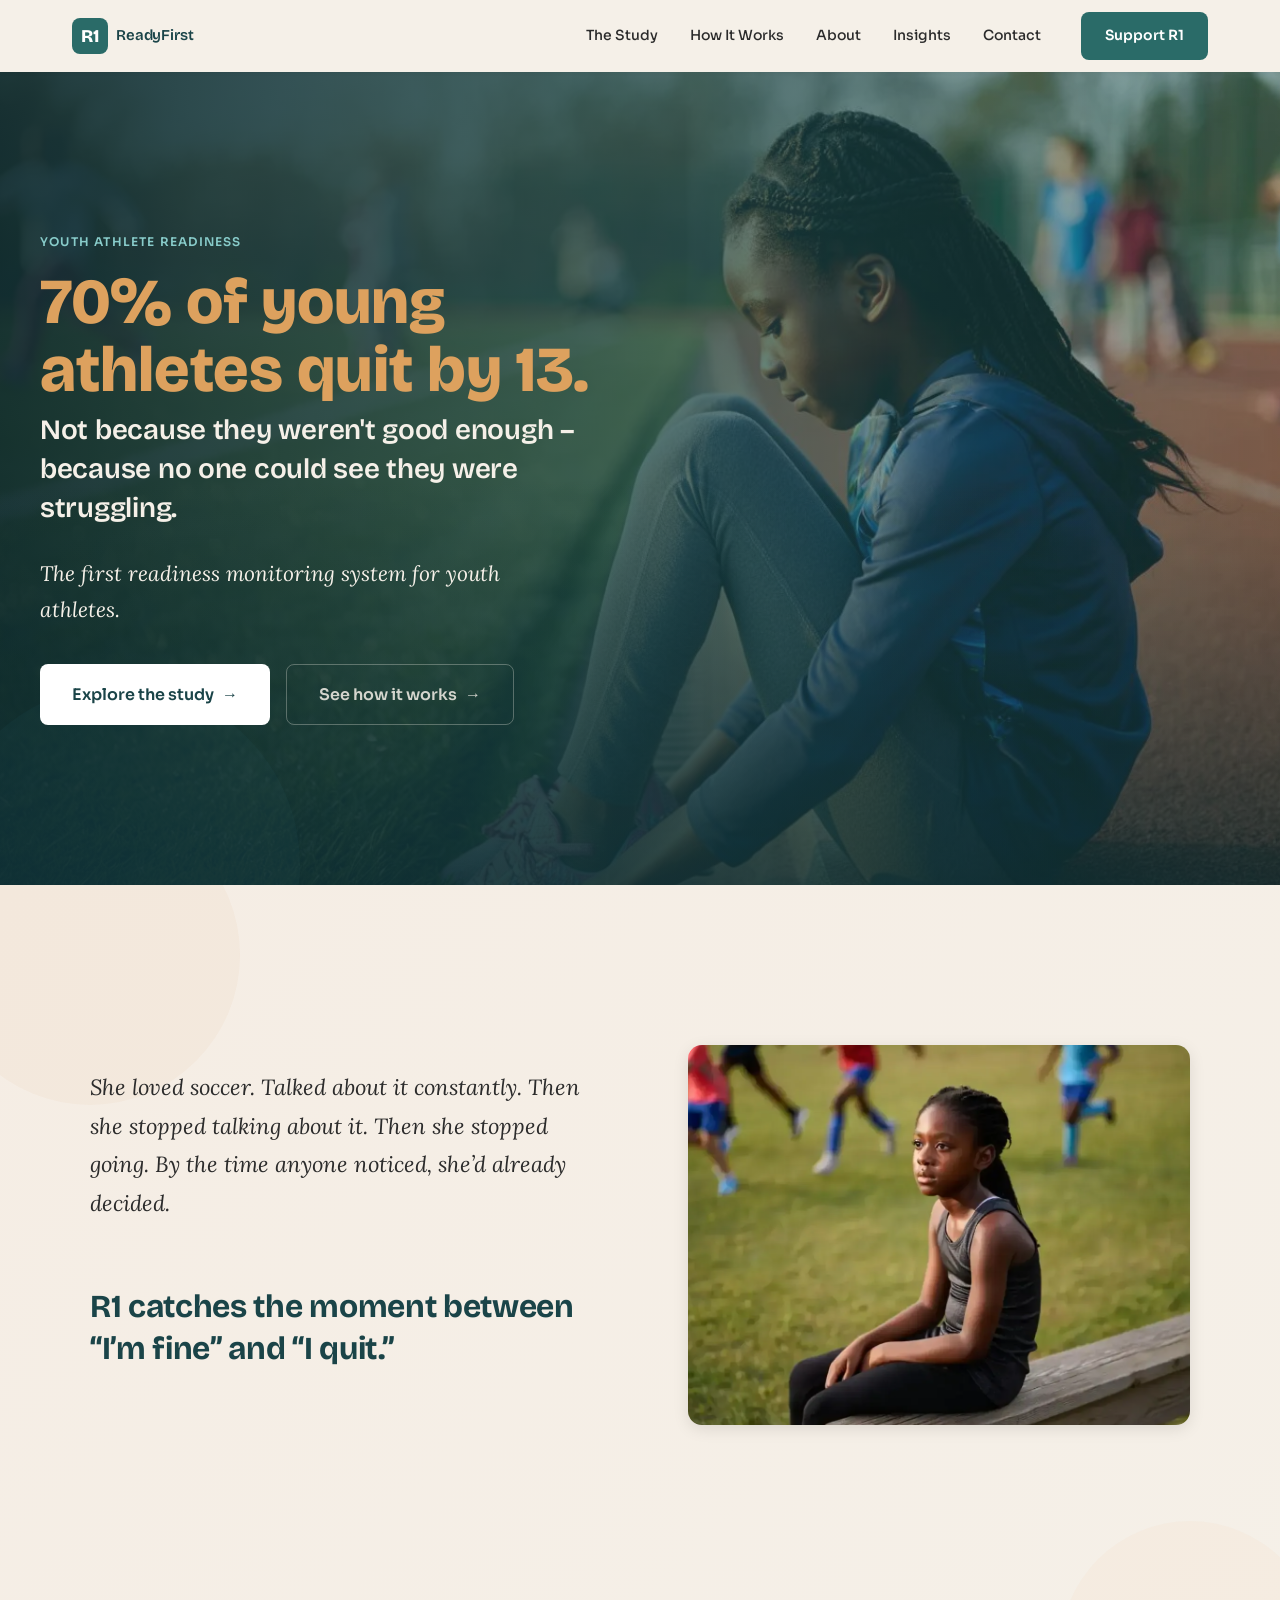
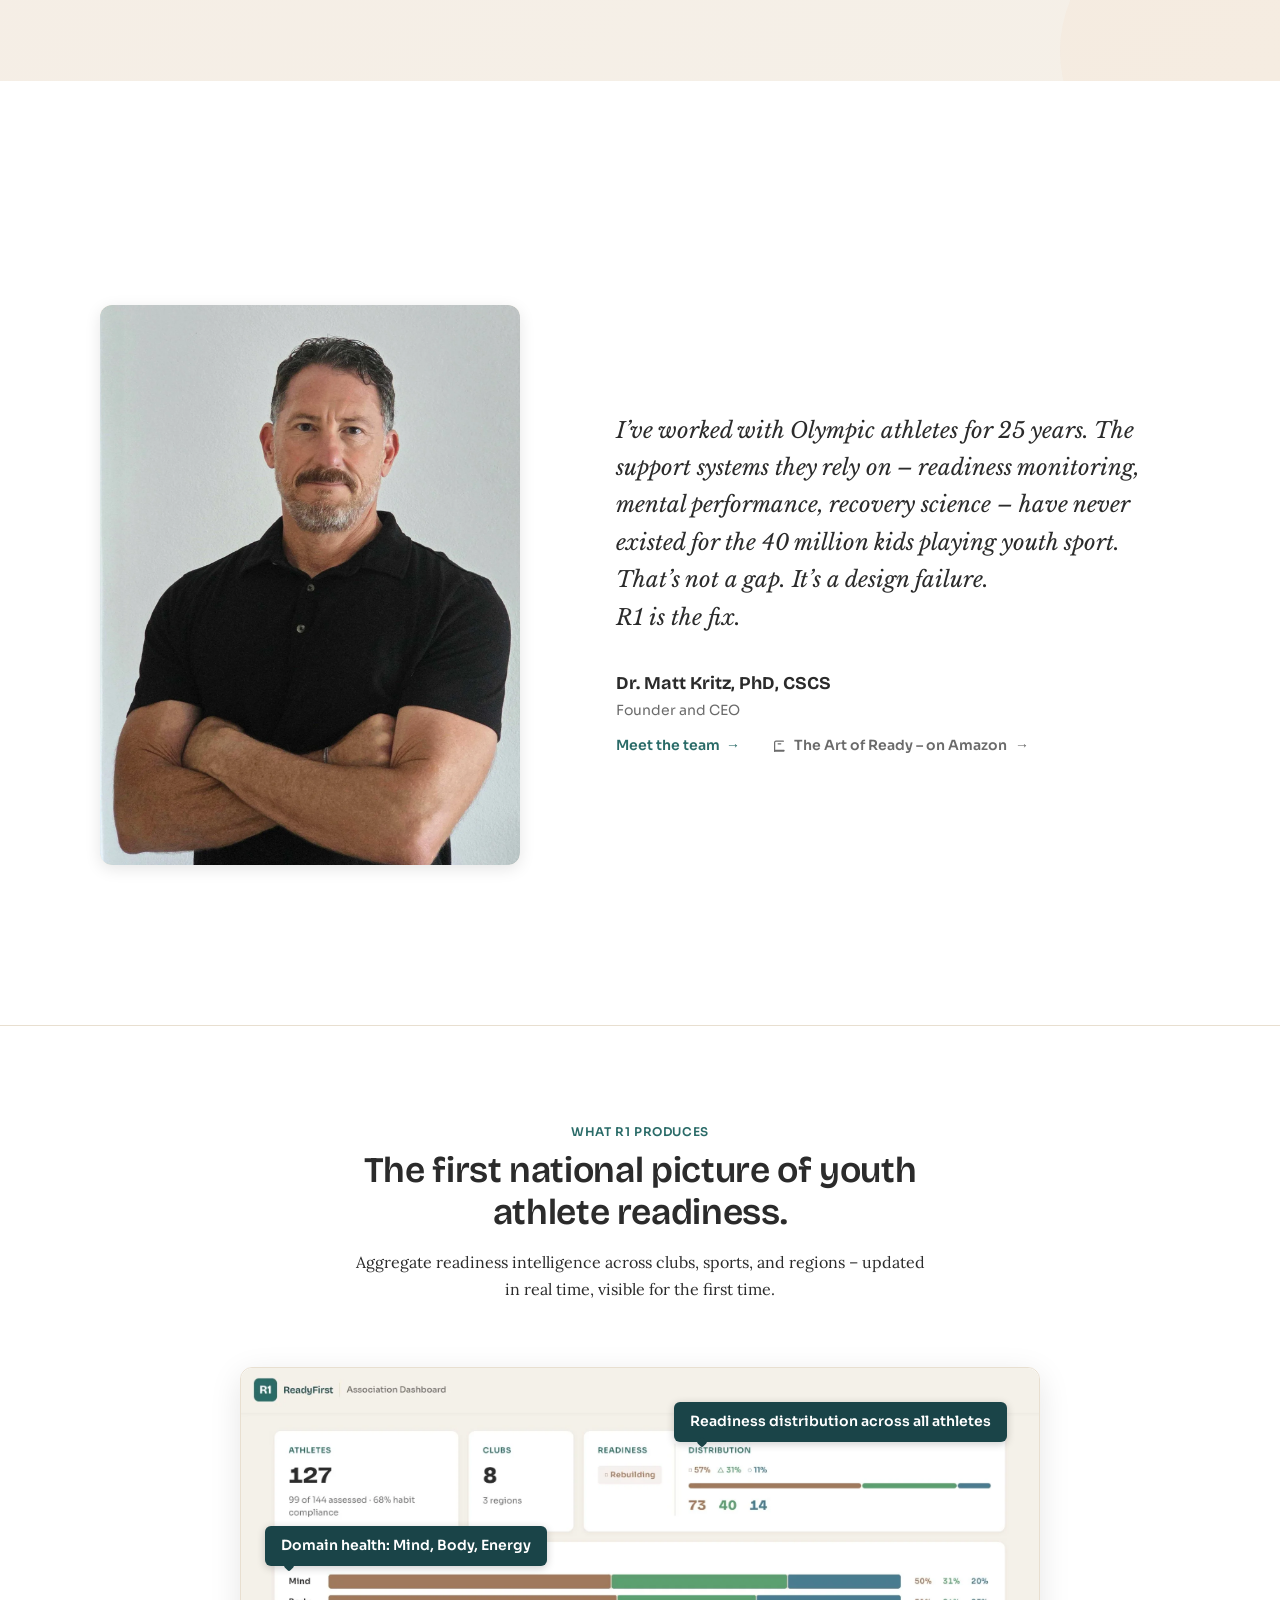
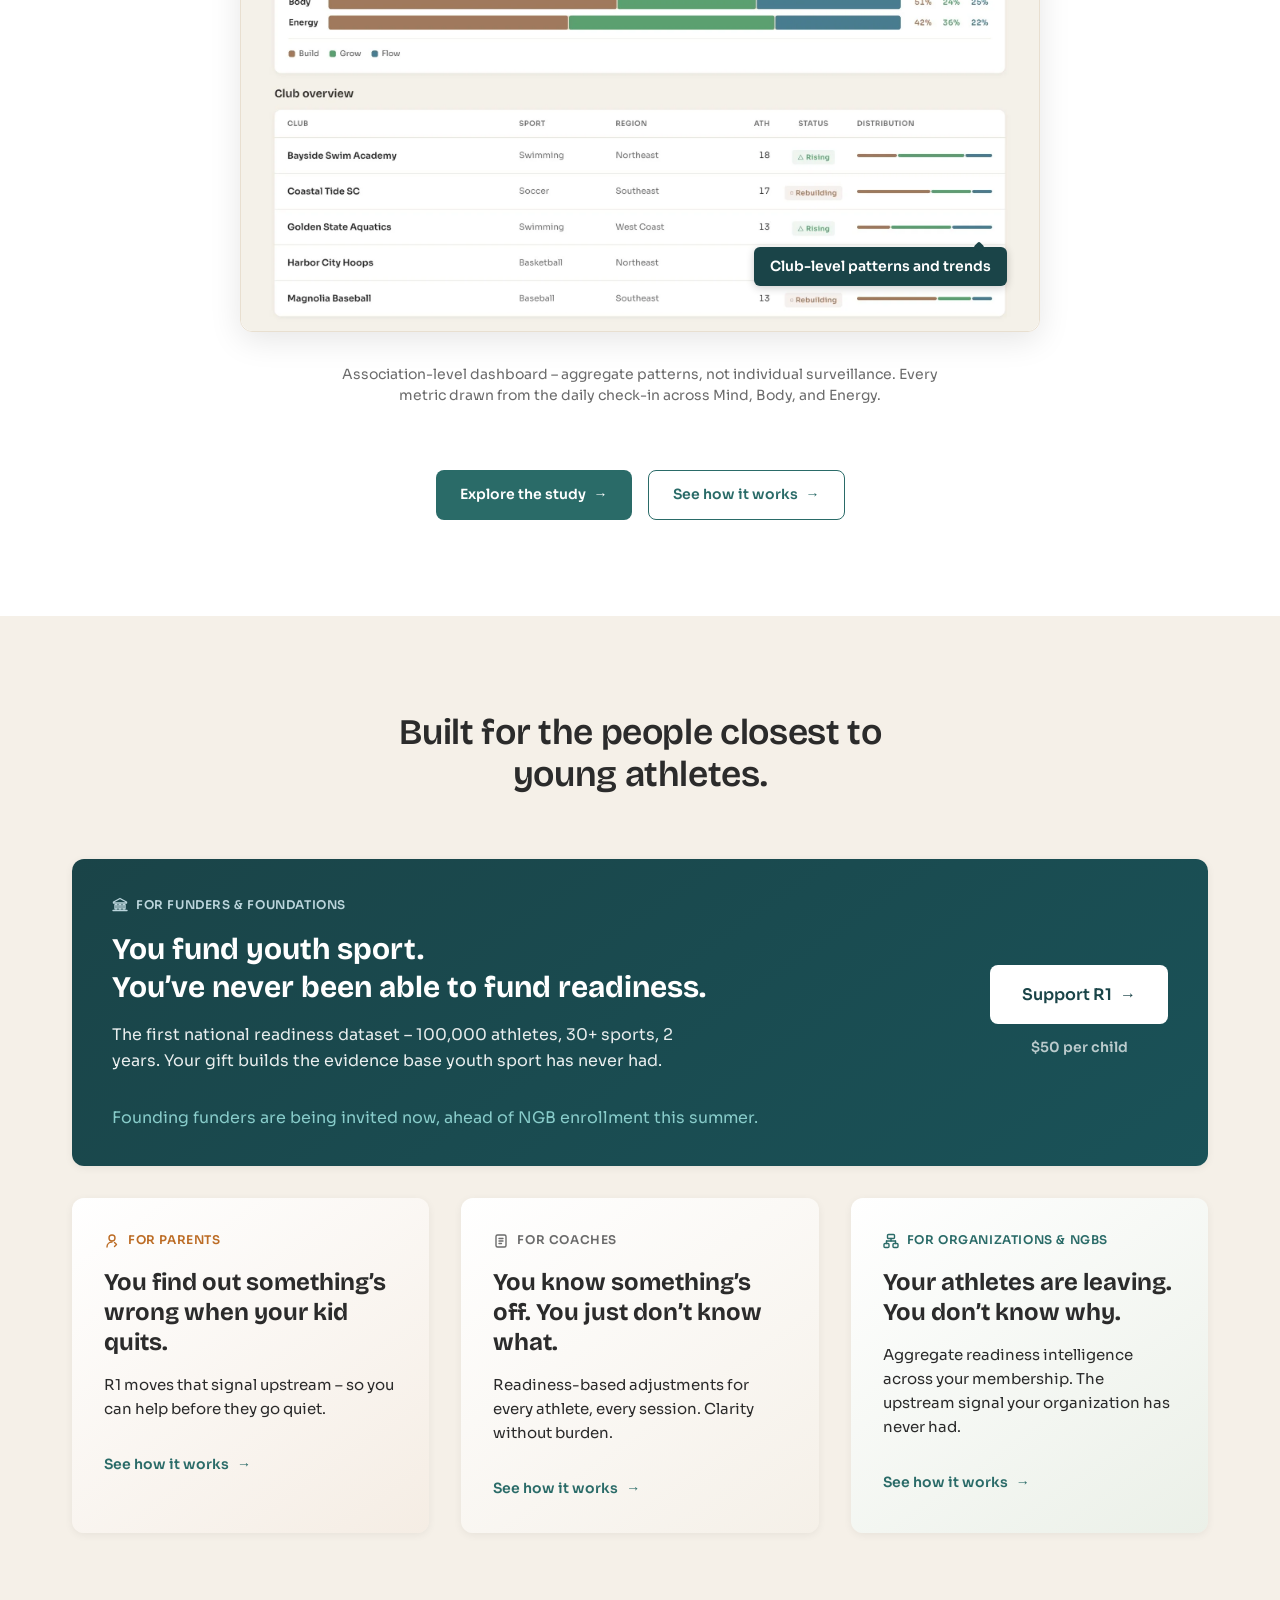
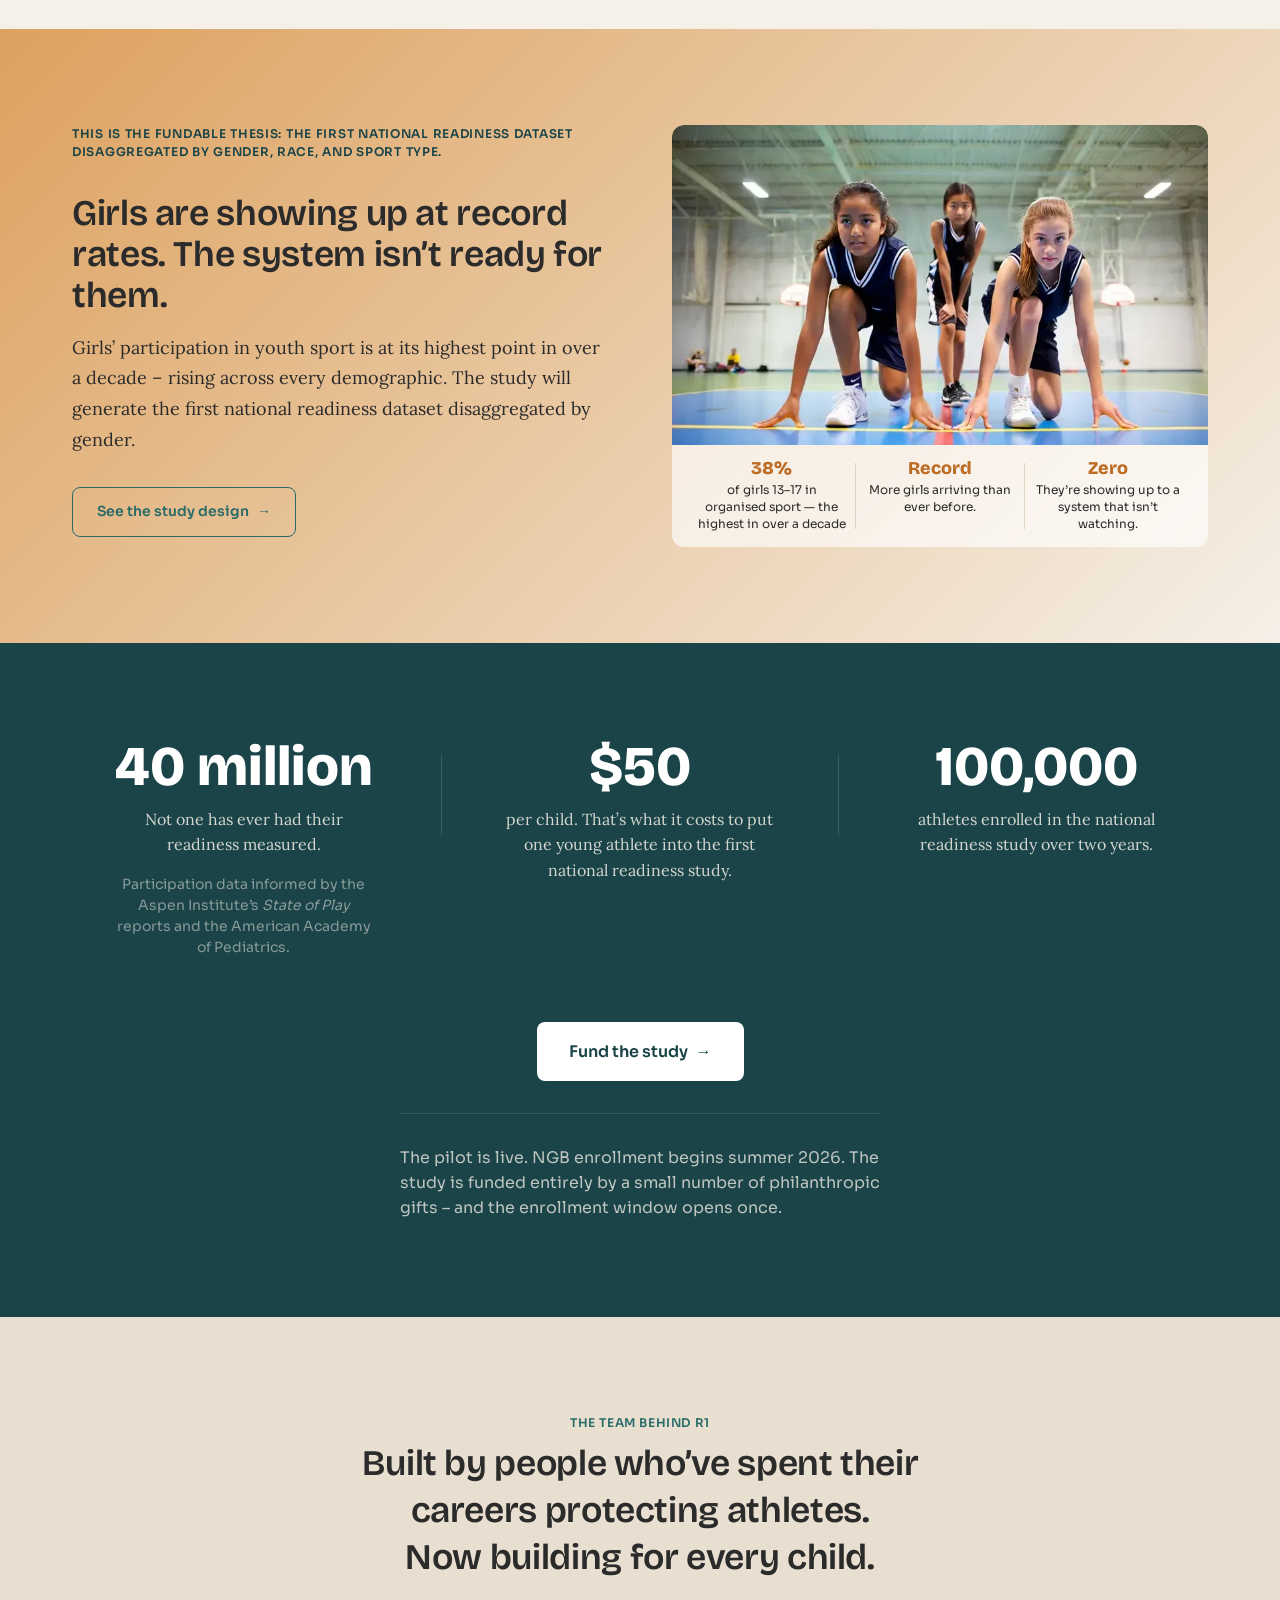
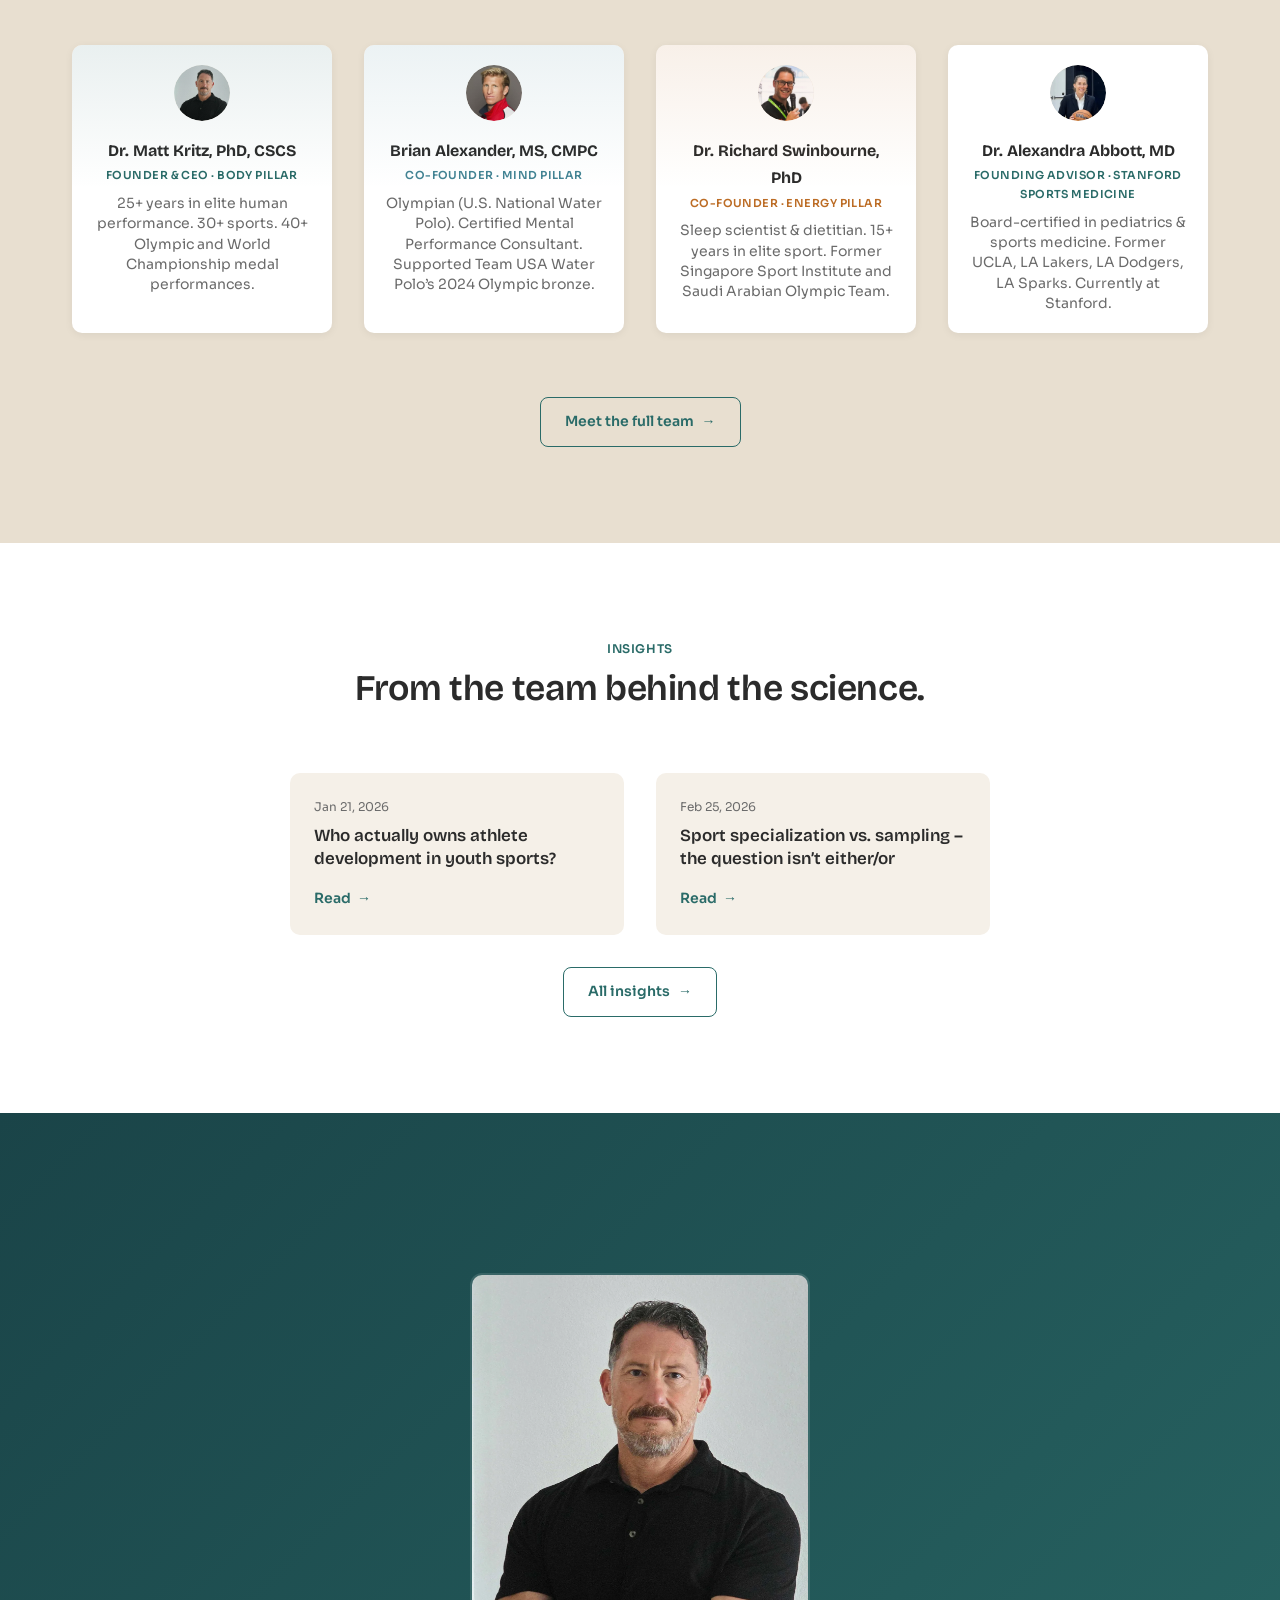
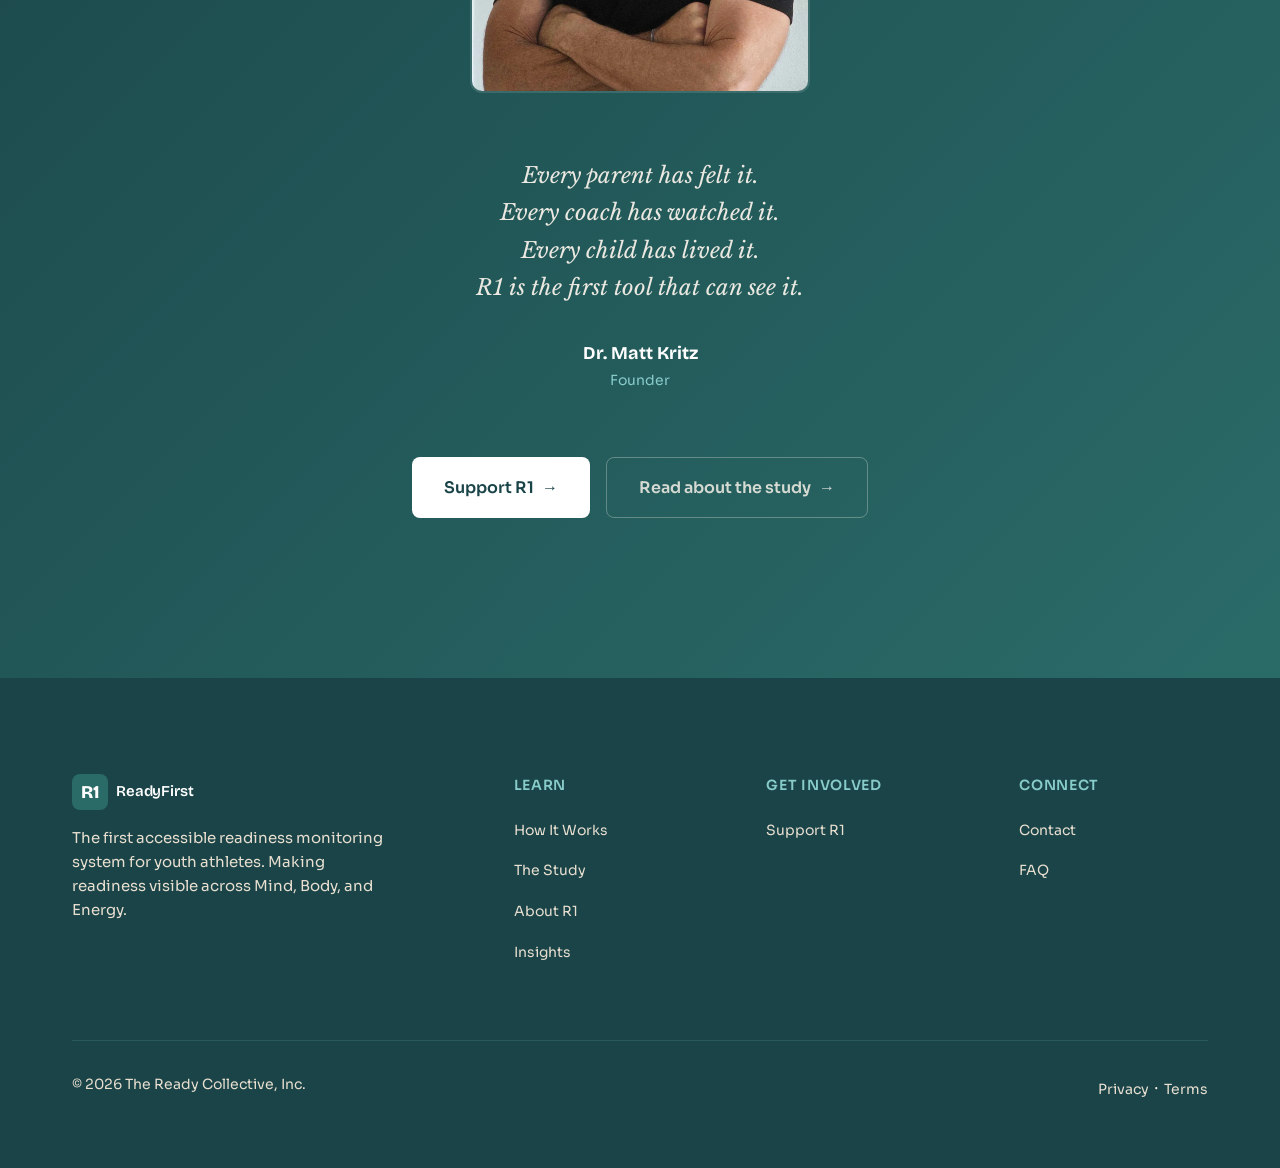
<file: index.html>
<!DOCTYPE html>
<html lang="en">
<head>
<meta charset="UTF-8">
<meta name="viewport" content="width=device-width, initial-scale=1.0">
<title>R1 ReadyFirst – Youth Athlete Readiness Monitoring</title>
<meta name="description" content="R1 is the first accessible readiness monitoring system for youth athletes. Making readiness visible across Mind, Body, and Energy.">
<meta property="og:title" content="R1 ReadyFirst – Youth Athlete Readiness Monitoring">
<meta property="og:description" content="R1 is the first accessible readiness monitoring system for youth athletes. Making readiness visible across Mind, Body, and Energy.">
<meta property="og:image" content="https://www.readyfirst.com/img/og-card.png">
<meta property="og:type" content="website">
<meta property="og:url" content="https://www.readyfirst.com/">
<link rel="preconnect" href="https://fonts.googleapis.com">
<link rel="preconnect" href="https://fonts.gstatic.com" crossorigin>
<link href="https://fonts.googleapis.com/css2?family=Bricolage+Grotesque:wght@600;700;800&family=Lora:ital,wght@0,400;0,700;1,400&family=Libre+Baskerville:ital,wght@0,400;0,700;1,400&family=Sora:wght@400;500;600&display=swap" rel="stylesheet">
<link rel="stylesheet" href="css/shared.css">
<link rel="stylesheet" href="css/home.css">
<link rel="icon" href="data:image/svg+xml,%3Csvg xmlns=%27http://www.w3.org/2000/svg%27 viewBox=%270 0 36 36%27%3E%3Crect width=%2736%27 height=%2736%27 rx=%278%27 fill=%27%232D6A4F%27/%3E%3Ctext x=%2718%27 y=%2725%27 font-family=%27sans-serif%27 font-weight=%27800%27 font-size=%2718%27 fill=%27white%27 text-anchor=%27middle%27%3ER1%3C/text%3E%3C/svg%3E">
</head>
<body>

<!-- NAV -->
<a href="#main" class="skip-to-content">Skip to content</a>
<nav class="site-nav" role="navigation" aria-label="Main navigation">
  <div class="container">
    <a href="index.html" class="nav-logo"><span class="logo-mark">R1</span>ReadyFirst</a>
    <ul class="nav-links" id="navLinks">
      <li><a href="study.html">The Study</a></li>
      <li><a href="how-it-works.html">How It Works</a></li>
      <li><a href="about.html">About</a></li>
      <li><a href="blog.html">Insights</a></li>
      <li><a href="contact.html">Contact</a></li>
      <li><a href="support.html" class="btn btn--primary">Support R1</a></li>
    </ul>
    <button class="nav-toggle" aria-label="Toggle menu" onclick="document.getElementById('navLinks').classList.toggle('open')"><svg viewBox="0 0 24 24" fill="none" stroke="currentColor" stroke-width="2" stroke-linecap="round"><line x1="3" y1="6" x2="21" y2="6"/><line x1="3" y1="12" x2="21" y2="12"/><line x1="3" y1="18" x2="21" y2="18"/></svg></button>
  </div>
</nav>

<!-- HERO -->
<section id="main" class="hero">
  <div class="hero__bg-placeholder" role="img" aria-label="A youth athlete sitting alone on a bench at the edge of a field, other children playing in the background, late afternoon light">
</div>
  <div class="hero__inner">
    <div class="hero__content">
      <span class="hero__eyebrow">Youth athlete readiness</span>
      <h1 >
        <span class="hero__stat">70% of young athletes quit by 13.</span>
        <span class="hero__explain">Not because they weren't good enough – because no one could see they were struggling.</span>
      </h1>
      <p class="hero__sub">The first readiness monitoring system for youth athletes.</p>
      <div class="hero__actions">
        <a href="study.html" class="btn btn--hero">Explore the study <span class="arrow">&rarr;</span></a>
        <a href="how-it-works.html" class="btn btn--hero-ghost">See how it works <span class="arrow">&rarr;</span></a>
      </div>
    </div>
  </div>
</section>

<!-- STORY VIGNETTE -->
<section class="vignette fade-in">
  <div class="vignette__inner">
    <div class="vignette__text">
      <p class="vignette__story">She loved soccer. Talked about it constantly. Then she stopped talking about it. Then she stopped going. By the time anyone noticed, she&rsquo;d already decided.</p>
      <h2 class="vignette__turn">R1 catches the moment between <br class="mobile-br">&ldquo;I&rsquo;m fine&rdquo; and &ldquo;I quit.&rdquo;</h2>
    </div>
    <div class="vignette__img-wrap">
      <img src="img/girl-bench-sideline.webp" alt="A young athlete sitting alone on a bench at the edge of the field, others playing behind her" loading="lazy" class="img-cover" style="height:380px;object-position:center 30%;transform:scale(1.15);transform-origin:center center">
    </div>
  </div>
</section>

<!-- MATT'S VOICE -->
<section class="matt-voice section fade-in">
  <div class="container">
    <div class="matt-voice__grid">
      <div class="matt-voice__photo">
        <div class="matt-voice__photo-rect">
          <img src="img/matt-kritz-portrait.webp" alt="Dr. Matt Kritz, Founder and CEO" class="img-cover img-cover--rounded img-cover--top">
        </div>
      </div>
      <div class="matt-voice__content">
        <blockquote>I&rsquo;ve worked with Olympic athletes for 25 years. The support systems they rely on &ndash; readiness monitoring, mental performance, recovery science &ndash; have never existed for the 40 million kids playing youth sport. That&rsquo;s not a gap. It&rsquo;s a design failure.<br>R1 is the fix.</blockquote>
        <div class="matt-voice__attribution">
          <div class="matt-voice__name">Dr. Matt Kritz, PhD, CSCS</div>
          <div class="matt-voice__role">Founder and CEO</div>
        </div>
        <div class="matt-voice__links">
          <a href="about.html" class="matt-voice__link">Meet the team <span class="arrow">&rarr;</span></a>
          <a href="https://us.amazon.com/Art-Ready-Train-Energy-Thrive/dp/B0FWX7GK8J" target="_blank" rel="noopener" class="matt-voice__link matt-voice__link--book"><svg viewBox="0 0 16 16" fill="none" stroke="currentColor" stroke-width="1.4" stroke-linecap="round" stroke-linejoin="round" width="14" height="14"><path d="M3 14V4a1.5 1.5 0 011.5-1.5H13"/><path d="M3 14h10a.75.75 0 00.75-.75V13H4a.75.75 0 00-.75.75z"/><line x1="7" y1="5.5" x2="10" y2="5.5"/></svg> The Art of Ready &ndash; on Amazon <span class="arrow">&rarr;</span></a>
        </div>
      </div>
    </div>
  </div>
</section>

<!-- PRODUCT GLIMPSE — moved ahead of audience cards so funders see proof before self-selecting -->
<section class="product-glimpse section fade-in">
  <div class="container">
    <div class="product-glimpse__header">
      <span class="section-eyebrow section-eyebrow--sky">What R1 produces</span>
      <h2>The first national picture of youth athlete readiness.</h2>
      <p>Aggregate readiness intelligence across clubs, sports, and regions &ndash; updated in real time, visible for the first time.</p>
    </div>
    <div class="product-glimpse__frame">
      <div class="product-glimpse__annotated">
        <img src="img/dashboard-preview.webp" alt="R1 association dashboard showing regional overview, readiness distribution, club rankings, and athlete readiness states" loading="lazy">
        <span class="pg-callout pg-callout--1">Readiness distribution across all athletes</span>
        <span class="pg-callout pg-callout--2">Domain health: Mind, Body, Energy</span>
        <span class="pg-callout pg-callout--3">Club-level patterns and trends</span>
      </div>
    </div>
    <p class="product-glimpse__caption">Association-level dashboard &ndash; aggregate patterns, not individual surveillance. Every metric drawn from the daily check-in across Mind, Body, and Energy.</p>
    <div class="product-glimpse__actions">
      <a href="study.html" class="btn btn--primary">Explore the study <span class="arrow">&rarr;</span></a>
      <a href="how-it-works.html" class="btn btn--secondary">See how it works <span class="arrow">&rarr;</span></a>
    </div>
  </div>
</section>

<!-- AUDIENCE CARDS — funder card leads full-width, others in 3-col row -->
<section class="audiences fade-in">
  <div class="container">
    <div class="audiences__header">
      <h2>Built for the people closest to young athletes.</h2>
    </div>
    <a href="support.html" class="card card--lg card--funder card--funder-featured">
      <div class="card--funder-featured__inner">
        <div>
          <div class="card__eyebrow"><svg viewBox="0 0 16 16" fill="none" stroke="currentColor" stroke-width="1.4" stroke-linecap="round" stroke-linejoin="round"><path d="M8 1.5L1.5 5v1h13V5L8 1.5z"/><rect x="3" y="7.5" width="2" height="4.5" rx=".5"/><rect x="7" y="7.5" width="2" height="4.5" rx=".5"/><rect x="11" y="7.5" width="2" height="4.5" rx=".5"/><line x1="1" y1="13.5" x2="15" y2="13.5"/></svg>For Funders &amp; Foundations</div>
          <h3 class="card__title">You fund youth sport.<br class="desktop-br"> You&rsquo;ve never been able to fund readiness.</h3>
          <p class="card__body">The first national readiness dataset &ndash; 100,000 athletes, 30+ sports, 2 years. Your gift builds the evidence base youth sport has never had.</p>
          <p class="card__body--timing gtm-signal gtm-signal--dark">Founding funders are being invited now, ahead of NGB enrollment this summer.</p>
        </div>
        <div class="card--funder-featured__cta-col">
          <span class="btn btn--hero card-cta-label">Support R1 <span class="arrow">&rarr;</span></span>
          <span class="card--funder-featured__sub">$50 per child</span>
        </div>
      </div>
    </a>
<div class="audience-grid audience-grid--trio">
      <a href="how-it-works.html" class="card card--parent">
        <div class="card__eyebrow card__eyebrow--parent"><svg viewBox="0 0 16 16" fill="none" stroke="currentColor" stroke-width="1.4" stroke-linecap="round" stroke-linejoin="round"><path d="M8 8c1.7 0 3-1.3 3-3S9.7 2 8 2 5 3.3 5 5s1.3 3 3 3z"/><path d="M3 14c0-2.8 2.2-5 5-5m2.5.5l2 2-2 2"/></svg>For Parents</div>
        <h3 class="card__title">You find out something&rsquo;s wrong when your kid quits.</h3>
        <p class="card__body">R1 moves that signal upstream &ndash; so you can help before they go quiet.</p>
        <span class="card__cta card__cta--parent">See how it works <span class="arrow">&rarr;</span></span>
      </a>
      <a href="how-it-works.html" class="card card--coach">
        <div class="card__eyebrow card__eyebrow--coach"><svg viewBox="0 0 16 16" fill="none" stroke="currentColor" stroke-width="1.4" stroke-linecap="round" stroke-linejoin="round"><rect x="3" y="2" width="10" height="12" rx="1.5"/><line x1="6" y1="5.5" x2="10" y2="5.5"/><line x1="6" y1="8" x2="10" y2="8"/><line x1="6" y1="10.5" x2="8.5" y2="10.5"/></svg>For Coaches</div>
        <h3 class="card__title">You know something&rsquo;s off. You just don&rsquo;t know what.</h3>
        <p class="card__body">Readiness-based adjustments for every athlete, every session. Clarity without burden.</p>
        <span class="card__cta card__cta--coach">See how it works <span class="arrow">&rarr;</span></span>
      </a>
      <a href="how-it-works.html" class="card card--org">
        <div class="card__eyebrow card__eyebrow--org"><svg viewBox="0 0 16 16" fill="none" stroke="currentColor" stroke-width="1.4" stroke-linecap="round" stroke-linejoin="round"><rect x="4.5" y="1.5" width="7" height="4" rx="1"/><rect x="1" y="10.5" width="5" height="4" rx="1"/><rect x="10" y="10.5" width="5" height="4" rx="1"/><line x1="8" y1="5.5" x2="8" y2="8"/><line x1="3.5" y1="8" x2="12.5" y2="8"/><line x1="3.5" y1="8" x2="3.5" y2="10.5"/><line x1="12.5" y1="8" x2="12.5" y2="10.5"/></svg>For Organizations &amp; NGBs</div>
        <h3 class="card__title">Your athletes are leaving. You don&rsquo;t know why.</h3>
        <p class="card__body">Aggregate readiness intelligence across your membership. The upstream signal your organization has never had.</p>
        <span class="card__cta card__cta--org">See how it works <span class="arrow">&rarr;</span></span>
      </a>
    </div>
  </div>
</section>

<!-- GIRLS-IN-SPORT -->
<section class="girls-sport fade-in">
  <div class="container">
    <div class="girls-sport__inner">
      <div class="girls-sport__content">
        <p class="girls-sport__bridge">This is the fundable thesis: the first national readiness dataset disaggregated by gender, race, and sport type.</p>
        <h2>Girls are showing up at record rates. The system isn&rsquo;t ready for them.</h2>
        <p>Girls&rsquo; participation in youth sport is at its highest point in over a decade &ndash; rising across every demographic. The study will generate the first national readiness dataset disaggregated by gender.</p>
        <a href="study.html" class="btn btn--secondary">See the study design <span class="arrow">&rarr;</span></a>
      </div>
      <div class="girls-sport__right">
        <div class="girls-sport__img-wrap">
          <img src="img/girls-basketball-startline.webp" alt="Three girls in basketball uniforms at the start line in a gym, focused and ready" loading="lazy" class="img-cover" style="height:320px;object-position:center top;border-radius:12px 12px 0 0">
        </div>
        <div class="gs-stats-row">
          <div class="gs-stats-row__item">
            <div class="gs-stats-row__number">38%</div>
            <div class="gs-stats-row__caption">of girls 13&ndash;17 in organised sport &mdash; the highest in over a decade</div>
          </div>
          <div class="gs-stats-row__divider"></div>
          <div class="gs-stats-row__item">
            <div class="gs-stats-row__number">Record</div>
            <div class="gs-stats-row__caption">More girls arriving than ever before.</div>
          </div>
          <div class="gs-stats-row__divider"></div>
          <div class="gs-stats-row__item">
            <div class="gs-stats-row__number">Zero</div>
            <div class="gs-stats-row__caption">They&rsquo;re showing up to a system that isn&rsquo;t watching.</div>
          </div>
        </div>
      </div>
    </div>
  </div>
</section>

<!-- SCALE STATS — funding opportunity, right after the thesis -->
<section class="scale-stats scale-stats--elevated section fade-in">
  <div class="container">
    <div class="scale-stats__grid">
      <div class="scale-stats__item">
        <div class="scale-stats__number">40 million</div>
        <div class="scale-stats__context">Not one has ever had their readiness measured.</div>
        <div class="scale-stats__source">Participation data informed by the Aspen Institute&rsquo;s <em>State of Play</em> reports and the American Academy of Pediatrics.</div>
      </div>
      <div class="scale-stats__divider"></div>
      <div class="scale-stats__item">
        <div class="scale-stats__number">$50</div>
        <div class="scale-stats__context">per child. That&rsquo;s what it costs to put one young athlete into the first national readiness study.</div>
      </div>
      <div class="scale-stats__divider"></div>
      <div class="scale-stats__item">
        <div class="scale-stats__number">100,000</div>
        <div class="scale-stats__context">athletes enrolled in the national readiness study over two years.</div>
      </div>
    </div>
    <div class="scale-stats__cta">
      <a href="support.html" class="btn btn--primary btn--lg">Fund the study <span class="arrow">&rarr;</span></a>
    </div>
    <p class="scale-stats__timing gtm-signal">The pilot is live. NGB enrollment begins summer 2026. The study is funded entirely by a small number of philanthropic gifts &ndash; and the enrollment window opens once.</p>
  </div>
</section>

<!-- TEAM STRIPE -->
<section class="team-stripe fade-in">
  <div class="container">
    <div class="team-stripe__header">
      <span class="section-eyebrow">The team behind R1</span>
      <h2 class="team-headline-stack"><span>Built by people who&rsquo;ve spent their careers protecting athletes.</span> <span>Now building for every child.</span></h2>
    </div>
    <div class="team-row team-row--four">
      <div class="team-card team-card--body">
        <div class="team-card__avatar"><img src="img/matt-kritz-portrait.webp" alt="Dr. Matt Kritz, Founder and CEO" class="img-cover img-cover--circle img-cover--top"></div>
        <div class="team-name">Dr. Matt Kritz, PhD, CSCS</div>
        <div class="team-role team-role--advisor">Founder &amp; CEO &middot; Body pillar</div>
        <div class="team-cred">25+ years in elite human performance. 30+ sports. 40+ Olympic and World Championship medal performances.</div>
      </div>
      <div class="team-card team-card--mind">
        <div class="team-card__avatar"><img src="img/team-brian.webp" alt="Brian Alexander" class="img-cover img-cover--circle img-cover--top"></div>
        <div class="team-name">Brian Alexander, MS, CMPC</div>
        <div class="team-role team-role--mind">Co-Founder &middot; Mind pillar</div>
        <div class="team-cred">Olympian (U.S. National Water Polo). Certified Mental Performance Consultant. Supported Team USA Water Polo&rsquo;s 2024 Olympic bronze.</div>
      </div>
      <div class="team-card team-card--energy">
        <div class="team-card__avatar"><img src="img/team-richard.webp" alt="Dr. Richard Swinbourne" class="img-cover img-cover--circle img-cover--top"></div>
        <div class="team-name">Dr. Richard Swinbourne, PhD</div>
        <div class="team-role team-role--energy">Co-Founder &middot; Energy pillar</div>
        <div class="team-cred">Sleep scientist &amp; dietitian. 15+ years in elite sport. Former Singapore Sport Institute and Saudi Arabian Olympic Team.</div>
      </div>
      <div class="team-card">
        <div class="team-card__avatar"><img src="img/team-abbott.webp" alt="Dr. Alexandra Abbott" class="img-cover img-cover--circle img-cover--top"></div>
        <div class="team-name">Dr. Alexandra Abbott, MD</div>
        <div class="team-role team-role--advisor">Founding Advisor &middot; Stanford Sports Medicine</div>
        <div class="team-cred">Board-certified in pediatrics &amp; sports medicine. Former UCLA, LA Lakers, LA Dodgers, LA Sparks. Currently at Stanford.</div>
      </div>
    </div>
    <div class="team-stripe__cta">
      <a href="about.html" class="btn btn--secondary">Meet the full team <span class="arrow">&rarr;</span></a>
    </div>
  </div>
</section>


<!-- INSIGHTS -->
<section class="insights-stripe section fade-in">
  <div class="container">
    <div class="insights-stripe__header">
      <span class="section-eyebrow">Insights</span>
      <h2>From the team behind the science.</h2>
    </div>
    <div class="insights-stripe__pair">
      <a href="blog/who-owns-athlete-development.html" class="insights-card">
        <div class="insights-card__date">Jan 21, 2026</div>
        <div class="insights-card__title">Who actually owns athlete development in youth sports?</div>
        <span class="insights-card__read">Read <span class="arrow">&rarr;</span></span>
      </a>
      <a href="blog/sport-specialization-vs-sampling.html" class="insights-card">
        <div class="insights-card__date">Feb 25, 2026</div>
        <div class="insights-card__title">Sport specialization vs. sampling &ndash; the question isn&rsquo;t either/or</div>
        <span class="insights-card__read">Read <span class="arrow">&rarr;</span></span>
      </a>
    </div>
    <div class="insights-stripe__more">
      <a href="blog.html" class="btn btn--secondary">All insights <span class="arrow">&rarr;</span></a>
    </div>
  </div>
</section>

<!-- CLOSING CTA -->
<section class="closing-cta section fade-in">
  <div class="container">
    <div class="closing-cta__stack">
      <div class="closing-cta__photo">
        <div class="closing-cta__photo-sm">
          <img src="img/matt-kritz-portrait.webp" alt="Dr. Matt Kritz, Founder and CEO" class="img-cover img-cover--top">
        </div>
      </div>
      <blockquote class="closing-cta__blockquote">Every parent has felt it.<br class="desktop-br"> Every coach has watched it.<br class="desktop-br"> Every child has lived it.<br class="desktop-br"> R1 is the first tool that can see it.</blockquote>
      <div class="closing-cta__attribution">
        <div class="closing-cta__name">Dr. Matt Kritz</div>
        <div class="closing-cta__role">Founder</div>
      </div>
      <div class="closing-cta__actions">
        <a href="support.html" class="btn btn--hero btn--lg">Support R1 <span class="arrow">&rarr;</span></a>
        <a href="study.html" class="btn btn--hero-ghost btn--lg">Read about the study <span class="arrow">&rarr;</span></a>
      </div>
    </div>
  </div>
</section>

<!-- FOOTER -->
<footer class="site-footer" role="contentinfo">
  <div class="container">
    <div class="footer-grid">
      <div class="footer-brand"><a href="index.html" class="nav-logo"><span class="logo-mark">R1</span>ReadyFirst</a><p>The first accessible readiness monitoring system for youth athletes. Making readiness visible across Mind, Body, and Energy.</p></div>
      <div class="footer-col"><h4>Learn</h4><ul><li><a href="how-it-works.html">How It Works</a></li><li><a href="study.html">The Study</a></li><li><a href="about.html">About R1</a></li><li><a href="blog.html">Insights</a></li></ul></div>
      <div class="footer-col"><h4>Get Involved</h4><ul><li><a href="support.html">Support R1</a></li></ul></div>
      <div class="footer-col"><h4>Connect</h4><ul><li><a href="contact.html">Contact</a></li><li><a href="faq.html">FAQ</a></li></ul></div>
    </div>
    <div class="footer-bottom"><p>&copy; 2026 The Ready Collective, Inc.</p><div><a href="#">Privacy</a> &middot; <a href="#">Terms</a></div></div>
  </div>
</footer>

<script>
const observer=new IntersectionObserver(e=>{e.forEach(e=>{e.isIntersecting&&e.target.classList.add("visible")})},{threshold:.1,rootMargin:"0px 0px -40px 0px"});
document.querySelectorAll(".fade-in").forEach(el=>observer.observe(el));
document.querySelectorAll(".nav-links a:not(.nav-dropdown__trigger)").forEach(a=>{a.addEventListener("click",()=>{document.getElementById("navLinks").classList.remove("open")})});
document.querySelectorAll(".nav-dropdown__trigger").forEach(btn=>{btn.addEventListener("click",()=>{btn.closest(".nav-dropdown").classList.toggle("open")})});
</script>
</body>
</html>
</file>
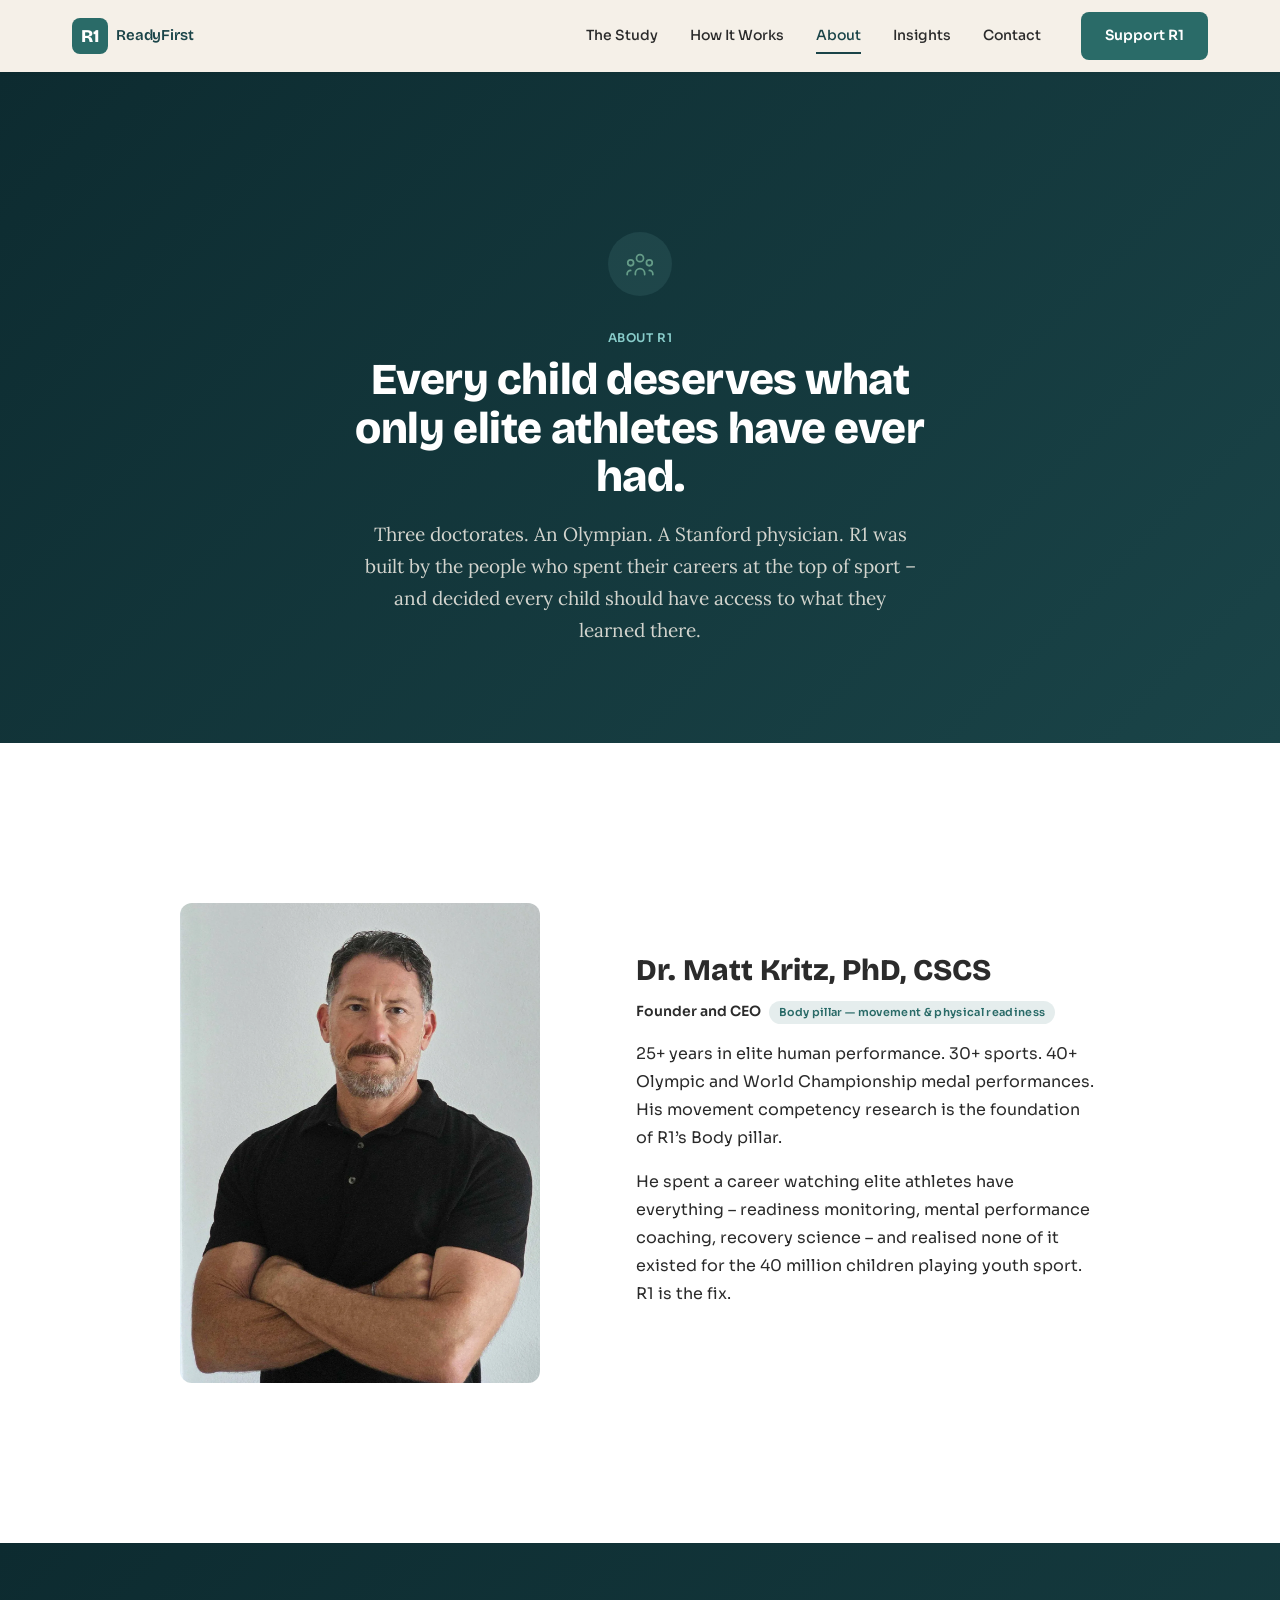
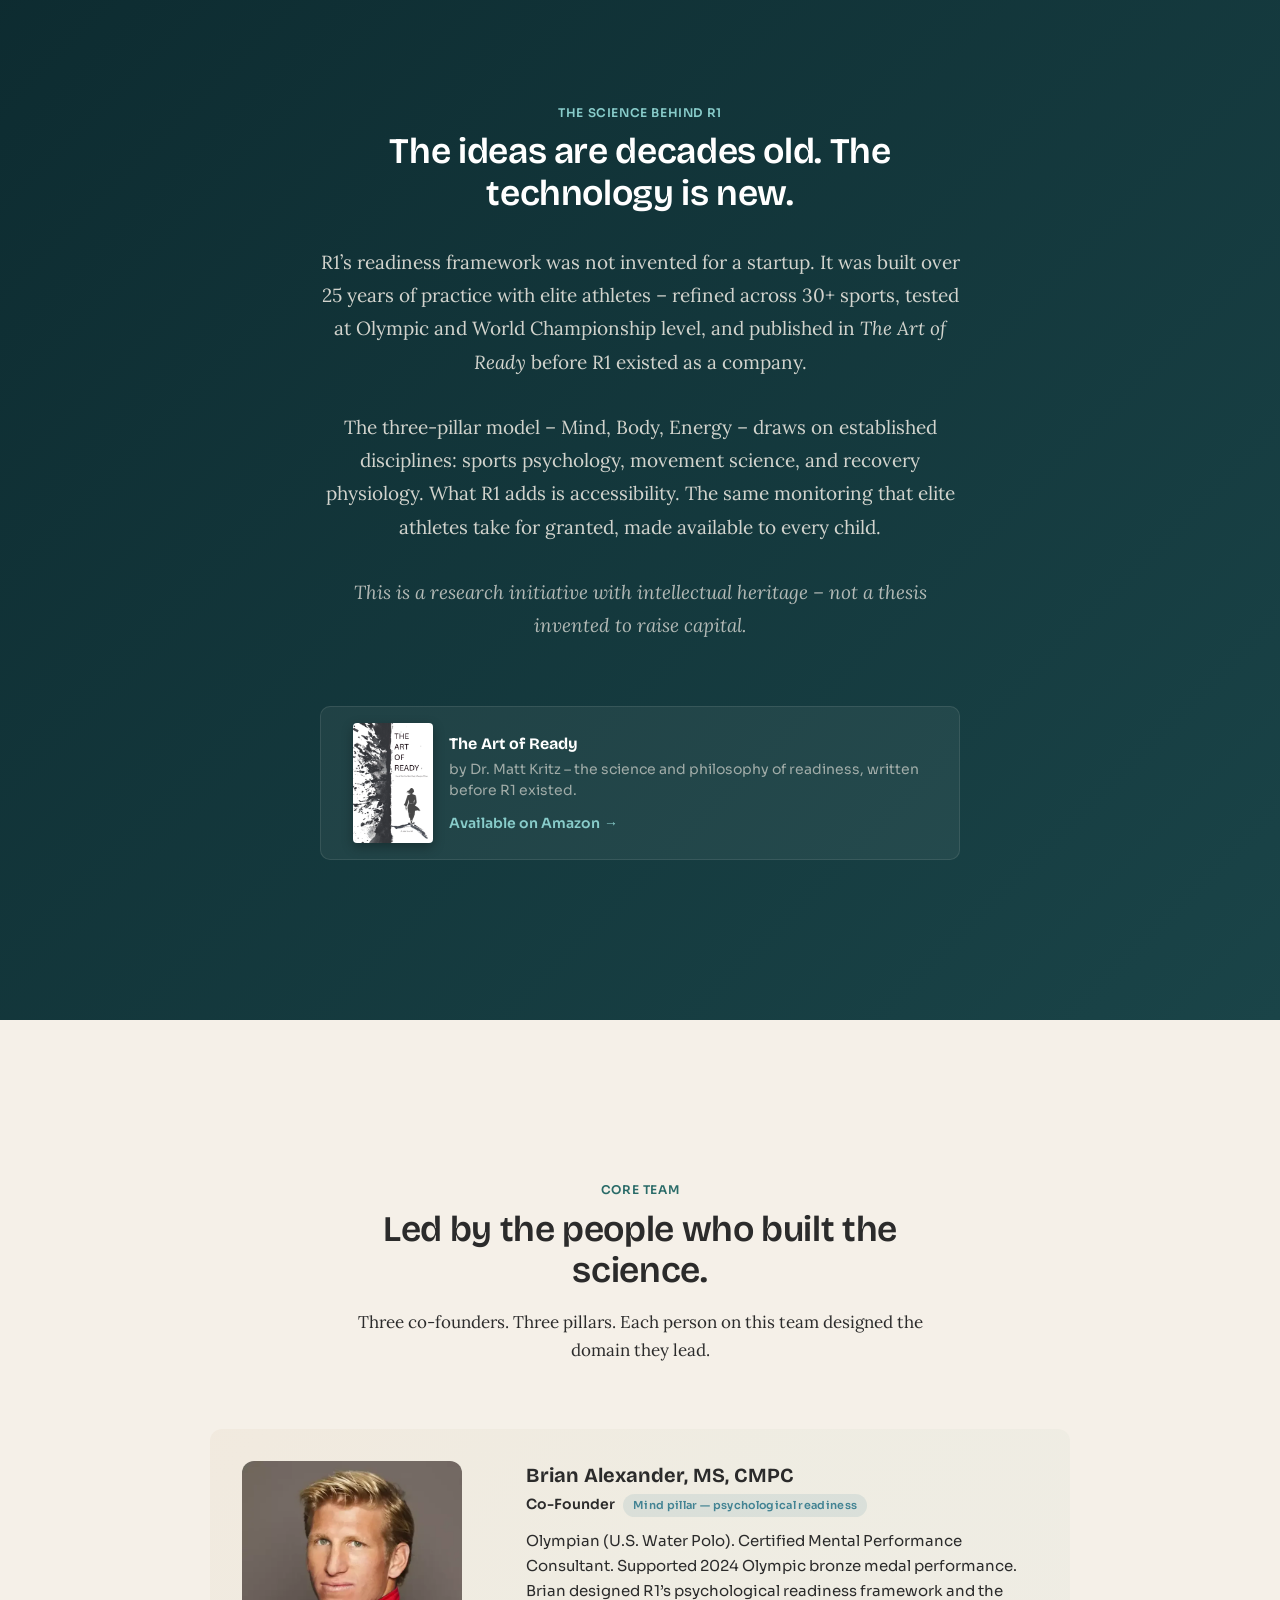
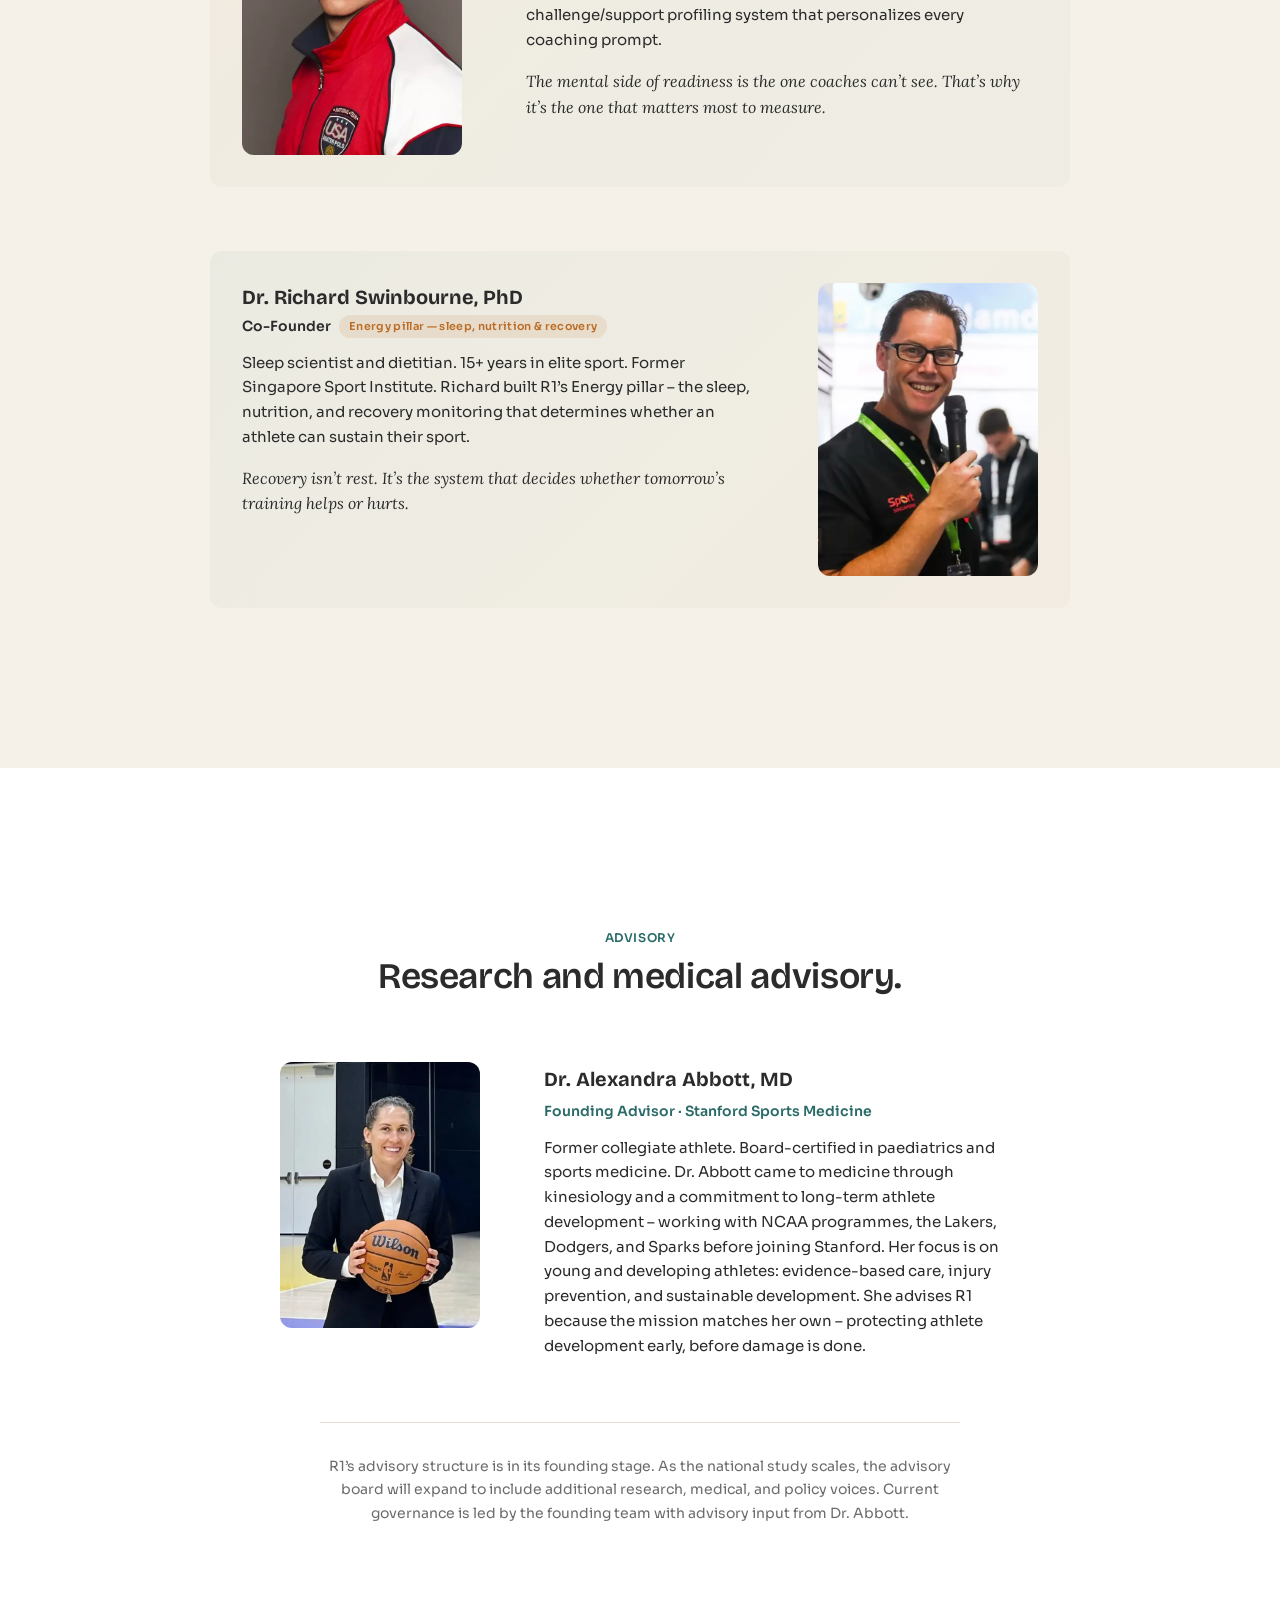
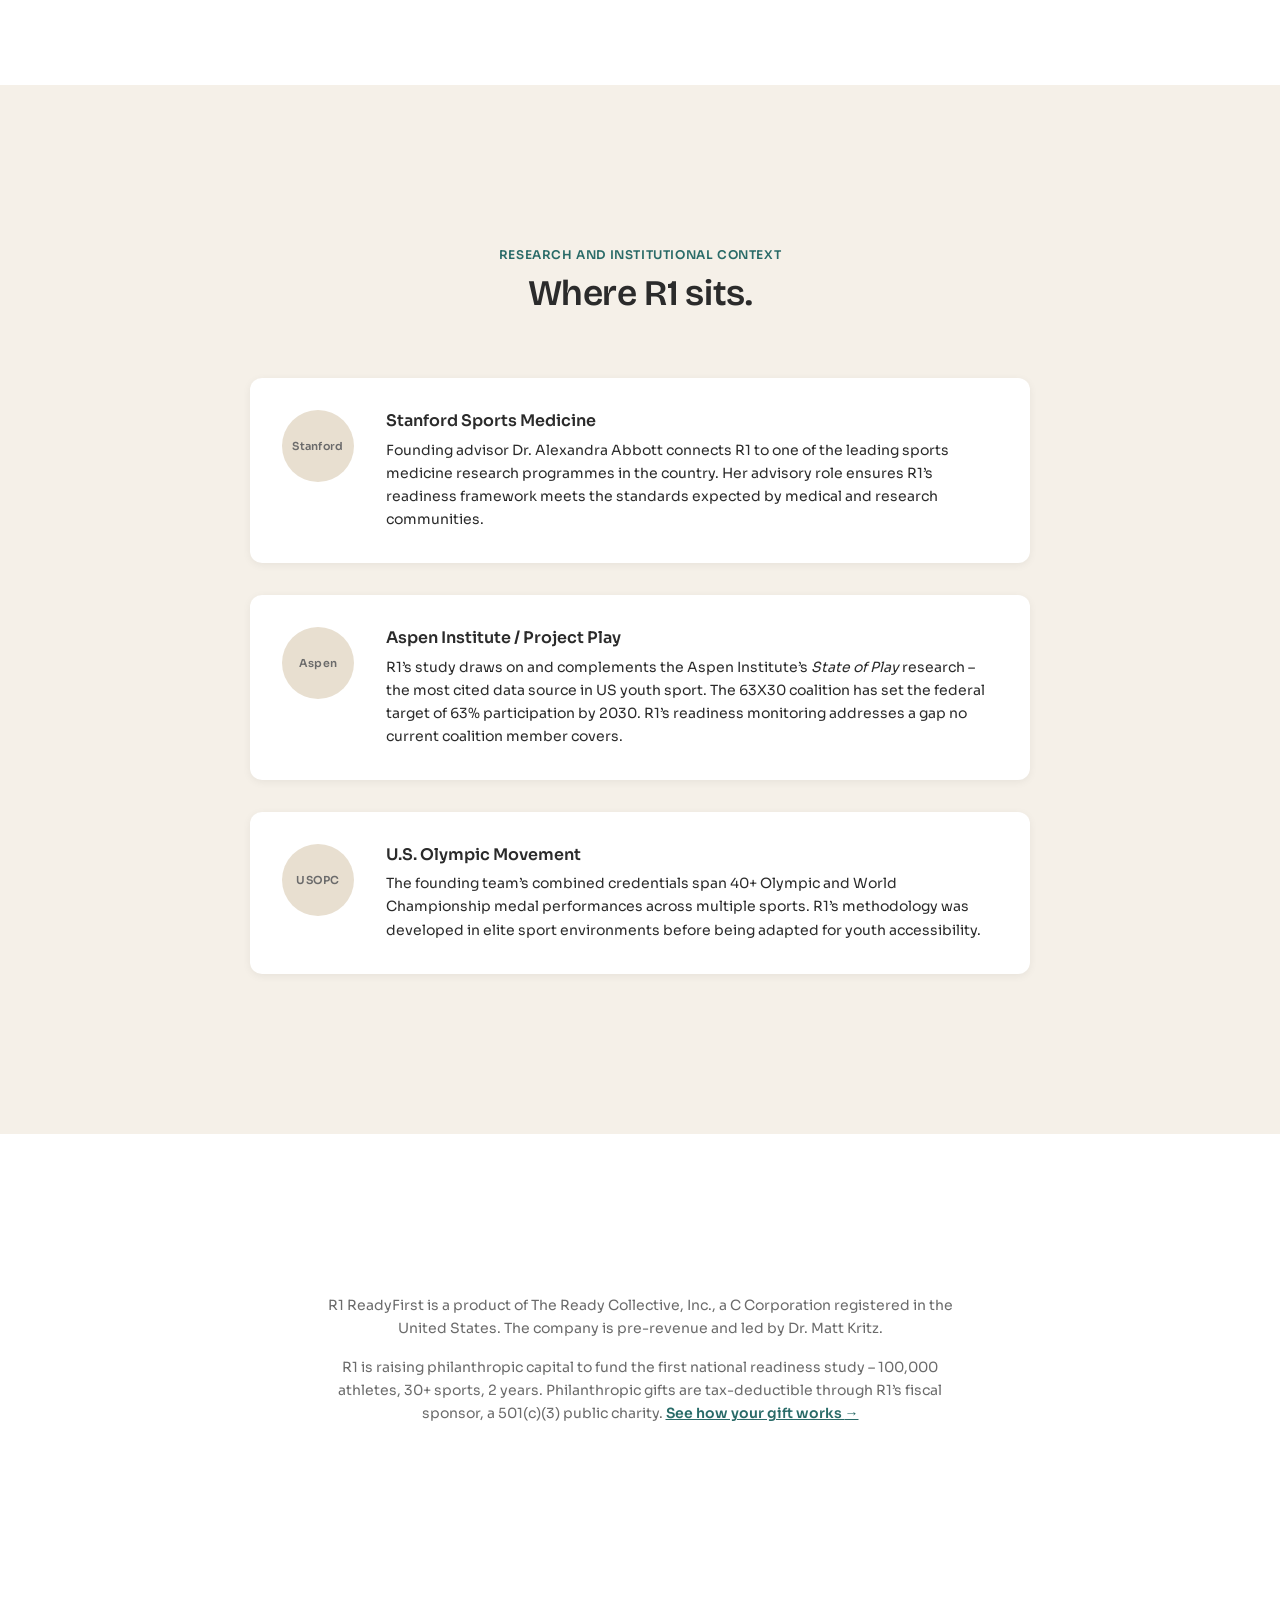
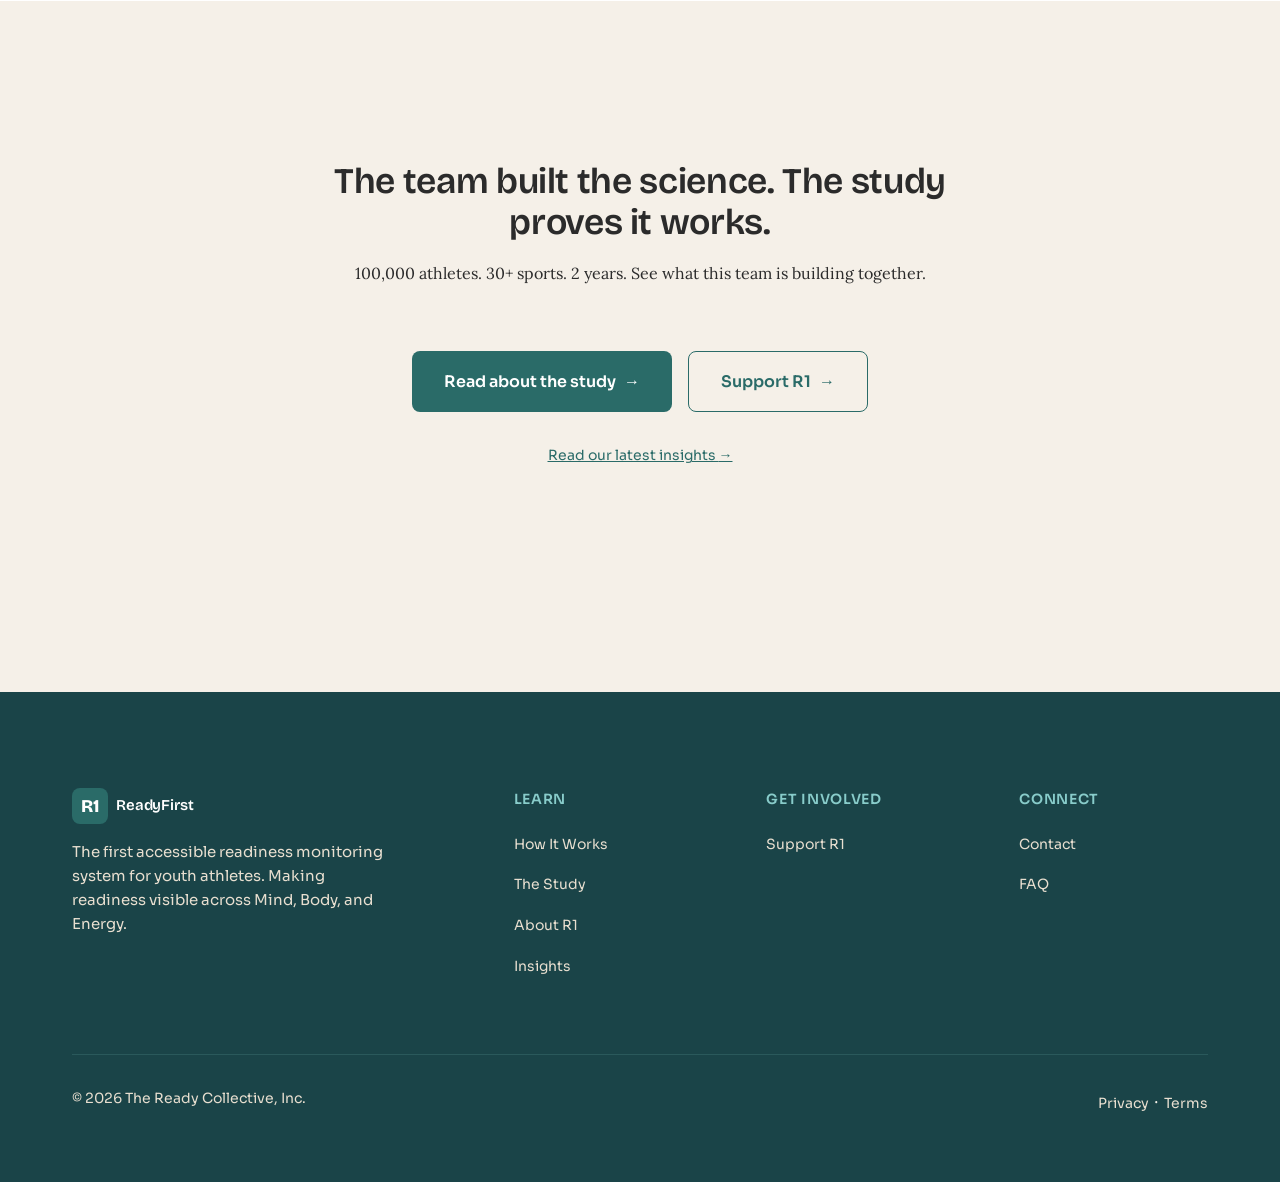
<file: about.html>
<!DOCTYPE html>
<html lang="en">
<head>
<meta charset="UTF-8">
<meta name="viewport" content="width=device-width, initial-scale=1.0">
<title>About – R1 ReadyFirst</title>
<meta name="description" content="The team behind R1 ReadyFirst. 3 doctorates, an Olympian, a Stanford advisor. 25+ years building the science behind youth athlete readiness.">
<meta property="og:title" content="About – R1 ReadyFirst">
<meta property="og:description" content="Meet the team behind R1 ReadyFirst – 3 doctorates, an Olympian, and a Stanford advisor building the first youth readiness system.">
<meta property="og:image" content="https://www.readyfirst.com/img/og-card.png">
<meta property="og:image:width" content="1200">
<meta property="og:image:height" content="630">
<meta name="twitter:card" content="summary_large_image">
<meta name="twitter:image" content="https://www.readyfirst.com/img/og-card.png">
<meta property="og:type" content="website">
<meta property="og:url" content="https://www.readyfirst.com/about.html">
<link rel="preconnect" href="https://fonts.googleapis.com">
<link rel="preconnect" href="https://fonts.gstatic.com" crossorigin>
<link href="https://fonts.googleapis.com/css2?family=Bricolage+Grotesque:wght@600;700;800&family=Lora:ital,wght@0,400;0,700;1,400&family=Libre+Baskerville:ital,wght@0,400;0,700;1,400&family=Sora:wght@400;500;600&display=swap" rel="stylesheet">
<link rel="stylesheet" href="css/shared.css">
<link rel="stylesheet" href="css/about.css">
<link rel="icon" href="data:image/svg+xml,%3Csvg xmlns=%27http://www.w3.org/2000/svg%27 viewBox=%270 0 36 36%27%3E%3Crect width=%2736%27 height=%2736%27 rx=%278%27 fill=%27%232D6A4F%27/%3E%3Ctext x=%2718%27 y=%2725%27 font-family=%27sans-serif%27 font-weight=%27800%27 font-size=%2718%27 fill=%27white%27 text-anchor=%27middle%27%3ER1%3C/text%3E%3C/svg%3E">
</head>
<body>

<!-- NAV -->
<a href="#main" class="skip-to-content">Skip to content</a>
<nav class="site-nav" role="navigation" aria-label="Main navigation">
  <div class="container">
    <a href="index.html" class="nav-logo"><span class="logo-mark">R1</span>ReadyFirst</a>
    <ul class="nav-links" id="navLinks">
      <li><a href="study.html">The Study</a></li>
      <li><a href="how-it-works.html">How It Works</a></li>
      <li><a href="about.html" class="nav-active">About</a></li>
      <li><a href="blog.html">Insights</a></li>
      <li><a href="contact.html">Contact</a></li>
      <li><a href="support.html" class="btn btn--primary">Support R1</a></li>
    </ul>
    <button class="nav-toggle" aria-label="Toggle menu" onclick="document.getElementById('navLinks').classList.toggle('open')"><svg viewBox="0 0 24 24" fill="none" stroke="currentColor" stroke-width="2" stroke-linecap="round"><line x1="3" y1="6" x2="21" y2="6"/><line x1="3" y1="12" x2="21" y2="12"/><line x1="3" y1="18" x2="21" y2="18"/></svg></button>
  </div>
</nav>

<!-- HERO -->
<section id="main" class="about-hero">
  <div class="about-hero__inner">
    <div class="about-hero__icon"><svg viewBox="0 0 24 24" fill="none" stroke="rgba(149,213,178,.6)" stroke-width="1.5" stroke-linecap="round" stroke-linejoin="round"><circle cx="12" cy="7" r="3"/><circle cx="4" cy="11" r="2.5"/><circle cx="20" cy="11" r="2.5"/><path d="M8 21v-1a4 4 0 018 0v1"/><path d="M1 21v-.5a3 3 0 013-3"/><path d="M23 21v-.5a3 3 0 00-3-3"/></svg></div>
    <span class="section-eyebrow">About R1</span>
    <h1>Every child deserves what only elite athletes have ever had.</h1>
    <p>Three doctorates. An Olympian. A Stanford physician. R1 was built by the people who spent their careers at the top of sport &ndash; and decided every child should have access to what they learned there.</p>
  </div>
</section>

<!-- MATT FEATURED -->
<section class="about-matt fade-in">
  <div class="about-matt__inner">
    <div class="about-matt__feature">
      <div class="about-matt__photo">
        <img src="img/matt-kritz-portrait.webp" alt="Dr. Matt Kritz, Founder and CEO" loading="lazy">
      </div>
      <div class="about-matt__info">
        <div class="about-matt__name">Dr. Matt Kritz, PhD, CSCS</div>
        <div class="about-matt__title">Founder and CEO <span class="pillar-badge pillar-badge--body">Body pillar &mdash; movement &amp; physical readiness</span></div>
        <p class="about-matt__creds">25+ years in elite human performance. 30+ sports. 40+ Olympic and World Championship medal performances. His movement competency research is the foundation of R1&rsquo;s Body pillar.</p>
        <p class="about-matt__origin">He spent a career watching elite athletes have everything &ndash; readiness monitoring, mental performance coaching, recovery science &ndash; and realised none of it existed for the 40 million children playing youth sport. R1 is the fix.</p>
      </div>
    </div>
  </div>
</section>

<!-- THE METHOD PRECEDES THE PRODUCT -->
<section class="about-heritage fade-in">
  <div class="about-heritage__inner">
    <span class="section-eyebrow">The science behind R1</span>
    <h2>The ideas are decades old. The technology is new.</h2>
    <p class="about-heritage__text">R1&rsquo;s readiness framework was not invented for a startup. It was built over 25 years of practice with elite athletes &ndash; refined across 30+ sports, tested at Olympic and World Championship level, and published in <em>The Art of Ready</em> before R1 existed as a company.</p>
    <p class="about-heritage__text">The three-pillar model &ndash; Mind, Body, Energy &ndash; draws on established disciplines: sports psychology, movement science, and recovery physiology. What R1 adds is accessibility. The same monitoring that elite athletes take for granted, made available to every child.</p>
    <p class="about-heritage__text">This is a research initiative with intellectual heritage &ndash; not a thesis invented to raise capital.</p>
    <div class="about-heritage__book">
      <div class="about-heritage__book-cover">
        <img src="img/book-cover.webp" alt="The Art of Ready by Dr. Matt Kritz" loading="lazy">
      </div>
      <div>
        <div class="about-heritage__book-title">The Art of Ready</div>
        <div class="about-heritage__book-sub">by Dr. Matt Kritz &ndash; the science and philosophy of readiness, written before R1 existed.</div>
        <a href="https://us.amazon.com/Art-Ready-Train-Energy-Thrive/dp/B0FWX7GK8J" target="_blank" rel="noopener" class="about-heritage__book-link">Available on Amazon <span class="arrow">&rarr;</span></a>
      </div>
    </div>
  </div>
</section>

<!-- CORE TEAM -->
<section class="about-team fade-in">
  <div class="about-team__inner">
    <div class="about-team__header">
      <span class="section-eyebrow">Core team</span>
      <h2>Led by the people who built the science.</h2>
      <p>Three co-founders. Three pillars. Each person on this team designed the domain they lead.</p>
    </div>
    <div class="about-team__grid">
      <div class="about-team__member about-team__member--mind">
        <div class="about-team__member-photo">
          <img src="img/team-brian.webp" alt="Brian Alexander at the Olympic Games" loading="lazy">
        </div>
        <div class="about-team__member-info">
          <h3>Brian Alexander, MS, CMPC</h3>
          <div class="about-team__member-role about-team__member-role--mind">Co-Founder <span class="pillar-badge pillar-badge--mind">Mind pillar &mdash; psychological readiness</span></div>
          <p class="about-team__member-cred">Olympian (U.S. Water Polo). Certified Mental Performance Consultant. Supported 2024 Olympic bronze medal performance. Brian designed R1&rsquo;s psychological readiness framework and the challenge/support profiling system that personalizes every coaching prompt.</p>
          <p class="about-team__member-quote">The mental side of readiness is the one coaches can&rsquo;t see. That&rsquo;s why it&rsquo;s the one that matters most to measure.</p>
        </div>
      </div>
      <div class="about-team__member about-team__member--reverse about-team__member--energy">
        <div class="about-team__member-photo">
          <img src="img/team-richard.webp" alt="Dr. Richard Swinbourne presenting on sport science" loading="lazy">
        </div>
        <div class="about-team__member-info">
          <h3>Dr. Richard Swinbourne, PhD</h3>
          <div class="about-team__member-role about-team__member-role--energy">Co-Founder <span class="pillar-badge pillar-badge--energy">Energy pillar &mdash; sleep, nutrition &amp; recovery</span></div>
          <p class="about-team__member-cred">Sleep scientist and dietitian. 15+ years in elite sport. Former Singapore Sport Institute. Richard built R1&rsquo;s Energy pillar &ndash; the sleep, nutrition, and recovery monitoring that determines whether an athlete can sustain their sport.</p>
          <p class="about-team__member-quote">Recovery isn&rsquo;t rest. It&rsquo;s the system that decides whether tomorrow&rsquo;s training helps or hurts.</p>
        </div>
      </div>
    </div>
  </div>
</section>

<!-- ADVISOR & GOVERNANCE -->
<section class="about-advisor-section fade-in">
  <div class="about-advisor-section__inner">
    <div class="about-advisor-section__header">
      <span class="section-eyebrow">Advisory</span>
      <h2>Research and medical advisory.</h2>
    </div>
    <div class="about-advisor">
      <div class="about-advisor__photo">
        <img src="img/team-abbott.webp" alt="Dr. Alexandra Abbott" loading="lazy">
      </div>
      <div>
        <div class="about-advisor__name">Dr. Alexandra Abbott, MD</div>
        <div class="about-advisor__role">Founding Advisor &middot; Stanford Sports Medicine</div>
        <p class="about-advisor__cred">Former collegiate athlete. Board-certified in paediatrics and sports medicine. Dr. Abbott came to medicine through kinesiology and a commitment to long-term athlete development &ndash; working with NCAA programmes, the Lakers, Dodgers, and Sparks before joining Stanford. Her focus is on young and developing athletes: evidence-based care, injury prevention, and sustainable development. She advises R1 because the mission matches her own &ndash; protecting athlete development early, before damage is done.</p>
      </div>
    </div>
    <p class="about-advisor-section__governance">R1&rsquo;s advisory structure is in its founding stage. As the national study scales, the advisory board will expand to include additional research, medical, and policy voices. Current governance is led by the founding team with advisory input from Dr. Abbott.</p>
  </div>
</section>

<!-- INSTITUTIONAL CONTEXT -->
<section class="about-institutions fade-in">
  <div class="about-institutions__inner">
    <div class="about-institutions__header">
      <span class="section-eyebrow">Research and institutional context</span>
      <h2>Where R1 sits.</h2>
    </div>
    <div class="about-institutions__list">
      <div class="about-institutions__row">
        <div class="about-institutions__logo-placeholder" aria-label="Stanford Sports Medicine">
          <span>Stanford</span>
        </div>
        <div class="about-institutions__text">
          <h3>Stanford Sports Medicine</h3>
          <p>Founding advisor Dr. Alexandra Abbott connects R1 to one of the leading sports medicine research programmes in the country. Her advisory role ensures R1&rsquo;s readiness framework meets the standards expected by medical and research communities.</p>
        </div>
      </div>
      <div class="about-institutions__row">
        <div class="about-institutions__logo-placeholder" aria-label="Aspen Institute Project Play">
          <span>Aspen</span>
        </div>
        <div class="about-institutions__text">
          <h3>Aspen Institute / Project Play</h3>
          <p>R1&rsquo;s study draws on and complements the Aspen Institute&rsquo;s <em>State of Play</em> research &ndash; the most cited data source in US youth sport. The 63X30 coalition has set the federal target of 63% participation by 2030. R1&rsquo;s readiness monitoring addresses a gap no current coalition member covers.</p>
        </div>
      </div>
      <div class="about-institutions__row">
        <div class="about-institutions__logo-placeholder" aria-label="U.S. Olympic Movement">
          <span>USOPC</span>
        </div>
        <div class="about-institutions__text">
          <h3>U.S. Olympic Movement</h3>
          <p>The founding team&rsquo;s combined credentials span 40+ Olympic and World Championship medal performances across multiple sports. R1&rsquo;s methodology was developed in elite sport environments before being adapted for youth accessibility.</p>
        </div>
      </div>
    </div>
  </div>
</section>

<!-- THE ORGANISATION -->
<section class="about-org fade-in">
  <div class="about-org__inner">
    <p>R1 ReadyFirst is a product of The Ready Collective, Inc., a C Corporation registered in the United States. The company is pre-revenue and led by Dr. Matt Kritz.</p>
    <p>R1 is raising philanthropic capital to fund the first national readiness study &ndash; 100,000 athletes, 30+ sports, 2 years. Philanthropic gifts are tax-deductible through R1&rsquo;s fiscal sponsor, a 501(c)(3) public charity. <a href="support.html">See how your gift works <span class="arrow">&rarr;</span></a></p>
  </div>
</section>

<!-- CTA -->
<section class="about-cta fade-in">
  <div class="about-cta__inner">
    <h2>The team built the science. The study proves it works.</h2>
    <p>100,000 athletes. 30+ sports. 2 years. See what this team is building together.</p>
    <div class="about-cta__buttons">
      <a href="study.html" class="btn btn--primary btn--lg">Read about the study <span class="arrow">&rarr;</span></a>
      <a href="support.html" class="btn btn--secondary btn--lg">Support R1 <span class="arrow">&rarr;</span></a>
    </div>
    <p class="mt-md" style="font-family:var(--font-ui);font-size:.875rem"><a href="blog.html">Read our latest insights <span class="arrow">&rarr;</span></a></p>
  </div>
</section>

<!-- FOOTER -->
<footer class="site-footer" role="contentinfo">
  <div class="container">
    <div class="footer-grid">
      <div class="footer-brand"><a href="index.html" class="nav-logo"><span class="logo-mark">R1</span>ReadyFirst</a><p>The first accessible readiness monitoring system for youth athletes. Making readiness visible across Mind, Body, and Energy.</p></div>
      <div class="footer-col"><h4>Learn</h4><ul><li><a href="how-it-works.html">How It Works</a></li><li><a href="study.html">The Study</a></li><li><a href="about.html">About R1</a></li><li><a href="blog.html">Insights</a></li></ul></div>
      <div class="footer-col"><h4>Get Involved</h4><ul><li><a href="support.html">Support R1</a></li></ul></div>
      <div class="footer-col"><h4>Connect</h4><ul><li><a href="contact.html">Contact</a></li><li><a href="faq.html">FAQ</a></li></ul></div>
    </div>
    <div class="footer-bottom"><p>&copy; 2026 The Ready Collective, Inc.</p><div><a href="#">Privacy</a> &middot; <a href="#">Terms</a></div></div>
  </div>
</footer>

<script>
const observer=new IntersectionObserver(e=>{e.forEach(e=>{e.isIntersecting&&e.target.classList.add("visible")})},{threshold:.1,rootMargin:"0px 0px -40px 0px"});
document.querySelectorAll(".fade-in").forEach(el=>observer.observe(el));
document.querySelectorAll(".nav-links a:not(.nav-dropdown__trigger)").forEach(a=>{a.addEventListener("click",()=>{document.getElementById("navLinks").classList.remove("open")})});
document.querySelectorAll(".nav-dropdown__trigger").forEach(btn=>{btn.addEventListener("click",()=>{btn.closest(".nav-dropdown").classList.toggle("open")})});
</script>
</body>
</html>
</file>
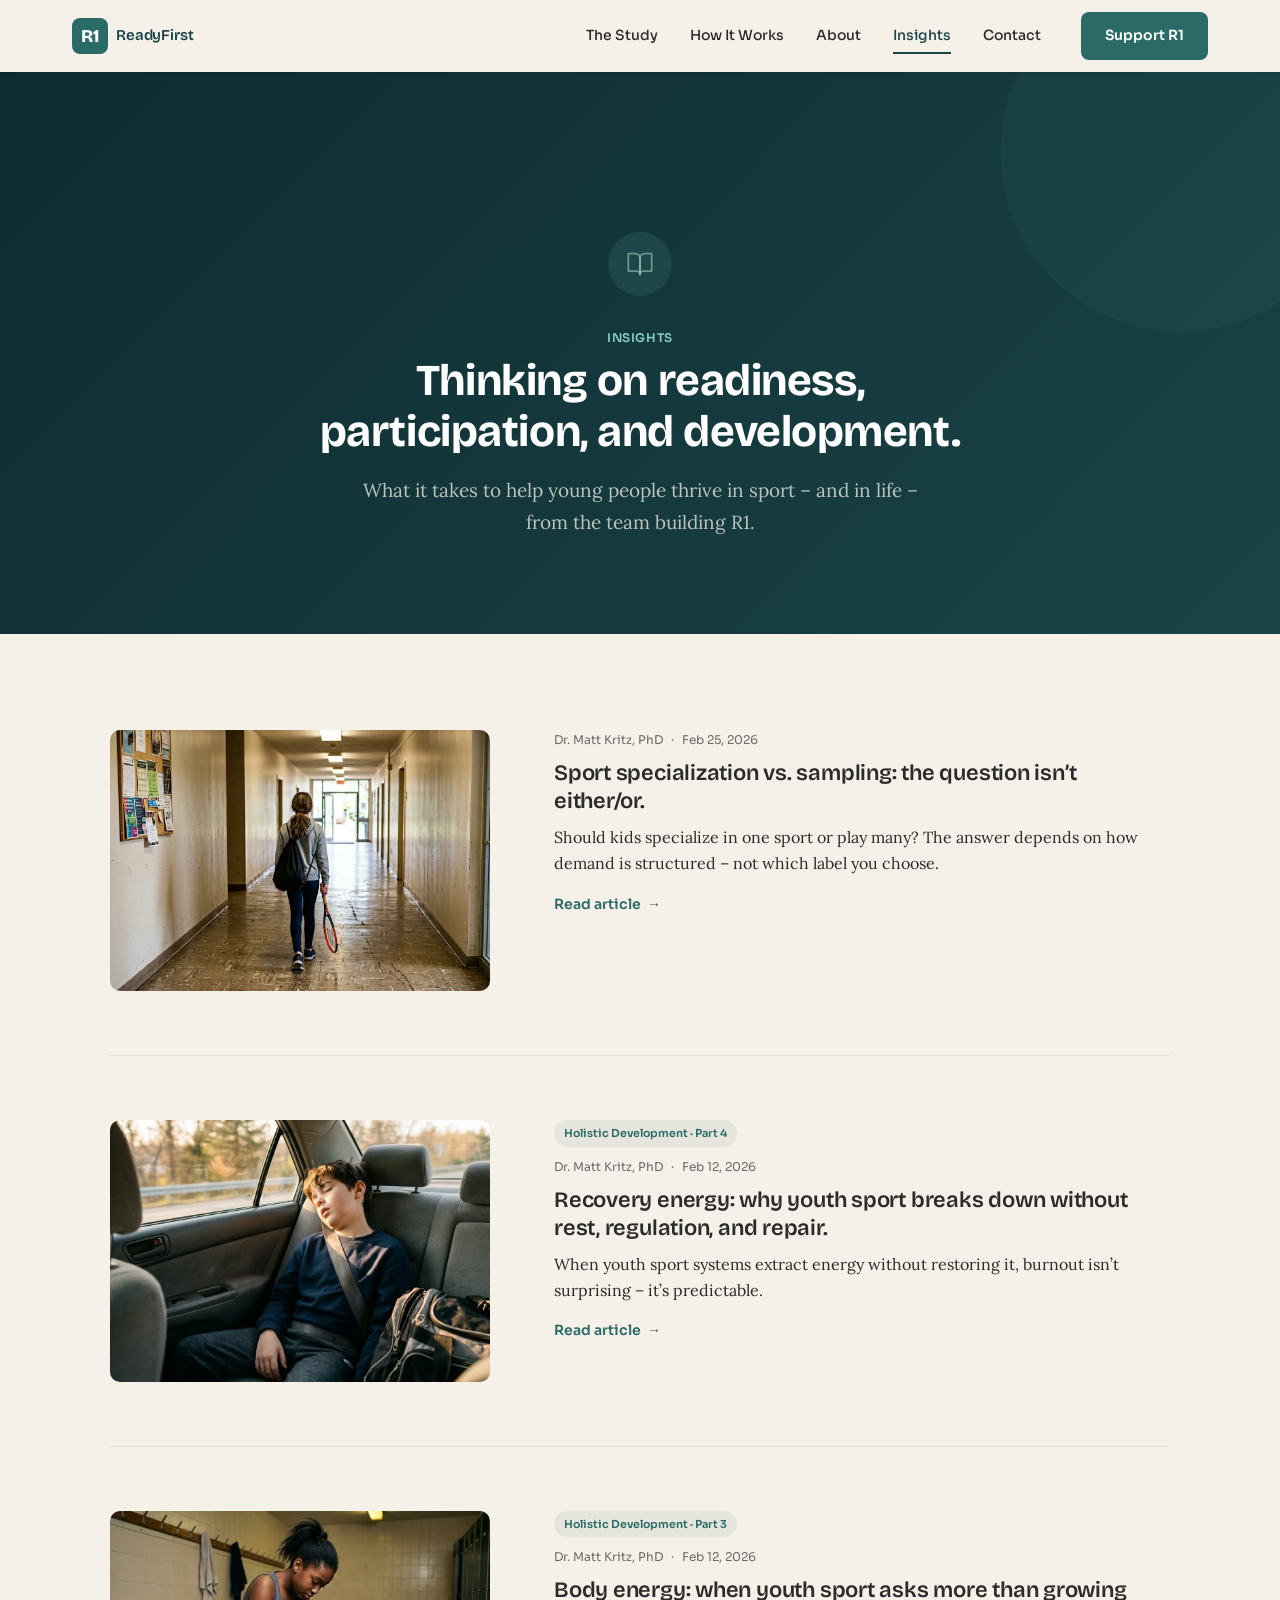
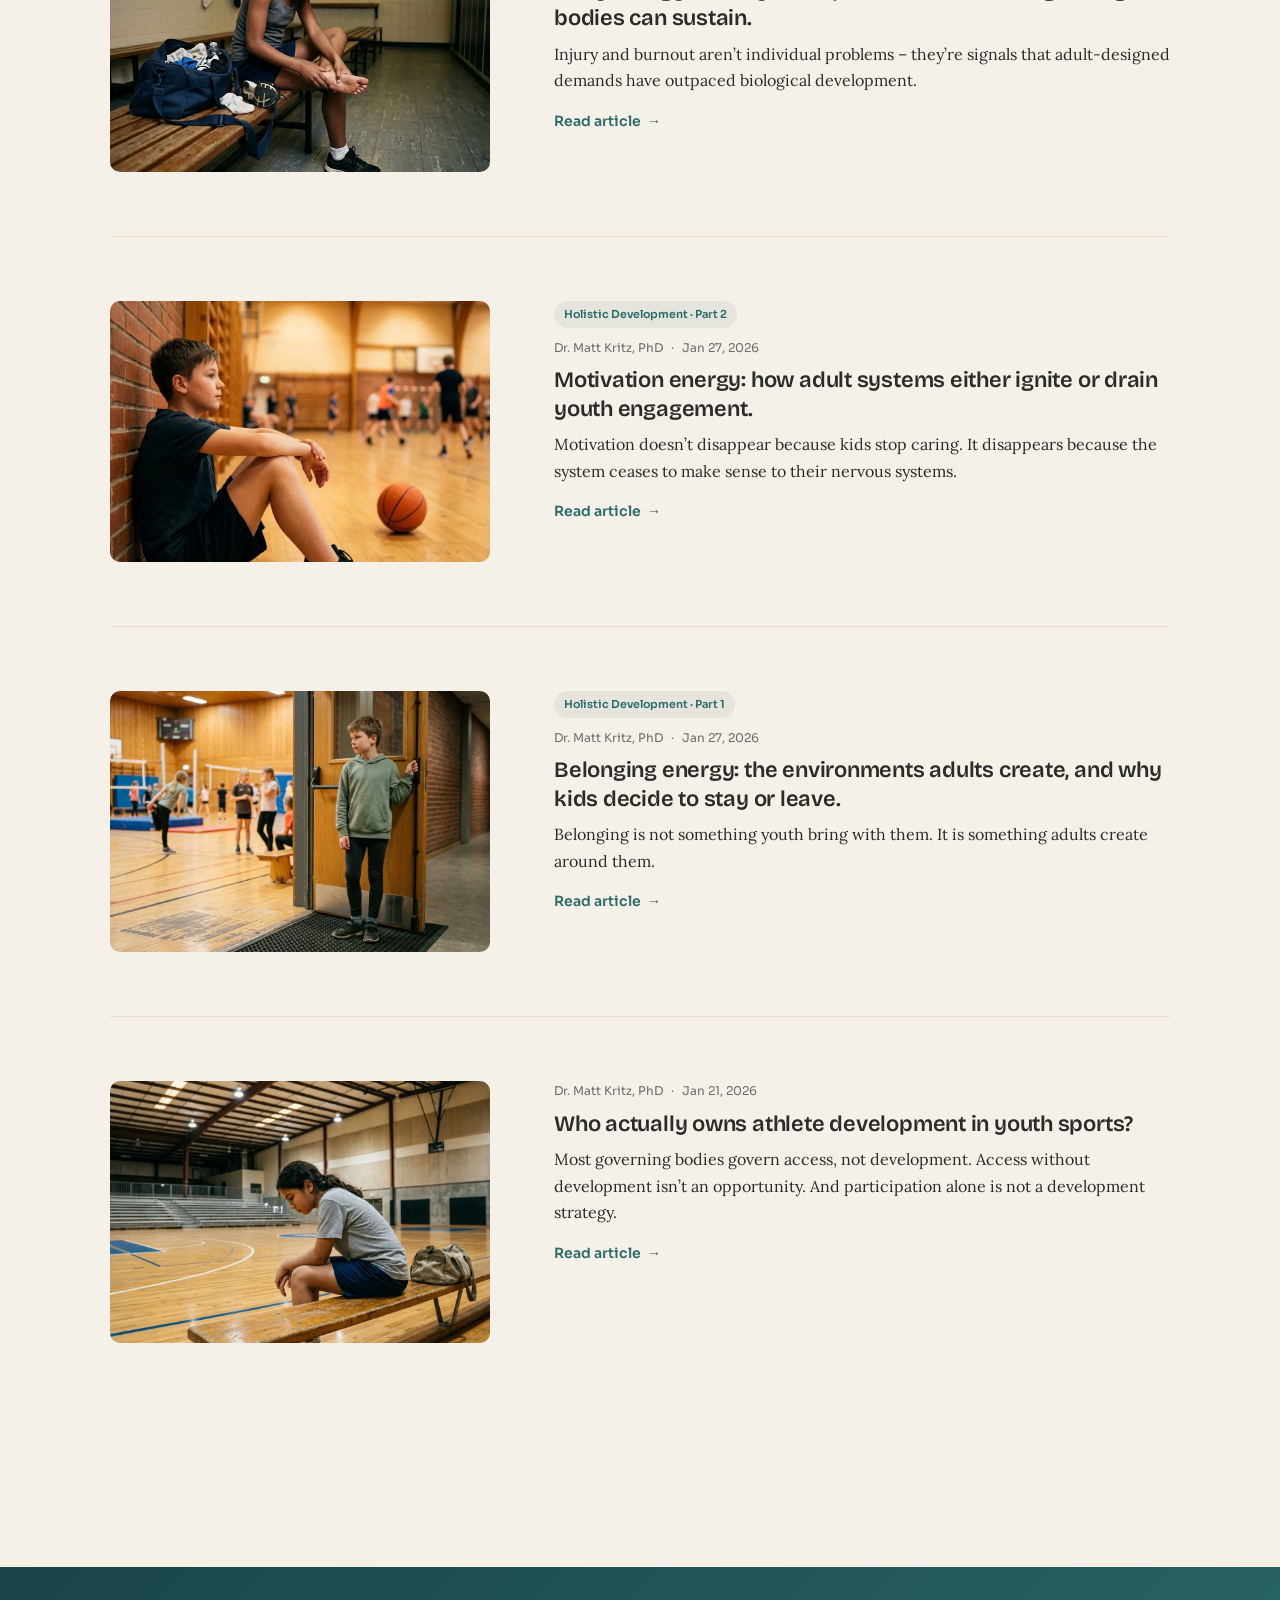
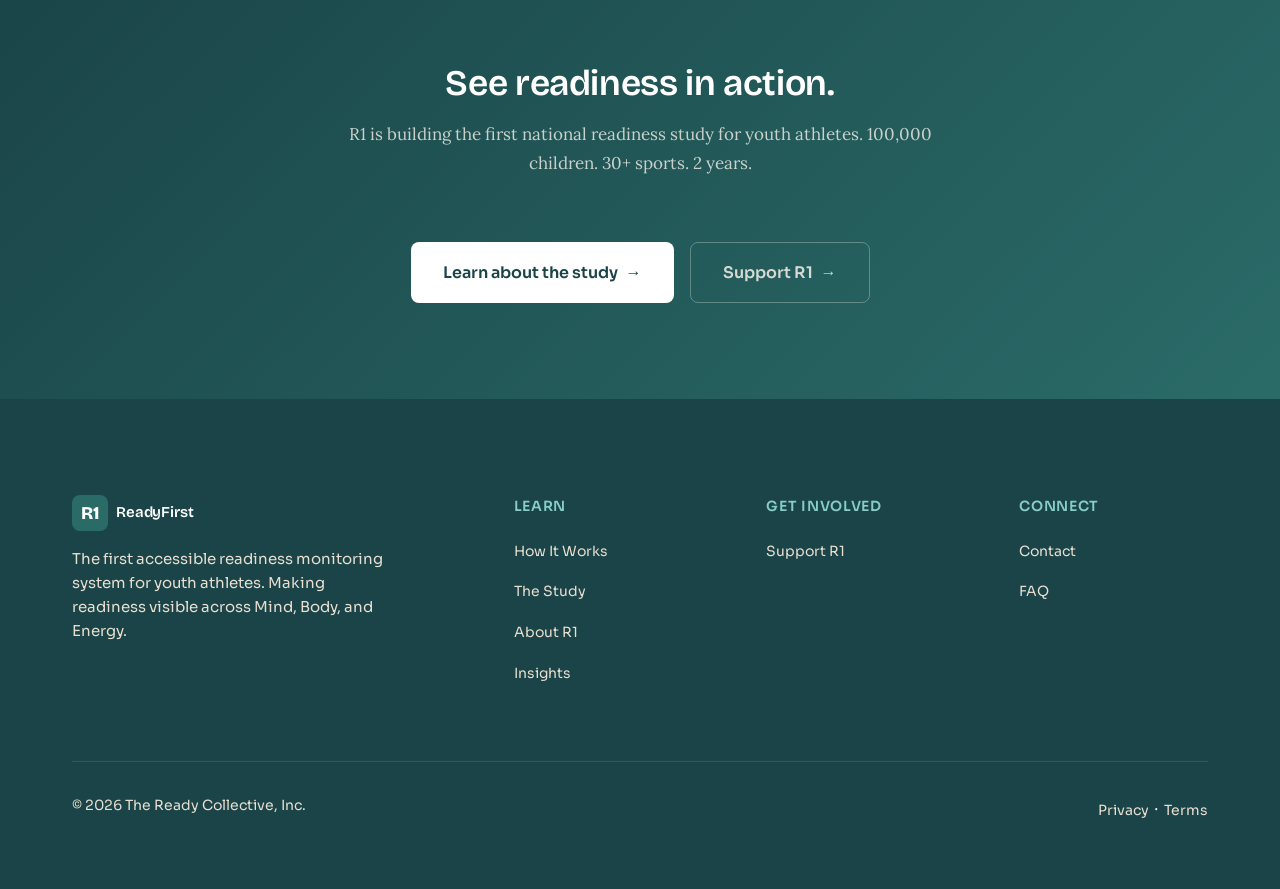
<file: blog.html>
<!DOCTYPE html>
<html lang="en">
<head>
<meta charset="UTF-8">
<meta name="viewport" content="width=device-width, initial-scale=1.0">
<title>Insights – R1 ReadyFirst</title>
<meta name="description" content="Insights on youth sport readiness, participation, and development from The Ready Collective.">
<meta property="og:title" content="Insights – R1 ReadyFirst">
<meta property="og:description" content="Insights on youth sport readiness, participation, and development from The Ready Collective.">
<meta property="og:image" content="https://www.readyfirst.com/img/og-card.png">
<meta property="og:type" content="website">
<meta property="og:url" content="https://www.readyfirst.com/blog.html">
<link rel="preconnect" href="https://fonts.googleapis.com">
<link rel="preconnect" href="https://fonts.gstatic.com" crossorigin>
<link href="https://fonts.googleapis.com/css2?family=Bricolage+Grotesque:wght@600;700;800&family=Lora:ital,wght@0,400;0,700;1,400&family=Libre+Baskerville:ital,wght@0,400;0,700;1,400&family=Sora:wght@400;500;600&display=swap" rel="stylesheet">
<link rel="stylesheet" href="css/shared.css">
<link rel="stylesheet" href="css/blog.css">
<link rel="icon" href="data:image/svg+xml,%3Csvg xmlns=%27http://www.w3.org/2000/svg%27 viewBox=%270 0 36 36%27%3E%3Crect width=%2736%27 height=%2736%27 rx=%278%27 fill=%27%232D6A4F%27/%3E%3Ctext x=%2718%27 y=%2725%27 font-family=%27sans-serif%27 font-weight=%27800%27 font-size=%2718%27 fill=%27white%27 text-anchor=%27middle%27%3ER1%3C/text%3E%3C/svg%3E">
</head>
<body>

<!-- NAV -->
<a href="#main" class="skip-to-content">Skip to content</a>
<nav class="site-nav" role="navigation" aria-label="Main navigation">
  <div class="container">
    <a href="index.html" class="nav-logo"><span class="logo-mark">R1</span>ReadyFirst</a>
    <ul class="nav-links" id="navLinks">
      <li><a href="study.html">The Study</a></li>
      <li><a href="how-it-works.html">How It Works</a></li>
      <li><a href="about.html">About</a></li>
      <li><a href="blog.html" class="nav-active">Insights</a></li>
      <li><a href="contact.html">Contact</a></li>
      <li><a href="support.html" class="btn btn--primary">Support R1</a></li>
    </ul>
    <button class="nav-toggle" aria-label="Toggle menu" onclick="document.getElementById('navLinks').classList.toggle('open')"><svg viewBox="0 0 24 24" fill="none" stroke="currentColor" stroke-width="2" stroke-linecap="round"><line x1="3" y1="6" x2="21" y2="6"/><line x1="3" y1="12" x2="21" y2="12"/><line x1="3" y1="18" x2="21" y2="18"/></svg></button>
  </div>
</nav>

<!-- HERO -->
<section id="main" class="blog-hero">
  <div class="blog-hero__inner">
    <div class="blog-hero__icon"><svg viewBox="0 0 24 24" fill="none" stroke="rgba(149,213,178,.6)" stroke-width="1.5" stroke-linecap="round" stroke-linejoin="round"><path d="M2 3h6a4 4 0 014 4v14a3 3 0 00-3-3H2z"/><path d="M22 3h-6a4 4 0 00-4 4v14a3 3 0 013-3h7z"/></svg></div>
    <span class="section-eyebrow">Insights</span>
    <h1>Thinking on readiness, participation, and development.</h1>
    <p class="blog-hero__sub">What it takes to help young people thrive in sport – and in life – from the team building R1.</p>
  </div>
</section>

<!-- ARTICLES -->
<section class="blog-list fade-in">
  <div class="blog-list__inner">

    <a href="blog/sport-specialization-vs-sampling.html" class="blog-item">
      <div class="blog-item__img-wrap"><img src="img/girl-corridor-between-sports.webp" alt="A girl walks down a recreation centre corridor carrying a tennis racquet, pool visible through one door, court through another" class="blog-item__img" loading="lazy"></div>
      <div class="blog-item__text">
        <div class="blog-item__meta"><span>Dr. Matt Kritz, PhD</span><span>&middot;</span><span>Feb 25, 2026</span></div>
        <h2 class="blog-item__title">Sport specialization vs. sampling: the question isn&rsquo;t either/or.</h2>
        <p class="blog-item__excerpt">Should kids specialize in one sport or play many? The answer depends on how demand is structured &ndash; not which label you choose.</p>
        <span class="blog-item__read">Read article <span class="arrow">&rarr;</span></span>
      </div>
    </a>

    <a href="blog/recovery-energy.html" class="blog-item">
      <div class="blog-item__img-wrap"><img src="img/boy-asleep-backseat.webp" alt="A boy asleep in the back seat of a car after training, gym bag beside him, golden light through the window" class="blog-item__img" loading="lazy"></div>
      <div class="blog-item__text">
        <div class="blog-item__series">Holistic Development &middot; Part 4</div>
        <div class="blog-item__meta"><span>Dr. Matt Kritz, PhD</span><span>&middot;</span><span>Feb 12, 2026</span></div>
        <h2 class="blog-item__title">Recovery energy: why youth sport breaks down without rest, regulation, and repair.</h2>
        <p class="blog-item__excerpt">When youth sport systems extract energy without restoring it, burnout isn&rsquo;t surprising &ndash; it&rsquo;s predictable.</p>
        <span class="blog-item__read">Read article <span class="arrow">&rarr;</span></span>
      </div>
    </a>

    <a href="blog/body-energy.html" class="blog-item">
      <div class="blog-item__img-wrap"><img src="img/girl-changing-room-foot.webp" alt="A young athlete sits on a locker room bench checking her foot after practice, gym bag beside her" class="blog-item__img" loading="lazy"></div>
      <div class="blog-item__text">
        <div class="blog-item__series">Holistic Development &middot; Part 3</div>
        <div class="blog-item__meta"><span>Dr. Matt Kritz, PhD</span><span>&middot;</span><span>Feb 12, 2026</span></div>
        <h2 class="blog-item__title">Body energy: when youth sport asks more than growing bodies can sustain.</h2>
        <p class="blog-item__excerpt">Injury and burnout aren&rsquo;t individual problems &ndash; they&rsquo;re signals that adult-designed demands have outpaced biological development.</p>
        <span class="blog-item__read">Read article <span class="arrow">&rarr;</span></span>
      </div>
    </a>

    <a href="blog/motivation-energy.html" class="blog-item">
      <div class="blog-item__img-wrap"><img src="img/boy-wall-basketball-away.webp" alt="A boy sits against a gym wall, knees up, a basketball rolled away from him while other kids play in the background" class="blog-item__img" loading="lazy"></div>
      <div class="blog-item__text">
        <div class="blog-item__series">Holistic Development &middot; Part 2</div>
        <div class="blog-item__meta"><span>Dr. Matt Kritz, PhD</span><span>&middot;</span><span>Jan 27, 2026</span></div>
        <h2 class="blog-item__title">Motivation energy: how adult systems either ignite or drain youth engagement.</h2>
        <p class="blog-item__excerpt">Motivation doesn&rsquo;t disappear because kids stop caring. It disappears because the system ceases to make sense to their nervous systems.</p>
        <span class="blog-item__read">Read article <span class="arrow">&rarr;</span></span>
      </div>
    </a>

    <a href="blog/belonging-energy.html" class="blog-item">
      <div class="blog-item__img-wrap"><img src="img/boy-gym-doorway-belonging.webp" alt="A boy stands at the doorway of a gymnasium, one hand on the frame, watching other kids inside before deciding to step in" class="blog-item__img" loading="lazy"></div>
      <div class="blog-item__text">
        <div class="blog-item__series">Holistic Development &middot; Part 1</div>
        <div class="blog-item__meta"><span>Dr. Matt Kritz, PhD</span><span>&middot;</span><span>Jan 27, 2026</span></div>
        <h2 class="blog-item__title">Belonging energy: the environments adults create, and why kids decide to stay or leave.</h2>
        <p class="blog-item__excerpt">Belonging is not something youth bring with them. It is something adults create around them.</p>
        <span class="blog-item__read">Read article <span class="arrow">&rarr;</span></span>
      </div>
    </a>

    <a href="blog/who-owns-athlete-development.html" class="blog-item">
      <div class="blog-item__img-wrap"><img src="img/girl-bench-empty-gym.webp" alt="A girl sits alone on a bench in an empty gymnasium, hands clasped, looking down" class="blog-item__img" loading="lazy"></div>
      <div class="blog-item__text">
        <div class="blog-item__meta"><span>Dr. Matt Kritz, PhD</span><span>&middot;</span><span>Jan 21, 2026</span></div>
        <h2 class="blog-item__title">Who actually owns athlete development in youth sports?</h2>
        <p class="blog-item__excerpt">Most governing bodies govern access, not development. Access without development isn&rsquo;t an opportunity. And participation alone is not a development strategy.</p>
        <span class="blog-item__read">Read article <span class="arrow">&rarr;</span></span>
      </div>
    </a>

  </div>
</section>

<!-- CTA -->
<section class="blog-cta fade-in">
  <div class="blog-cta__inner">
    <h2>See readiness in action.</h2>
    <p>R1 is building the first national readiness study for youth athletes. 100,000 children. 30+ sports. 2 years.</p>
    <div class="blog-cta__actions">
      <a href="study.html" class="btn btn--hero btn--lg">Learn about the study <span class="arrow">&rarr;</span></a>
      <a href="support.html" class="btn btn--hero-ghost btn--lg">Support R1 <span class="arrow">&rarr;</span></a>
    </div>
  </div>
</section>

<!-- FOOTER -->
<footer class="site-footer" role="contentinfo">
  <div class="container">
    <div class="footer-grid">
      <div class="footer-brand"><a href="index.html" class="nav-logo"><span class="logo-mark">R1</span>ReadyFirst</a><p>The first accessible readiness monitoring system for youth athletes. Making readiness visible across Mind, Body, and Energy.</p></div>
      <div class="footer-col"><h4>Learn</h4><ul><li><a href="how-it-works.html">How It Works</a></li><li><a href="study.html">The Study</a></li><li><a href="about.html">About R1</a></li><li><a href="blog.html">Insights</a></li></ul></div>
      <div class="footer-col"><h4>Get Involved</h4><ul><li><a href="support.html">Support R1</a></li></ul></div>
      <div class="footer-col"><h4>Connect</h4><ul><li><a href="contact.html">Contact</a></li><li><a href="faq.html">FAQ</a></li></ul></div>
    </div>
    <div class="footer-bottom"><p>&copy; 2026 The Ready Collective, Inc.</p><div><a href="#">Privacy</a> &middot; <a href="#">Terms</a></div></div>
  </div>
</footer>

<script>
const observer=new IntersectionObserver(e=>{e.forEach(e=>{e.isIntersecting&&e.target.classList.add("visible")})},{threshold:.1,rootMargin:"0px 0px -40px 0px"});
document.querySelectorAll(".fade-in").forEach(el=>observer.observe(el));
document.querySelectorAll(".nav-links a:not(.nav-dropdown__trigger)").forEach(a=>{a.addEventListener("click",()=>{document.getElementById("navLinks").classList.remove("open")})});
document.querySelectorAll(".nav-dropdown__trigger").forEach(btn=>{btn.addEventListener("click",()=>{btn.closest(".nav-dropdown").classList.toggle("open")})});
</script>
</body>
</html>
</file>
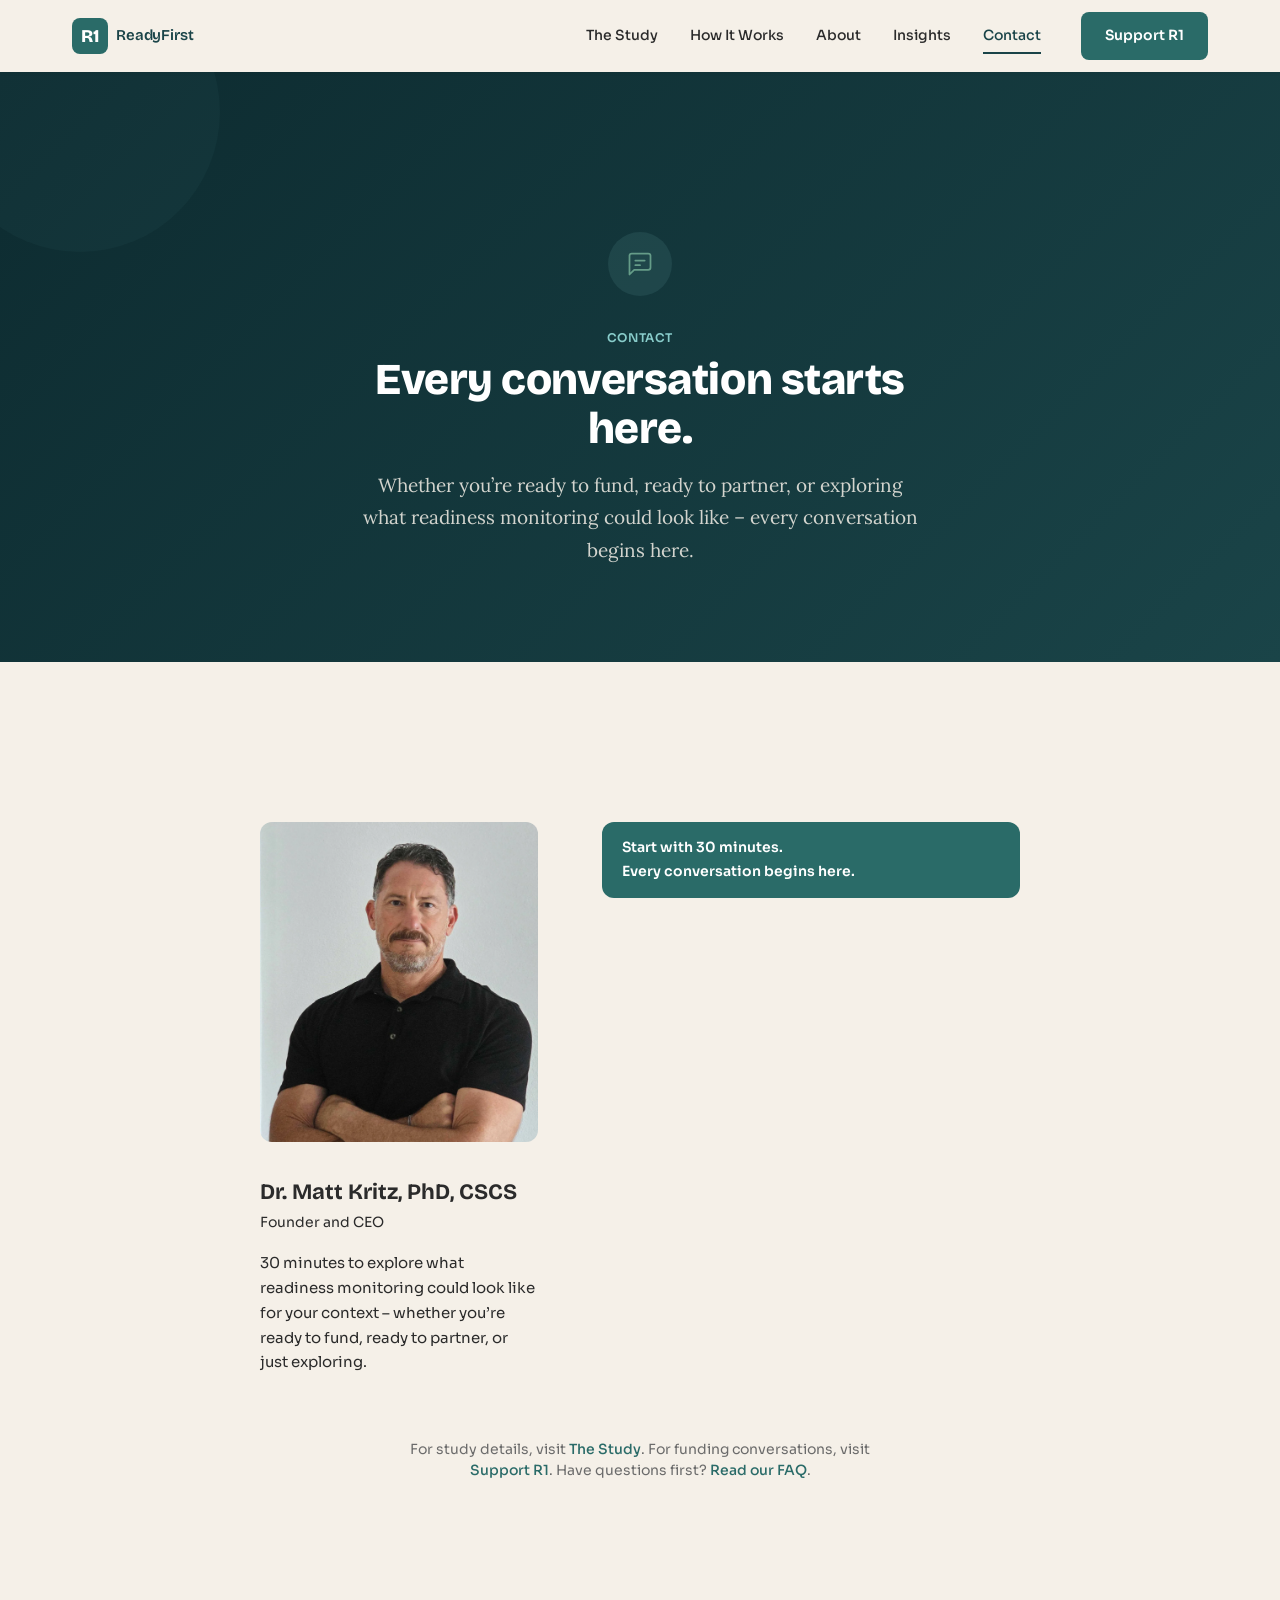
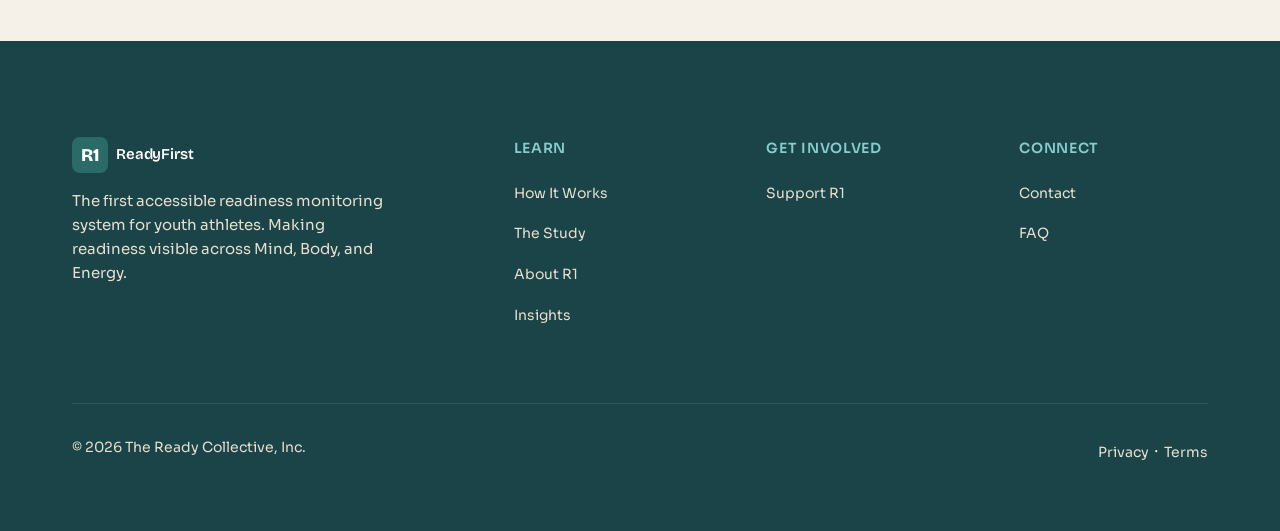
<file: contact.html>
<!DOCTYPE html>
<html lang="en">
<head>
<meta charset="UTF-8">
<meta name="viewport" content="width=device-width, initial-scale=1.0">
<title>Contact – R1 ReadyFirst</title>
<meta name="description" content="Get in touch with the R1 ReadyFirst team. Direct contact for funders and organizations, or send a general inquiry.">
<meta property="og:title" content="Contact – R1 ReadyFirst">
<meta property="og:description" content="Get in touch with the R1 ReadyFirst team. Direct contact for funders and organizations, or send a general inquiry.">
<meta property="og:image" content="https://www.readyfirst.com/img/og-card.png">
<meta property="og:image:width" content="1200">
<meta property="og:image:height" content="630">
<meta name="twitter:card" content="summary_large_image">
<meta name="twitter:image" content="https://www.readyfirst.com/img/og-card.png">
<meta property="og:type" content="website">
<meta property="og:url" content="https://www.readyfirst.com/contact.html">
<link rel="preconnect" href="https://fonts.googleapis.com">
<link rel="preconnect" href="https://fonts.gstatic.com" crossorigin>
<link href="https://fonts.googleapis.com/css2?family=Bricolage+Grotesque:wght@600;700;800&family=Lora:ital,wght@0,400;0,700;1,400&family=Libre+Baskerville:ital,wght@0,400;0,700;1,400&family=Sora:wght@400;500;600&display=swap" rel="stylesheet">
<link rel="stylesheet" href="css/shared.css">
<link rel="stylesheet" href="css/contact.css">
<link rel="icon" href="data:image/svg+xml,%3Csvg xmlns=%27http://www.w3.org/2000/svg%27 viewBox=%270 0 36 36%27%3E%3Crect width=%2736%27 height=%2736%27 rx=%278%27 fill=%27%232D6A4F%27/%3E%3Ctext x=%2718%27 y=%2725%27 font-family=%27sans-serif%27 font-weight=%27800%27 font-size=%2718%27 fill=%27white%27 text-anchor=%27middle%27%3ER1%3C/text%3E%3C/svg%3E">
</head>
<body>

<!-- NAV -->
<a href="#main" class="skip-to-content">Skip to content</a>
<nav class="site-nav" role="navigation" aria-label="Main navigation">
  <div class="container">
    <a href="index.html" class="nav-logo"><span class="logo-mark">R1</span>ReadyFirst</a>
    <ul class="nav-links" id="navLinks">
      <li><a href="study.html">The Study</a></li>
      <li><a href="how-it-works.html">How It Works</a></li>
      <li><a href="about.html">About</a></li>
      <li><a href="blog.html">Insights</a></li>
      <li><a href="contact.html" class="nav-active">Contact</a></li>
      <li><a href="support.html" class="btn btn--primary">Support R1</a></li>
    </ul>
    <button class="nav-toggle" aria-label="Toggle menu" onclick="document.getElementById('navLinks').classList.toggle('open')"><svg viewBox="0 0 24 24" fill="none" stroke="currentColor" stroke-width="2" stroke-linecap="round"><line x1="3" y1="6" x2="21" y2="6"/><line x1="3" y1="12" x2="21" y2="12"/><line x1="3" y1="18" x2="21" y2="18"/></svg></button>
  </div>
</nav>

<!-- HERO -->
<section id="main" class="contact-hero">
  <div class="contact-hero__inner">
    <div class="contact-hero__icon"><svg viewBox="0 0 24 24" fill="none" stroke="rgba(149,213,178,.6)" stroke-width="1.5" stroke-linecap="round" stroke-linejoin="round"><path d="M21 15a2 2 0 01-2 2H7l-4 4V5a2 2 0 012-2h14a2 2 0 012 2z"/><path d="M8 9h8M8 13h4"/></svg></div>
    <span class="section-eyebrow">Contact</span>
    <h1>Every conversation starts here.</h1>
    <p>Whether you&rsquo;re ready to fund, ready to partner, or exploring what readiness monitoring could look like &ndash; every conversation begins here.</p>
  </div>
</section>

<!-- MAIN -->
<section class="contact-main fade-in">
  <div class="contact-main__inner">
    <div class="contact-layout">
      <!-- Matt context panel -->
      <div class="contact-respondent">
        <div class="contact-respondent__photo">
          <img src="img/matt-kritz-portrait.webp" alt="Dr. Matt Kritz, Founder and CEO" loading="lazy">
        </div>
        <div class="contact-respondent__name">Dr. Matt Kritz, PhD, CSCS</div>
        <div class="contact-respondent__role">Founder and CEO</div>
        <p class="contact-respondent__context">30 minutes to explore what readiness monitoring could look like for your context &ndash; whether you&rsquo;re ready to fund, ready to partner, or just exploring.</p>
      </div>

      <!-- Cal.com booking embed -->
      <div class="contact-cal">
        <div class="contact-cal__bar">
          <span class="contact-cal__bar-text">Start with 30 minutes.<br>Every conversation begins here.</span>
        </div>
        <div class="contact-cal__embed">
          <div style="width:100%;height:100%;overflow:scroll" id="my-cal-inline-meeting-with-matt"></div>
        </div>
      </div>
    </div>

    <div class="contact-main__footnote">
      <p>For study details, visit <a href="study.html">The Study</a>. For funding conversations, visit <a href="support.html">Support R1</a>. Have questions first? <a href="faq.html">Read our FAQ</a>.</p>
    </div>
  </div>
</section>

<script type="text/javascript">
(function (C, A, L) { let p = function (a, ar) { a.q.push(ar); }; let d = C.document; C.Cal = C.Cal || function () { let cal = C.Cal; let ar = arguments; if (!cal.loaded) { cal.ns = {}; cal.q = cal.q || []; d.head.appendChild(d.createElement("script")).src = A; cal.loaded = true; } if (ar[0] === L) { const api = function () { p(api, arguments); }; const namespace = ar[1]; api.q = api.q || []; if(typeof namespace === "string"){cal.ns[namespace] = cal.ns[namespace] || api;p(cal.ns[namespace], ar);p(cal, ["initNamespace", namespace]);} else p(cal, ar); return;} p(cal, ar); }; })(window, "https://app.cal.com/embed/embed.js", "init");
Cal("init", "meeting-with-matt", {origin:"https://the-ready-collective.cal.com"});
Cal.ns["meeting-with-matt"]("inline", {
  elementOrSelector:"#my-cal-inline-meeting-with-matt",
  config: {"layout":"month_view","useSlotsViewOnSmallScreen":"true"},
  calLink: "mkritz/meeting-with-matt",
});
Cal.ns["meeting-with-matt"]("ui", {"hideEventTypeDetails":false,"layout":"month_view"});
</script>
<footer class="site-footer" role="contentinfo">
  <div class="container">
    <div class="footer-grid">
      <div class="footer-brand"><a href="index.html" class="nav-logo"><span class="logo-mark">R1</span>ReadyFirst</a><p>The first accessible readiness monitoring system for youth athletes. Making readiness visible across Mind, Body, and Energy.</p></div>
      <div class="footer-col"><h4>Learn</h4><ul><li><a href="how-it-works.html">How It Works</a></li><li><a href="study.html">The Study</a></li><li><a href="about.html">About R1</a></li><li><a href="blog.html">Insights</a></li></ul></div>
      <div class="footer-col"><h4>Get Involved</h4><ul><li><a href="support.html">Support R1</a></li></ul></div>
      <div class="footer-col"><h4>Connect</h4><ul><li><a href="contact.html">Contact</a></li><li><a href="faq.html">FAQ</a></li></ul></div>
    </div>
    <div class="footer-bottom"><p>&copy; 2026 The Ready Collective, Inc.</p><div><a href="#">Privacy</a> &middot; <a href="#">Terms</a></div></div>
  </div>
</footer>

<script>
const observer=new IntersectionObserver(e=>{e.forEach(e=>{e.isIntersecting&&e.target.classList.add("visible")})},{threshold:.1,rootMargin:"0px 0px -40px 0px"});
document.querySelectorAll(".fade-in").forEach(el=>observer.observe(el));
document.querySelectorAll(".nav-links a:not(.nav-dropdown__trigger)").forEach(a=>{a.addEventListener("click",()=>{document.getElementById("navLinks").classList.remove("open")})});
document.querySelectorAll(".nav-dropdown__trigger").forEach(btn=>{btn.addEventListener("click",()=>{btn.closest(".nav-dropdown").classList.toggle("open")})});
</script>
</body>
</html>
</file>
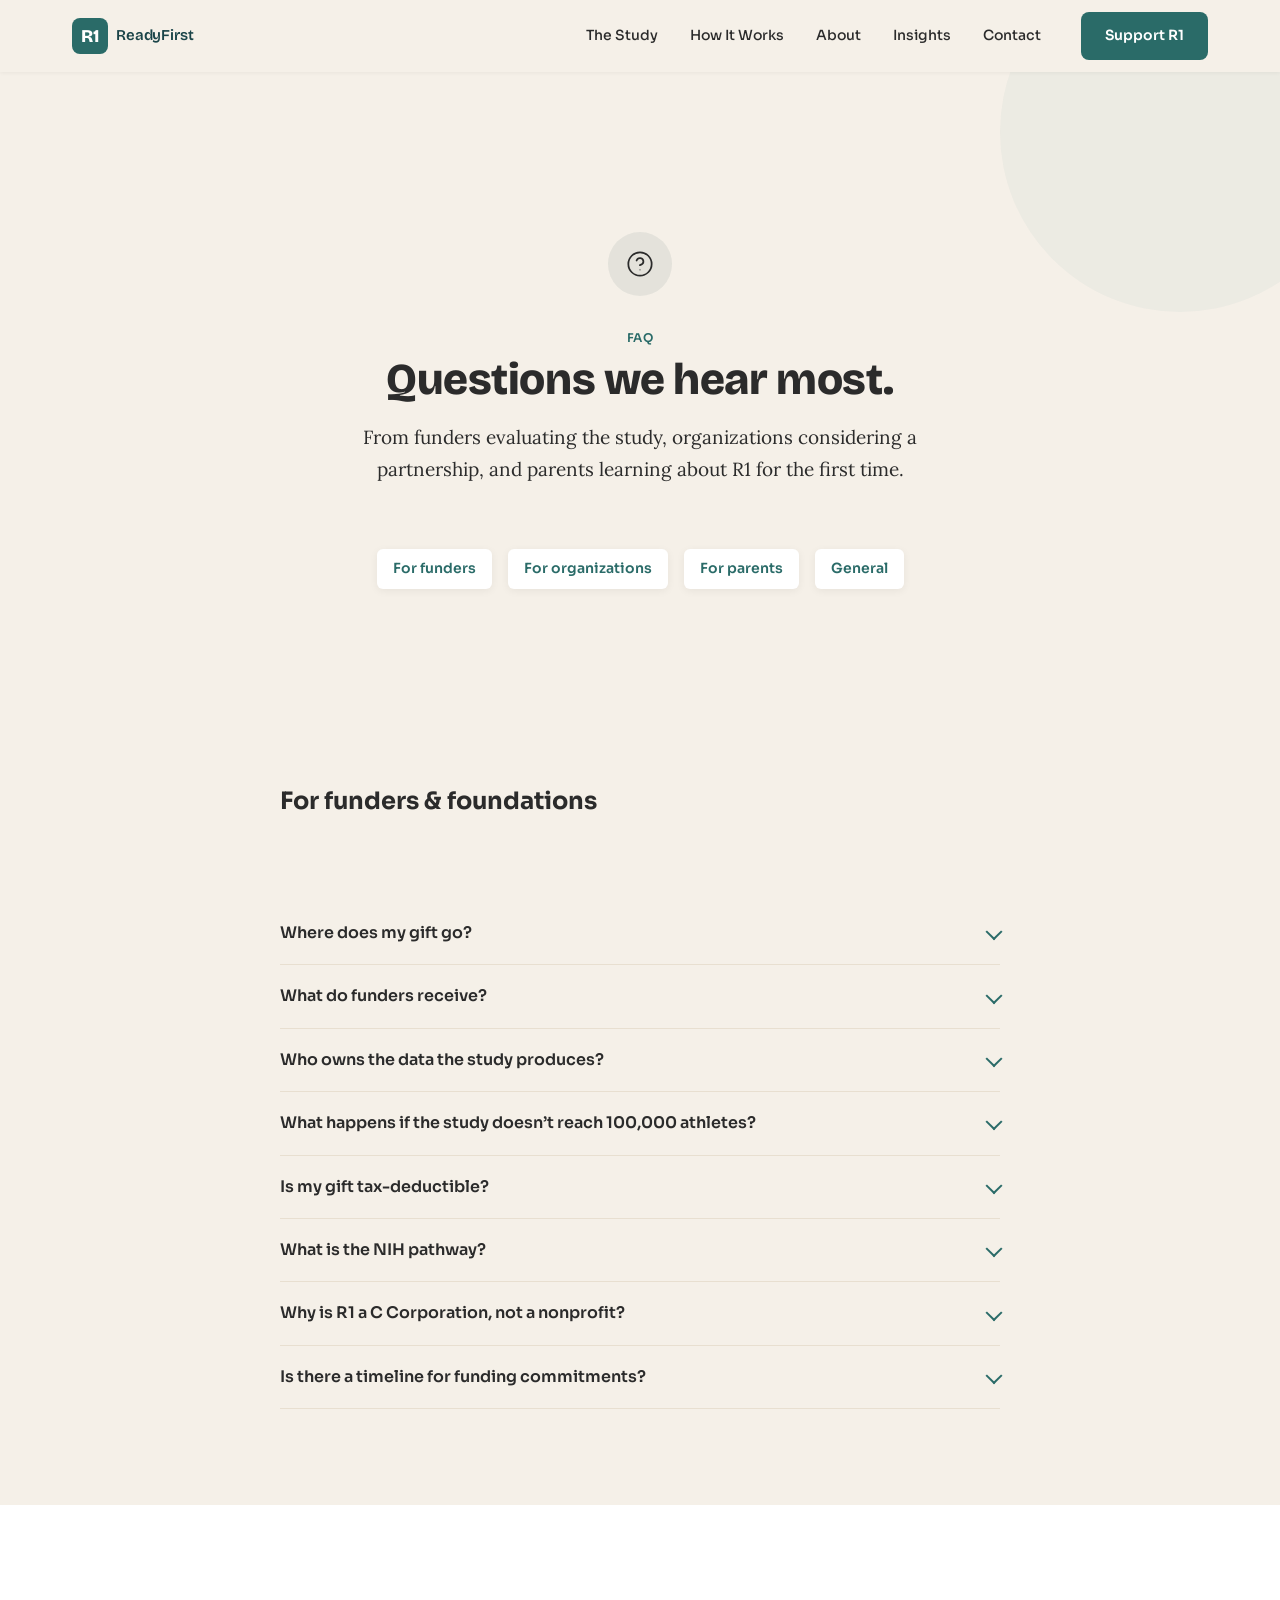
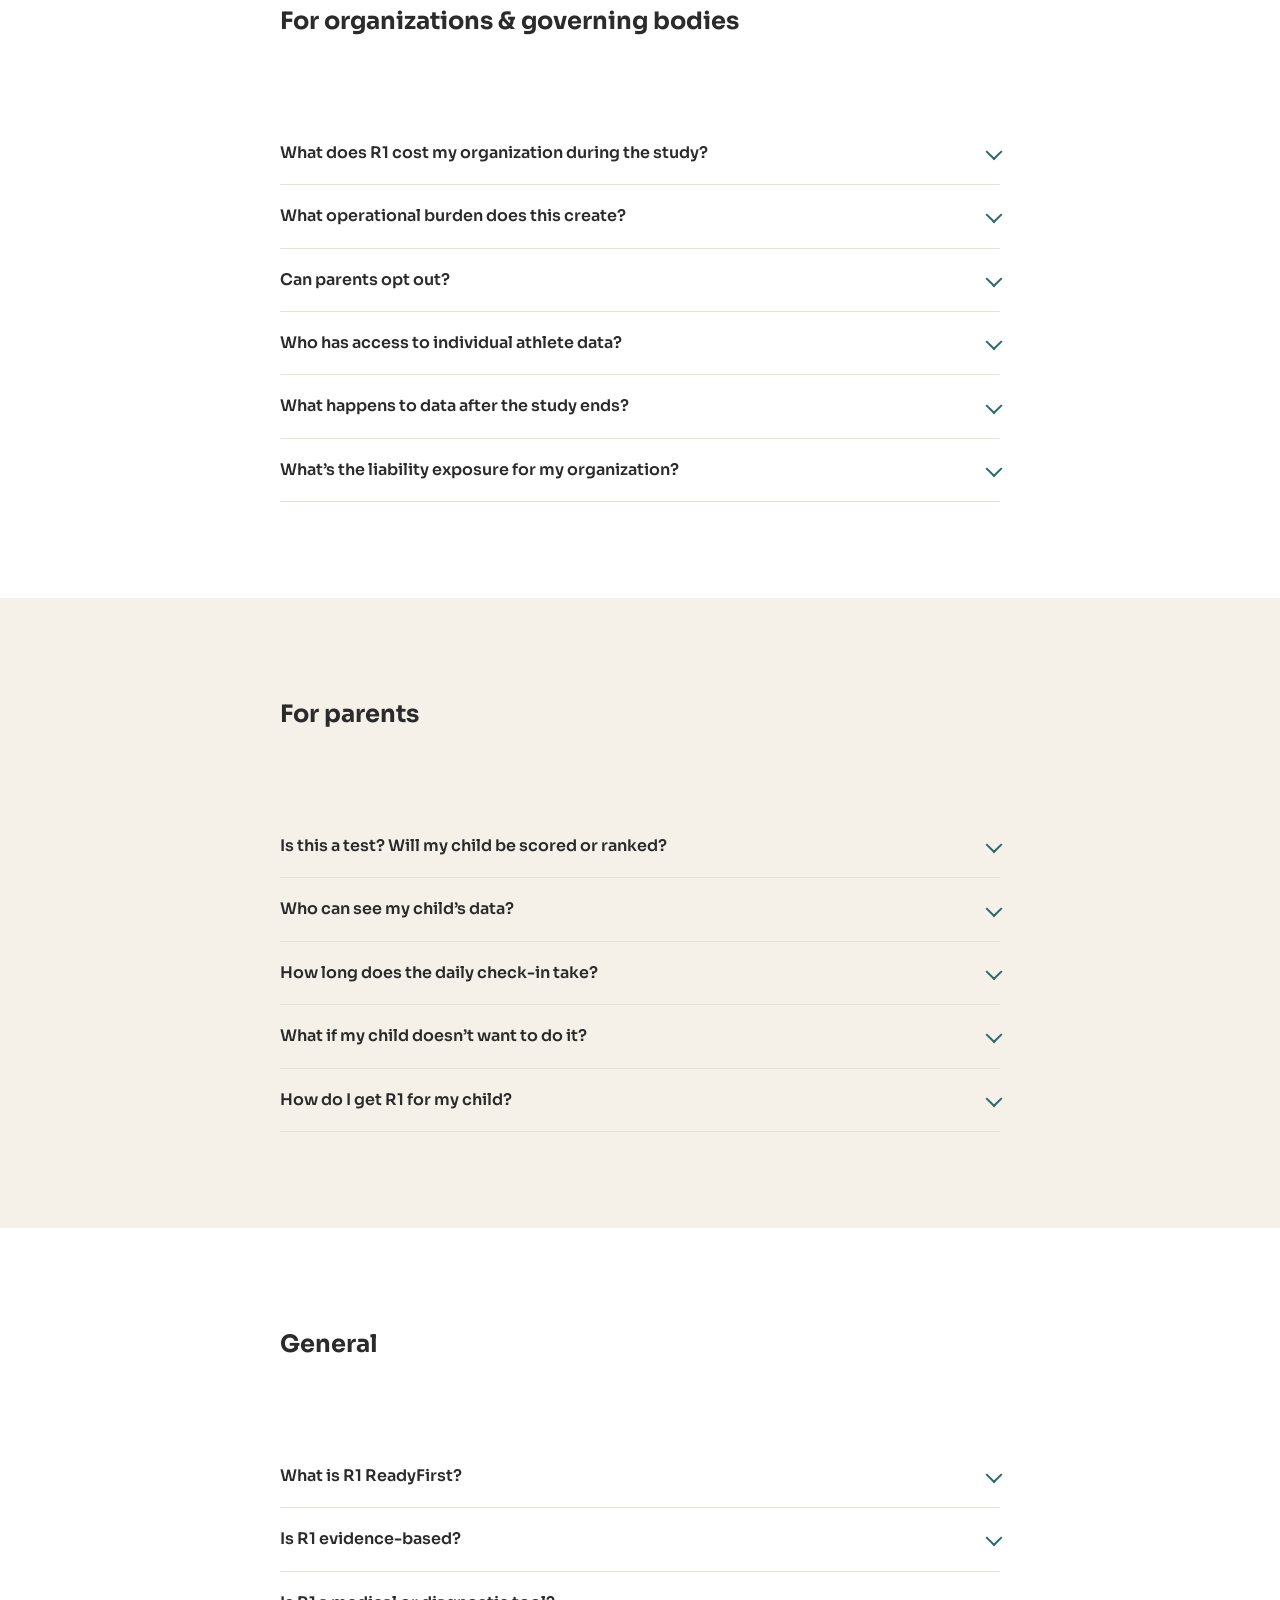
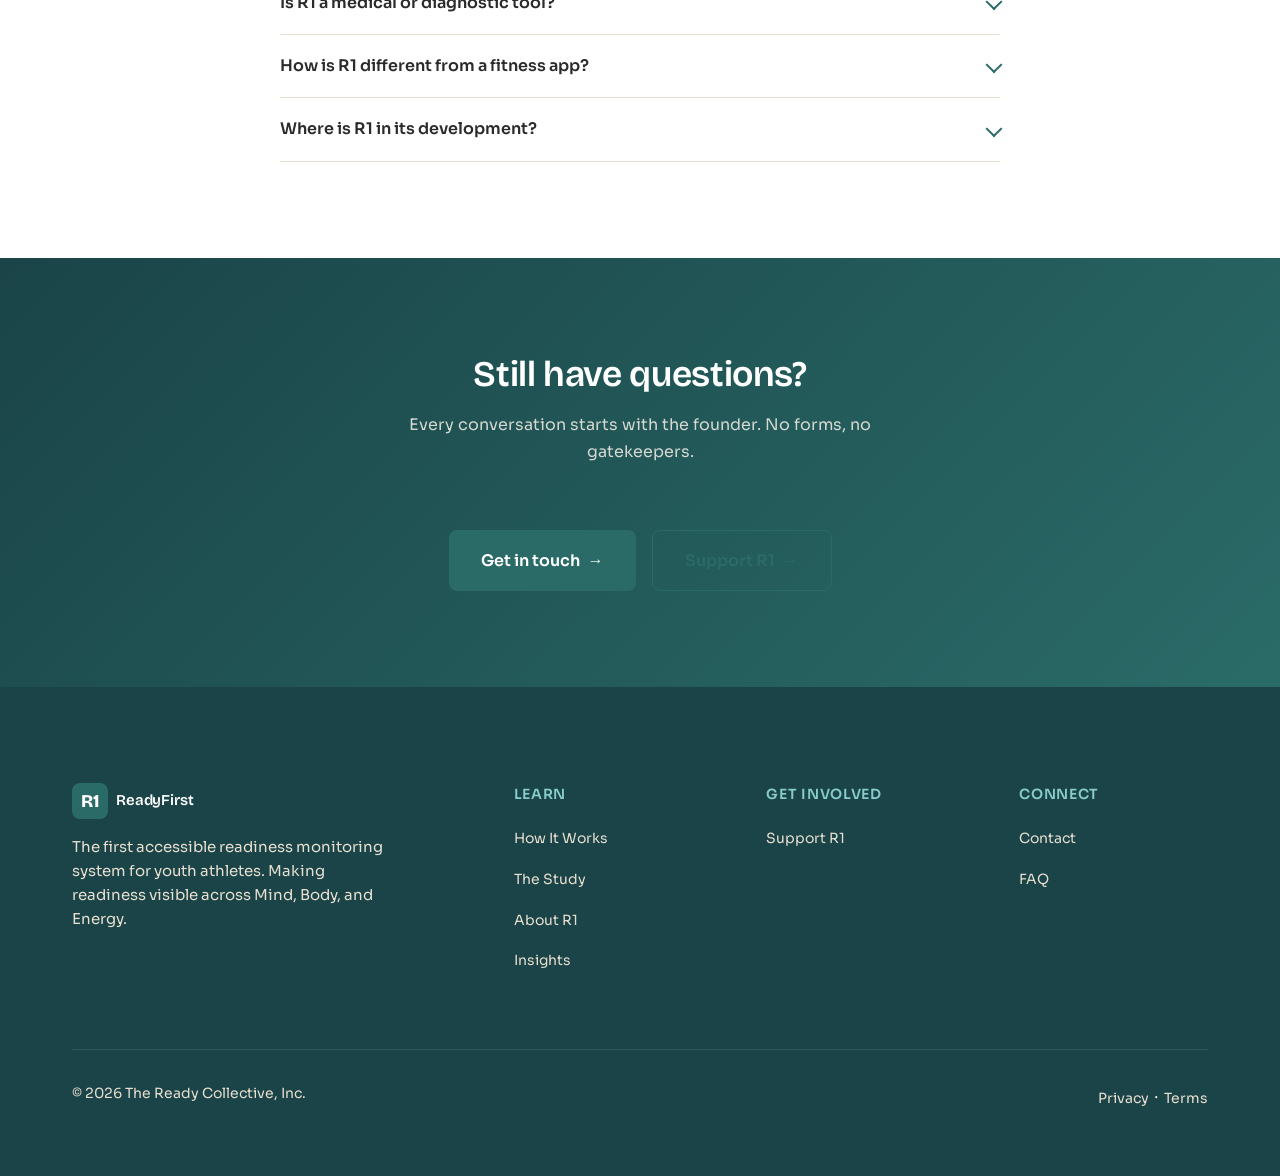
<file: faq.html>
<!DOCTYPE html>
<html lang="en">
<head>
<meta charset="UTF-8">
<meta name="viewport" content="width=device-width, initial-scale=1.0">
<title>FAQ – R1 ReadyFirst</title>
<meta name="description" content="Frequently asked questions about R1 ReadyFirst – for funders, organizations, and parents.">
<meta property="og:title" content="FAQ – R1 ReadyFirst">
<meta property="og:description" content="Frequently asked questions about R1 ReadyFirst – for funders, organizations, and parents.">
<meta property="og:image" content="https://www.readyfirst.com/img/og-card.png">
<meta property="og:type" content="website">
<meta property="og:url" content="https://www.readyfirst.com/faq.html">
<link rel="preconnect" href="https://fonts.googleapis.com">
<link rel="preconnect" href="https://fonts.gstatic.com" crossorigin>
<link href="https://fonts.googleapis.com/css2?family=Bricolage+Grotesque:wght@600;700;800&family=Lora:ital,wght@0,400;0,700;1,400&family=Libre+Baskerville:ital,wght@0,400;0,700;1,400&family=Sora:wght@400;500;600&display=swap" rel="stylesheet">
<link rel="stylesheet" href="css/shared.css">
<link rel="stylesheet" href="css/faq.css">
<link rel="icon" href="data:image/svg+xml,%3Csvg xmlns=%27http://www.w3.org/2000/svg%27 viewBox=%270 0 36 36%27%3E%3Crect width=%2736%27 height=%2736%27 rx=%278%27 fill=%27%232D6A4F%27/%3E%3Ctext x=%2718%27 y=%2725%27 font-family=%27sans-serif%27 font-weight=%27800%27 font-size=%2718%27 fill=%27white%27 text-anchor=%27middle%27%3ER1%3C/text%3E%3C/svg%3E">
</head>
<body>

<!-- NAV -->
<a href="#main" class="skip-to-content">Skip to content</a>
<nav class="site-nav" role="navigation" aria-label="Main navigation">
  <div class="container">
    <a href="index.html" class="nav-logo"><span class="logo-mark">R1</span>ReadyFirst</a>
    <ul class="nav-links" id="navLinks">
      <li><a href="study.html">The Study</a></li>
      <li><a href="how-it-works.html">How It Works</a></li>
      <li><a href="about.html">About</a></li>
      <li><a href="blog.html">Insights</a></li>
      <li><a href="contact.html">Contact</a></li>
      <li><a href="support.html" class="btn btn--primary">Support R1</a></li>
    </ul>
    <button class="nav-toggle" aria-label="Toggle menu" onclick="document.getElementById('navLinks').classList.toggle('open')"><svg viewBox="0 0 24 24" fill="none" stroke="currentColor" stroke-width="2" stroke-linecap="round"><line x1="3" y1="6" x2="21" y2="6"/><line x1="3" y1="12" x2="21" y2="12"/><line x1="3" y1="18" x2="21" y2="18"/></svg></button>
  </div>
</nav>

<!-- HERO -->
<section id="main" class="faq-hero">
  <div class="faq-hero__inner">
    <div class="faq-hero__icon"><svg viewBox="0 0 24 24" fill="none" stroke="currentColor" stroke-width="1.5" stroke-linecap="round" stroke-linejoin="round"><circle cx="12" cy="12" r="10"/><path d="M9.09 9a3 3 0 015.83 1c0 2-3 3-3 3"/><circle cx="12" cy="17" r=".5" fill="currentColor" stroke="none"/></svg></div>
    <span class="section-eyebrow">FAQ</span>
    <h1>Questions we hear most.</h1>
    <p>From funders evaluating the study, organizations considering a partnership, and parents learning about R1 for the first time.</p>
    <div class="faq-hero__nav">
      <a href="#funders" class="faq-hero__nav-link">For funders</a>
      <a href="#organizations" class="faq-hero__nav-link">For organizations</a>
      <a href="#parents" class="faq-hero__nav-link">For parents</a>
      <a href="#general" class="faq-hero__nav-link">General</a>
    </div>
  </div>
</section>

<!-- FOR FUNDERS -->
<section id="funders" class="faq-section fade-in">
  <div class="faq-section__inner">
    <div class="faq-section__label">For funders &amp; foundations</div>

    <details class="faq-item">
      <summary class="faq-item__q">Where does my gift go?</summary>
      <div class="faq-item__a">
        <p>100% of philanthropic gifts fund the national readiness study. That means enrolling children into the R1 platform, collecting longitudinal readiness data across Mind, Body, and Energy, and producing the first national readiness dataset. The study is funded at $50 per child. A gift of any size puts more children into the study.</p>
      </div>
    </details>

    <details class="faq-item">
      <summary class="faq-item__q">What do funders receive?</summary>
      <div class="faq-item__a">
        <p>Regular enrollment and milestone updates, full financial transparency, named recognition in the national dataset and associated publications, and early access to study findings. Details are on the <a href="support.html">Support R1</a> page.</p>
      </div>
    </details>

    <details class="faq-item">
      <summary class="faq-item__q">Who owns the data the study produces?</summary>
      <div class="faq-item__a">
        <p>The Ready Collective, Inc. owns the aggregate dataset. Individual child data is private and controlled by parents. The aggregate dataset is designed to be shared with the research community and to support an NIH federal research partnership application. Funders do not receive access to individual-level data.</p>
      </div>
    </details>

    <details class="faq-item">
      <summary class="faq-item__q">What happens if the study doesn&rsquo;t reach 100,000 athletes?</summary>
      <div class="faq-item__a">
        <p>The study is designed to scale. A smaller cohort still produces valuable longitudinal data &ndash; the methodology and dataset structure are the same at 10,000 athletes as at 100,000. The 100K target maximizes statistical power and demographic representation, but every enrolled child contributes to the evidence base.</p>
      </div>
    </details>

    <details class="faq-item">
      <summary class="faq-item__q">Is my gift tax-deductible?</summary>
      <div class="faq-item__a">
        <p>The Ready Collective, Inc. is a C Corporation. Gifts are structured as philanthropic contributions to a research initiative. Consult your tax advisor for deductibility in your specific situation. We are happy to provide any documentation needed for your records.</p>
      </div>
    </details>

    <details class="faq-item">
      <summary class="faq-item__q">What is the NIH pathway?</summary>
      <div class="faq-item__a">
        <p>The national readiness study is designed to de-risk a federal funding application. By producing validated longitudinal data at scale, the study creates the proof of concept that makes an NIH research partnership possible. Your philanthropic gift funds the evidence that unlocks federal infrastructure.</p>
      </div>
    </details>

    <details class="faq-item">
      <summary class="faq-item__q">Why is R1 a C Corporation, not a nonprofit?</summary>
      <div class="faq-item__a">
        <p>The Ready Collective is structured as a C Corporation to allow the flexibility to build a sustainable product business after the study phase. The national study is funded philanthropically, but the long-term model &ndash; $50 per child per 2 years, embedded in membership fees &ndash; is designed to be self-sustaining. A C Corp structure allows R1 to raise philanthropic capital now, conduct the study, and transition to earned revenue without restructuring. Your gift funds the research phase; the product sustains itself after that.</p>
      </div>
    </details>

    <details class="faq-item">
      <summary class="faq-item__q">Is there a timeline for funding commitments?</summary>
      <div class="faq-item__a">
        <p>The study has a defined enrollment window. NGB partnerships are being finalized in 2026, with first athlete cohorts enrolling mid-year. Philanthropic gifts committed before enrollment begins receive founding funder recognition in the national dataset and all publications. The study proceeds on its timeline regardless &ndash; there is no indefinite fundraising phase.</p>
        <p class="gtm-signal mt-sm">If your foundation&rsquo;s giving cycle aligns with Q2&ndash;Q3 2026, this is the decision window.</p>
      </div>
    </details>

  </div>
</section>

<!-- FOR ORGANIZATIONS -->
<section id="organizations" class="faq-section faq-section--alt fade-in">
  <div class="faq-section__inner">
    <div class="faq-section__label">For organizations &amp; governing bodies</div>

    <details class="faq-item">
      <summary class="faq-item__q">What does R1 cost my organization during the study?</summary>
      <div class="faq-item__a">
        <p>Nothing. During the national study, R1 seats are funded entirely by philanthropic gifts. Your organization and its families pay nothing. After the study, R1 is priced at $50 per child per 2 years, embedded in membership fees.</p>
      </div>
    </details>

    <details class="faq-item">
      <summary class="faq-item__q">What operational burden does this create?</summary>
      <div class="faq-item__a">
        <p>Minimal. R1 embeds into your existing registration flow. There are no new systems to manage, no hardware requirements, and no staff training beyond a single onboarding session. The four implementation steps are: sign a partnership agreement, integrate R1 into registration, communicate to member clubs, and receive aggregate reporting.</p>
      </div>
    </details>

    <details class="faq-item">
      <summary class="faq-item__q">Can parents opt out?</summary>
      <div class="faq-item__a">
        <p>Yes, always. R1 is opt-in at the point of registration. Parents must actively consent. They can withdraw their child at any time, and all individual data is deleted upon withdrawal. Participation is never mandatory.</p>
      </div>
    </details>

    <details class="faq-item">
      <summary class="faq-item__q">Who has access to individual athlete data?</summary>
      <div class="faq-item__a">
        <p>Only the parent (full view) and the coach (readiness state only, with parent permission). Organizations see aggregate patterns across their membership &ndash; proportional readiness distributions, domain-level trends, and club-level comparisons. No individual child data is visible at the organizational level. R1 is architecturally designed to prevent use as a talent identification or selection tool.</p>
      </div>
    </details>

    <details class="faq-item">
      <summary class="faq-item__q">What happens to data after the study ends?</summary>
      <div class="faq-item__a">
        <p>Individual child data remains under parent control. Parents can export or delete it at any time. The aggregate, de-identified dataset becomes part of the national readiness evidence base and supports ongoing research. Organizations that participated retain access to their aggregate insights.</p>
      </div>
    </details>

    <details class="faq-item">
      <summary class="faq-item__q">What&rsquo;s the liability exposure for my organization?</summary>
      <div class="faq-item__a">
        <p>R1 is a readiness monitoring tool, not a medical, diagnostic, or talent identification system. It does not diagnose conditions, prescribe treatments, or make selection decisions. The platform is designed with medical advisory input from Stanford Sports Medicine. Partnership agreements include clear scope definitions and data governance terms.</p>
      </div>
    </details>

  </div>
</section>

<!-- FOR PARENTS -->
<section id="parents" class="faq-section fade-in">
  <div class="faq-section__inner">
    <div class="faq-section__label">For parents</div>

    <details class="faq-item">
      <summary class="faq-item__q">Is this a test? Will my child be scored or ranked?</summary>
      <div class="faq-item__a">
        <p>No. R1 is not a test, a score, or a ranking system. It tracks readiness &ndash; the combination of Mind, Body, and Energy states that determine whether your child is ready to engage in their sport. There are no "good" or "bad" readiness states. Rebuilding after a tough competition is expected. Rising after rest is natural. R1 illuminates &ndash; it doesn&rsquo;t judge.</p>
      </div>
    </details>

    <details class="faq-item">
      <summary class="faq-item__q">Who can see my child&rsquo;s data?</summary>
      <div class="faq-item__a">
        <p>You control everything. As a parent, you see the full picture &ndash; daily readiness, three-domain breakdown, trends, and early warnings. Coaches see only the readiness state and a coaching prompt, and only if you grant permission. Your child sees their overall state in age-appropriate language. Organizations see only aggregate patterns &ndash; never individual data.</p>
      </div>
    </details>

    <details class="faq-item">
      <summary class="faq-item__q">How long does the daily check-in take?</summary>
      <div class="faq-item__a">
        <p>About two minutes. A few simple questions across Mind, Body, and Energy. For children under 12, a parent answers based on what they observe &ndash; no interrogation needed. Older athletes complete it themselves.</p>
      </div>
    </details>

    <details class="faq-item">
      <summary class="faq-item__q">What if my child doesn&rsquo;t want to do it?</summary>
      <div class="faq-item__a">
        <p>R1 is designed to feel like part of the routine, not an obligation. For younger children, the parent completes the check-in through observation. For older athletes, the system respects their autonomy &ndash; the check-in is brief, the language is positive, and there&rsquo;s no penalty for missing a day. If your child doesn&rsquo;t want to participate, you can withdraw at any time.</p>
      </div>
    </details>

    <details class="faq-item">
      <summary class="faq-item__q">How do I get R1 for my child?</summary>
      <div class="faq-item__a">
        <p>R1 reaches families through clubs and organizations. If your club has adopted R1, you&rsquo;ll enroll at registration. If not, you can share R1 with your club director &ndash; every partnership starts with a conversation. <a href="contact.html">Contact us directly</a> for details.</p>
      </div>
    </details>

  </div>
</section>

<!-- GENERAL -->
<section id="general" class="faq-section faq-section--alt fade-in">
  <div class="faq-section__inner">
    <div class="faq-section__label">General</div>

    <details class="faq-item">
      <summary class="faq-item__q">What is R1 ReadyFirst?</summary>
      <div class="faq-item__a">
        <p>R1 is the first accessible readiness monitoring system for youth athletes. It tracks three dimensions &ndash; Mind, Body, and Energy &ndash; through a daily check-in that takes minutes. The system makes readiness visible to parents, provides coaching prompts to coaches, and generates aggregate intelligence for organizations. It is not a fitness app, a medical device, or a talent identification tool.</p>
      </div>
    </details>

    <details class="faq-item">
      <summary class="faq-item__q">Is R1 evidence-based?</summary>
      <div class="faq-item__a">
        <p>Yes. R1&rsquo;s readiness framework was built by three co-founders with PhDs and decades of applied experience in elite human performance, mental performance consulting, and sleep science. The Body pillar uses AI camera scoring validated against expert manual assessment. The system has medical advisory oversight from Stanford Sports Medicine. The national study is designed to produce peer-reviewed research and support an NIH partnership.</p>
      </div>
    </details>

    <details class="faq-item">
      <summary class="faq-item__q">Is R1 a medical or diagnostic tool?</summary>
      <div class="faq-item__a">
        <p>No. R1 does not diagnose conditions, prescribe treatments, rank children, or select participants. It is a developmental readiness framework designed to support young people and the adults around them in making better-informed decisions. All assessments are supportive, age-appropriate, and non-pathologizing.</p>
      </div>
    </details>

    <details class="faq-item">
      <summary class="faq-item__q">How is R1 different from a fitness app?</summary>
      <div class="faq-item__a">
        <p>Fitness apps measure activity &ndash; workouts, steps, heart rate. R1 measures readiness &ndash; whether a child is mentally, physically, and energetically prepared to engage in their sport. It integrates Mind, Body, and Energy into a single framework, provides coaching prompts (not workout plans), and is designed for the adults around the child as much as for the child themselves.</p>
      </div>
    </details>

    <details class="faq-item">
      <summary class="faq-item__q">Where is R1 in its development?</summary>
      <div class="faq-item__a">
        <p>The app, daily check-in system, and coaching prompt architecture are in production. A pilot is underway with the first cohort of athletes (Q1 2026). The national study will enroll 100,000 athletes across 30+ sports, funded by philanthropic gifts. R1 is currently in partnership conversations with governing bodies across 6 sports.</p>
      </div>
    </details>

  </div>
</section>

<!-- CTA -->
<section class="faq-cta fade-in">
  <div class="faq-cta__inner">
    <h2>Still have questions?</h2>
    <p>Every conversation starts with the founder. No forms, no gatekeepers.</p>
    <div class="faq-cta__buttons">
      <a href="contact.html" class="btn btn--primary btn--lg">Get in touch <span class="arrow">&rarr;</span></a>
      <a href="support.html" class="btn btn--secondary btn--lg">Support R1 <span class="arrow">&rarr;</span></a>
    </div>
  </div>
</section>

<!-- FOOTER -->
<footer class="site-footer" role="contentinfo">
  <div class="container">
    <div class="footer-grid">
      <div class="footer-brand"><a href="index.html" class="nav-logo"><span class="logo-mark">R1</span>ReadyFirst</a><p>The first accessible readiness monitoring system for youth athletes. Making readiness visible across Mind, Body, and Energy.</p></div>
      <div class="footer-col"><h4>Learn</h4><ul><li><a href="how-it-works.html">How It Works</a></li><li><a href="study.html">The Study</a></li><li><a href="about.html">About R1</a></li><li><a href="blog.html">Insights</a></li></ul></div>
      <div class="footer-col"><h4>Get Involved</h4><ul><li><a href="support.html">Support R1</a></li></ul></div>
      <div class="footer-col"><h4>Connect</h4><ul><li><a href="contact.html">Contact</a></li><li><a href="faq.html">FAQ</a></li></ul></div>
    </div>
    <div class="footer-bottom"><p>&copy; 2026 The Ready Collective, Inc.</p><div><a href="#">Privacy</a> &middot; <a href="#">Terms</a></div></div>
  </div>
</footer>

<script>
const observer=new IntersectionObserver(e=>{e.forEach(e=>{e.isIntersecting&&e.target.classList.add("visible")})},{threshold:.1,rootMargin:"0px 0px -40px 0px"});
document.querySelectorAll(".fade-in").forEach(el=>observer.observe(el));
document.querySelectorAll(".nav-links a:not(.nav-dropdown__trigger)").forEach(a=>{a.addEventListener("click",()=>{document.getElementById("navLinks").classList.remove("open")})});
document.querySelectorAll(".nav-dropdown__trigger").forEach(btn=>{btn.addEventListener("click",()=>{btn.closest(".nav-dropdown").classList.toggle("open")})});
</script>
</body>
</html>
</file>
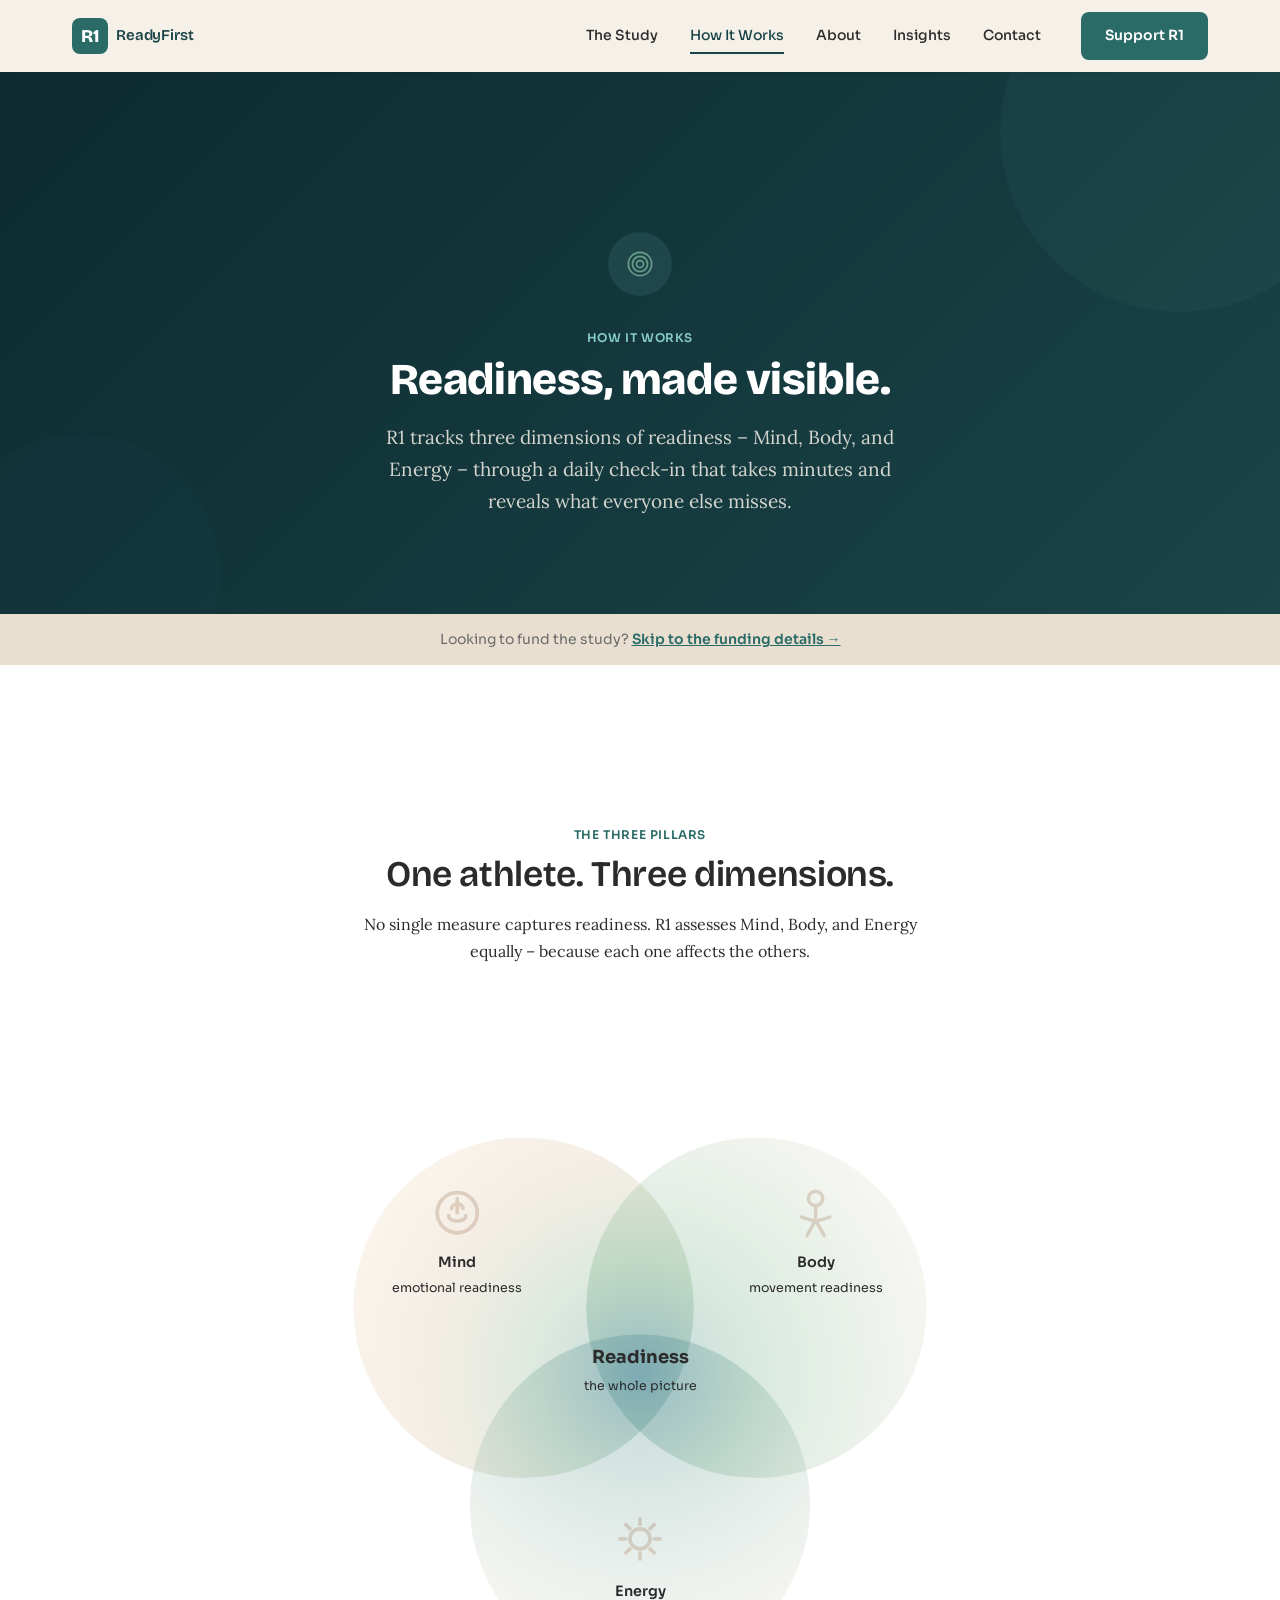
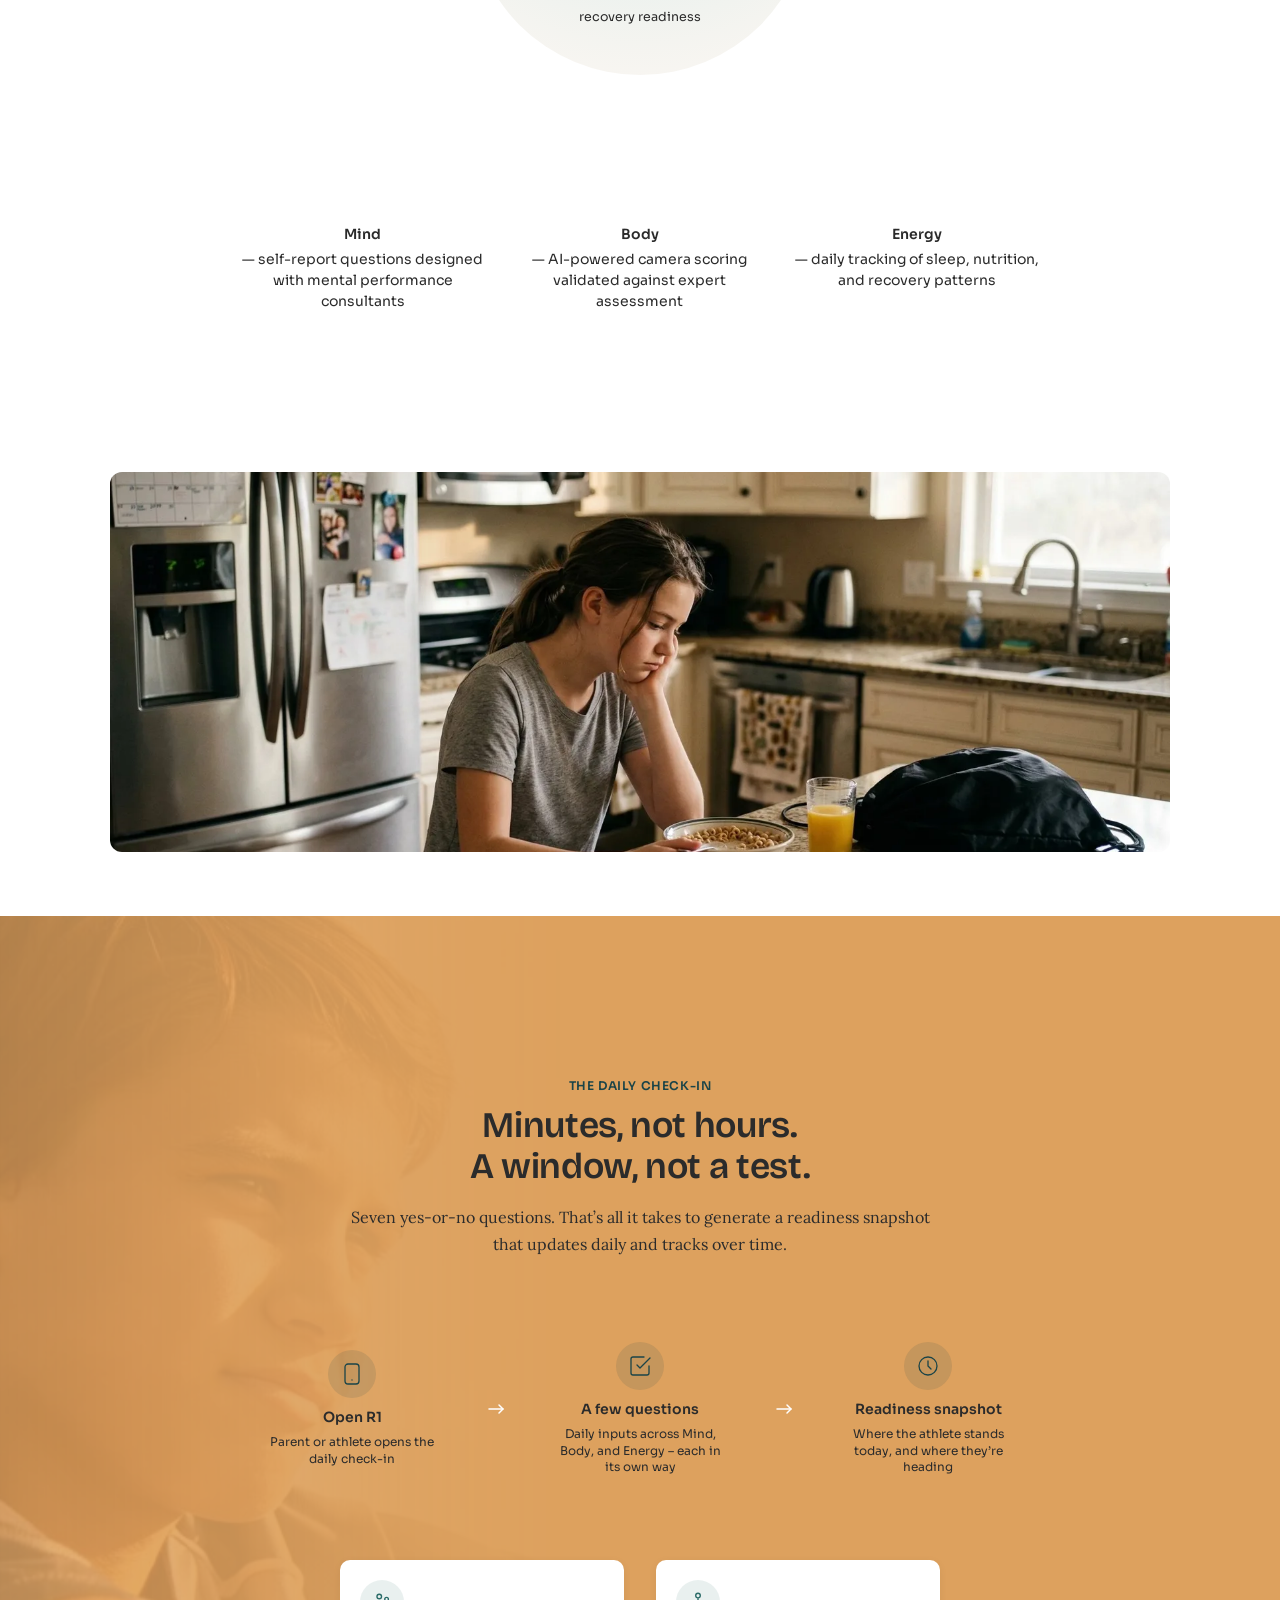
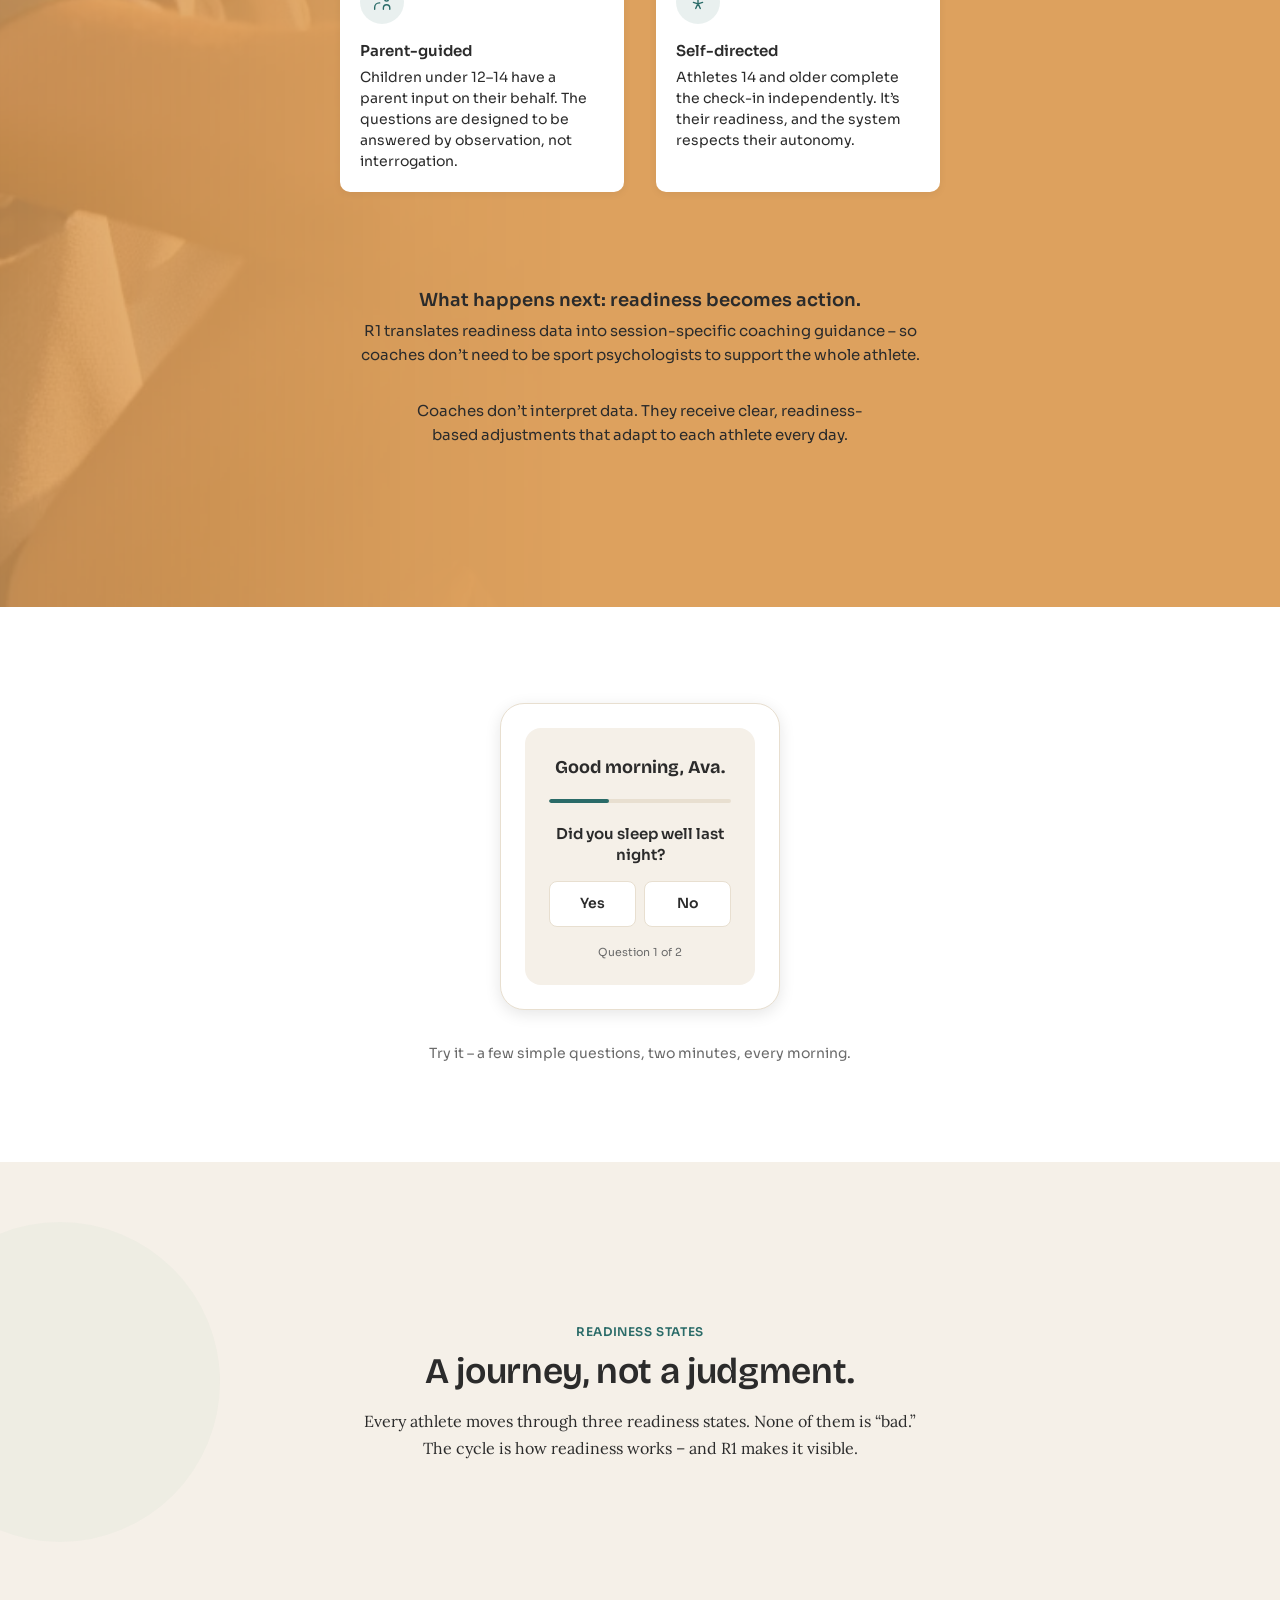
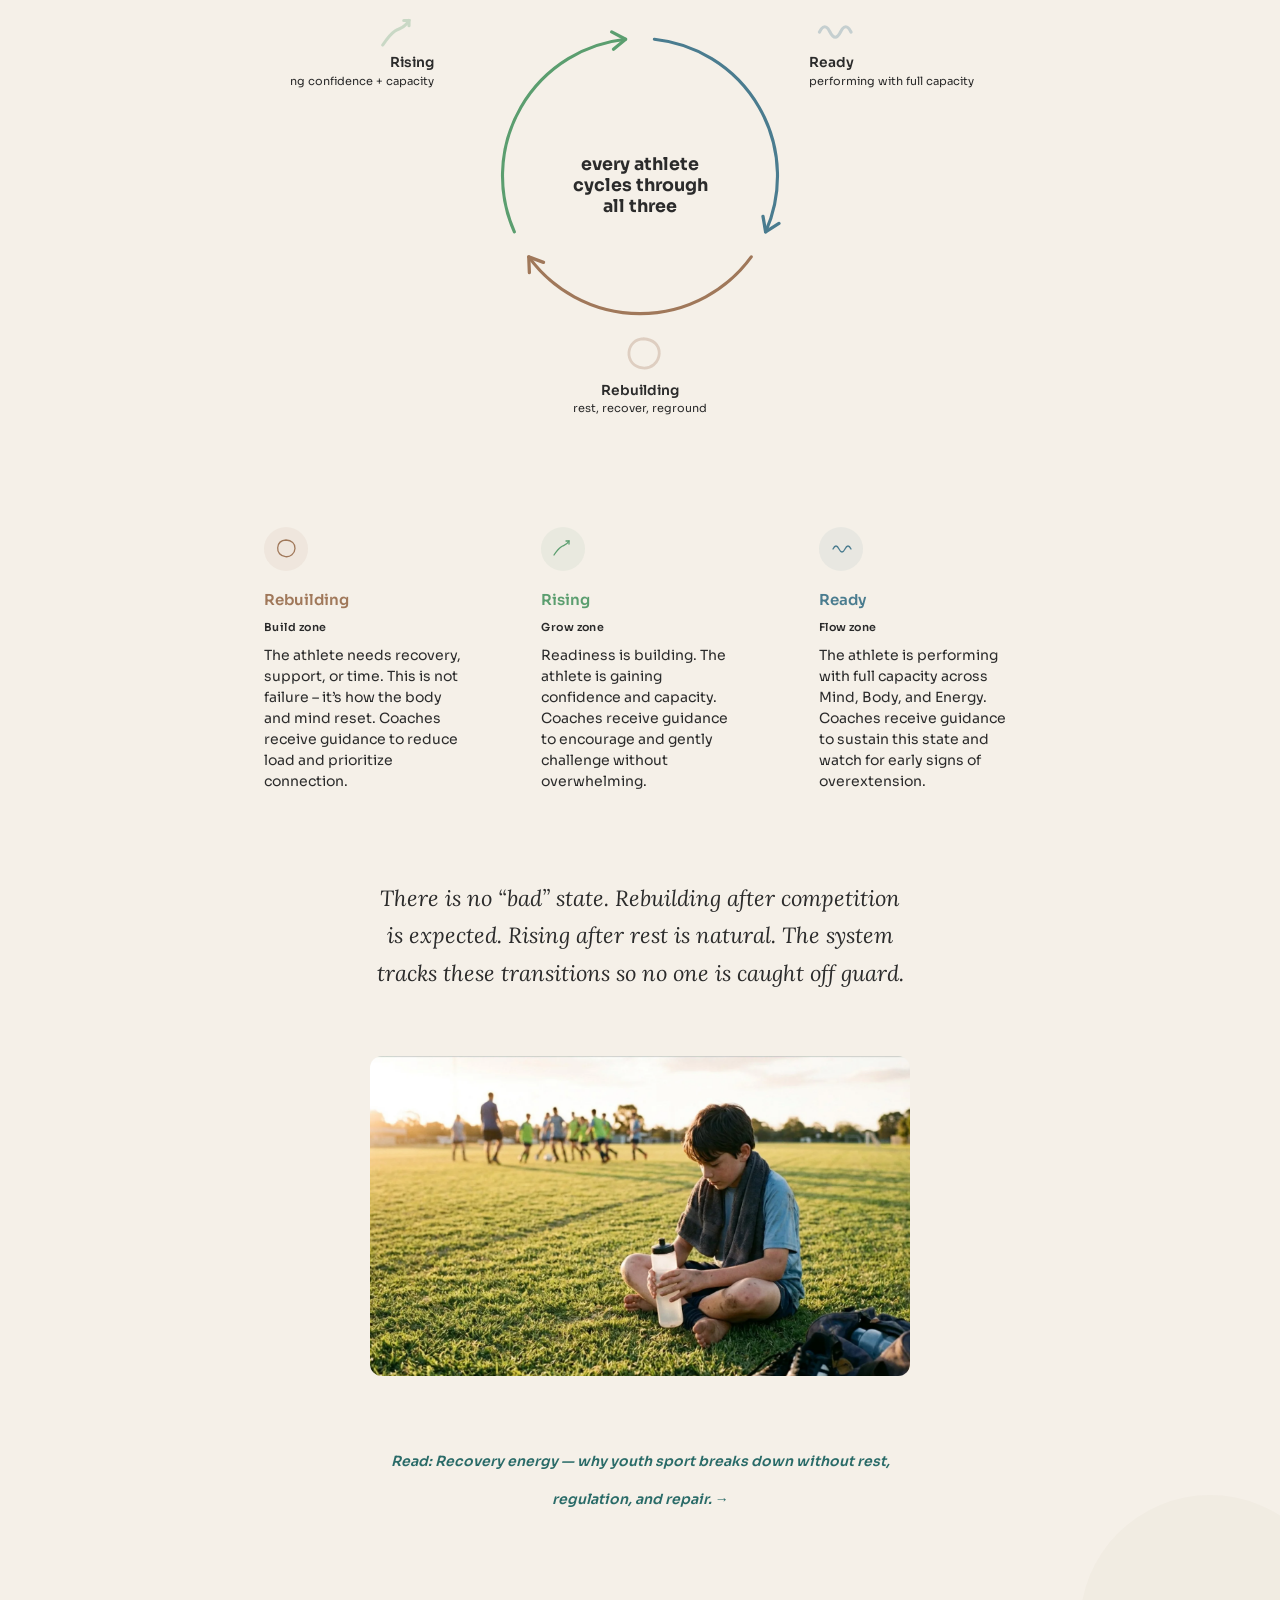
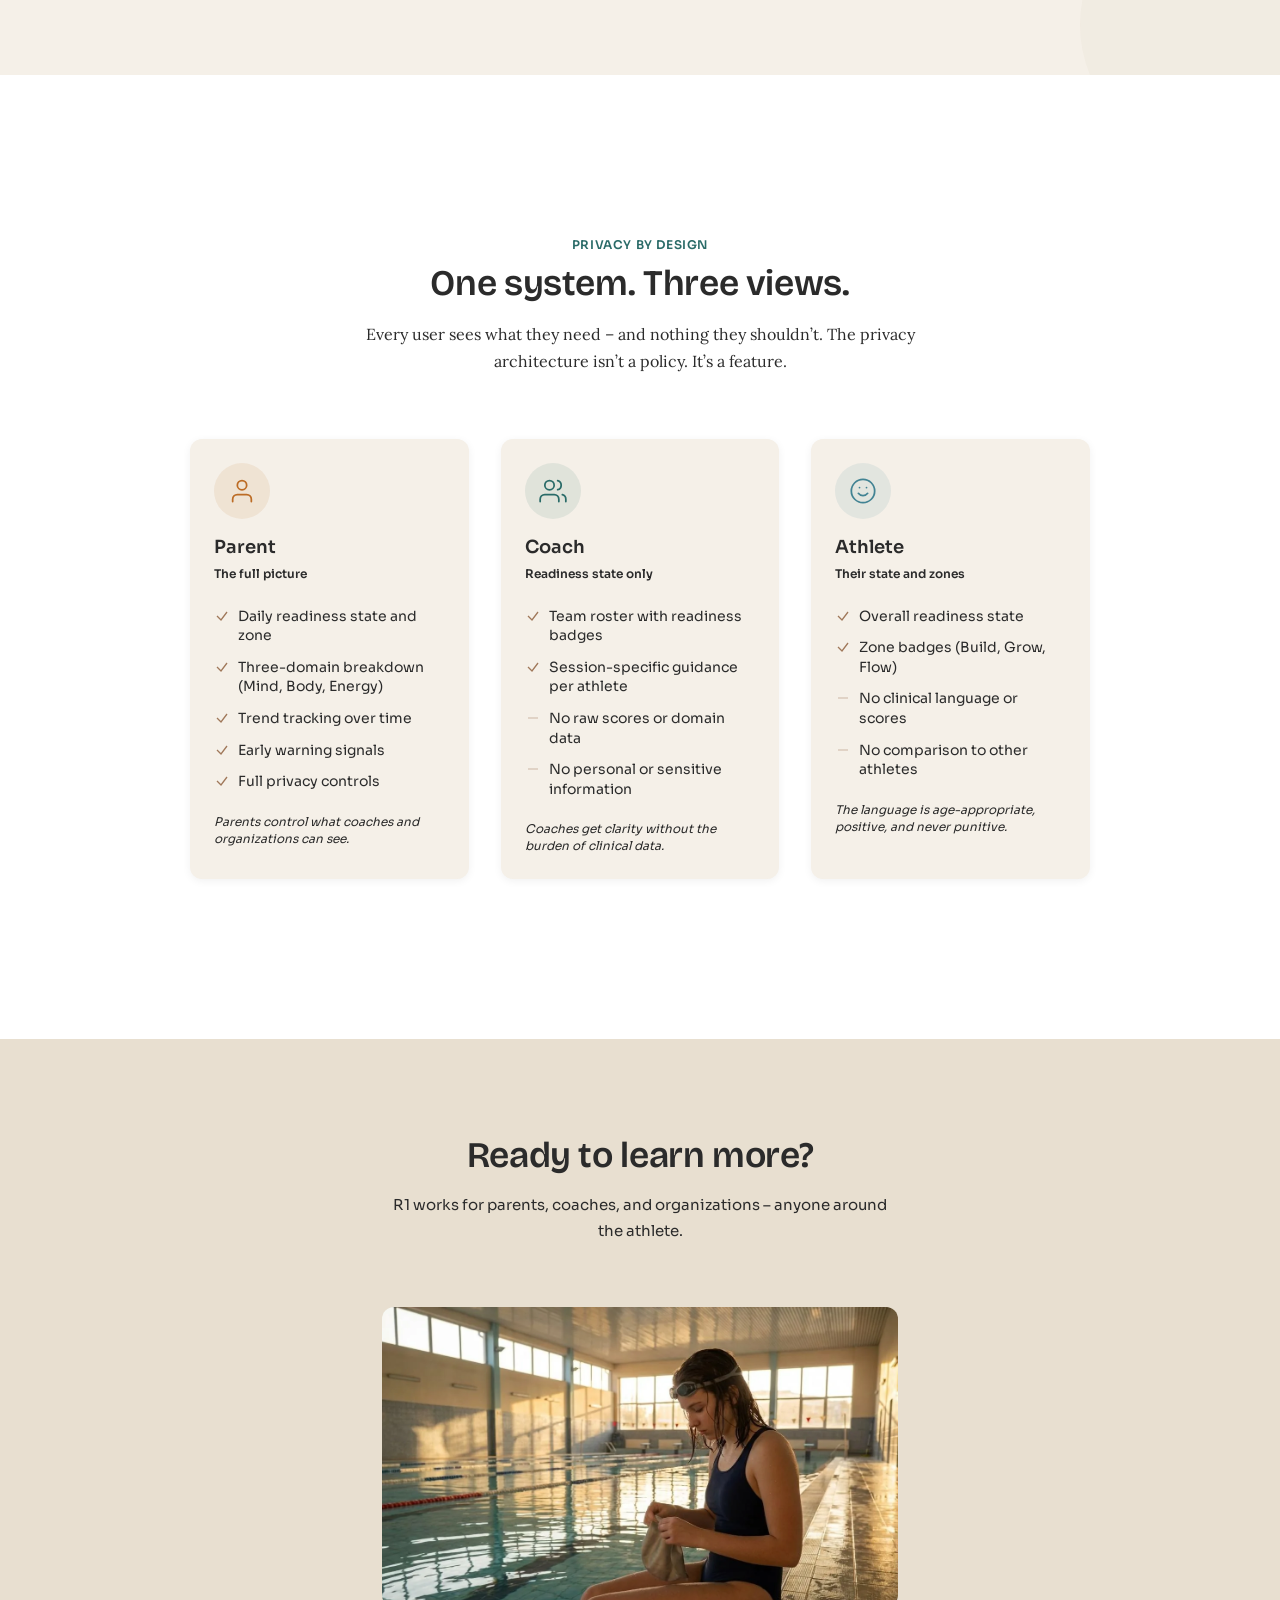
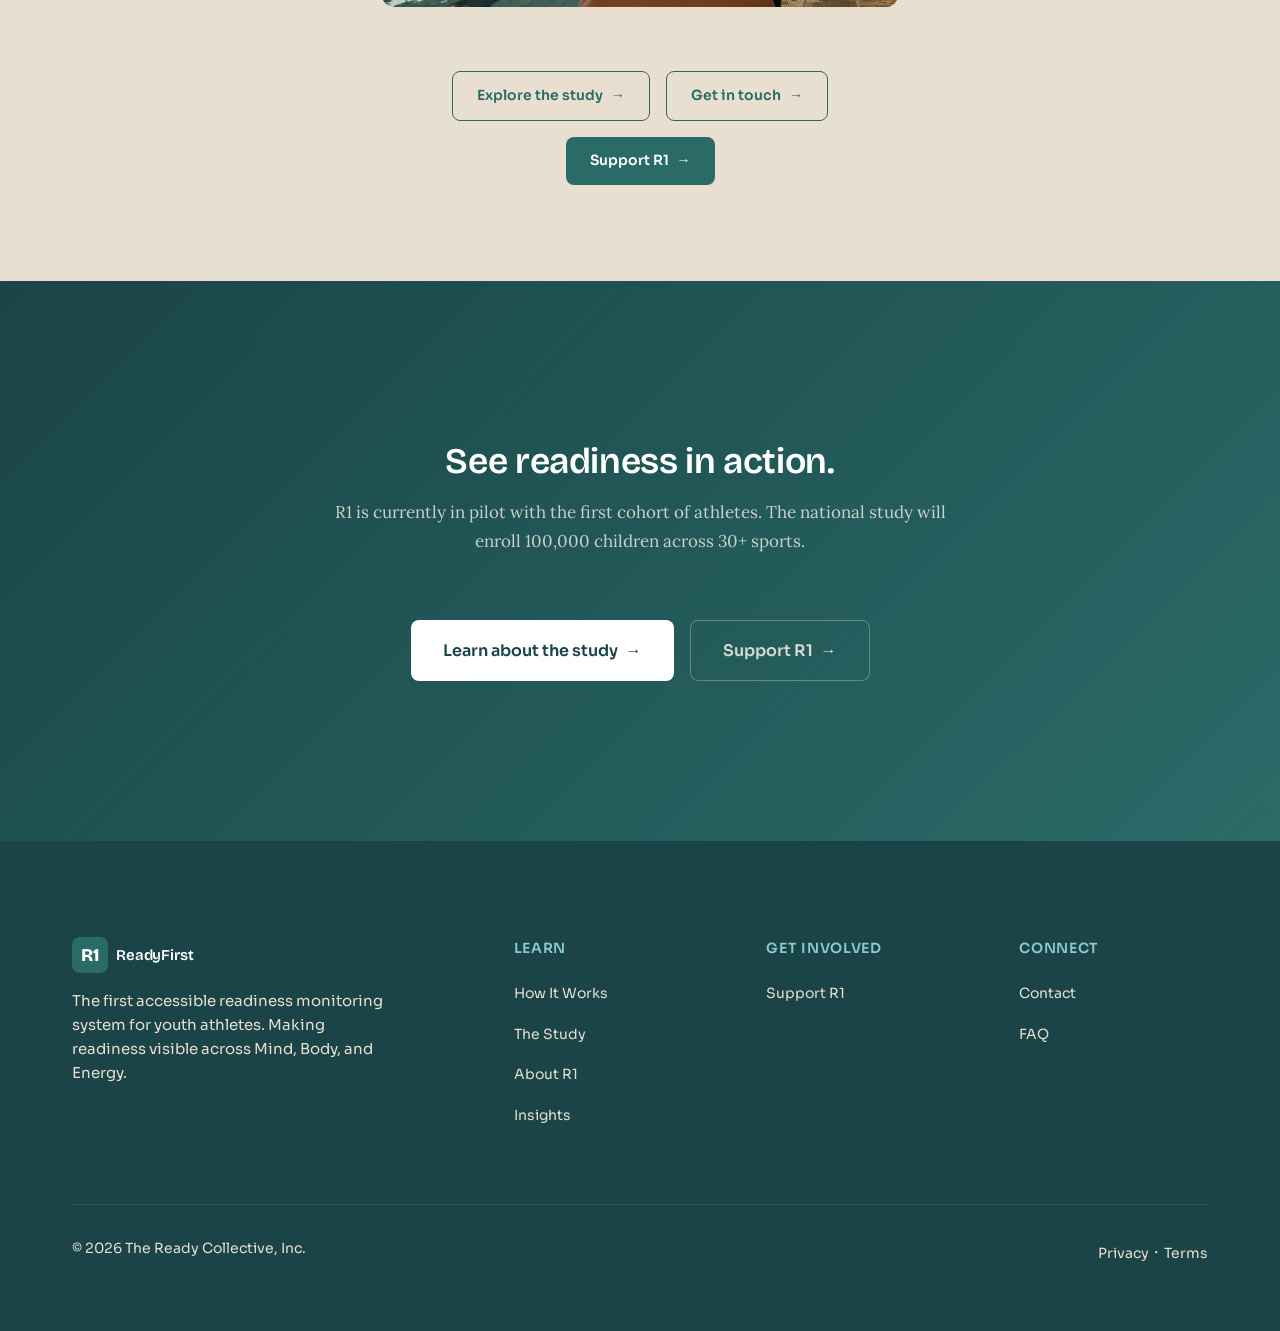
<file: how-it-works.html>
<!DOCTYPE html>
<html lang="en">
<head>
<meta charset="UTF-8">
<meta name="viewport" content="width=device-width, initial-scale=1.0">
<title>How It Works – R1 ReadyFirst</title>
<meta name="description" content="R1 makes youth athlete readiness visible across three dimensions – Mind, Body, and Energy – through a daily check-in that takes minutes.">
<meta property="og:title" content="How It Works – R1 ReadyFirst">
<meta property="og:description" content="R1 makes youth athlete readiness visible across three dimensions – Mind, Body, and Energy – through a daily check-in that takes minutes.">
<meta property="og:image" content="https://www.readyfirst.com/img/og-card.png">
<meta property="og:type" content="website">
<meta property="og:url" content="https://www.readyfirst.com/how-it-works.html">
<link rel="preconnect" href="https://fonts.googleapis.com">
<link rel="preconnect" href="https://fonts.gstatic.com" crossorigin>
<link href="https://fonts.googleapis.com/css2?family=Bricolage+Grotesque:wght@600;700;800&family=Lora:ital,wght@0,400;0,700;1,400&family=Libre+Baskerville:ital,wght@0,400;0,700;1,400&family=Sora:wght@400;500;600&display=swap" rel="stylesheet">
<link rel="stylesheet" href="css/shared.css">
<link rel="stylesheet" href="css/how-it-works.css">
<link rel="icon" href="data:image/svg+xml,%3Csvg xmlns=%27http://www.w3.org/2000/svg%27 viewBox=%270 0 36 36%27%3E%3Crect width=%2736%27 height=%2736%27 rx=%278%27 fill=%27%232D6A4F%27/%3E%3Ctext x=%2718%27 y=%2725%27 font-family=%27sans-serif%27 font-weight=%27800%27 font-size=%2718%27 fill=%27white%27 text-anchor=%27middle%27%3ER1%3C/text%3E%3C/svg%3E">
</head>
<body>

<!-- NAV -->
<a href="#main" class="skip-to-content">Skip to content</a>
<nav class="site-nav" role="navigation" aria-label="Main navigation">
  <div class="container">
    <a href="index.html" class="nav-logo"><span class="logo-mark">R1</span>ReadyFirst</a>
    <ul class="nav-links" id="navLinks">
      <li><a href="study.html">The Study</a></li>
      <li><a href="how-it-works.html" class="nav-active">How It Works</a></li>
      <li><a href="about.html">About</a></li>
      <li><a href="blog.html">Insights</a></li>
      <li><a href="contact.html">Contact</a></li>
      <li><a href="support.html" class="btn btn--primary">Support R1</a></li>
    </ul>
    <button class="nav-toggle" aria-label="Toggle menu" onclick="document.getElementById('navLinks').classList.toggle('open')"><svg viewBox="0 0 24 24" fill="none" stroke="currentColor" stroke-width="2" stroke-linecap="round"><line x1="3" y1="6" x2="21" y2="6"/><line x1="3" y1="12" x2="21" y2="12"/><line x1="3" y1="18" x2="21" y2="18"/></svg></button>
  </div>
</nav>

<!-- HERO (dark gradient) -->
<section id="main" class="hiw-hero">
  <div class="hiw-hero__inner">
    <div class="hiw-hero__icon"><svg viewBox="0 0 24 24" fill="none" stroke="rgba(149,213,178,.6)" stroke-width="1.5" stroke-linecap="round" stroke-linejoin="round"><circle cx="12" cy="12" r="10"/><circle cx="12" cy="12" r="6.5"/><circle cx="12" cy="12" r="3"/></svg></div>
    <span class="section-eyebrow">How it works</span>
    <h1>Readiness, made visible.</h1>
    <p>R1 tracks three dimensions of readiness &ndash; Mind, Body, and Energy &ndash; through a daily check-in that takes minutes and reveals what everyone else misses.</p>
  </div>
</section>

<!-- FUNDER SHORTCUT -->
<div class="hiw-funder-shortcut">
  <div class="container">
    <p>Looking to fund the study? <a href="study.html">Skip to the funding details <span class="arrow">&rarr;</span></a></p>
  </div>
</div>

<!-- SECTION 1 &ndash; THREE PILLARS + VENN -->
<section class="hiw-pillars fade-in">
  <div class="hiw-pillars__inner">
    <div class="hiw-pillars__header">
      <span class="section-eyebrow">The three pillars</span>
      <h2>One athlete. Three dimensions.</h2>
      <p>No single measure captures readiness. R1 assesses Mind, Body, and Energy equally &ndash; because each one affects the others.</p>
    </div>

    <!-- Venn diagram -->
    <div class="hiw-venn" role="img" aria-label="Venn diagram showing Mind, Body, and Energy overlapping to create a complete readiness picture">
      <svg viewBox="0 0 480 390" xmlns="http://www.w3.org/2000/svg">
        <defs>
          <radialGradient id="rg-mind" cx="240" cy="192" r="175" gradientUnits="userSpaceOnUse">
            <stop offset="0%" stop-color="#428393" stop-opacity="0.32"/>
            <stop offset="35%" stop-color="#6B9E6F" stop-opacity="0.22"/>
            <stop offset="70%" stop-color="#C4A070" stop-opacity="0.18"/>
            <stop offset="100%" stop-color="#D4A86A" stop-opacity="0.12"/>
          </radialGradient>
          <radialGradient id="rg-body" cx="240" cy="192" r="175" gradientUnits="userSpaceOnUse">
            <stop offset="0%" stop-color="#428393" stop-opacity="0.32"/>
            <stop offset="35%" stop-color="#4D9A6A" stop-opacity="0.22"/>
            <stop offset="70%" stop-color="#7DAA7A" stop-opacity="0.16"/>
            <stop offset="100%" stop-color="#B8A882" stop-opacity="0.10"/>
          </radialGradient>
          <radialGradient id="rg-energy" cx="240" cy="192" r="175" gradientUnits="userSpaceOnUse">
            <stop offset="0%" stop-color="#428393" stop-opacity="0.32"/>
            <stop offset="35%" stop-color="#509080" stop-opacity="0.22"/>
            <stop offset="70%" stop-color="#8AA890" stop-opacity="0.15"/>
            <stop offset="100%" stop-color="#C0A47A" stop-opacity="0.10"/>
          </radialGradient>
        </defs>
        <!-- Circles -->
        <circle cx="175" cy="155" r="95" fill="url(#rg-mind)"/>
        <circle cx="305" cy="155" r="95" fill="url(#rg-body)"/>
        <circle cx="240" cy="265" r="95" fill="url(#rg-energy)"/>
        <!-- Mind icon + labels -->
        <g opacity="0.28" transform="translate(122,86) scale(1.6)" stroke="#A0785A" fill="none" stroke-width="1.3" stroke-linecap="round" stroke-linejoin="round">
          <circle cx="10" cy="10" r="7"/><path d="M10 5v5M8 8.5c0-2 4-2 4 0M7 11c0 2.5 6 2.5 6 0"/>
        </g>
        <text x="138" y="132" text-anchor="middle" font-family="Sora, sans-serif" font-size="8" font-weight="600" fill="#2B2B2B">Mind</text>
        <text x="138" y="146" text-anchor="middle" font-family="Sora, sans-serif" font-size="7" fill="#2B2B2B">emotional readiness</text>
        <!-- Body icon + labels -->
        <g opacity="0.28" transform="translate(322,86) scale(1.6)" stroke="#A0785A" fill="none" stroke-width="1.2" stroke-linecap="round" stroke-linejoin="round">
          <circle cx="10" cy="5" r="2.5"/><path d="M10 7.5v5M7 18l3-5.5 3 5.5M5 11.5l5 1.5 5-1.5"/>
        </g>
        <text x="338" y="132" text-anchor="middle" font-family="Sora, sans-serif" font-size="8" font-weight="600" fill="#2B2B2B">Body</text>
        <text x="338" y="146" text-anchor="middle" font-family="Sora, sans-serif" font-size="7" fill="#2B2B2B">movement readiness</text>
        <!-- Energy icon + labels -->
        <g opacity="0.28" transform="translate(224,268) scale(1.6)" stroke="#A0785A" fill="none" stroke-width="1.3" stroke-linecap="round">
          <circle cx="10" cy="10" r="3.5"/><line x1="10" y1="3" x2="10" y2="5"/><line x1="10" y1="15" x2="10" y2="17"/><line x1="3" y1="10" x2="5" y2="10"/><line x1="15" y1="10" x2="17" y2="10"/><line x1="5.05" y1="5.05" x2="6.46" y2="6.46"/><line x1="13.54" y1="13.54" x2="14.95" y2="14.95"/><line x1="14.95" y1="5.05" x2="13.54" y2="6.46"/><line x1="6.46" y1="13.54" x2="5.05" y2="14.95"/>
        </g>
        <text x="240" y="316" text-anchor="middle" font-family="Sora, sans-serif" font-size="8" font-weight="600" fill="#2B2B2B">Energy</text>
        <text x="240" y="330" text-anchor="middle" font-family="Sora, sans-serif" font-size="7" fill="#2B2B2B">recovery readiness</text>
        <!-- Centre -->
        <text x="240" y="186" text-anchor="middle" font-family="Sora, sans-serif" font-size="10" font-weight="700" fill="#2B2B2B">Readiness</text>
        <text x="240" y="201" text-anchor="middle" font-family="Sora, sans-serif" font-size="7" fill="#2B2B2B">the whole picture</text>
      </svg>
    </div>

    <!-- Pillar detail row -->
    <div class="hiw-pillars__row">
      <div class="hiw-pillar-text">
        <strong>Mind</strong> &mdash; self-report questions designed with mental performance consultants
      </div>
      <div class="hiw-pillar-text">
        <strong>Body</strong> &mdash; AI-powered camera scoring validated against expert assessment
      </div>
      <div class="hiw-pillar-text">
        <strong>Energy</strong> &mdash; daily tracking of sleep, nutrition, and recovery patterns
      </div>
    </div>
  </div>
</section>

<!-- Visual pause: the morning before -->
<div class="hiw-pause fade-in">
  <div class="hiw-pause__inner">
    <img src="img/girl-kitchen-morning.webp" alt="A girl sits at a kitchen counter before school, chin in hand, staring down at her cereal — the last quiet moment before the day begins" class="hiw-pause__photo" loading="lazy">
  </div>
</div>

<!-- SECTION 2 &ndash; DAILY CHECK-IN + COACHING PROMPTS (merged) -->
<section class="hiw-checkin fade-in">
  <div class="hiw-checkin__photo" aria-hidden="true"></div>
  <div class="hiw-checkin__inner">
    <div class="hiw-checkin__header">
      <span class="section-eyebrow">The daily check-in</span>
      <h2>Minutes, not hours.<br>A window, not a test.</h2>
      <p>Seven yes-or-no questions. That&rsquo;s all it takes to generate a readiness snapshot that updates daily and tracks over time.</p>
    </div>

    <!-- Check-in flow -->
    <div class="hiw-flow" role="img" aria-label="Three-step flow: open R1, answer questions, receive readiness snapshot">
      <div class="hiw-flow__step">
        <div class="hiw-flow__step-icon">
          <svg viewBox="0 0 24 24" fill="none" stroke="#FFFFFF" stroke-width="1.3" stroke-linecap="round" stroke-linejoin="round"><rect x="5" y="2" width="14" height="20" rx="3"/><line x1="12" y1="18" x2="12" y2="18.01"/></svg>
        </div>
        <div class="hiw-flow__step-label">Open R1</div>
        <div class="hiw-flow__step-desc">Parent or athlete opens the daily check-in</div>
      </div>
      <div class="hiw-flow__arrow"><svg viewBox="0 0 24 24" fill="none" stroke="#FFFFFF" stroke-width="1.5" stroke-linecap="round" stroke-linejoin="round"><line x1="5" y1="12" x2="19" y2="12"/><polyline points="15,8 19,12 15,16" fill="none"/></svg></div>
      <div class="hiw-flow__step">
        <div class="hiw-flow__step-icon">
          <svg viewBox="0 0 24 24" fill="none" stroke="#FFFFFF" stroke-width="1.3" stroke-linecap="round" stroke-linejoin="round"><path d="M9 11l3 3L22 4"/><path d="M21 12v7a2 2 0 01-2 2H5a2 2 0 01-2-2V5a2 2 0 012-2h11"/></svg>
        </div>
        <div class="hiw-flow__step-label">A few questions</div>
        <div class="hiw-flow__step-desc">Daily inputs across Mind, Body, and Energy &ndash; each in its own way</div>
      </div>
      <div class="hiw-flow__arrow"><svg viewBox="0 0 24 24" fill="none" stroke="#FFFFFF" stroke-width="1.5" stroke-linecap="round" stroke-linejoin="round"><line x1="5" y1="12" x2="19" y2="12"/><polyline points="15,8 19,12 15,16" fill="none"/></svg></div>
      <div class="hiw-flow__step">
        <div class="hiw-flow__step-icon">
          <svg viewBox="0 0 24 24" fill="none" stroke="#FFFFFF" stroke-width="1.3" stroke-linecap="round" stroke-linejoin="round"><circle cx="12" cy="12" r="9"/><path d="M12 7v5l3 3"/></svg>
        </div>
        <div class="hiw-flow__step-label">Readiness snapshot</div>
        <div class="hiw-flow__step-desc">Where the athlete stands today, and where they&rsquo;re heading</div>
      </div>
    </div>

    <!-- Age notes -->
    <div class="hiw-checkin__notes">
      <div class="hiw-checkin__note">
        <div class="hiw-checkin__note-icon">
          <svg viewBox="0 0 24 24"><circle cx="9" cy="6" r="2.5"/><path d="M4 20v-2a5 5 0 015-5h.5"/><circle cx="17" cy="9" r="2"/><path d="M13.5 20v-1.5a3.5 3.5 0 017 0V20"/></svg>
        </div>
        <h3>Parent-guided</h3>
        <p>Children under 12&ndash;14 have a parent input on their behalf. The questions are designed to be answered by observation, not interrogation.</p>
      </div>
      <div class="hiw-checkin__note">
        <div class="hiw-checkin__note-icon">
          <svg viewBox="0 0 24 24"><circle cx="12" cy="5" r="2.5"/><path d="M12 8.5v5M9.5 19l2.5-5.5 2.5 5.5M7 12.5l5 1.5 5-1.5"/></svg>
        </div>
        <h3>Self-directed</h3>
        <p>Athletes 14 and older complete the check-in independently. It&rsquo;s their readiness, and the system respects their autonomy.</p>
      </div>
    </div>

    <!-- Coaching prompt (merged from separate section) -->
    <div class="hiw-checkin__prompt-intro">
      <h3>What happens next: readiness becomes action.</h3>
      <p>R1 translates readiness data into session-specific coaching guidance &ndash; so coaches don&rsquo;t need to be sport psychologists to support the whole athlete.</p>
    </div>
    <div class="hiw-checkin__prompt-note">
      <p>Coaches don&rsquo;t interpret data. They receive clear, readiness-based adjustments that adapt to each athlete every day.</p>
    </div>
  </div>
</section>

<!-- CHECK-IN MOCKUP -->
<section class="hiw-mockup fade-in">
  <div class="container text-center">
    <div class="hiw-mockup__phone">
      <div class="hiw-mockup__placeholder">
        <div class="hiw-mockup__frame" id="checkin-frame">

          <!-- Q1 -->
          <div class="checkin-step" id="checkin-q1">
            <div class="hiw-mockup__greeting">Good morning, Ava.</div>
            <div class="hiw-mockup__progress"><div class="hiw-mockup__progress-fill" style="width:33%"></div></div>
            <div class="hiw-mockup__q">Did you sleep well last night?</div>
            <div class="hiw-mockup__options">
              <span class="hiw-mockup__opt" onclick="checkinNext('q1')">Yes</span>
              <span class="hiw-mockup__opt" onclick="checkinNext('q1')">No</span>
            </div>
            <div class="hiw-mockup__count">Question 1 of 2</div>
          </div>

          <!-- Q2 -->
          <div class="checkin-step" id="checkin-q2" style="display:none">
            <div class="hiw-mockup__greeting">Good morning, Ava.</div>
            <div class="hiw-mockup__progress"><div class="hiw-mockup__progress-fill" style="width:66%"></div></div>
            <div class="hiw-mockup__q">Did you eat well today?</div>
            <div class="hiw-mockup__options">
              <span class="hiw-mockup__opt" onclick="checkinNext('q2')">Yes</span>
              <span class="hiw-mockup__opt" onclick="checkinNext('q2')">Not really</span>
            </div>
            <div class="hiw-mockup__count">Last question</div>
          </div>

          <!-- Done -->
          <div class="checkin-step checkin-done" id="checkin-done" style="display:none">
            <div class="hiw-mockup__progress"><div class="hiw-mockup__progress-fill" style="width:100%"></div></div>
            <div class="checkin-done__icon">&#10003;</div>
            <div class="checkin-done__heading">That&rsquo;s it, Ava.</div>
            <div class="checkin-done__sub">Readiness logged. Your coach will have what they need for today&rsquo;s session.</div>
            <span class="checkin-done__reset" onclick="checkinReset()">Start again &rarr;</span>
          </div>

        </div>
      </div>
    </div>
    <p class="hiw-mockup__caption">Try it &ndash; a few simple questions, two minutes, every morning.</p>
  </div>
</section>
<script>
function checkinNext(from){
  document.getElementById('checkin-'+from).style.display='none';
  var next=from==='q1'?'q2':'done';
  document.getElementById('checkin-'+next).style.display='block';
}
function checkinReset(){
  ['q2','done'].forEach(function(id){document.getElementById('checkin-'+id).style.display='none';});
  document.getElementById('checkin-q1').style.display='block';
}
</script>
  </div>
</section>

<!-- SECTION 3 &ndash; READINESS STATES -->
<section class="hiw-states fade-in">
  <div class="hiw-states__inner">
    <div class="hiw-states__header">
      <span class="section-eyebrow">Readiness states</span>
      <h2>A journey, not a judgment.</h2>
      <p>Every athlete moves through three readiness states. None of them is &ldquo;bad.&rdquo; The cycle is how readiness works &ndash; and R1 makes it visible.</p>
    </div>

    <!-- Circular cycle diagram -->
    <div class="hiw-cycle" role="img" aria-label="Circular diagram showing three readiness states flowing continuously">
      <svg viewBox="0 0 560 410" xmlns="http://www.w3.org/2000/svg">
        <defs>
          <marker id="arr-build" viewBox="0 0 10 10" refX="8" refY="5" markerWidth="7" markerHeight="7" orient="auto"><path d="M2 1L8 5L2 9" fill="none" stroke="#A0785A" stroke-width="1.5" stroke-linecap="round" stroke-linejoin="round"/></marker>
          <marker id="arr-grow" viewBox="0 0 10 10" refX="8" refY="5" markerWidth="7" markerHeight="7" orient="auto"><path d="M2 1L8 5L2 9" fill="none" stroke="#5B9E6F" stroke-width="1.5" stroke-linecap="round" stroke-linejoin="round"/></marker>
          <marker id="arr-flow" viewBox="0 0 10 10" refX="8" refY="5" markerWidth="7" markerHeight="7" orient="auto"><path d="M2 1L8 5L2 9" fill="none" stroke="#4A7C8F" stroke-width="1.5" stroke-linecap="round" stroke-linejoin="round"/></marker>
        </defs>
        <!-- Arcs centred at 240,190 -->
        <path d="M291.5,90.6 A110,110 0 0,1 380.5,244.7" fill="none" stroke="#4A7C8F" stroke-width="2.5" stroke-linecap="round" marker-end="url(#arr-flow)"/>
        <path d="M369,264.7 A110,110 0 0,1 191,264.7" fill="none" stroke="#A0785A" stroke-width="2.5" stroke-linecap="round" marker-end="url(#arr-build)"/>
        <path d="M179.5,244.7 A110,110 0 0,1 268.5,90.6" fill="none" stroke="#5B9E6F" stroke-width="2.5" stroke-linecap="round" marker-end="url(#arr-grow)"/>
        <!-- Ready: top-right -->
        <g opacity="0.28" transform="translate(418,68) scale(1.4)" stroke="#4A7C8F" fill="none" stroke-width="1.8" stroke-linecap="round">
          <path d="M4 12c2-4 4-4 6 0s4 4 6 0 4-4 6 0"/>
        </g>
        <text x="415" y="113" font-family="Sora, sans-serif" font-size="11" font-weight="600" fill="#2B2B2B" text-anchor="start">Ready</text>
        <text x="415" y="127" font-family="Sora, sans-serif" font-size="9" fill="#2B2B2B" text-anchor="start">performing with full capacity</text>
        <!-- Rebuilding: bottom -->
        <g opacity="0.28" transform="translate(266,326) scale(1.4)" stroke="#A0785A" fill="none" stroke-width="1.6" stroke-linecap="round" stroke-linejoin="round">
          <path d="M12 3c5.5 0.3 9.2 3.5 9 8.5-0.3 5.2-4.8 8.8-9.5 8.2-5-0.6-8.2-4.2-7.8-9 0.4-4.5 3.6-7.5 8.3-7.7"/>
        </g>
        <text x="280" y="375" font-family="Sora, sans-serif" font-size="11" font-weight="600" fill="#2B2B2B" text-anchor="middle">Rebuilding</text>
        <text x="280" y="389" font-family="Sora, sans-serif" font-size="9" fill="#2B2B2B" text-anchor="middle">rest, recover, reground</text>
        <!-- Rising: top-left -->
        <g opacity="0.28" transform="translate(70,70) scale(1.4)" stroke="#5B9E6F" fill="none" stroke-width="1.8" stroke-linecap="round">
          <path d="M3 18c2-3 4-6 7-8s5-1 8-6"/><path d="M15 4l3 0 0 3"/>
        </g>
        <text x="115" y="113" font-family="Sora, sans-serif" font-size="11" font-weight="600" fill="#2B2B2B" text-anchor="end">Rising</text>
        <text x="115" y="127" font-family="Sora, sans-serif" font-size="9" fill="#2B2B2B" text-anchor="end">building confidence + capacity</text>
        <!-- Centre -->
        <text x="280" y="195" font-family="Sora, sans-serif" font-size="14" font-weight="700" fill="#2B2B2B" text-anchor="middle">every athlete</text>
        <text x="280" y="212" font-family="Sora, sans-serif" font-size="14" font-weight="700" fill="#2B2B2B" text-anchor="middle">cycles through</text>
        <text x="280" y="229" font-family="Sora, sans-serif" font-size="14" font-weight="700" fill="#2B2B2B" text-anchor="middle">all three</text>
      </svg>
    </div>

    <!-- State cards -->
    <div class="hiw-states__cards">
      <div class="hiw-state-card hiw-state-card--build">
        <div class="hiw-state-card__icon"><svg viewBox="0 0 24 24" fill="none" stroke="#A0785A" stroke-width="1.3" stroke-linecap="round" stroke-linejoin="round"><path d="M12 3c5.5 0.3 9.2 3.5 9 8.5-0.3 5.2-4.8 8.8-9.5 8.2-5-0.6-8.2-4.2-7.8-9 0.4-4.5 3.6-7.5 8.3-7.7"/></svg></div>
        <div class="hiw-state-card__name">Rebuilding</div>
        <div class="hiw-state-card__zone">Build zone</div>
        <p>The athlete needs recovery, support, or time. This is not failure &ndash; it&rsquo;s how the body and mind reset. Coaches receive guidance to reduce load and prioritize connection.</p>
      </div>
      <div class="hiw-state-card hiw-state-card--grow">
        <div class="hiw-state-card__icon"><svg viewBox="0 0 24 24" fill="none" stroke="#5B9E6F" stroke-width="1.3" stroke-linecap="round"><path d="M3 18c2-3 4-6 7-8s5-1 8-6"/><path d="M15 4l3 0 0 3"/></svg></div>
        <div class="hiw-state-card__name">Rising</div>
        <div class="hiw-state-card__zone">Grow zone</div>
        <p>Readiness is building. The athlete is gaining confidence and capacity. Coaches receive guidance to encourage and gently challenge without overwhelming.</p>
      </div>
      <div class="hiw-state-card hiw-state-card--flow">
        <div class="hiw-state-card__icon"><svg viewBox="0 0 24 24" fill="none" stroke="#4A7C8F" stroke-width="1.3" stroke-linecap="round"><path d="M4 12c2-4 4-4 6 0s4 4 6 0 4-4 6 0"/></svg></div>
        <div class="hiw-state-card__name">Ready</div>
        <div class="hiw-state-card__zone">Flow zone</div>
        <p>The athlete is performing with full capacity across Mind, Body, and Energy. Coaches receive guidance to sustain this state and watch for early signs of overextension.</p>
      </div>
    </div>

    <div class="hiw-states__reassurance">
      <p>There is no &ldquo;bad&rdquo; state. Rebuilding after competition is expected. Rising after rest is natural. The system tracks these transitions so no one is caught off guard.</p>
      <div class="hiw-states__photo fade-in">
        <img src="img/boy-resting-water.webp" alt="A boy sits cross-legged on the grass at the edge of the pitch, towel over his shoulder, holding a water bottle while teammates train in the golden-hour background" loading="lazy">
      </div>
      <p class="text-center mt-md"><a href="blog/recovery-energy.html" class="inline-read-link">Read: Recovery energy &mdash; why youth sport breaks down without rest, regulation, and repair. <span class="arrow">&rarr;</span></a></p>
    </div>
  </div>
</section>


<!-- SECTION 4 &ndash; WHAT USERS SEE (privacy) -->
<section class="hiw-views fade-in">
  <div class="hiw-views__inner">
    <div class="hiw-views__header">
      <span class="section-eyebrow">Privacy by design</span>
      <h2>One system. Three views.</h2>
      <p>Every user sees what they need &ndash; and nothing they shouldn&rsquo;t. The privacy architecture isn&rsquo;t a policy. It&rsquo;s a feature.</p>
    </div>
    <div class="hiw-views__grid">
      <div class="hiw-view-card">
        <div class="hiw-view-card__icon hiw-view-card__icon--parent">
          <svg viewBox="0 0 24 24" fill="none" stroke-width="1.5" stroke-linecap="round" stroke-linejoin="round"><path d="M20 21v-2a4 4 0 00-4-4H8a4 4 0 00-4 4v2"/><circle cx="12" cy="7" r="4"/></svg>
        </div>
        <h3>Parent</h3>
        <div class="hiw-view-card__role">The full picture</div>
        <ul class="hiw-view-card__features">
          <li><svg viewBox="0 0 16 16" fill="none" stroke="#A0785A" stroke-width="1.3"><polyline points="3,8 7,12 13,4"/></svg>Daily readiness state and zone</li>
          <li><svg viewBox="0 0 16 16" fill="none" stroke="#A0785A" stroke-width="1.3"><polyline points="3,8 7,12 13,4"/></svg>Three-domain breakdown (Mind, Body, Energy)</li>
          <li><svg viewBox="0 0 16 16" fill="none" stroke="#A0785A" stroke-width="1.3"><polyline points="3,8 7,12 13,4"/></svg>Trend tracking over time</li>
          <li><svg viewBox="0 0 16 16" fill="none" stroke="#A0785A" stroke-width="1.3"><polyline points="3,8 7,12 13,4"/></svg>Early warning signals</li>
          <li><svg viewBox="0 0 16 16" fill="none" stroke="#A0785A" stroke-width="1.3"><polyline points="3,8 7,12 13,4"/></svg>Full privacy controls</li>
        </ul>
        <p class="hiw-view-card__privacy">Parents control what coaches and organizations can see.</p>
      </div>
      <div class="hiw-view-card">
        <div class="hiw-view-card__icon hiw-view-card__icon--coach">
          <svg viewBox="0 0 24 24" fill="none" stroke-width="1.5" stroke-linecap="round" stroke-linejoin="round"><path d="M17 21v-2a4 4 0 00-4-4H5a4 4 0 00-4 4v2"/><circle cx="9" cy="7" r="4"/><path d="M23 21v-2a4 4 0 00-3-3.87"/><path d="M16 3.13a4 4 0 010 7.75"/></svg>
        </div>
        <h3>Coach</h3>
        <div class="hiw-view-card__role">Readiness state only</div>
        <ul class="hiw-view-card__features">
          <li><svg viewBox="0 0 16 16" fill="none" stroke="#A0785A" stroke-width="1.3"><polyline points="3,8 7,12 13,4"/></svg>Team roster with readiness badges</li>
          <li><svg viewBox="0 0 16 16" fill="none" stroke="#A0785A" stroke-width="1.3"><polyline points="3,8 7,12 13,4"/></svg>Session-specific guidance per athlete</li>
          <li><svg viewBox="0 0 16 16" fill="none" stroke="#A0785A" stroke-width="1.2" opacity=".4"><line x1="3" y1="8" x2="13" y2="8"/></svg>No raw scores or domain data</li>
          <li><svg viewBox="0 0 16 16" fill="none" stroke="#A0785A" stroke-width="1.2" opacity=".4"><line x1="3" y1="8" x2="13" y2="8"/></svg>No personal or sensitive information</li>
        </ul>
        <p class="hiw-view-card__privacy">Coaches get clarity without the burden of clinical data.</p>
      </div>
      <div class="hiw-view-card">
        <div class="hiw-view-card__icon hiw-view-card__icon--athlete">
          <svg viewBox="0 0 24 24" fill="none" stroke-width="1.5" stroke-linecap="round" stroke-linejoin="round"><circle cx="12" cy="12" r="10"/><path d="M8 14s1.5 2 4 2 4-2 4-2"/><line x1="9" y1="9" x2="9.01" y2="9"/><line x1="15" y1="9" x2="15.01" y2="9"/></svg>
        </div>
        <h3>Athlete</h3>
        <div class="hiw-view-card__role">Their state and zones</div>
        <ul class="hiw-view-card__features">
          <li><svg viewBox="0 0 16 16" fill="none" stroke="#A0785A" stroke-width="1.3"><polyline points="3,8 7,12 13,4"/></svg>Overall readiness state</li>
          <li><svg viewBox="0 0 16 16" fill="none" stroke="#A0785A" stroke-width="1.3"><polyline points="3,8 7,12 13,4"/></svg>Zone badges (Build, Grow, Flow)</li>
          <li><svg viewBox="0 0 16 16" fill="none" stroke="#A0785A" stroke-width="1.2" opacity=".4"><line x1="3" y1="8" x2="13" y2="8"/></svg>No clinical language or scores</li>
          <li><svg viewBox="0 0 16 16" fill="none" stroke="#A0785A" stroke-width="1.2" opacity=".4"><line x1="3" y1="8" x2="13" y2="8"/></svg>No comparison to other athletes</li>
        </ul>
        <p class="hiw-view-card__privacy">The language is age-appropriate, positive, and never punitive.</p>
      </div>
    </div>
  </div>
</section>

<!-- AUDIENCE ROUTING (moved to before CTA) -->
<section class="hiw-routing fade-in">
  <div class="container text-center" style="max-width:580px;margin:0 auto">
    <h2 class="mb-sm">Ready to learn more?</h2>
    <p class="mb-lg" style="font-family:var(--font-ui);font-size:.9375rem;color:var(--char)">R1 works for parents, coaches, and organizations &ndash; anyone around the athlete.</p>
    <div class="hiw-routing__photo fade-in">
      <img src="img/girl-poolside-cooldown.webp" alt="A young swimmer sitting at the pool edge after practice, peeling off her swim cap" loading="lazy">
    </div>
    <div class="flex-center-wrap">
      <a href="study.html" class="btn btn--secondary">Explore the study <span class="arrow">&rarr;</span></a>
      <a href="contact.html" class="btn btn--secondary">Get in touch <span class="arrow">&rarr;</span></a>
      <a href="support.html" class="btn btn--primary">Support R1 <span class="arrow">&rarr;</span></a>
    </div>
  </div>
</section>


<!-- CTA -->
<section class="hiw-cta fade-in">
  <div class="hiw-cta__inner">
    <h2>See readiness in action.</h2>
    <p>R1 is currently in pilot with the first cohort of athletes. The national study will enroll 100,000 children across 30+ sports.</p>
    <div class="hiw-cta__buttons">
      <a href="study.html" class="btn btn--hero btn--lg">Learn about the study <span class="arrow">&rarr;</span></a>
      <a href="support.html" class="btn btn--hero-ghost btn--lg">Support R1 <span class="arrow">&rarr;</span></a>
    </div>
  </div>
</section>

<!-- FOOTER -->
<footer class="site-footer" role="contentinfo">
  <div class="container">
    <div class="footer-grid">
      <div class="footer-brand"><a href="index.html" class="nav-logo"><span class="logo-mark">R1</span>ReadyFirst</a><p>The first accessible readiness monitoring system for youth athletes. Making readiness visible across Mind, Body, and Energy.</p></div>
      <div class="footer-col"><h4>Learn</h4><ul><li><a href="how-it-works.html">How It Works</a></li><li><a href="study.html">The Study</a></li><li><a href="about.html">About R1</a></li><li><a href="blog.html">Insights</a></li></ul></div>
      <div class="footer-col"><h4>Get Involved</h4><ul><li><a href="support.html">Support R1</a></li></ul></div>
      <div class="footer-col"><h4>Connect</h4><ul><li><a href="contact.html">Contact</a></li><li><a href="faq.html">FAQ</a></li></ul></div>
    </div>
    <div class="footer-bottom"><p>&copy; 2026 The Ready Collective, Inc.</p><div><a href="#">Privacy</a> &middot; <a href="#">Terms</a></div></div>
  </div>
</footer>

<script>
var obs=new IntersectionObserver(function(entries){entries.forEach(function(e){if(e.isIntersecting)e.target.classList.add("visible")})},{threshold:0.1,rootMargin:"0px 0px -40px 0px"});
document.querySelectorAll(".fade-in").forEach(function(el){obs.observe(el)});
document.querySelectorAll(".nav-links a:not(.nav-dropdown__trigger)").forEach(function(a){a.addEventListener("click",function(){document.getElementById("navLinks").classList.remove("open")})});
document.querySelectorAll(".nav-dropdown__trigger").forEach(function(btn){btn.addEventListener("click",function(){btn.closest(".nav-dropdown").classList.toggle("open")})});
</script>
</body>
</html>
</file>
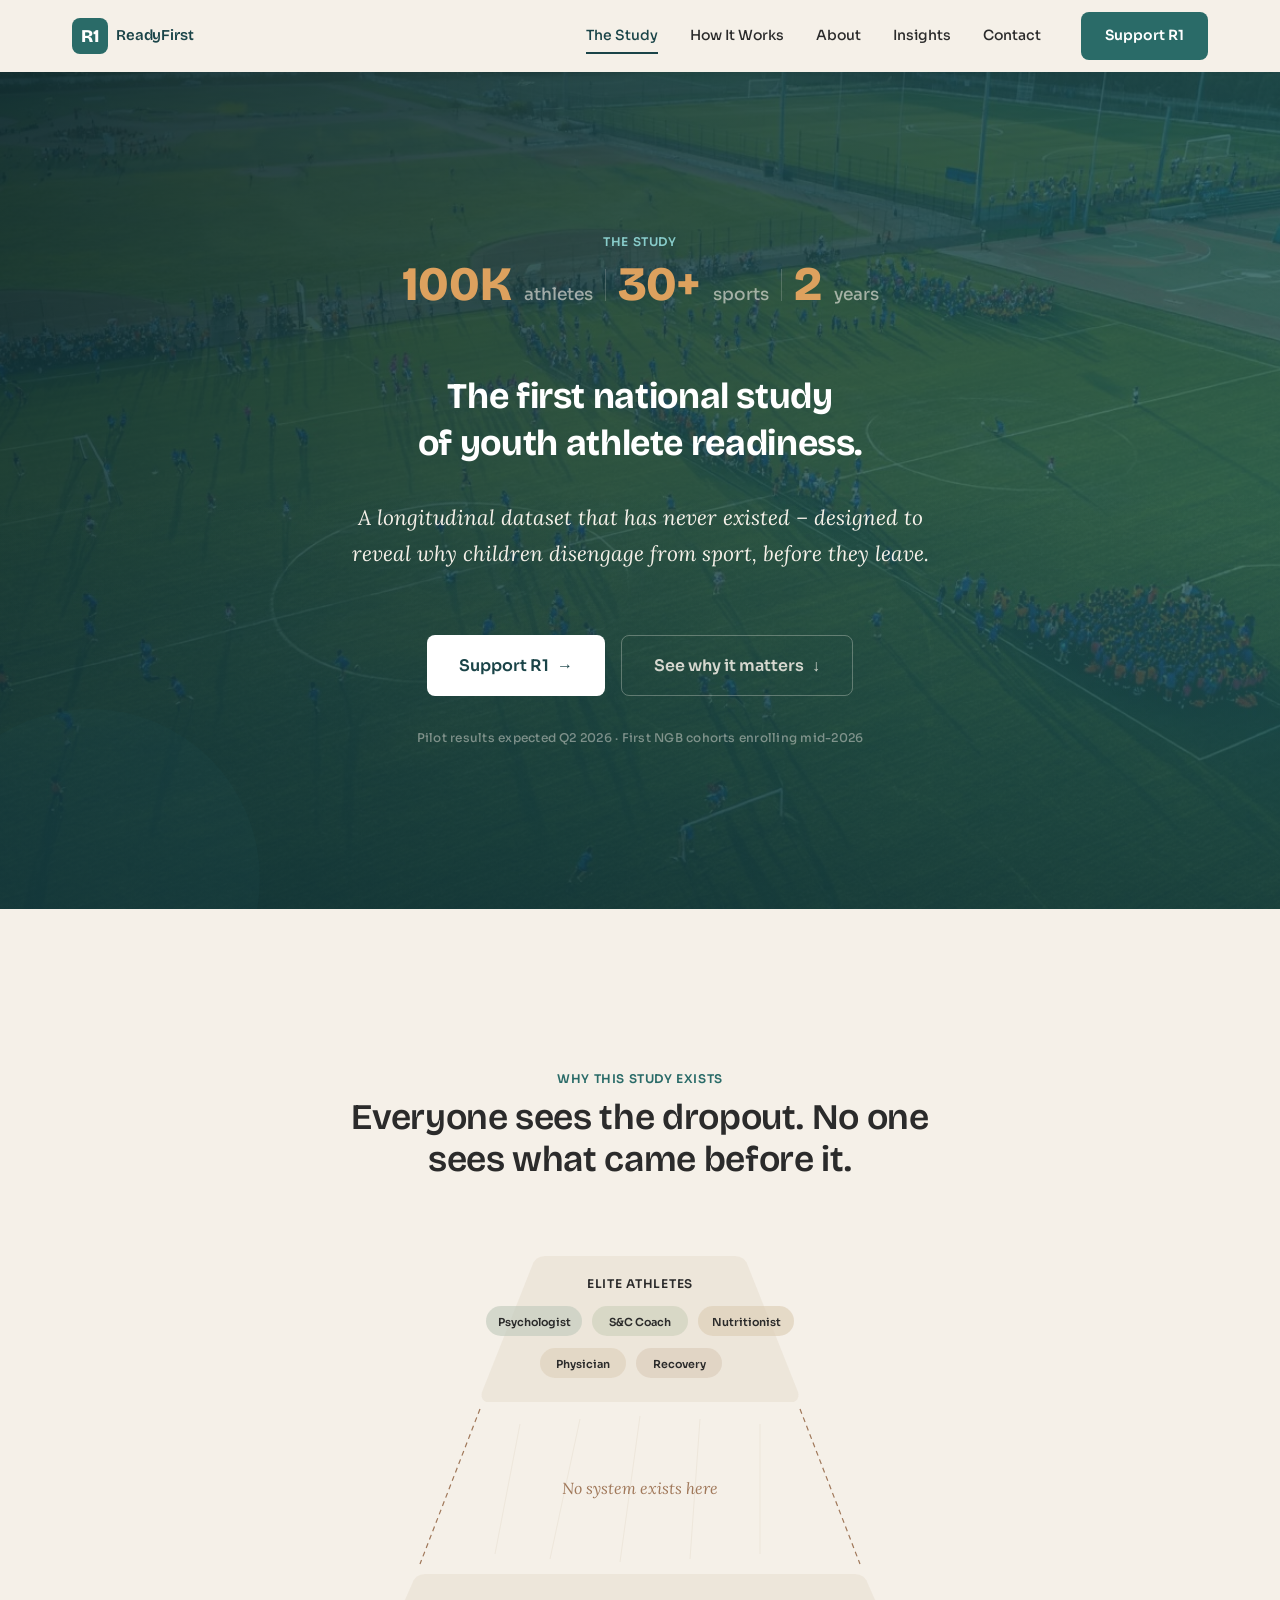
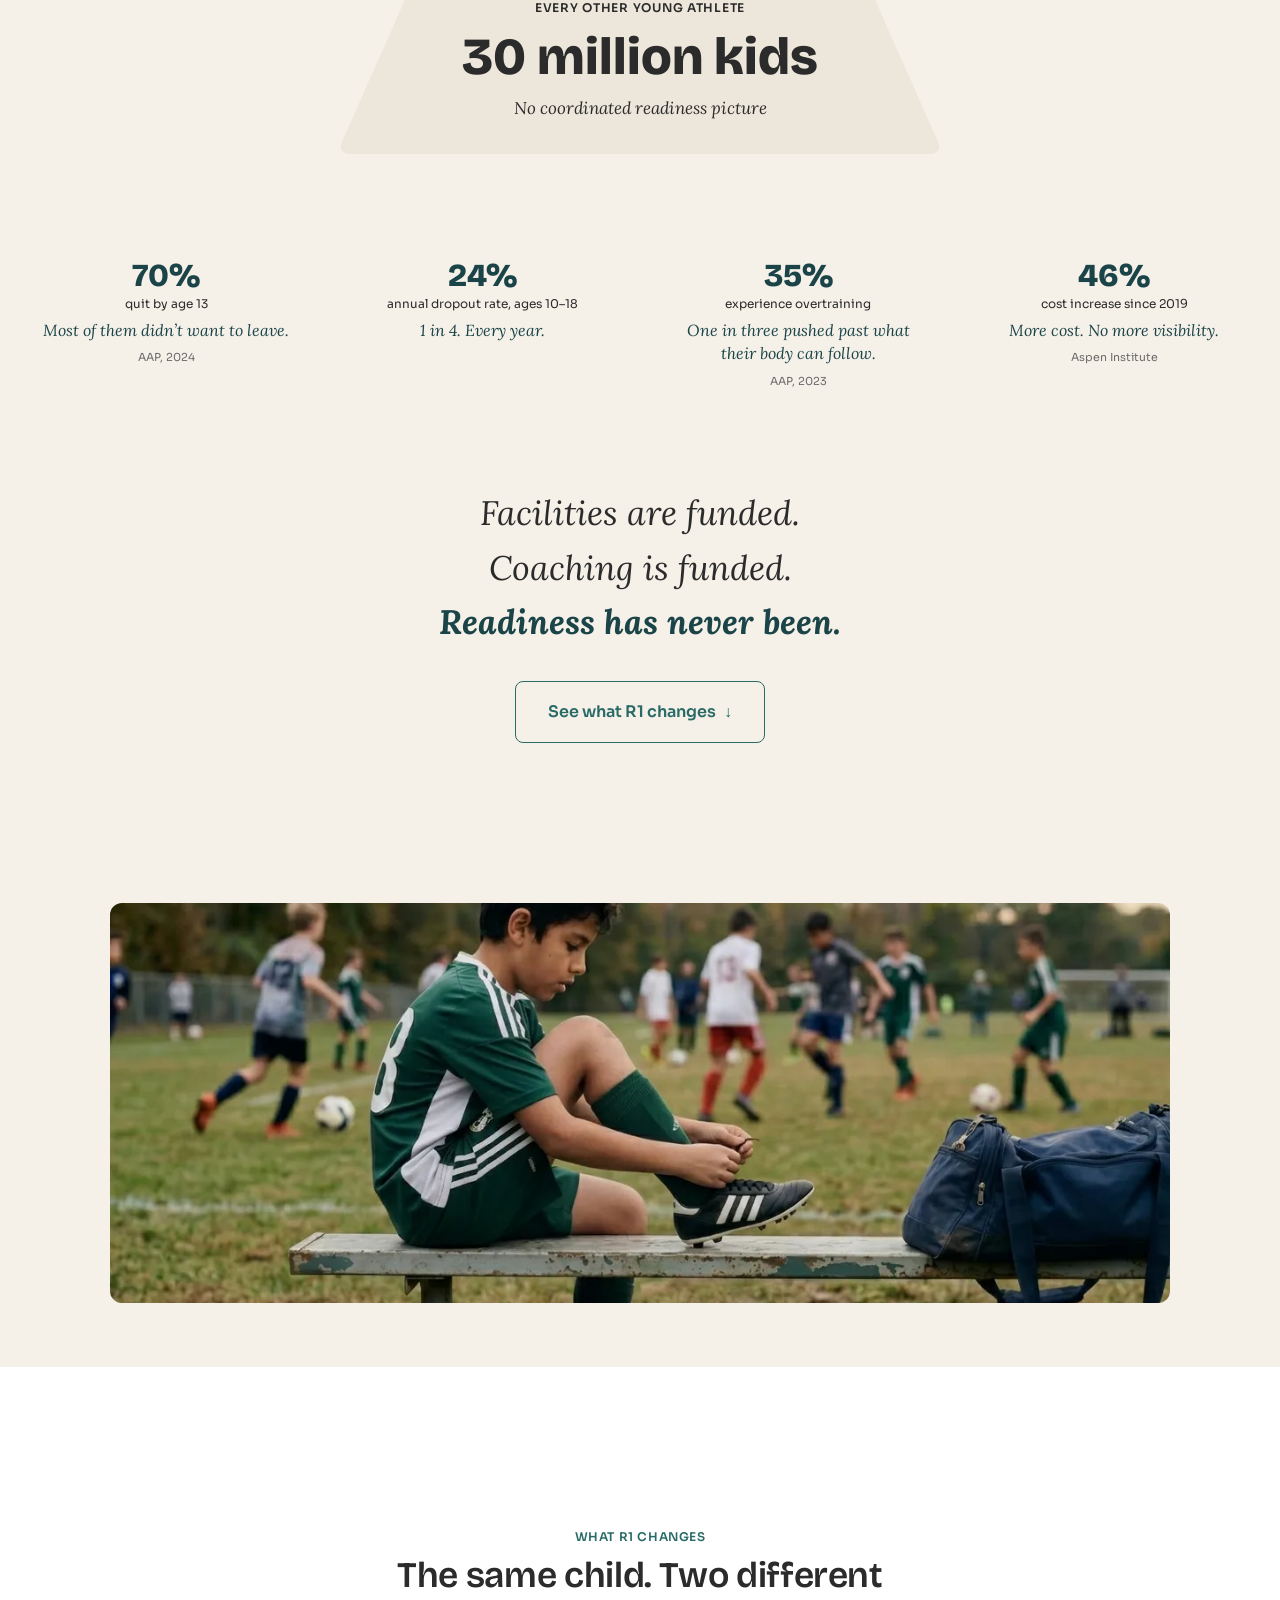
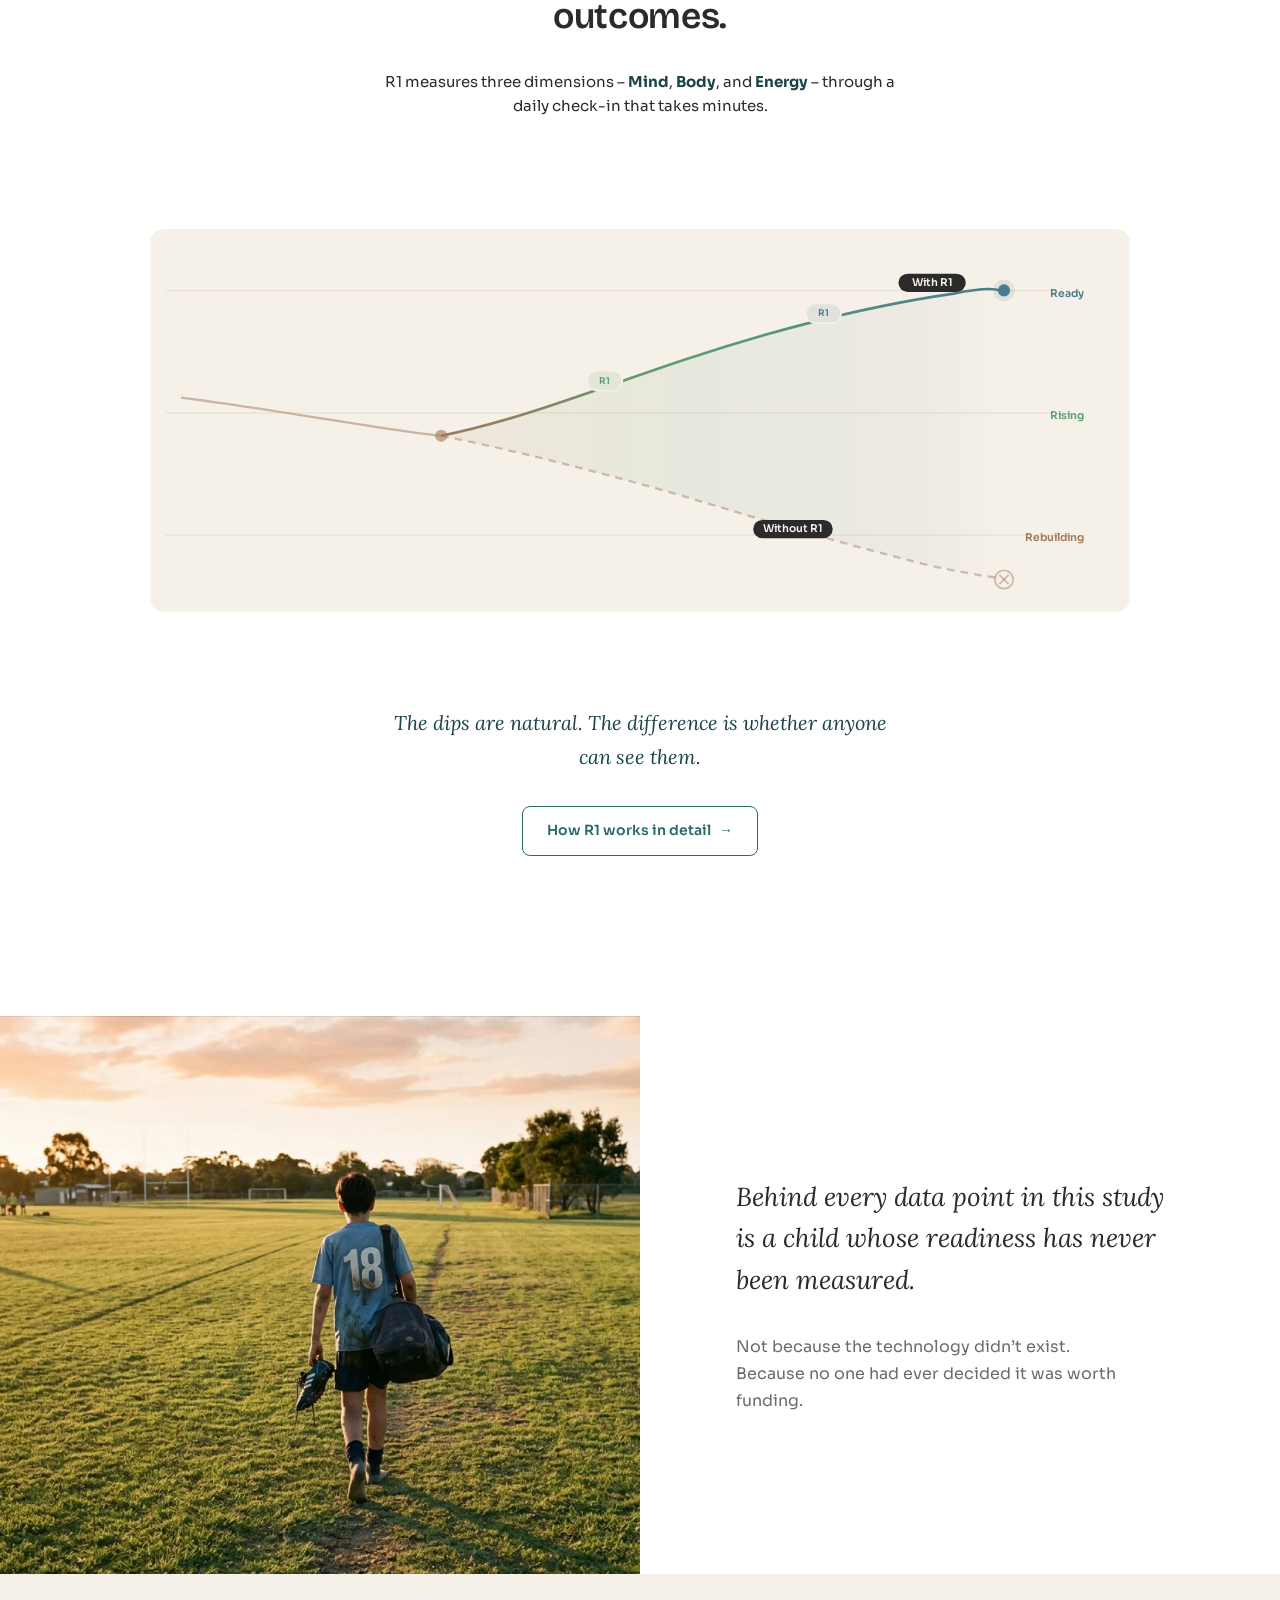
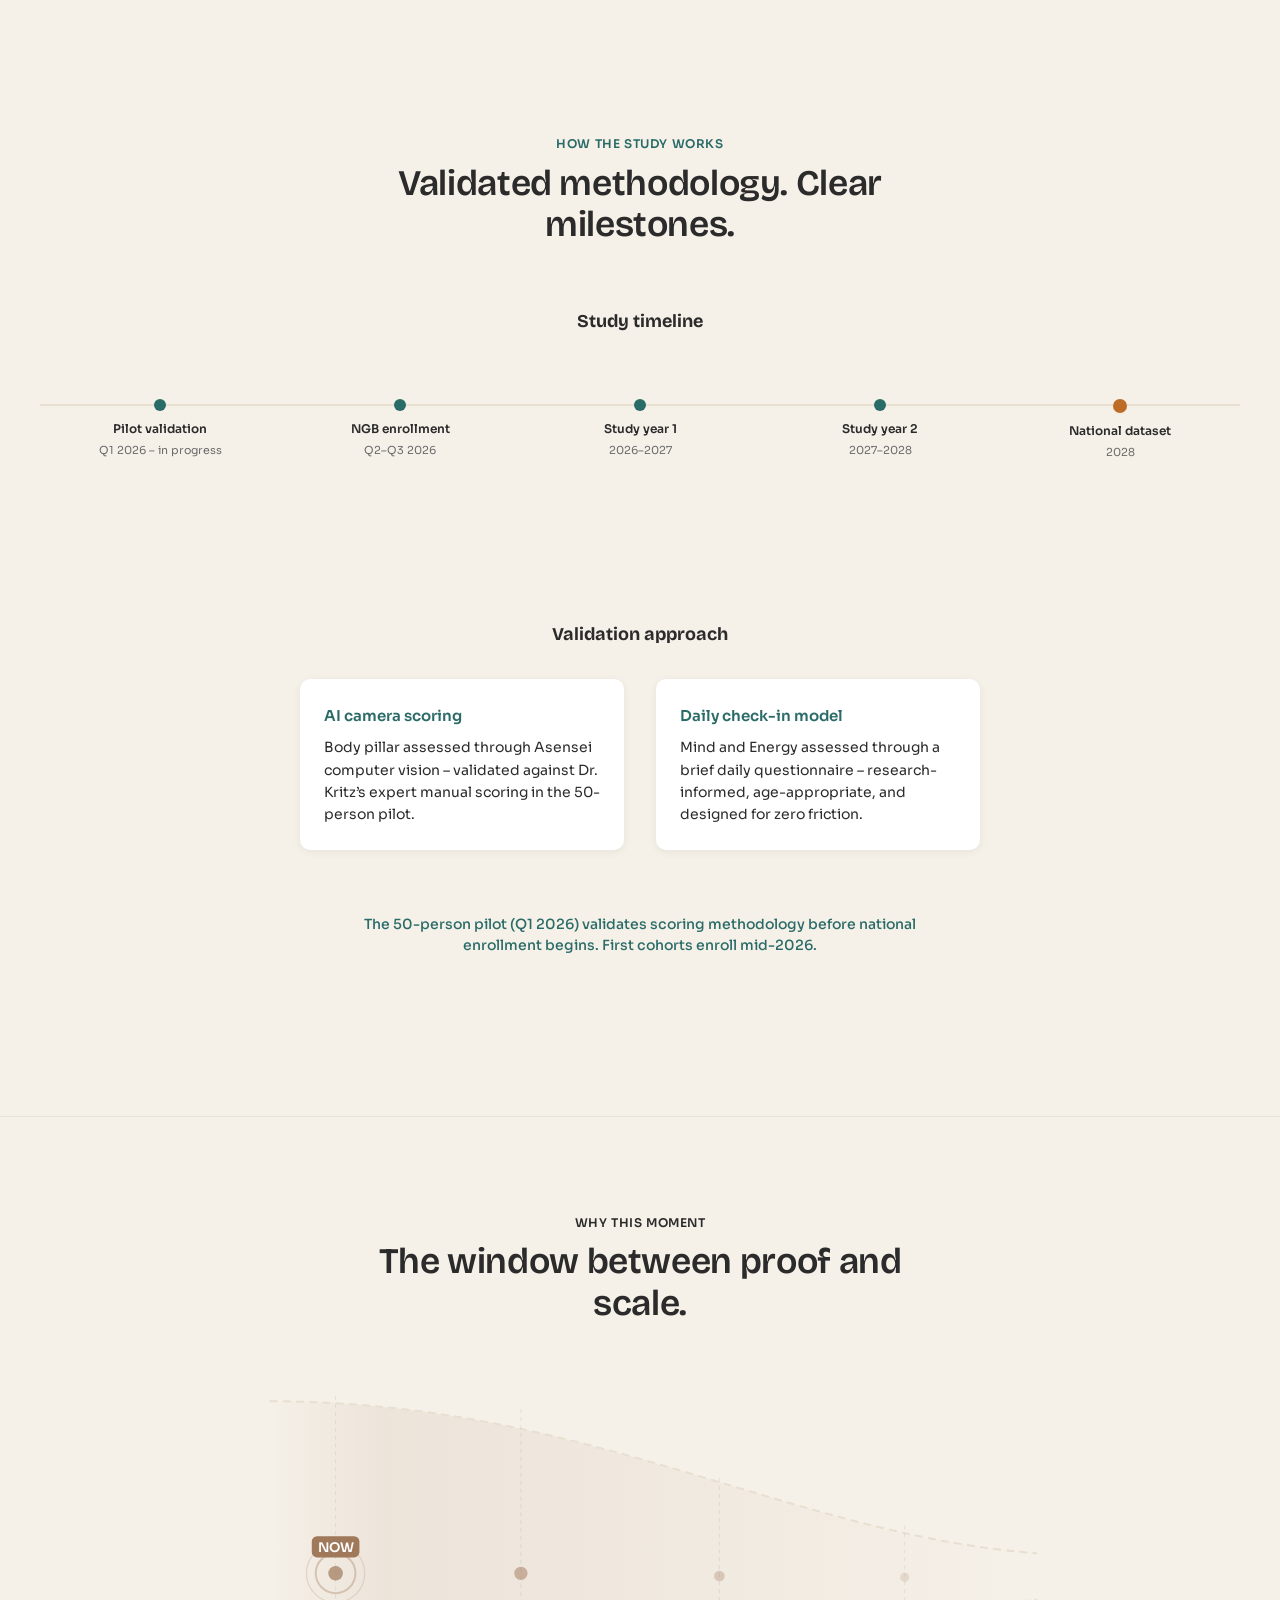
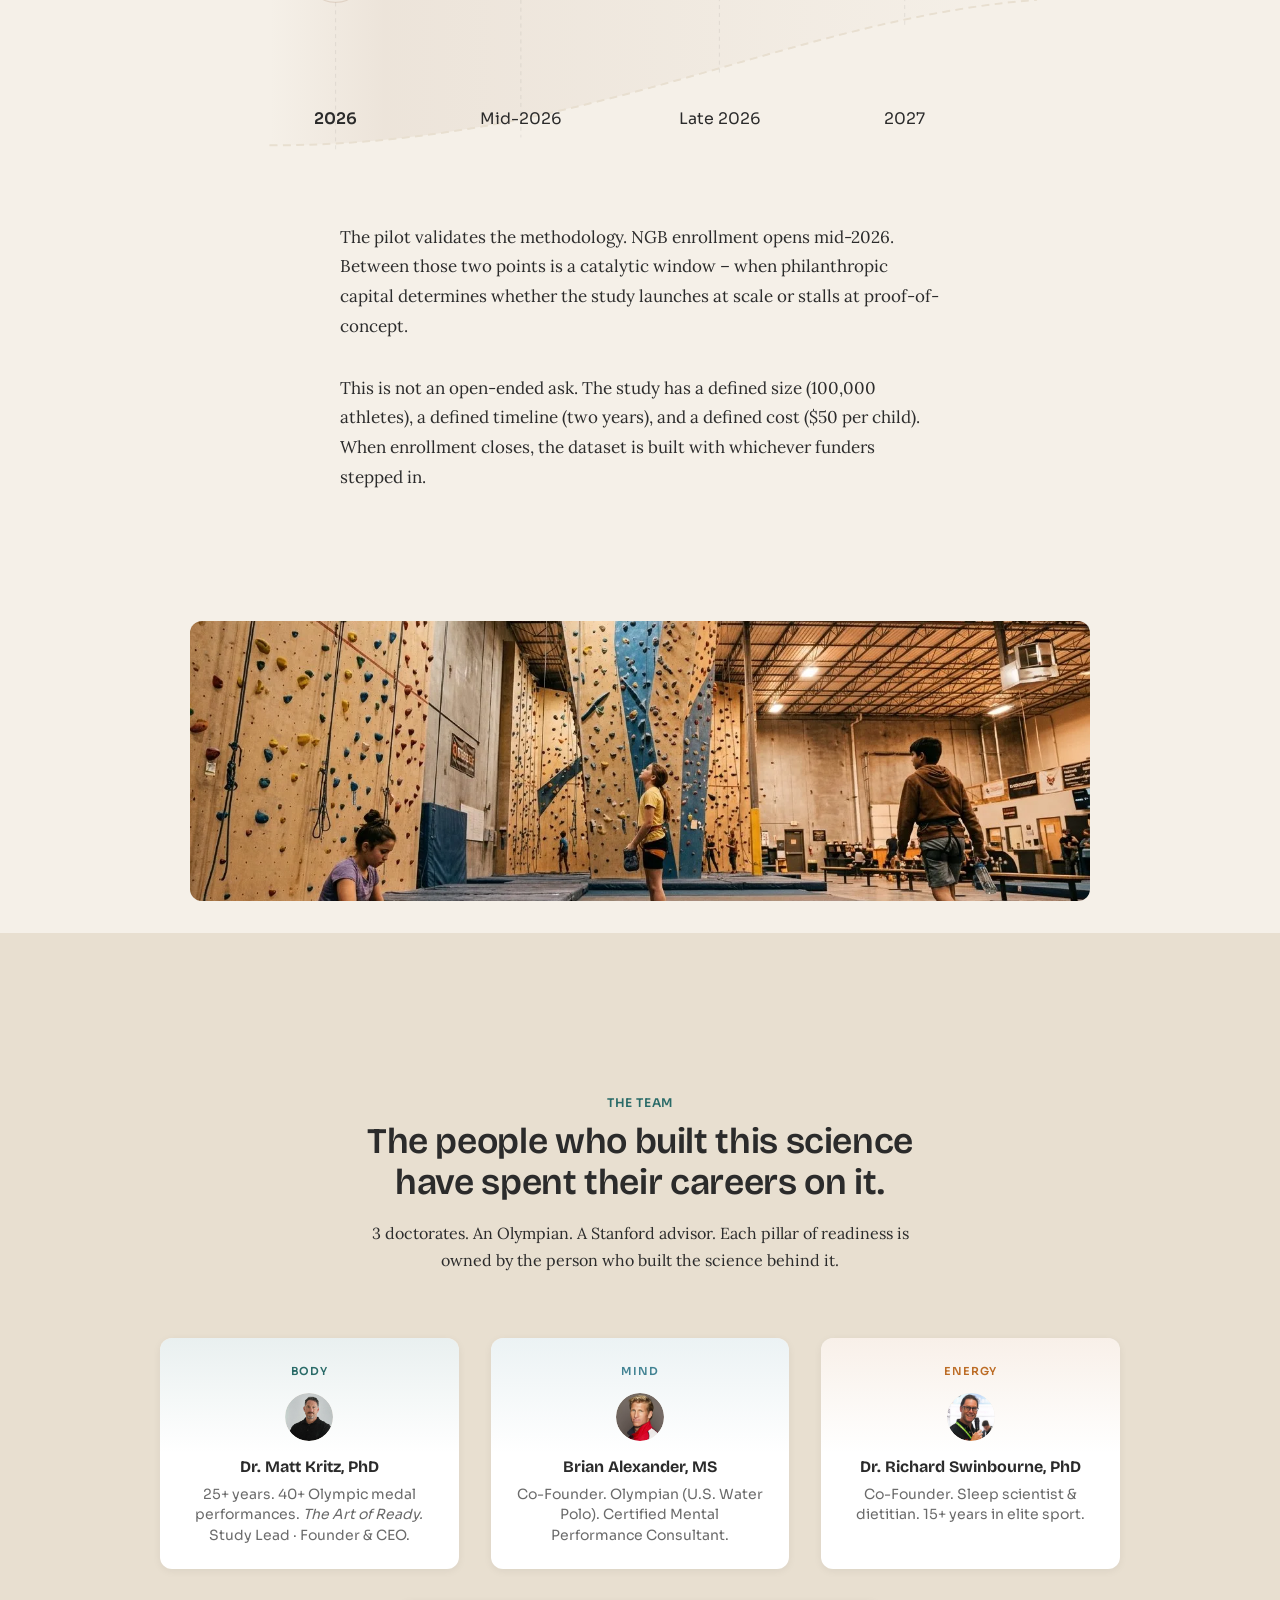
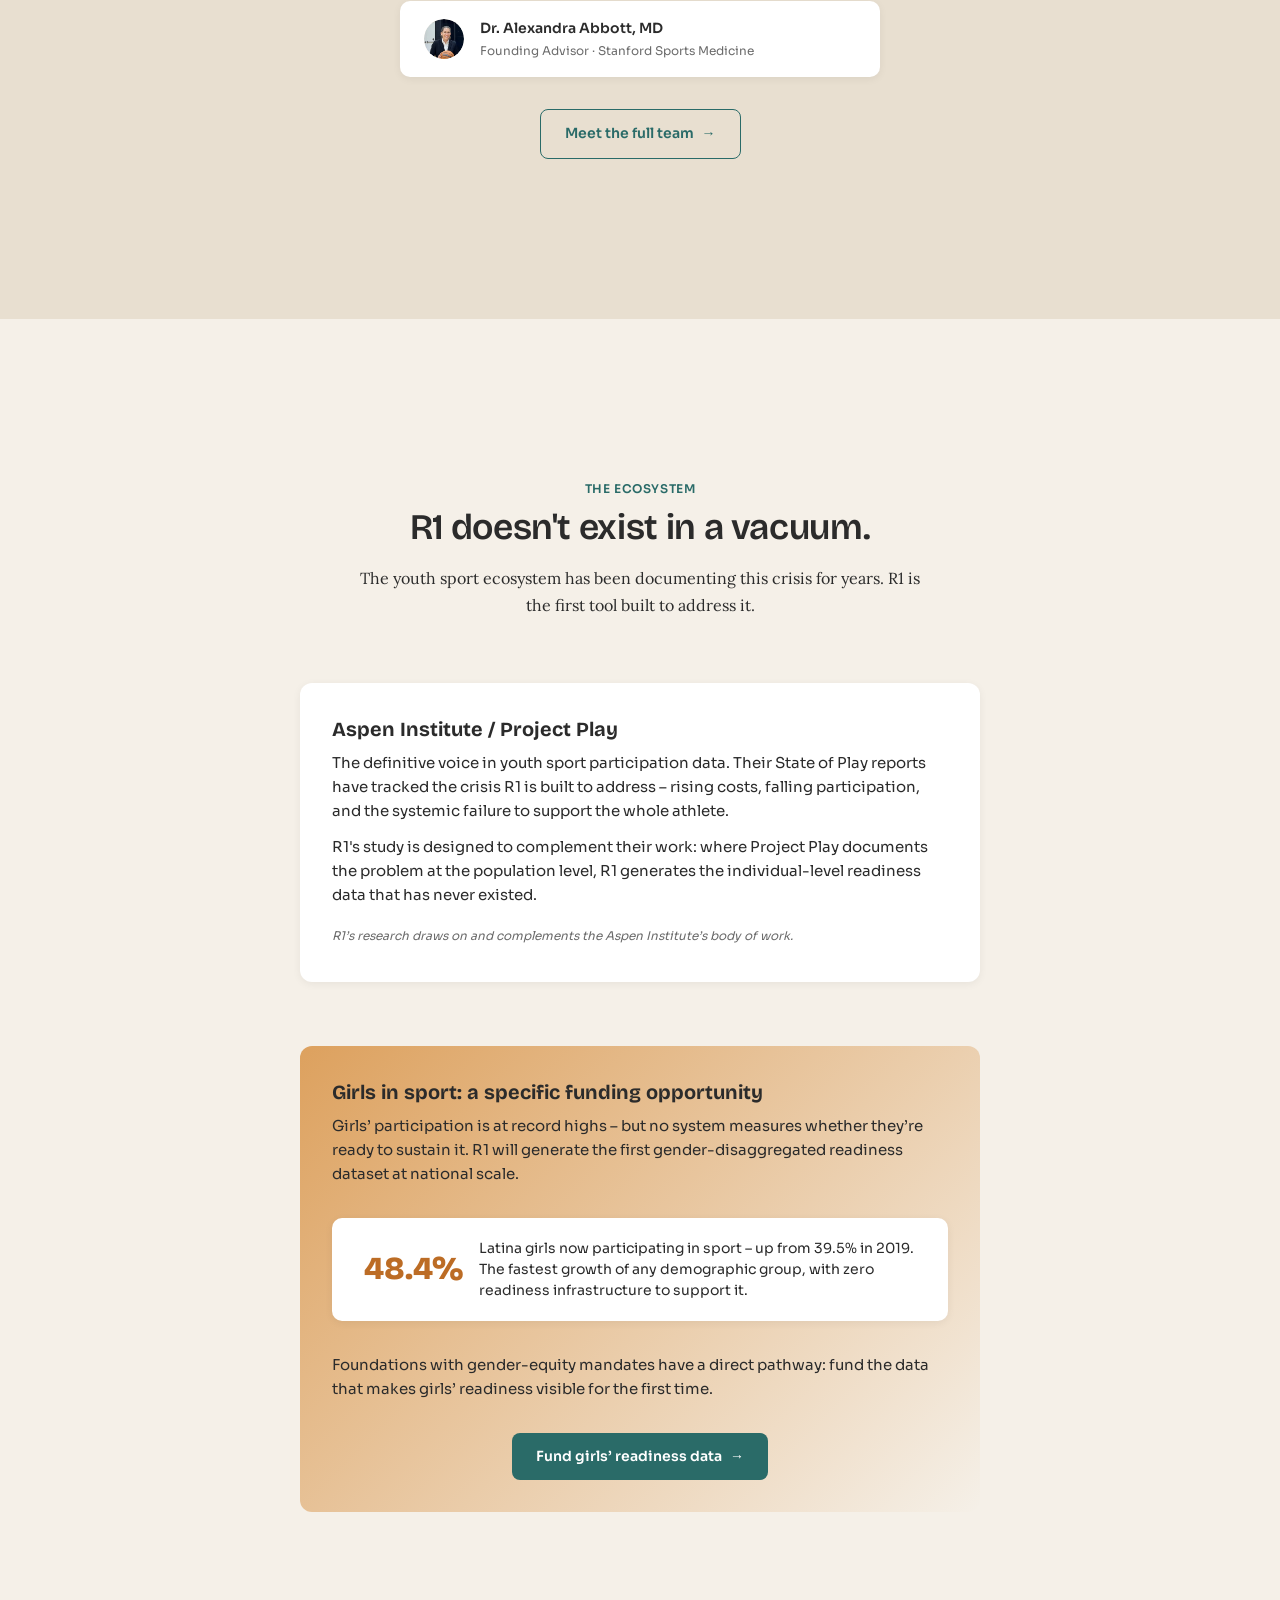
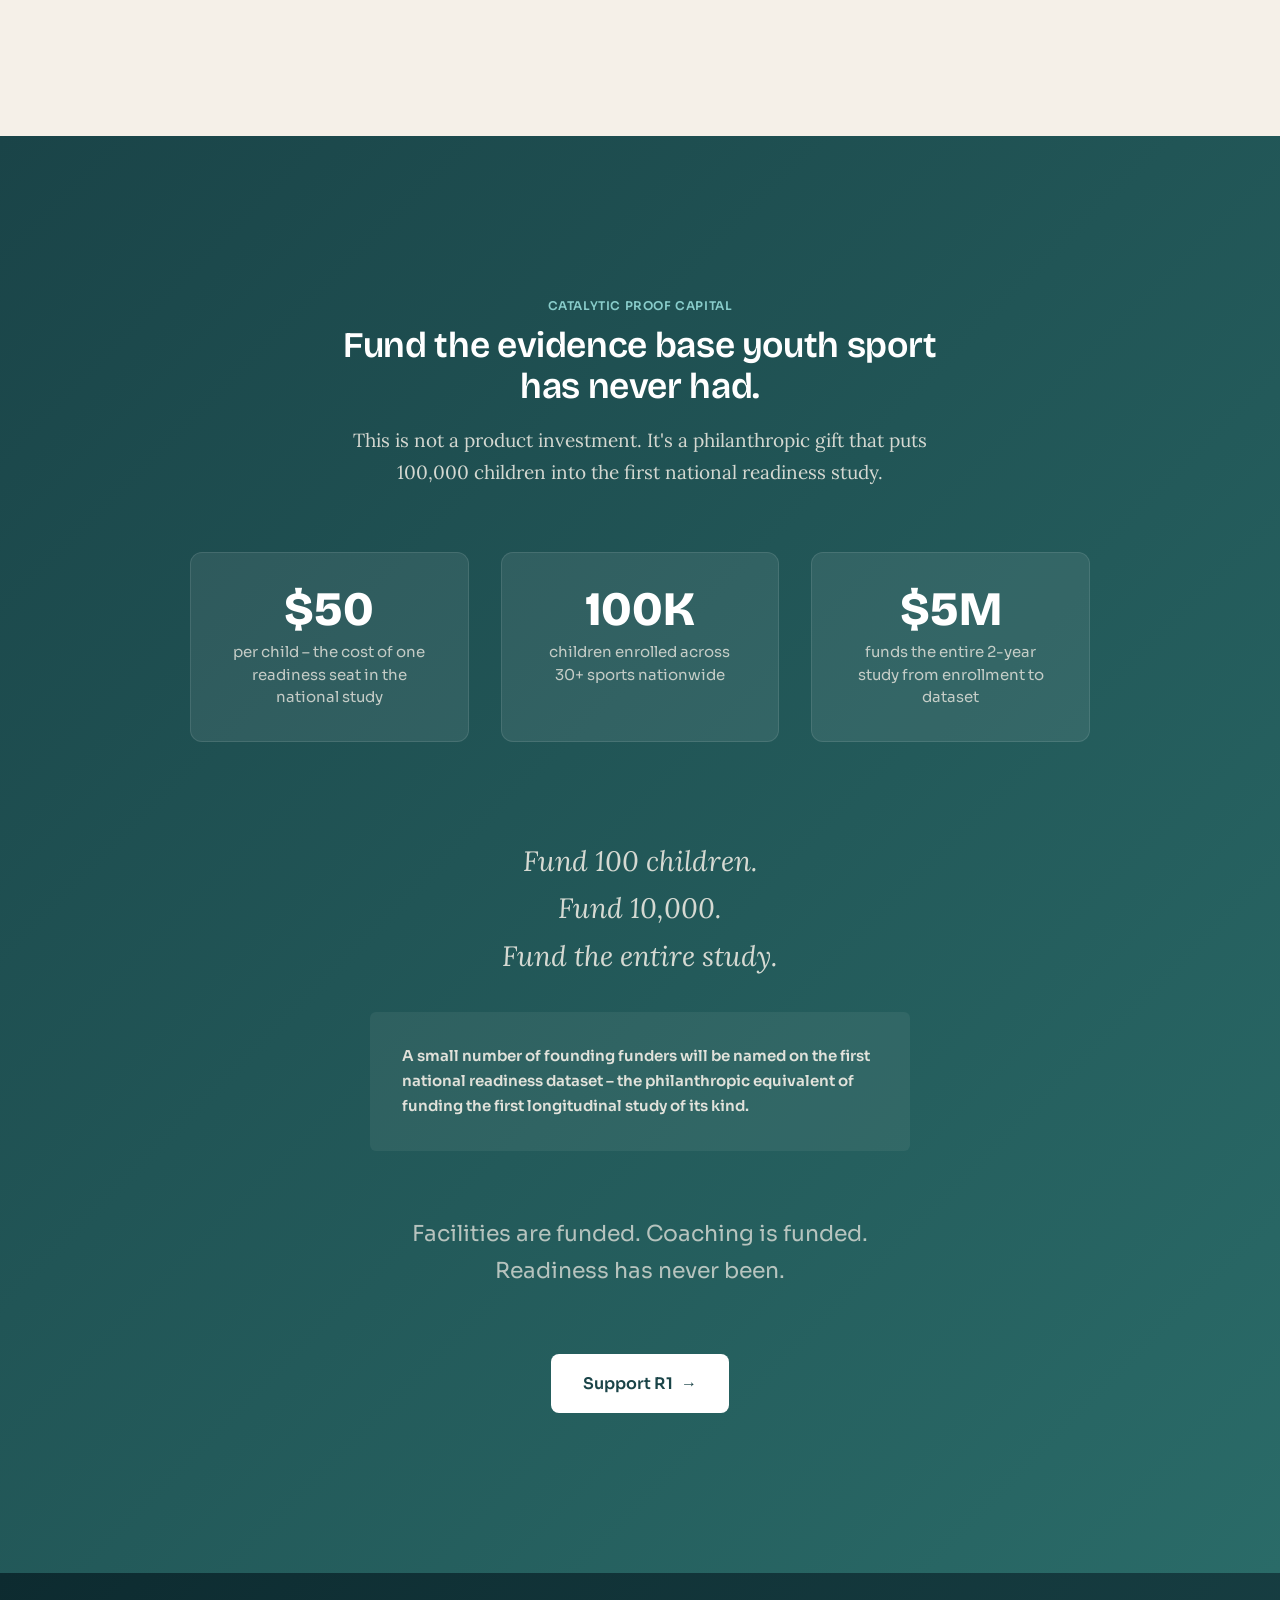
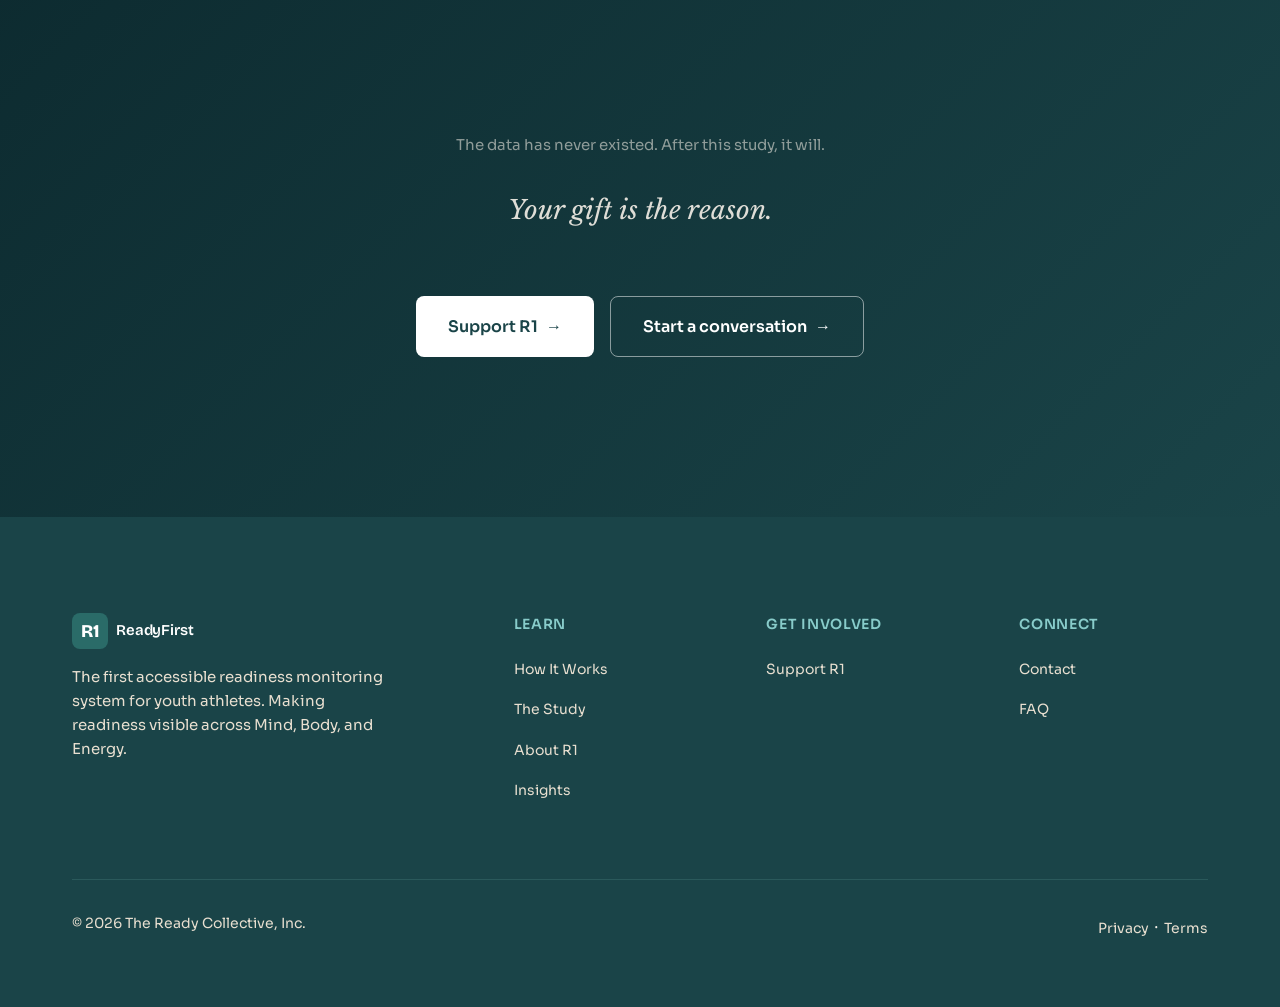
<file: study.html>
<!DOCTYPE html>
<html lang="en">
<head>
<meta charset="UTF-8">
<meta name="viewport" content="width=device-width, initial-scale=1.0">
<title>The Study – R1 ReadyFirst</title>
<meta name="description" content="The first national readiness study for youth athletes. 100,000 athletes. 30+ sports. 2 years. Funded at $50 per child.">
<meta property="og:title" content="The Study – R1 ReadyFirst">
<meta property="og:description" content="The first national readiness study for youth athletes. 100,000 athletes. 30+ sports. 2 years. Funded at $50 per child.">
<meta property="og:image" content="https://www.readyfirst.com/img/og-card.png">
<meta property="og:image:width" content="1200">
<meta property="og:image:height" content="630">
<meta name="twitter:card" content="summary_large_image">
<meta name="twitter:image" content="https://www.readyfirst.com/img/og-card.png">
<meta property="og:type" content="website">
<meta property="og:url" content="https://www.readyfirst.com/study.html">
<link rel="preconnect" href="https://fonts.googleapis.com">
<link rel="preconnect" href="https://fonts.gstatic.com" crossorigin>
<link href="https://fonts.googleapis.com/css2?family=Bricolage+Grotesque:wght@600;700;800&family=Lora:ital,wght@0,400;0,700;1,400&family=Libre+Baskerville:ital,wght@0,400;0,700;1,400&family=Sora:wght@400;500;600&display=swap" rel="stylesheet">
<link rel="stylesheet" href="css/shared.css">
<link rel="stylesheet" href="css/study.css">
<link rel="icon" href="data:image/svg+xml,%3Csvg xmlns=%27http://www.w3.org/2000/svg%27 viewBox=%270 0 36 36%27%3E%3Crect width=%2736%27 height=%2736%27 rx=%278%27 fill=%27%232D6A4F%27/%3E%3Ctext x=%2718%27 y=%2725%27 font-family=%27sans-serif%27 font-weight=%27800%27 font-size=%2718%27 fill=%27white%27 text-anchor=%27middle%27%3ER1%3C/text%3E%3C/svg%3E">
</head>
<body>

<!-- NAV -->
<a href="#main" class="skip-to-content">Skip to content</a>
<nav class="site-nav" role="navigation" aria-label="Main navigation">
  <div class="container">
    <a href="index.html" class="nav-logo"><span class="logo-mark">R1</span>ReadyFirst</a>
    <ul class="nav-links" id="navLinks">
      <li><a href="study.html" class="nav-active">The Study</a></li>
      <li><a href="how-it-works.html">How It Works</a></li>
      <li><a href="about.html">About</a></li>
      <li><a href="blog.html">Insights</a></li>
      <li><a href="contact.html">Contact</a></li>
      <li><a href="support.html" class="btn btn--primary">Support R1</a></li>
    </ul>
    <button class="nav-toggle" aria-label="Toggle menu" onclick="document.getElementById('navLinks').classList.toggle('open')"><svg viewBox="0 0 24 24" fill="none" stroke="currentColor" stroke-width="2" stroke-linecap="round"><line x1="3" y1="6" x2="21" y2="6"/><line x1="3" y1="12" x2="21" y2="12"/><line x1="3" y1="18" x2="21" y2="18"/></svg></button>
  </div>
</nav>

<!-- BEAT 1 – The Study Promise -->
<section id="main" class="beat beat--full beat-1">
  <div class="beat-1__bg">
</div>
  <div class="beat__inner">
    <div class="beat-1__content">
      <span class="section-eyebrow section-eyebrow--jade-lt">The study</span>
      <div class="beat-1__numbers">
        <span class="beat-1__num">100K</span> <span class="beat-1__unit">athletes</span>
        <span class="beat-1__sep"></span>
        <span class="beat-1__num">30+</span> <span class="beat-1__unit">sports</span>
        <span class="beat-1__sep"></span>
        <span class="beat-1__num">2</span> <span class="beat-1__unit">years</span>
      </div>
      <h1 class="beat-1__statement">The first national study <br class="mobile-br">of youth athlete readiness.</h1>
      <p class="beat-1__sub">A longitudinal dataset that has never existed &ndash; designed to reveal why children disengage from sport, before they leave.</p>
      <div class="beat-1__cta">
        <a href="support.html" class="btn btn--hero">Support R1 <span class="arrow">&rarr;</span></a>
        <a href="#beat-2" class="btn btn--hero-ghost">See why it matters <span class="arrow">&darr;</span></a>
      </div>
      <p class="beat-1__timing">Pilot results expected Q2 2026 &middot; First NGB cohorts enrolling mid-2026</p>
    </div>
  </div>
</section>

<!-- BEAT 2 – The Invisible Crisis -->
<section id="beat-2" class="beat beat-2 fade-in">
  <div class="beat__inner">
    <div class="beat-2__header">
      <span class="section-eyebrow">Why this study exists</span>
      <h2>Everyone sees the dropout. No one sees what came before it.</h2>
    </div>

    <!-- Pyramid diagram -->
    <div class="beat-2__pyramid-wrap">
      <svg class="beat-2__pyramid" viewBox="0 0 680 520" xmlns="http://www.w3.org/2000/svg" role="img" aria-label="Pyramid showing elite athletes at the top with full support systems, and 30 million youth athletes at the bottom with no readiness support">
        <!-- Top trapezoid: rounded corners -->
        <path d="M245,12 L435,12 Q445,12 448,22 L498,148 Q500,155 494,158 L186,158 Q180,155 182,148 L232,22 Q235,12 245,12 Z" fill="rgba(232,223,208,0.55)"/>
        <text x="340" y="44" text-anchor="middle" font-family="Sora,sans-serif" font-size="12" font-weight="600" letter-spacing=".06em" fill="#2B2B2B">ELITE ATHLETES</text>
        <!-- Role pills: white backing + delicate tint -->
        <rect x="186" y="62" width="96" height="30" rx="15" fill="rgba(232,223,208,0.55)"/>
        <rect x="186" y="62" width="96" height="30" rx="15" fill="rgba(80,144,128,.16)"/>
        <text x="234" y="82" text-anchor="middle" font-family="Sora,sans-serif" font-size="11" font-weight="600" fill="#2B2B2B">Psychologist</text>
        <rect x="292" y="62" width="96" height="30" rx="15" fill="rgba(232,223,208,0.55)"/>
        <rect x="292" y="62" width="96" height="30" rx="15" fill="rgba(125,170,122,.16)"/>
        <text x="340" y="82" text-anchor="middle" font-family="Sora,sans-serif" font-size="11" font-weight="600" fill="#2B2B2B">S&amp;C Coach</text>
        <rect x="398" y="62" width="96" height="30" rx="15" fill="rgba(232,223,208,0.55)"/>
        <rect x="398" y="62" width="96" height="30" rx="15" fill="rgba(196,160,112,.18)"/>
        <text x="446" y="82" text-anchor="middle" font-family="Sora,sans-serif" font-size="11" font-weight="600" fill="#2B2B2B">Nutritionist</text>
        <rect x="240" y="104" width="86" height="30" rx="15" fill="rgba(232,223,208,0.55)"/>
        <rect x="240" y="104" width="86" height="30" rx="15" fill="rgba(196,160,112,.15)"/>
        <text x="283" y="124" text-anchor="middle" font-family="Sora,sans-serif" font-size="11" font-weight="600" fill="#2B2B2B">Physician</text>
        <rect x="336" y="104" width="86" height="30" rx="15" fill="rgba(232,223,208,0.55)"/>
        <rect x="336" y="104" width="86" height="30" rx="15" fill="rgba(160,120,90,.12)"/>
        <text x="379" y="124" text-anchor="middle" font-family="Sora,sans-serif" font-size="11" font-weight="600" fill="#2B2B2B">Recovery</text>
        <!-- Gap zone -->
        <line x1="180" y1="165" x2="120" y2="320" stroke="#A0785A" stroke-width="1.2" stroke-dasharray="5 4"/>
        <line x1="500" y1="165" x2="560" y2="320" stroke="#A0785A" stroke-width="1.2" stroke-dasharray="5 4"/>
        <line x1="220" y1="180" x2="195" y2="310" stroke="#E8DFD0" stroke-width="1" opacity=".5"/>
        <line x1="280" y1="175" x2="250" y2="315" stroke="#E8DFD0" stroke-width="1" opacity=".5"/>
        <line x1="340" y1="172" x2="320" y2="318" stroke="#E8DFD0" stroke-width="1" opacity=".5"/>
        <line x1="400" y1="175" x2="390" y2="315" stroke="#E8DFD0" stroke-width="1" opacity=".5"/>
        <line x1="460" y1="180" x2="460" y2="310" stroke="#E8DFD0" stroke-width="1" opacity=".5"/>
        <text x="340" y="250" text-anchor="middle" font-family="Lora,Georgia,serif" font-size="16" font-style="italic" fill="#A0785A">No system exists here</text>
        <!-- Bottom trapezoid: rounded corners -->
        <path d="M125,330 L555,330 Q565,330 568,340 L638,498 Q642,508 632,510 L48,510 Q38,508 42,498 L112,340 Q115,330 125,330 Z" fill="rgba(232,223,208,0.55)"/>
        <text x="340" y="368" text-anchor="middle" font-family="Sora,sans-serif" font-size="12" font-weight="600" letter-spacing=".06em" fill="#2B2B2B">EVERY OTHER YOUNG ATHLETE</text>
        <text x="340" y="430" text-anchor="middle" font-family="Bricolage Grotesque,sans-serif" font-size="52" font-weight="800" fill="#2B2B2B">30 million kids</text>
        <text x="340" y="470" text-anchor="middle" font-family="Lora,Georgia,serif" font-size="17" font-style="italic" fill="#2B2B2B">No coordinated readiness picture</text>
      </svg>
    </div>

    <!-- Supporting stats row -->
    <div class="beat-2__stats-row">
      <div class="beat-2__stat-item">
        <div class="beat-2__stat-num">70%</div>
        <div class="beat-2__stat-label">quit by age 13</div>
        <div class="beat-2__stat-human">Most of them didn&rsquo;t want to leave.</div>
        <div class="stat-source">AAP, 2024</div>
      </div>
      <div class="beat-2__stat-item">
        <div class="beat-2__stat-num">24%</div>
        <div class="beat-2__stat-label">annual dropout rate, ages 10&ndash;18</div>
        <div class="beat-2__stat-human">1 in 4. Every year.</div>
      </div>
      <div class="beat-2__stat-item">
        <div class="beat-2__stat-num">35%</div>
        <div class="beat-2__stat-label">experience overtraining</div>
        <div class="beat-2__stat-human">One in three pushed past what their body can follow.</div>
        <div class="stat-source">AAP, 2023</div>
      </div>
      <div class="beat-2__stat-item">
        <div class="beat-2__stat-num">46%</div>
        <div class="beat-2__stat-label">cost increase since 2019</div>
        <div class="beat-2__stat-human">More cost. No more visibility.</div>
        <div class="stat-source">Aspen Institute</div>
      </div>
    </div>

    <div class="beat-2__hook">
      <p>Facilities are funded.<br class="desktop-br"> Coaching is funded.<br class="desktop-br"> <strong>Readiness has never been.</strong></p>
    </div>
    <div class="beat-2__cta">
      <a href="#beat-3" class="btn btn--secondary btn--lg">See what R1 changes <span class="arrow">&darr;</span></a>
    </div>
  </div>
</section>

<!-- BEAT 2b – Visual pause: the child behind the numbers -->
<div class="beat-2b fade-in">
  <div class="beat-2b__inner">
    <img src="img/boy-tying-cleats.webp" alt="A young boy in a green soccer kit sits on a sideline bench tying his cleats, teammates practicing on the field behind him" class="beat-2b__photo" loading="lazy">
  </div>
</div>

<!-- BEAT 3 – What R1 Changes -->
<section id="beat-3" class="beat beat-3 fade-in">
  <div class="beat-3__inner">
    <div class="beat-3__header">
      <span class="section-eyebrow">What R1 changes</span>
      <h2>The same child. Two different outcomes.</h2>
    </div>

    <p class="beat-3__pillars-line">R1 measures three dimensions &ndash; <strong>Mind</strong>, <strong>Body</strong>, and <strong>Energy</strong> &ndash; through a daily check-in that takes minutes.</p>

    <div class="beat-3__chart-wrap">
      <svg viewBox="0 0 680 280" xmlns="http://www.w3.org/2000/svg" class="beat-3__chart" aria-label="A shared readiness path diverges into two outcomes: with R1 the child rises to Ready; without R1 the child declines and quits">
        <defs>
          <linearGradient id="s-path-grad" x1="0" y1="0" x2="1" y2="0">
            <stop offset="0%" stop-color="#A0785A"/>
            <stop offset="45%" stop-color="#5B9E6F"/>
            <stop offset="100%" stop-color="#4A7C8F"/>
          </linearGradient>
          <linearGradient id="s-fill-grad" x1="0" y1="0" x2="1" y2="0">
            <stop offset="0%" stop-color="#A0785A" stop-opacity="0.08"/>
            <stop offset="45%" stop-color="#5B9E6F" stop-opacity="0.09"/>
            <stop offset="85%" stop-color="#4A7C8F" stop-opacity="0.05"/>
            <stop offset="100%" stop-color="#4A7C8F" stop-opacity="0"/>
          </linearGradient>
        </defs>
        <rect x="20" y="10" width="640" height="250" rx="8" fill="#F5F0E8"/>
        <line x1="30" y1="50" x2="610" y2="50" stroke="#E8DFD0" stroke-width="0.75"/>
        <line x1="30" y1="130" x2="610" y2="130" stroke="#E8DFD0" stroke-width="0.75"/>
        <line x1="30" y1="210" x2="610" y2="210" stroke="#E8DFD0" stroke-width="0.75"/>
        <text x="630" y="54" font-family="Sora,sans-serif" font-size="7" font-weight="600" fill="#4A7C8F" text-anchor="end">Ready</text>
        <text x="630" y="134" font-family="Sora,sans-serif" font-size="7" font-weight="600" fill="#5B9E6F" text-anchor="end">Rising</text>
        <text x="630" y="214" font-family="Sora,sans-serif" font-size="7" font-weight="600" fill="#A0785A" text-anchor="end">Rebuilding</text>
        <path d="M210,145 C260,135 310,115 370,95 C430,75 490,60 545,52 C560,49 570,48 575,50 L575,238 C565,237 550,234 530,230 C470,215 420,200 360,182 C310,168 260,155 210,145 Z" fill="url(#s-fill-grad)"/>
        <path d="M210,145 C260,155 310,168 360,182 C420,200 470,215 530,230 C550,234 565,237 575,238" stroke="#A0785A" stroke-width="1.5" stroke-dasharray="5 4" fill="none" opacity=".45"/>
        <circle cx="578" cy="239" r="6" fill="none" stroke="#A0785A" stroke-width="1.2" opacity=".45"/>
        <line x1="575" y1="236" x2="581" y2="242" stroke="#A0785A" stroke-width="1.2" opacity=".45"/>
        <line x1="581" y1="236" x2="575" y2="242" stroke="#A0785A" stroke-width="1.2" opacity=".45"/>
        <rect x="414" y="200" width="52" height="12" rx="6" fill="#2B2B2B"/>
        <text x="440" y="208" font-family="Sora,sans-serif" font-size="7" font-weight="600" fill="#F5F0E8" text-anchor="middle">Without R1</text>
        <path d="M210,145 C260,135 310,115 370,95 C430,75 490,60 545,52 C560,49 570,48 575,50" stroke="url(#s-path-grad)" stroke-width="1.8" fill="none"/>
        <rect x="305" y="102" width="24" height="14" rx="7" fill="#F5F0E8"/>
        <rect x="306" y="103" width="22" height="12" rx="6" fill="rgba(91,158,111,0.12)"/>
        <text x="317" y="111" font-family="Sora,sans-serif" font-size="6" font-weight="600" fill="#5B9E6F" text-anchor="middle">R1</text>
        <rect x="448" y="58" width="24" height="14" rx="7" fill="#F5F0E8"/>
        <rect x="449" y="59" width="22" height="12" rx="6" fill="rgba(74,124,143,0.12)"/>
        <text x="460" y="67" font-family="Sora,sans-serif" font-size="6" font-weight="600" fill="#4A7C8F" text-anchor="middle">R1</text>
        <circle cx="578" cy="50" r="7" fill="#4A7C8F" opacity=".12"/>
        <circle cx="578" cy="50" r="4" fill="#4A7C8F"/>
        <rect x="509" y="39" width="44" height="12" rx="6" fill="#2B2B2B"/>
        <text x="531" y="47" font-family="Sora,sans-serif" font-size="7" font-weight="600" fill="#F5F0E8" text-anchor="middle">With R1</text>
        <path d="M40,120 C80,125 120,132 160,138 C185,142 200,144 210,145" stroke="#A0785A" stroke-width="1.5" fill="none" opacity="0.5"/>
        <circle cx="210" cy="145" r="4" fill="#A0785A" opacity="0.6"/>
      </svg>
    </div>

    <p class="beat-3__closing-line">The dips are natural. The difference is whether anyone can see them.</p>
    <div class="beat-3__link"><a href="how-it-works.html" class="btn btn--secondary">How R1 works in detail <span class="arrow">&rarr;</span></a></div>
  </div>
</section>

<!-- BEAT 3b – Human pause -->
<section class="beat beat-5b fade-in">
  <div class="beat-5b__inner">
    <div class="beat-5b__photo-wrap">
      <img src="img/boy-leaving-field.webp" alt="A boy in a blue number 18 jersey walks alone across a grass field at golden hour, cleats in one hand and bag over his shoulder, teammates distant behind him" class="beat-5b__photo" loading="lazy">
    </div>
    <div class="beat-5b__text">
      <p class="beat-5b__line">Behind every data point in this study is a child whose readiness has never been measured.</p>
      <p class="beat-5b__sub">Not because the technology didn&rsquo;t exist.<br class="desktop-br"> Because no one had ever decided it was worth funding.</p>
    </div>
  </div>
</section>


<!-- BEAT 4 – The Study Design -->
<section class="beat beat-4 fade-in">
  <div class="beat__inner">
    <div class="beat-4__header">
      <span class="section-eyebrow">How the study works</span>
      <h2>Validated methodology. Clear milestones.</h2>
    </div>
    <div class="beat-4__timeline">
      <h3 class="beat-4__sub-heading">Study timeline</h3>
      <div class="beat-4__timeline-track">
        <div class="beat-4__timeline-step">
          <div class="beat-4__timeline-dot"></div>
          <div class="beat-4__timeline-label">Pilot validation</div>
          <div class="beat-4__timeline-date">Q1 2026 &ndash; in progress</div>
        </div>
        <div class="beat-4__timeline-step">
          <div class="beat-4__timeline-dot"></div>
          <div class="beat-4__timeline-label">NGB enrollment</div>
          <div class="beat-4__timeline-date">Q2&ndash;Q3 2026</div>
        </div>
        <div class="beat-4__timeline-step">
          <div class="beat-4__timeline-dot"></div>
          <div class="beat-4__timeline-label">Study year 1</div>
          <div class="beat-4__timeline-date">2026&ndash;2027</div>
        </div>
        <div class="beat-4__timeline-step">
          <div class="beat-4__timeline-dot"></div>
          <div class="beat-4__timeline-label">Study year 2</div>
          <div class="beat-4__timeline-date">2027&ndash;2028</div>
        </div>
        <div class="beat-4__timeline-step">
          <div class="beat-4__timeline-dot beat-4__timeline-dot--final"></div>
          <div class="beat-4__timeline-label">National dataset</div>
          <div class="beat-4__timeline-date">2028</div>
        </div>
      </div>
    </div>
    <div class="beat-4__method">
      <h3 class="beat-4__sub-heading">Validation approach</h3>
      <div class="beat-4__method-row">
        <div class="beat-4__method-card">
          <h4>AI camera scoring</h4>
          <p>Body pillar assessed through Asensei computer vision &ndash; validated against Dr. Kritz&rsquo;s expert manual scoring in the 50-person pilot.</p>
        </div>
        <div class="beat-4__method-card">
          <h4>Daily check-in model</h4>
          <p>Mind and Energy assessed through a brief daily questionnaire &ndash; research-informed, age-appropriate, and designed for zero friction.</p>
        </div>
      </div>
    </div>
    <p class="beat-4__pilot-note">The 50-person pilot (Q1 2026) validates scoring methodology before national enrollment begins. First cohorts enroll mid-2026.</p>
  </div>
</section>

<!-- BEAT 4b – Why This Moment -->
<section class="beat beat-4b fade-in">
  <div class="beat__inner">
    <div class="beat-4b__header">
      <span class="section-eyebrow">Why this moment</span>
      <h2>The window between proof and scale.</h2>
    </div>

    <!-- Convergence diagram -->
    <div class="beat-4b__diagram-wrap">
      <svg viewBox="0 0 680 280" xmlns="http://www.w3.org/2000/svg" class="beat-4b__diagram" role="img" aria-label="A narrowing path showing the window of opportunity getting smaller from 2026 into 2027">
        <defs>
          <linearGradient id="wg" x1="0" y1="0" x2="1" y2="0">
            <stop offset="0%" stop-color="#A0785A" stop-opacity="0"/>
            <stop offset="15%" stop-color="#A0785A" stop-opacity=".10"/>
            <stop offset="50%" stop-color="#A0785A" stop-opacity=".06"/>
            <stop offset="100%" stop-color="#A0785A" stop-opacity="0"/>
          </linearGradient>
        </defs>
        <path d="M60,10 C300,10 450,110 640,125 L640,160 C450,175 300,270 60,270 Z" fill="url(#wg)"/>
        <path d="M60,10 C300,10 450,110 640,125" stroke="#E8DFD0" stroke-width="1.5" stroke-dasharray="6 4" fill="none"/>
        <path d="M60,270 C300,270 450,175 640,160" stroke="#E8DFD0" stroke-width="1.5" stroke-dasharray="6 4" fill="none"/>
        <line x1="110" y1="6" x2="110" y2="274" stroke="#2B2B2B" stroke-width="0.5" stroke-dasharray="3 3" opacity=".12"/>
        <line x1="250" y1="16" x2="250" y2="264" stroke="#2B2B2B" stroke-width="0.5" stroke-dasharray="3 3" opacity=".12"/>
        <line x1="400" y1="68" x2="400" y2="216" stroke="#2B2B2B" stroke-width="0.5" stroke-dasharray="3 3" opacity=".12"/>
        <line x1="540" y1="104" x2="540" y2="182" stroke="#2B2B2B" stroke-width="0.5" stroke-dasharray="3 3" opacity=".12"/>
        <circle cx="110" cy="140" r="22" fill="none" stroke="#A0785A" stroke-width="1" opacity=".2"/>
        <circle cx="110" cy="140" r="15" fill="none" stroke="#A0785A" stroke-width="1.5" opacity=".35"/>
        <circle cx="110" cy="140" r="5.5" fill="#A0785A" opacity=".7"/>
        <circle cx="250" cy="140" r="5" fill="#A0785A" opacity=".5"/>
        <circle cx="400" cy="142" r="4" fill="#A0785A" opacity=".3"/>
        <circle cx="540" cy="143" r="3.5" fill="#A0785A" opacity=".18"/>
        <text x="110" y="254" text-anchor="middle" font-family="Sora,sans-serif" font-size="12" font-weight="600" fill="#2B2B2B">2026</text>
        <text x="250" y="254" text-anchor="middle" font-family="Sora,sans-serif" font-size="12" fill="#2B2B2B">Mid-2026</text>
        <text x="400" y="254" text-anchor="middle" font-family="Sora,sans-serif" font-size="12" fill="#2B2B2B">Late 2026</text>
        <text x="540" y="254" text-anchor="middle" font-family="Sora,sans-serif" font-size="12" fill="#2B2B2B">2027</text>
        <rect x="92" y="112" width="36" height="16" rx="4" fill="#A0785A"/>
        <text x="110" y="124" text-anchor="middle" font-family="Sora,sans-serif" font-size="10" font-weight="600" fill="#FFFFFF">NOW</text>
      </svg>
    </div>

    <div class="beat-4b__body">
      <p>The pilot validates the methodology. NGB enrollment opens mid-2026. Between those two points is a catalytic window &ndash; when philanthropic capital determines whether the study launches at scale or stalls at proof-of-concept.</p>
      <p>This is not an open-ended ask. The study has a defined size (100,000 athletes), a defined timeline (two years), and a defined cost ($50 per child). When enrollment closes, the dataset is built with whichever funders stepped in.</p>
    </div>
  </div>
</section>

<!-- Visual pause: multi-sport environment -->
<div class="beat-4b__photo fade-in">
  <img src="img/climbing-gym-pause.webp" alt="Young climbers resting between routes in an indoor climbing gym" loading="lazy">
</div>

<!-- BEAT 5 – The Team (pillar strip) -->
<section class="beat beat-5 fade-in">
  <div class="beat__inner">
    <div class="beat-5__header">
      <span class="section-eyebrow">The team</span>
      <h2>The people who built this science have spent their careers on it.</h2>
      <p>3 doctorates. An Olympian. A Stanford advisor. Each pillar of readiness is owned by the person who built the science behind it.</p>
    </div>
    <div class="beat-5__pillars">
      <div class="beat-5__pillar beat-5__pillar--body">
        <div class="beat-5__pillar-content">
          <div class="beat-5__pillar-label">Body</div>
          <div class="beat-5__pillar-avatar"><img src="img/matt-kritz-portrait.webp" alt="Dr. Matt Kritz, Founder and CEO" class="img-cover img-cover--circle img-cover--top"></div>
          <div class="beat-5__pillar-name">Dr. Matt Kritz, PhD</div>
          <div class="beat-5__pillar-cred">25+ years. 40+ Olympic medal performances. <em>The Art of Ready.</em></div>
          <div class="beat-5__pillar-cred">Study Lead &middot; Founder &amp; CEO.</div>
        </div>
      </div>
      <div class="beat-5__pillar beat-5__pillar--mind">
        <div class="beat-5__pillar-content">
          <div class="beat-5__pillar-label">Mind</div>
          <div class="beat-5__pillar-avatar"><img src="img/team-brian.webp" alt="Brian Alexander" class="img-cover img-cover--circle img-cover--top"></div>
          <div class="beat-5__pillar-name">Brian Alexander, MS</div>
          <div class="beat-5__pillar-cred">Co-Founder. Olympian (U.S. Water Polo). Certified Mental Performance Consultant.</div>
        </div>
      </div>
      <div class="beat-5__pillar beat-5__pillar--energy">
        <div class="beat-5__pillar-content">
          <div class="beat-5__pillar-label">Energy</div>
          <div class="beat-5__pillar-avatar"><img src="img/team-richard.webp" alt="Dr. Richard Swinbourne" class="img-cover img-cover--circle img-cover--top"></div>
          <div class="beat-5__pillar-name">Dr. Richard Swinbourne, PhD</div>
          <div class="beat-5__pillar-cred">Co-Founder. Sleep scientist &amp; dietitian. 15+ years in elite sport.</div>
        </div>
      </div>
    </div>
    <div class="beat-5__advisor">
      <div class="beat-5__advisor-avatar"><img src="img/team-abbott.webp" alt="Dr. Alexandra Abbott" class="img-cover img-cover--circle img-cover--top"></div>
      <div>
        <div class="beat-5__advisor-name">Dr. Alexandra Abbott, MD</div>
        <div class="beat-5__advisor-role">Founding Advisor &middot; Stanford Sports Medicine</div>
      </div>
    </div>
    <div class="beat-5__about-link">
      <a href="about.html" class="btn btn--secondary">Meet the full team <span class="arrow">&rarr;</span></a>
    </div>
  </div>
</section>

<!-- BEAT 7 – The Ecosystem -->
<section class="beat beat-7 fade-in">
  <div class="beat-7__inner">
    <div class="beat-7__header">
      <span class="section-eyebrow">The ecosystem</span>
      <h2>R1 doesn't exist in a vacuum.</h2>
      <p>The youth sport ecosystem has been documenting this crisis for years. R1 is the first tool built to address it.</p>
    </div>
    <div class="beat-7__aspen">
      <h3>Aspen Institute / Project Play</h3>
      <p>The definitive voice in youth sport participation data. Their State of Play reports have tracked the crisis R1 is built to address – rising costs, falling participation, and the systemic failure to support the whole athlete.</p>
      <p>R1's study is designed to complement their work: where Project Play documents the problem at the population level, R1 generates the individual-level readiness data that has never existed.</p>
      <span class="beat-7__aspen-cite">R1&rsquo;s research draws on and complements the Aspen Institute&rsquo;s body of work.</span>
    </div>
    <div class="beat-7__girls beat-7__girls--tight">
      <h3>Girls in sport: a specific funding opportunity</h3>
      <p>Girls&rsquo; participation is at record highs &ndash; but no system measures whether they&rsquo;re ready to sustain it. R1 will generate the first gender-disaggregated readiness dataset at national scale.</p>
      <div class="beat-7__girls-highlight">
        <div class="beat-7__girls-highlight-num">48.4%</div>
        <div class="beat-7__girls-highlight-text">Latina girls now participating in sport &ndash; up from 39.5% in 2019. The fastest growth of any demographic group, with zero readiness infrastructure to support it.</div>
      </div>
      <p>Foundations with gender-equity mandates have a direct pathway: fund the data that makes girls&rsquo; readiness visible for the first time.</p>
      <div class="beat-7__girls-cta">
        <a href="support.html" class="btn btn--primary">Fund girls&rsquo; readiness data <span class="arrow">&rarr;</span></a>
      </div>
    </div>
  </div>
</section>


<!-- BEAT 6 – The Ask -->
<section class="beat beat-6 fade-in">
  <div class="beat-6__inner">
    <div class="beat-6__header">
      <span class="section-eyebrow">Catalytic proof capital</span>
      <h2>Fund the evidence base youth sport has never had.</h2>
      <p>This is not a product investment. It's a philanthropic gift that puts 100,000 children into the first national readiness study.</p>
    </div>
    <div class="beat-6__breakdown">
      <div class="beat-6__breakdown-card">
        <div class="beat-6__breakdown-value">$50</div>
        <div class="beat-6__breakdown-label">per child &ndash; the cost of one readiness seat in the national study</div>
      </div>
      <div class="beat-6__breakdown-card">
        <div class="beat-6__breakdown-value">100K</div>
        <div class="beat-6__breakdown-label">children enrolled across 30+ sports nationwide</div>
      </div>
      <div class="beat-6__breakdown-card">
        <div class="beat-6__breakdown-value">$5M</div>
        <div class="beat-6__breakdown-label">funds the entire 2-year study from enrollment to dataset</div>
      </div>
    </div>
    <div class="beat-6__flexibility">
      <p>Fund 100 children.<br>Fund 10,000.<br>Fund the entire study.</p>
    </div>
    <div class="beat-6__founding-callout">
      <p>A small number of founding funders will be named on the first national readiness dataset &ndash; the philanthropic equivalent of funding the first longitudinal study of its kind.</p>
    </div>
    <div class="beat-6__not-funding">
      Facilities are funded. Coaching is funded. Readiness has never been.
    </div>
    <div class="beat-6__cta">
      <a href="support.html" class="btn btn--hero btn--lg">Support R1 <span class="arrow">&rarr;</span></a>
    </div>
  </div>
</section>

<!-- BEAT 8 – Emotional Close -->
<section class="beat beat-8 fade-in">
  <div class="beat-8__inner">
    <p class="beat-8__line-sm">The data has never existed. After this study, it will.</p>
    <p class="beat-8__line">Your gift is the reason.</p>
    <div class="beat-8__cta">
      <a href="support.html" class="btn btn--hero btn--lg">Support R1 <span class="arrow">&rarr;</span></a>
      <a href="contact.html" class="btn btn--hero-ghost btn--lg">Start a conversation <span class="arrow">&rarr;</span></a>
    </div>
  </div>
</section>

<!-- FOOTER -->
<footer class="site-footer" role="contentinfo">
  <div class="container">
    <div class="footer-grid">
      <div class="footer-brand"><a href="index.html" class="nav-logo"><span class="logo-mark">R1</span>ReadyFirst</a><p>The first accessible readiness monitoring system for youth athletes. Making readiness visible across Mind, Body, and Energy.</p></div>
      <div class="footer-col"><h4>Learn</h4><ul><li><a href="how-it-works.html">How It Works</a></li><li><a href="study.html">The Study</a></li><li><a href="about.html">About R1</a></li><li><a href="blog.html">Insights</a></li></ul></div>
      <div class="footer-col"><h4>Get Involved</h4><ul><li><a href="support.html">Support R1</a></li></ul></div>
      <div class="footer-col"><h4>Connect</h4><ul><li><a href="contact.html">Contact</a></li><li><a href="faq.html">FAQ</a></li></ul></div>
    </div>
    <div class="footer-bottom"><p>&copy; 2026 The Ready Collective, Inc.</p><div><a href="#">Privacy</a> &middot; <a href="#">Terms</a></div></div>
  </div>
</footer>

<script>
const observer=new IntersectionObserver(e=>{e.forEach(e=>{e.isIntersecting&&e.target.classList.add("visible")})},{threshold:.1,rootMargin:"0px 0px -40px 0px"});
document.querySelectorAll(".fade-in").forEach(el=>observer.observe(el));
document.querySelectorAll(".nav-links a:not(.nav-dropdown__trigger)").forEach(a=>{a.addEventListener("click",()=>{document.getElementById("navLinks").classList.remove("open")})});
document.querySelectorAll(".nav-dropdown__trigger").forEach(btn=>{btn.addEventListener("click",()=>{btn.closest(".nav-dropdown").classList.toggle("open")})});
</script>
</body>
</html>
</file>
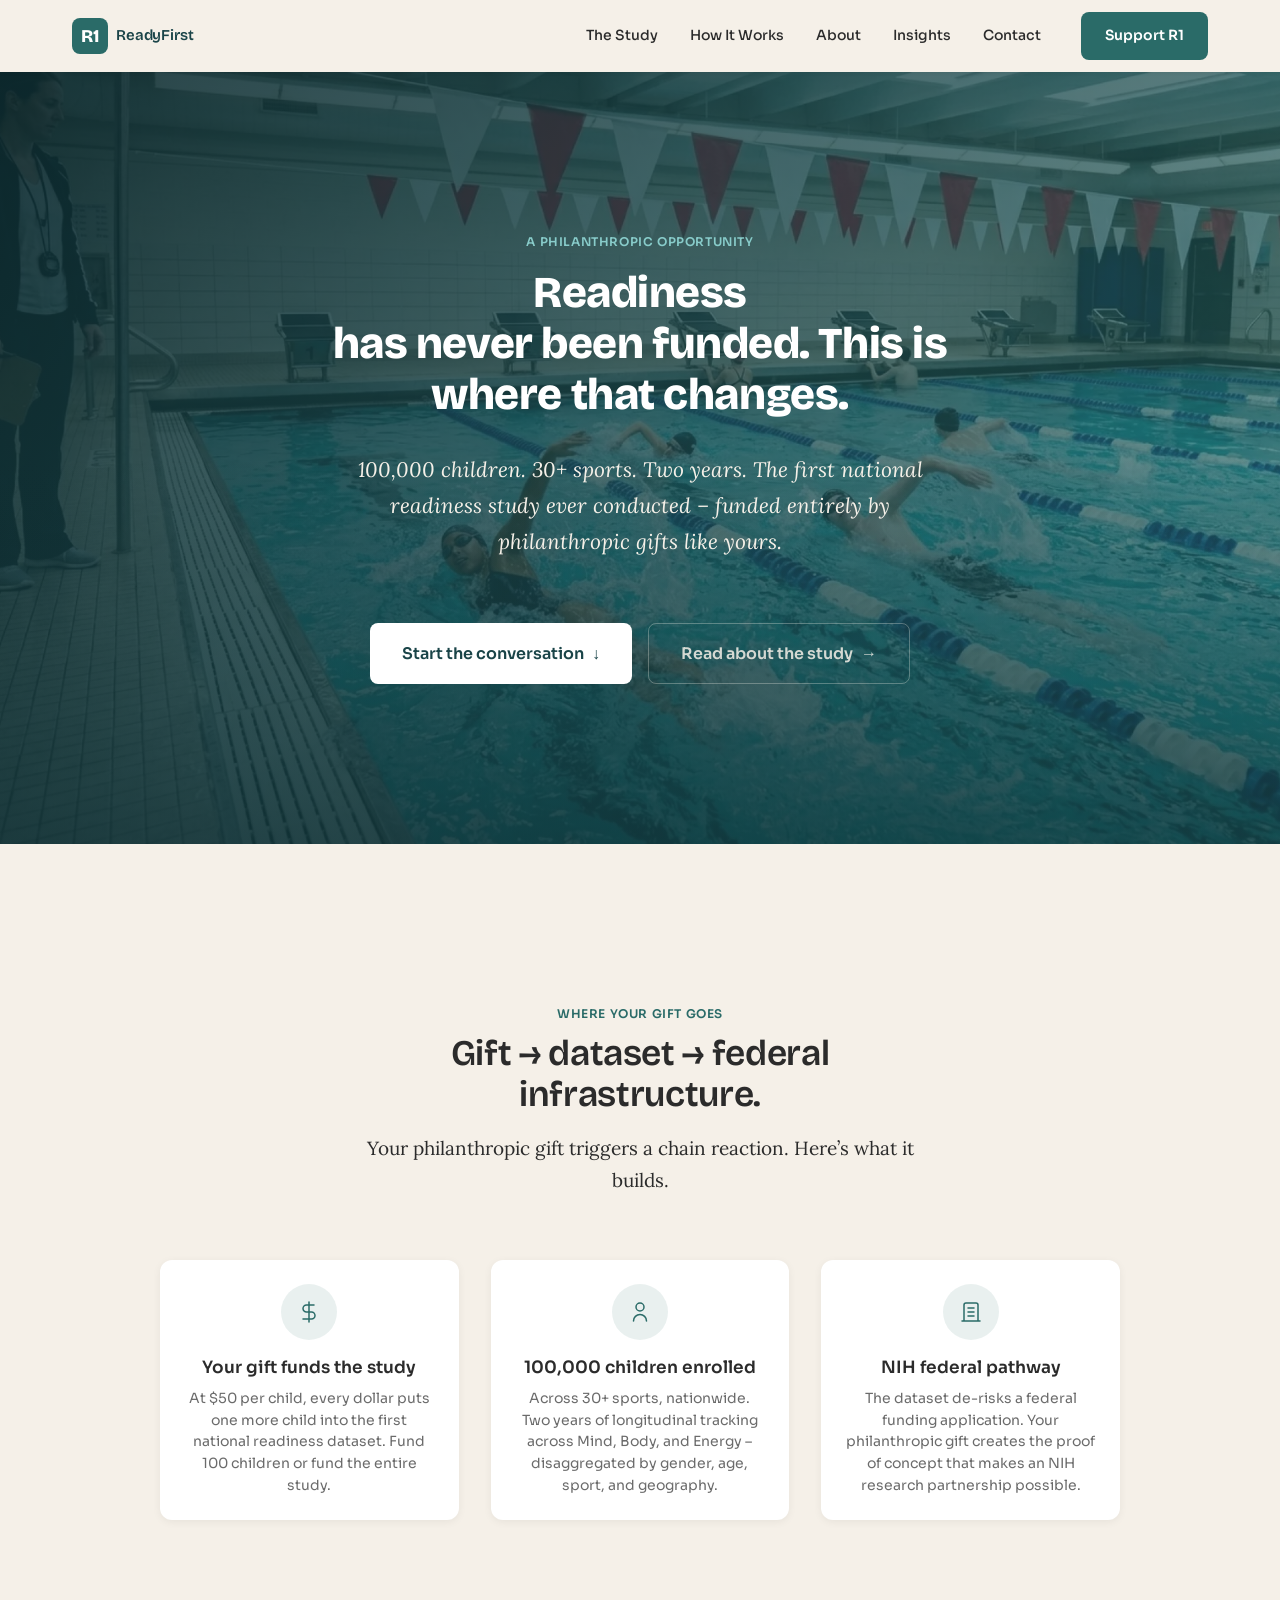
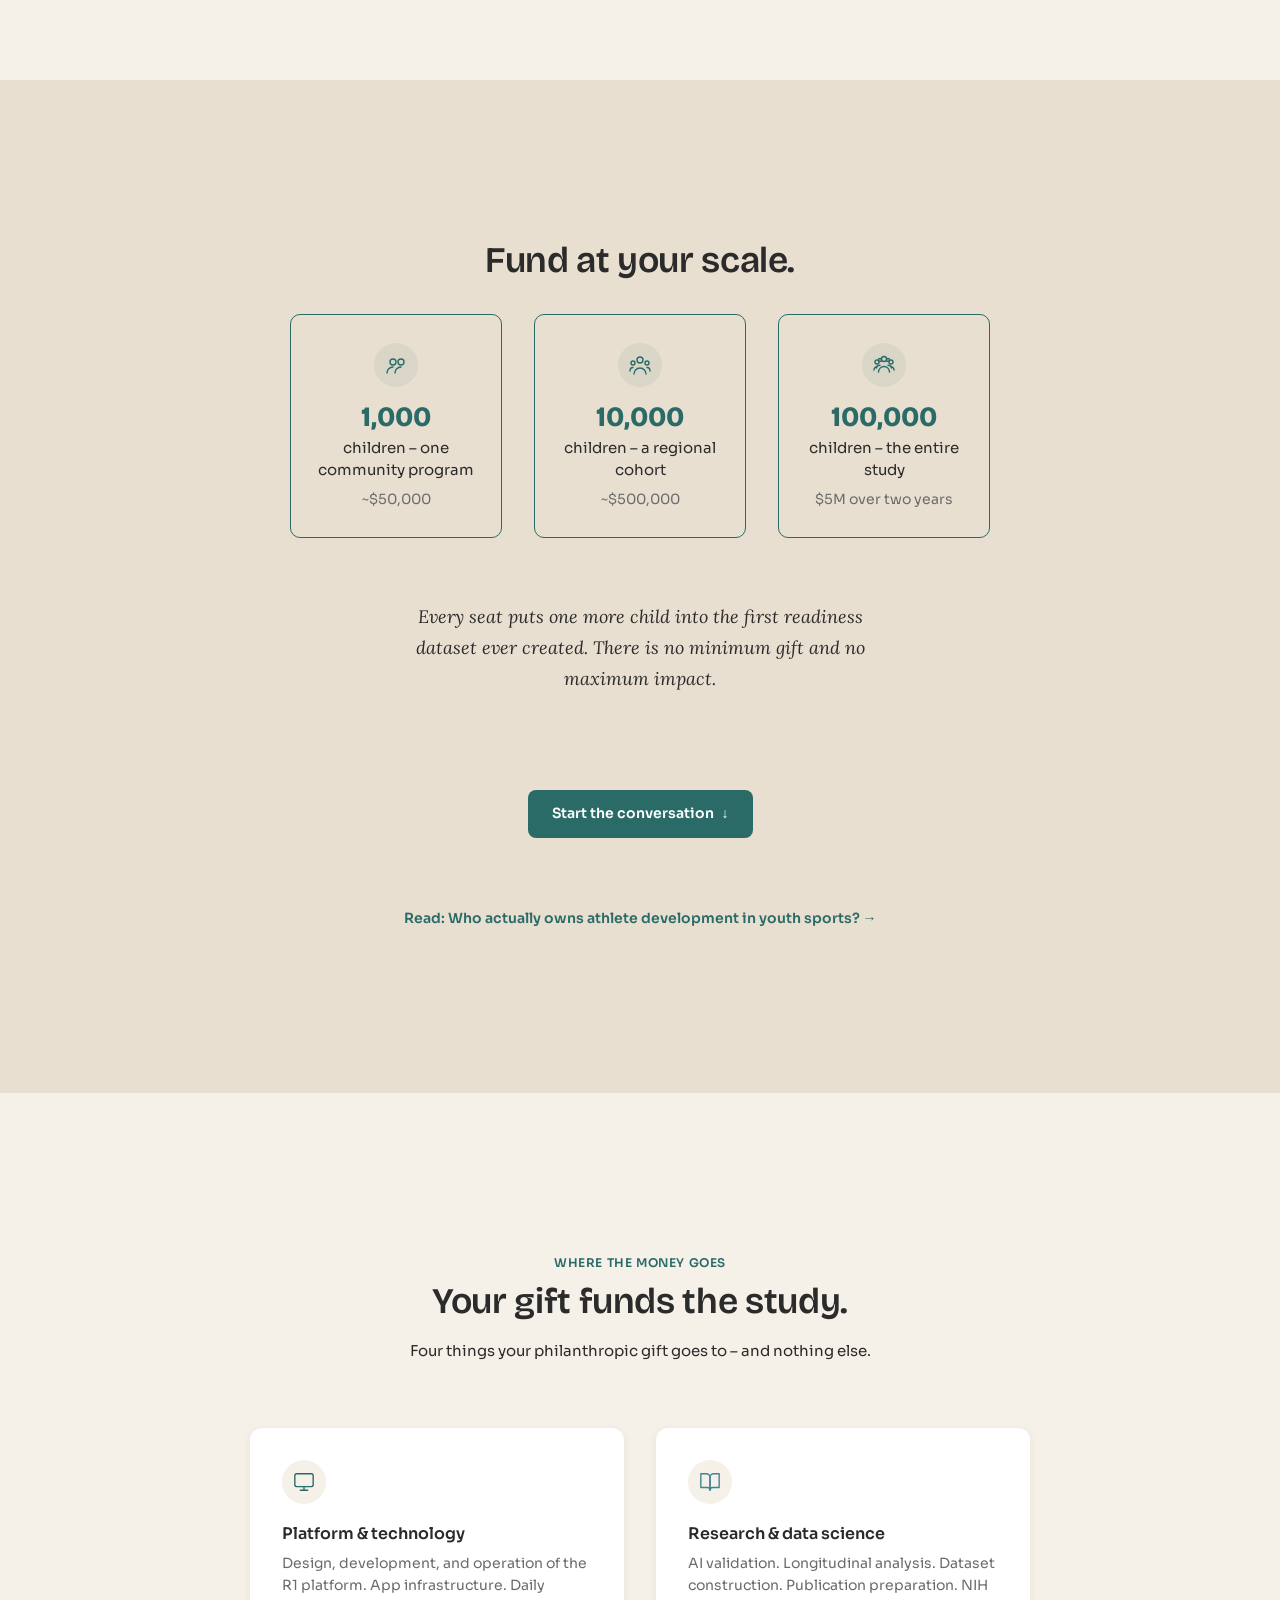
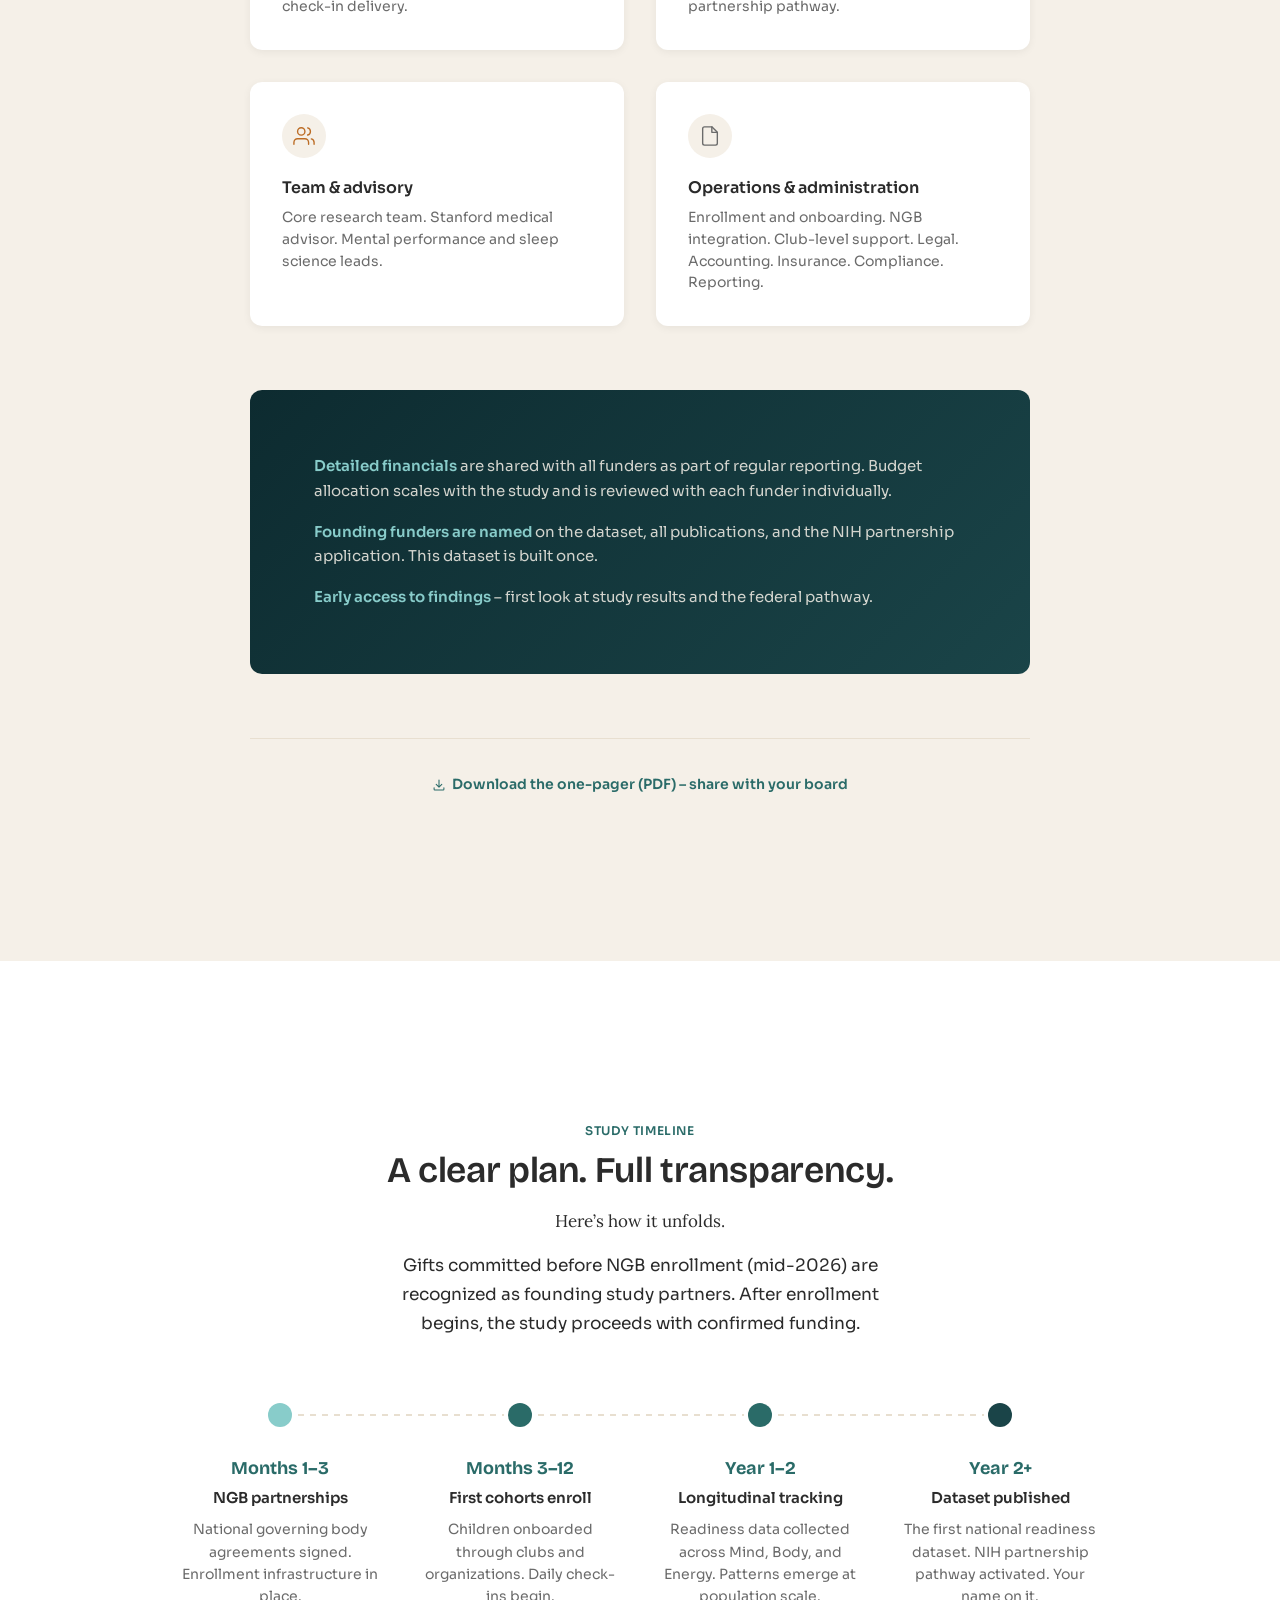
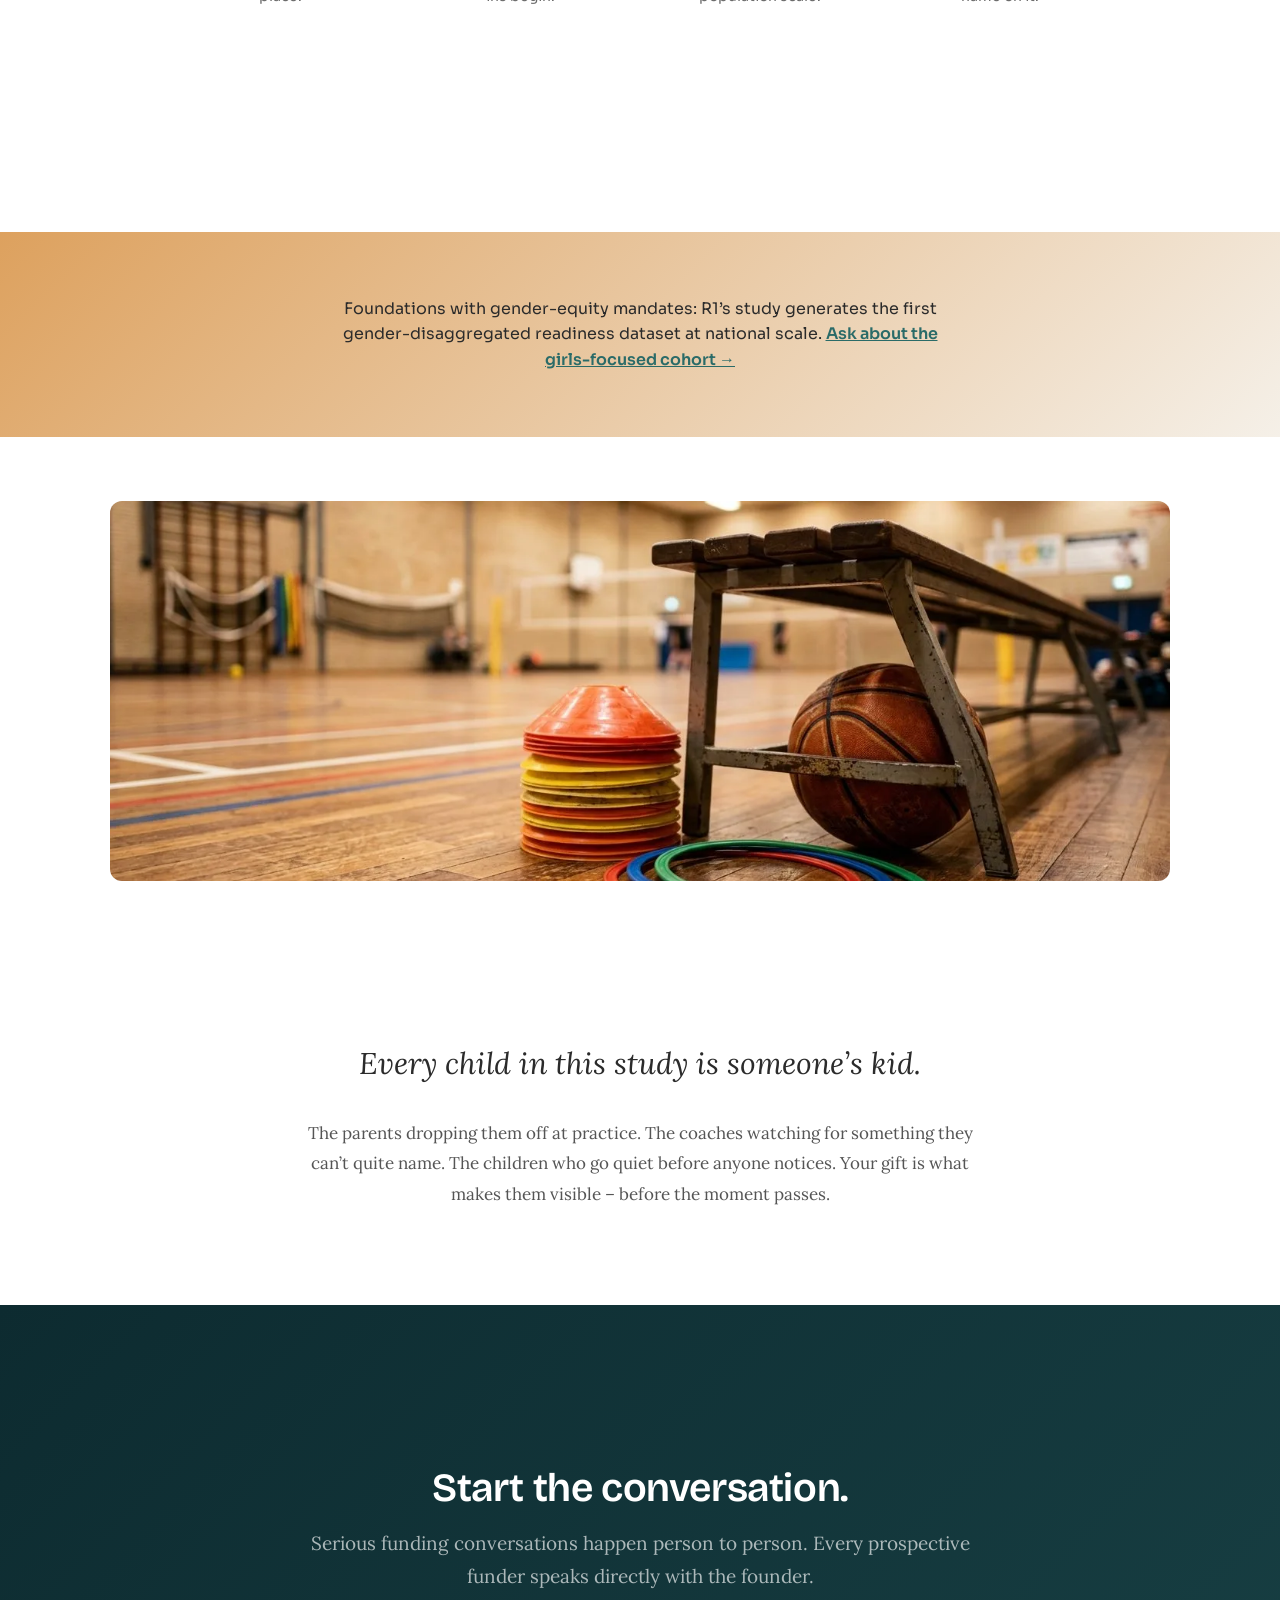
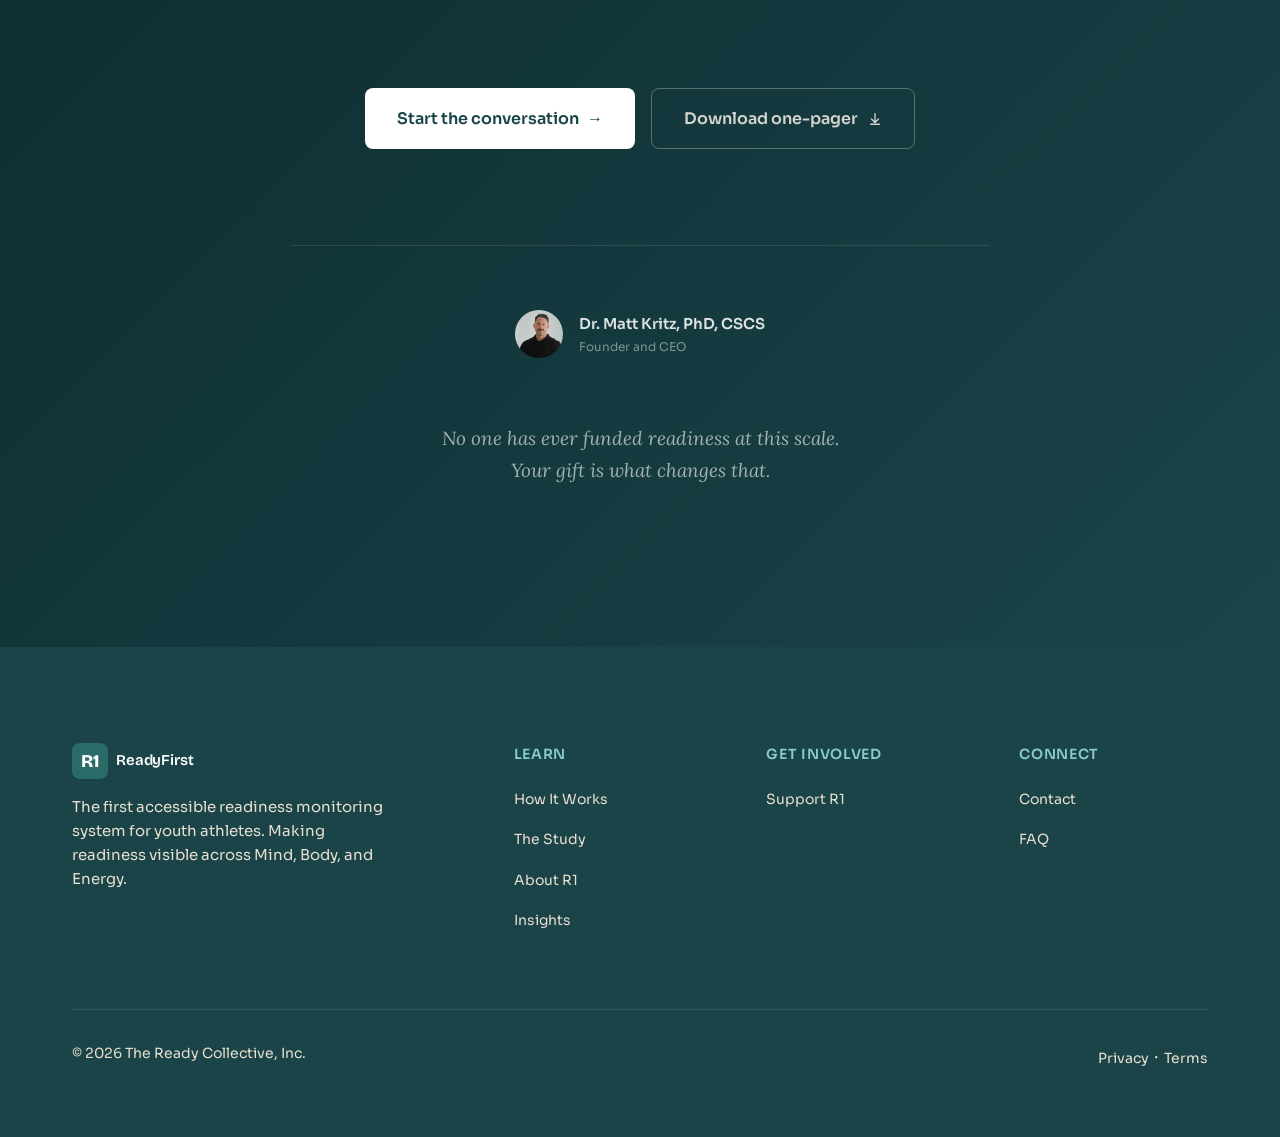
<file: support.html>
<!DOCTYPE html>
<html lang="en">
<head>
<meta charset="UTF-8">
<meta name="viewport" content="width=device-width, initial-scale=1.0">
<title>Support R1 – R1 ReadyFirst</title>
<meta name="description" content="Fund the first national readiness study for youth athletes. 100,000 athletes. 30+ sports. A philanthropic gift that changes youth sport.">
<meta property="og:title" content="Support R1 – ReadyFirst">
<meta property="og:description" content="Fund the first national youth athlete readiness study. $5M. 100,000 athletes. 2 years.">
<meta property="og:image" content="https://www.readyfirst.com/img/og-card.png">
<meta property="og:type" content="website">
<meta property="og:url" content="https://www.readyfirst.com/support.html">
<link rel="preconnect" href="https://fonts.googleapis.com">
<link rel="preconnect" href="https://fonts.gstatic.com" crossorigin>
<link href="https://fonts.googleapis.com/css2?family=Bricolage+Grotesque:wght@600;700;800&family=Lora:ital,wght@0,400;0,700;1,400&family=Libre+Baskerville:ital,wght@0,400;0,700;1,400&family=Sora:wght@400;500;600&display=swap" rel="stylesheet">
<link rel="stylesheet" href="css/shared.css">
<link rel="stylesheet" href="css/support.css">
<link rel="icon" href="data:image/svg+xml,%3Csvg xmlns=%27http://www.w3.org/2000/svg%27 viewBox=%270 0 36 36%27%3E%3Crect width=%2736%27 height=%2736%27 rx=%278%27 fill=%27%232D6A4F%27/%3E%3Ctext x=%2718%27 y=%2725%27 font-family=%27sans-serif%27 font-weight=%27800%27 font-size=%2718%27 fill=%27white%27 text-anchor=%27middle%27%3ER1%3C/text%3E%3C/svg%3E">
</head>
<body>

<!-- NAV -->
<a href="#main" class="skip-to-content">Skip to content</a>
<nav class="site-nav" role="navigation" aria-label="Main navigation">
  <div class="container">
    <a href="index.html" class="nav-logo"><span class="logo-mark">R1</span>ReadyFirst</a>
    <ul class="nav-links" id="navLinks">
      <li><a href="study.html">The Study</a></li>
      <li><a href="how-it-works.html">How It Works</a></li>
      <li><a href="about.html">About</a></li>
      <li><a href="blog.html">Insights</a></li>
      <li><a href="contact.html">Contact</a></li>
      <li><a href="support.html" class="btn btn--primary">Support R1</a></li>
    </ul>
    <button class="nav-toggle" aria-label="Toggle menu" onclick="document.getElementById('navLinks').classList.toggle('open')"><svg viewBox="0 0 24 24" fill="none" stroke="currentColor" stroke-width="2" stroke-linecap="round"><line x1="3" y1="6" x2="21" y2="6"/><line x1="3" y1="12" x2="21" y2="12"/><line x1="3" y1="18" x2="21" y2="18"/></svg></button>
  </div>
</nav>

<!-- HERO -->
<section id="main" class="support-hero">
  <div class="support-hero__bg"></div>
  <div class="support-hero__inner">
    <span class="section-eyebrow">A philanthropic opportunity</span>
    <h1>Readiness<br class="desktop-br"> has never been funded. This is where that changes.</h1>
    <p class="support-hero__sub">100,000 children. 30+ sports. Two years. The first national readiness study ever conducted &ndash; funded entirely by philanthropic gifts like yours.</p>
    <div class="support-hero__actions">
      <a href="#contact" class="btn btn--hero">Start the conversation <span class="arrow">&darr;</span></a>
      <a href="study.html" class="btn btn--hero-ghost">Read about the study <span class="arrow">&rarr;</span></a>
    </div>
  </div>
</section>

<!-- WHERE YOUR GIFT GOES — trimmed to 3 cards -->
<section class="support-chain fade-in">
  <div class="support-chain__header">
    <span class="section-eyebrow">Where your gift goes</span>
    <h2>Gift &rarr; dataset &rarr; federal infrastructure.</h2>
    <p>Your philanthropic gift triggers a chain reaction. Here&rsquo;s what it builds.</p>
  </div>
  <div class="chain-row">
    <div class="chain-card">
      <div class="chain-card__icon"><svg viewBox="0 0 24 24"><path d="M12 2v20M17 5H9.5a3.5 3.5 0 000 7h5a3.5 3.5 0 010 7H6"/></svg></div>
      <h3>Your gift funds the study</h3>
      <p>At $50 per child, every dollar puts one more child into the first national readiness dataset. Fund 100 children or fund the entire study.</p>
    </div>
    <div class="chain-card">
      <div class="chain-card__icon"><svg viewBox="0 0 24 24"><circle cx="12" cy="7" r="4"/><path d="M5.5 21c0-3.6 2.9-6.5 6.5-6.5s6.5 2.9 6.5 6.5"/></svg></div>
      <h3>100,000 children enrolled</h3>
      <p>Across 30+ sports, nationwide. Two years of longitudinal tracking across Mind, Body, and Energy &ndash; disaggregated by gender, age, sport, and geography.</p>
    </div>
    <div class="chain-card">
      <div class="chain-card__icon"><svg viewBox="0 0 24 24"><path d="M3 21h18M9 8h6M9 12h6M9 16h6M5 21V5a2 2 0 012-2h10a2 2 0 012 2v16"/></svg></div>
      <h3>NIH federal pathway</h3>
      <p>The dataset de-risks a federal funding application. Your philanthropic gift creates the proof of concept that makes an NIH research partnership possible.</p>
    </div>
  </div>
</section>

<!-- FUND AT YOUR SCALE (moved up) -->
<section class="support-flex fade-in">
  <div class="support-flex__inner">
    <h2>Fund at your scale.</h2>
    <div class="support-flex__tiers">
      <div class="support-flex__tier">
        <div class="support-flex__tier-icon"><svg viewBox="0 0 22 22" fill="none" stroke-width="1.4" stroke-linecap="round" stroke-linejoin="round"><circle cx="8" cy="8" r="3"/><path d="M2 19c0-3.3 2.7-6 6-6"/><circle cx="16" cy="8" r="3"/><path d="M10 19c0-3.3 2.7-6 6-6"/></svg></div>
        <div class="support-flex__tier-value">1,000</div>
        <div class="support-flex__tier-label">children &ndash; one community program</div>
        <div class="support-flex__tier-cost">~$50,000</div>
      </div>
      <div class="support-flex__tier">
        <div class="support-flex__tier-icon"><svg viewBox="0 0 22 22" fill="none" stroke-width="1.4" stroke-linecap="round" stroke-linejoin="round"><circle cx="11" cy="6" r="3"/><path d="M5 20c0-3.3 2.7-6 6-6s6 2.7 6 6"/><circle cx="4" cy="9" r="2"/><path d="M1 17c0-2 1.3-3.5 3-3.5"/><circle cx="18" cy="9" r="2"/><path d="M21 17c0-2-1.3-3.5-3-3.5"/></svg></div>
        <div class="support-flex__tier-value">10,000</div>
        <div class="support-flex__tier-label">children &ndash; a regional cohort</div>
        <div class="support-flex__tier-cost">~$500,000</div>
      </div>
      <div class="support-flex__tier">
        <div class="support-flex__tier-icon"><svg viewBox="0 0 22 22" fill="none" stroke-width="1.4" stroke-linecap="round" stroke-linejoin="round"><circle cx="11" cy="5" r="2.5"/><path d="M5.5 18c0-3 2.5-5.5 5.5-5.5s5.5 2.5 5.5 5.5"/><circle cx="4" cy="8" r="2"/><path d="M1 16c0-1.8 1.3-3.2 3-3.2"/><circle cx="18" cy="8" r="2"/><path d="M21 16c0-1.8-1.3-3.2-3-3.2"/><circle cx="7" cy="6" r="1.5"/><path d="M3.5 14c0-1.5 1.2-2.8 3.5-2.8"/><circle cx="15" cy="6" r="1.5"/><path d="M18.5 14c0-1.5-1.2-2.8-3.5-2.8"/></svg></div>
        <div class="support-flex__tier-value">100,000</div>
        <div class="support-flex__tier-label">children &ndash; the entire study</div>
        <div class="support-flex__tier-cost">$5M over two years</div>
      </div>
    </div>
    <p class="support-flex__note">Every seat puts one more child into the first readiness dataset ever created. There is no minimum gift and no maximum impact.</p>
    <a href="#contact" class="btn btn--primary mt-md">Start the conversation <span class="arrow">&darr;</span></a>
    <p class="mt-lg"><a href="blog/who-owns-athlete-development.html" class="inline-read-link">Read: Who actually owns athlete development in youth sports? <span class="arrow">&rarr;</span></a></p>
  </div>
</section>

<!-- WHERE THE MONEY GOES -->
<section class="support-breakdown fade-in">
  <div class="support-breakdown__inner">
    <div class="support-breakdown__header">
      <span class="section-eyebrow">Where the money goes</span>
      <h2>Your gift funds the study.</h2>
      <p>Four things your philanthropic gift goes to &ndash; and nothing else.</p>
    </div>
    <div class="support-breakdown__grid">
      <div class="support-breakdown__card">
        <div class="support-breakdown__card-icon"><svg viewBox="0 0 24 24" fill="none" stroke="var(--jade)" stroke-width="1.5" stroke-linecap="round" stroke-linejoin="round"><rect x="2" y="3" width="20" height="14" rx="2"/><line x1="8" y1="21" x2="16" y2="21"/><line x1="12" y1="17" x2="12" y2="21"/></svg></div>
        <h4>Platform &amp; technology</h4>
        <p>Design, development, and operation of the R1 platform. App infrastructure. Daily check-in delivery.</p>
      </div>
      <div class="support-breakdown__card">
        <div class="support-breakdown__card-icon"><svg viewBox="0 0 24 24" fill="none" stroke="var(--sky)" stroke-width="1.5" stroke-linecap="round" stroke-linejoin="round"><path d="M2 3h6a4 4 0 014 4v14a3 3 0 00-3-3H2z"/><path d="M22 3h-6a4 4 0 00-4 4v14a3 3 0 013-3h7z"/></svg></div>
        <h4>Research &amp; data science</h4>
        <p>AI validation. Longitudinal analysis. Dataset construction. Publication preparation. NIH partnership pathway.</p>
      </div>
      <div class="support-breakdown__card">
        <div class="support-breakdown__card-icon"><svg viewBox="0 0 24 24" fill="none" stroke="var(--terra)" stroke-width="1.5" stroke-linecap="round" stroke-linejoin="round"><path d="M17 21v-2a4 4 0 00-4-4H5a4 4 0 00-4 4v2"/><circle cx="9" cy="7" r="4"/><path d="M23 21v-2a4 4 0 00-3-3.87"/><path d="M16 3.13a4 4 0 010 7.75"/></svg></div>
        <h4>Team &amp; advisory</h4>
        <p>Core research team. Stanford medical advisor. Mental performance and sleep science leads.</p>
      </div>
      <div class="support-breakdown__card">
        <div class="support-breakdown__card-icon"><svg viewBox="0 0 24 24" fill="none" stroke="var(--wgray)" stroke-width="1.5" stroke-linecap="round" stroke-linejoin="round"><path d="M14 2H6a2 2 0 00-2 2v16a2 2 0 002 2h12a2 2 0 002-2V8z"/><polyline points="14,2 14,8 20,8"/></svg></div>
        <h4>Operations &amp; administration</h4>
        <p>Enrollment and onboarding. NGB integration. Club-level support. Legal. Accounting. Insurance. Compliance. Reporting.</p>
      </div>
    </div>
    <div class="support-breakdown__promise">
      <p><strong>Detailed financials</strong> are shared with all funders as part of regular reporting. Budget allocation scales with the study and is reviewed with each funder individually.</p>
      <p><strong>Founding funders are named</strong> on the dataset, all publications, and the NIH partnership application. This dataset is built once.</p>
      <p><strong>Early access to findings</strong> &ndash; first look at study results and the federal pathway.</p>
    </div>
    <div class="support-breakdown__download">
      <a href="R1_Funding_OnePager.pdf" target="_blank" rel="noopener" class="support-breakdown__download-link">
        <svg viewBox="0 0 20 20" fill="none" stroke="currentColor" stroke-width="1.5" stroke-linecap="round" stroke-linejoin="round" width="16" height="16"><path d="M10 3v10M6 9l4 4 4-4"/><path d="M3 14v2a1 1 0 001 1h12a1 1 0 001-1v-2"/></svg>
        Download the one-pager (PDF) &ndash; share with your board
      </a>
    </div>
  </div>
</section>

<!-- MILESTONE TIMELINE -->
<section class="support-milestones fade-in">
  <div class="support-milestones__header">
    <span class="section-eyebrow">Study timeline</span>
    <h2>A clear plan. Full transparency.</h2>
    <p>Here&rsquo;s how it unfolds.</p>
    <p class="support-milestones__founding-note gtm-signal">Gifts committed before NGB enrollment (mid-2026) are recognized as founding study partners. After enrollment begins, the study proceeds with confirmed funding.</p>
  </div>
  <div class="timeline">
    <div class="timeline-item">
      <div class="timeline-item__dot"></div>
      <div class="timeline-item__phase">Months 1&ndash;3</div>
      <div class="timeline-item__title">NGB partnerships</div>
      <div class="timeline-item__desc">National governing body agreements signed. Enrollment infrastructure in place.</div>
    </div>
    <div class="timeline-item">
      <div class="timeline-item__dot"></div>
      <div class="timeline-item__phase">Months 3&ndash;12</div>
      <div class="timeline-item__title">First cohorts enroll</div>
      <div class="timeline-item__desc">Children onboarded through clubs and organizations. Daily check-ins begin.</div>
    </div>
    <div class="timeline-item">
      <div class="timeline-item__dot"></div>
      <div class="timeline-item__phase">Year 1&ndash;2</div>
      <div class="timeline-item__title">Longitudinal tracking</div>
      <div class="timeline-item__desc">Readiness data collected across Mind, Body, and Energy. Patterns emerge at population scale.</div>
    </div>
    <div class="timeline-item">
      <div class="timeline-item__dot"></div>
      <div class="timeline-item__phase">Year 2+</div>
      <div class="timeline-item__title">Dataset published</div>
      <div class="timeline-item__desc">The first national readiness dataset. NIH partnership pathway activated. Your name on it.</div>
    </div>
  </div>
</section>

<!-- GIRLS NOTE (collapsed) -->
<section class="support-girls-note fade-in">
  <div class="support-girls-note__inner">
    <p>Foundations with gender-equity mandates: R1&rsquo;s study generates the first gender-disaggregated readiness dataset at national scale. <a href="#contact">Ask about the girls-focused cohort <span class="arrow">&rarr;</span></a></p>
  </div>
</section>

<!-- Visual pause: the space where it happens -->
<div class="support-pause fade-in">
  <div class="support-pause__inner">
    <img src="img/gym-equipment-detail.webp" alt="Training cones, agility rings, and a basketball rest against a wooden bench on the polished floor of a gymnasium between sessions" class="support-pause__photo" loading="lazy">
  </div>
</div>

<!-- EMOTIONAL BREATH -->
<section class="support-breath fade-in">
  <div class="support-breath__inner">
    <p class="support-breath__line">Every child in this study is someone&rsquo;s kid.</p>
    <p class="support-breath__sub">The parents dropping them off at practice. The coaches watching for something they can&rsquo;t quite name. The children who go quiet before anyone notices. Your gift is what makes them visible &ndash; before the moment passes.</p>
  </div>
</section>

<!-- CONTACT -->
<section class="support-contact fade-in" id="contact">
  <div class="support-contact__inner">
    <h2>Start the conversation.</h2>
    <p class="support-contact__desc">Serious funding conversations happen person to person. Every prospective funder speaks directly with the founder.</p>
    <div class="support-contact__buttons">
      <a href="contact.html" class="btn btn--hero btn--lg">Start the conversation <span class="arrow">&rarr;</span></a>
      <a href="R1_Funding_OnePager.pdf" target="_blank" rel="noopener" class="btn btn--hero-ghost btn--lg">Download one-pager <svg class="download-icon" viewBox="0 0 16 16" fill="none" stroke="currentColor" stroke-width="1.5" stroke-linecap="round" stroke-linejoin="round" width="14" height="14"><path d="M8 2v9"/><path d="M4 8l4 4 4-4"/><line x1="3" y1="14" x2="13" y2="14"/></svg></a>
    </div>
    <div class="support-contact__founder">
      <div class="support-contact__meeting-photo">
        <img src="img/matt-kritz-portrait.webp" alt="Dr. Matt Kritz, Founder and CEO" loading="lazy">
      </div>
      <div class="support-contact__meeting-info">
        <div class="support-contact__meeting-name">Dr. Matt Kritz, PhD, CSCS</div>
        <div class="support-contact__meeting-role">Founder and CEO</div>
      </div>
    </div>
    <p class="support-contact__closing">No one has ever funded readiness at this scale.<br>Your gift is what changes that.</p>
  </div>
</section>


<!-- FOOTER -->
<footer class="site-footer" role="contentinfo">
  <div class="container">
    <div class="footer-grid">
      <div class="footer-brand"><a href="index.html" class="nav-logo"><span class="logo-mark">R1</span>ReadyFirst</a><p>The first accessible readiness monitoring system for youth athletes. Making readiness visible across Mind, Body, and Energy.</p></div>
      <div class="footer-col"><h4>Learn</h4><ul><li><a href="how-it-works.html">How It Works</a></li><li><a href="study.html">The Study</a></li><li><a href="about.html">About R1</a></li><li><a href="blog.html">Insights</a></li></ul></div>
      <div class="footer-col"><h4>Get Involved</h4><ul><li><a href="support.html">Support R1</a></li></ul></div>
      <div class="footer-col"><h4>Connect</h4><ul><li><a href="contact.html">Contact</a></li><li><a href="faq.html">FAQ</a></li></ul></div>
    </div>
    <div class="footer-bottom"><p>&copy; 2026 The Ready Collective, Inc.</p><div><a href="#">Privacy</a> &middot; <a href="#">Terms</a></div></div>
  </div>
</footer>

<script>
const observer=new IntersectionObserver(e=>{e.forEach(e=>{e.isIntersecting&&e.target.classList.add("visible")})},{threshold:.1,rootMargin:"0px 0px -40px 0px"});
document.querySelectorAll(".fade-in").forEach(el=>observer.observe(el));
document.querySelectorAll(".nav-links a:not(.nav-dropdown__trigger)").forEach(a=>{a.addEventListener("click",()=>{document.getElementById("navLinks").classList.remove("open")})});
document.querySelectorAll(".nav-dropdown__trigger").forEach(btn=>{btn.addEventListener("click",()=>{btn.closest(".nav-dropdown").classList.toggle("open")})});
</script>
</body>
</html>
</file>
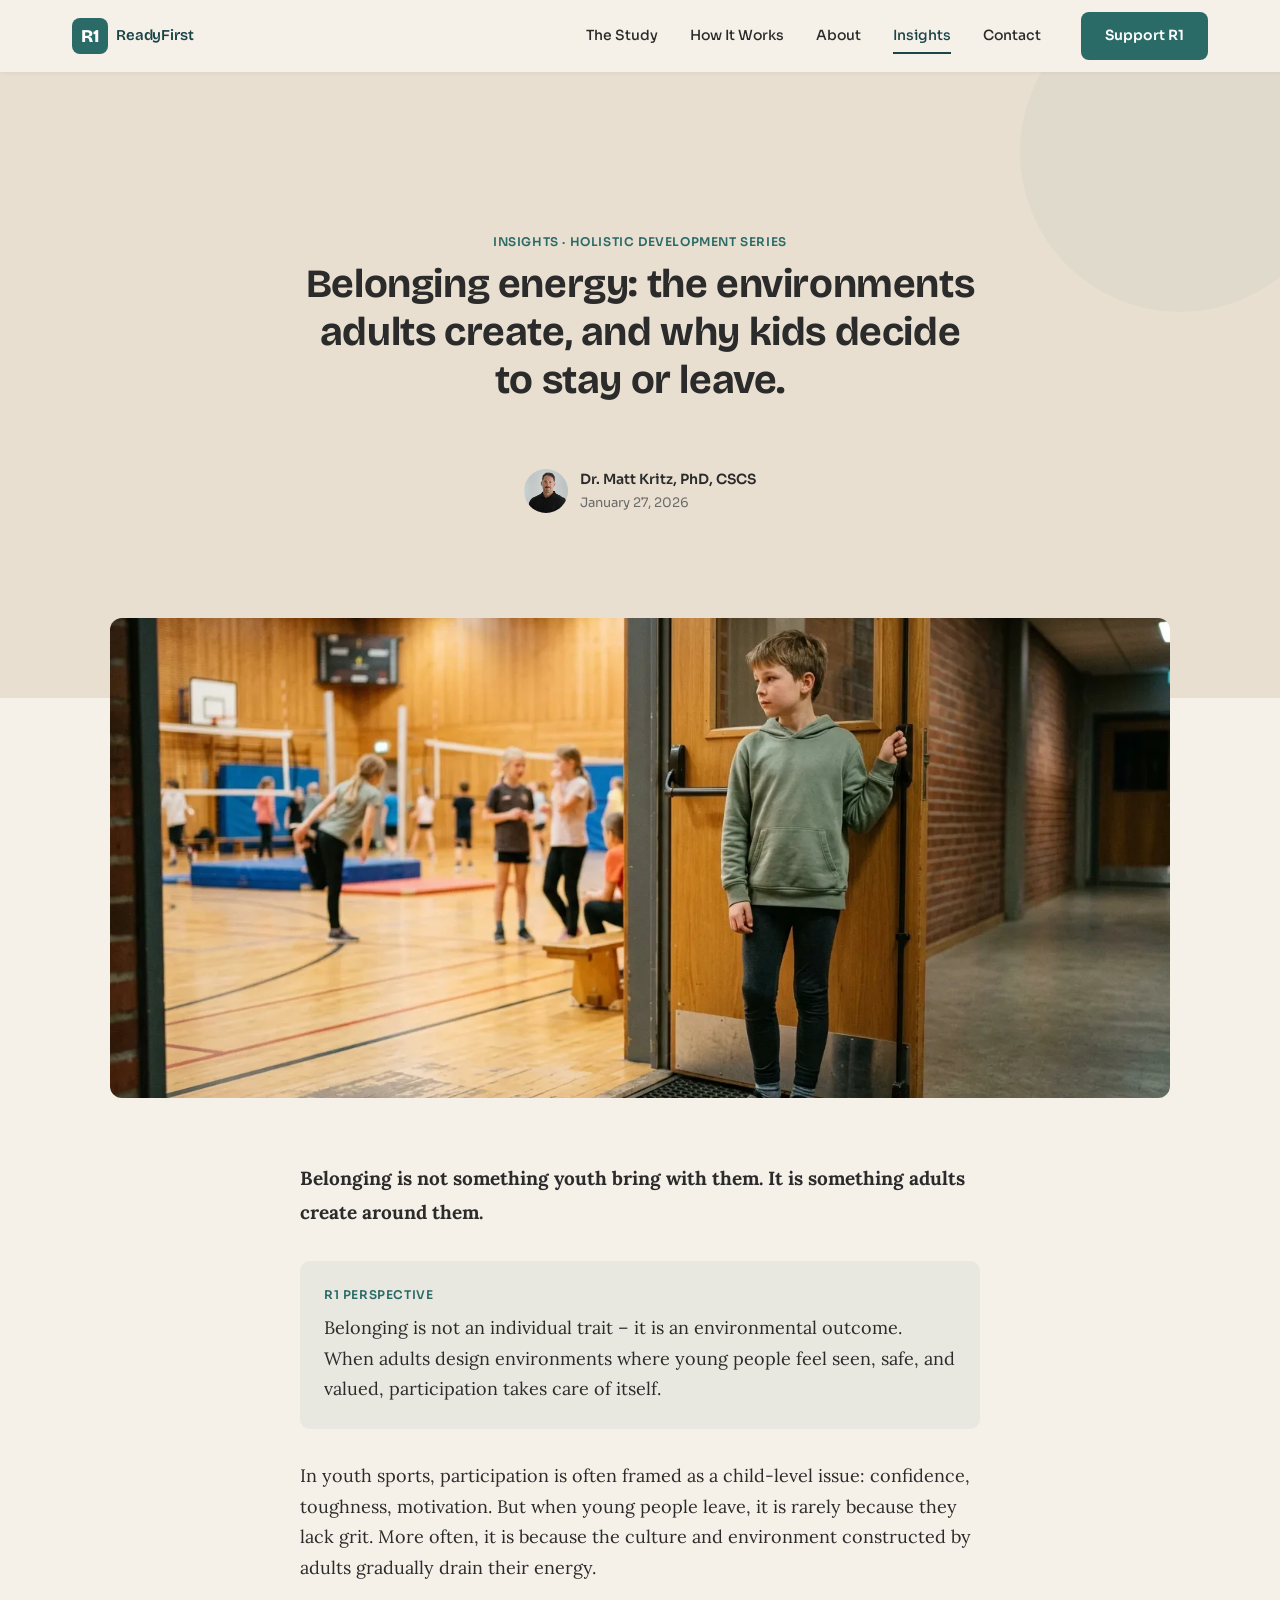
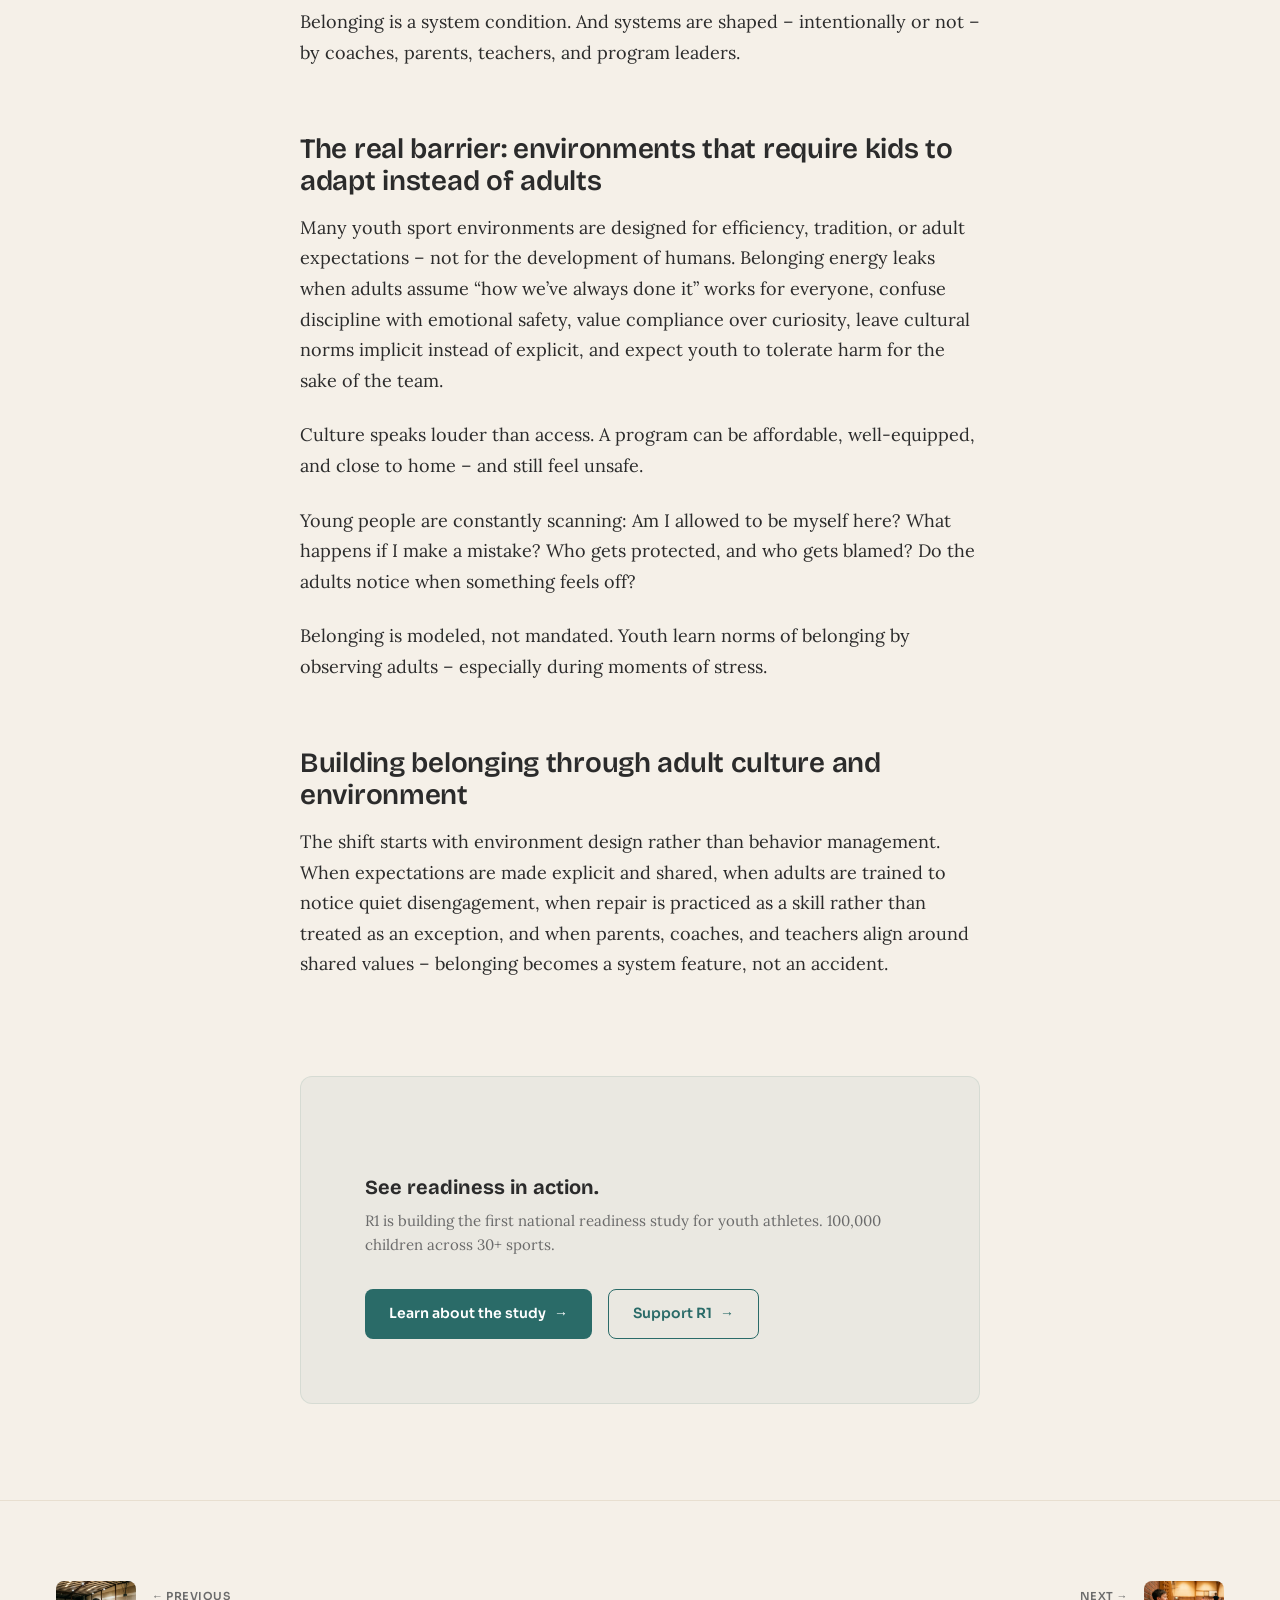
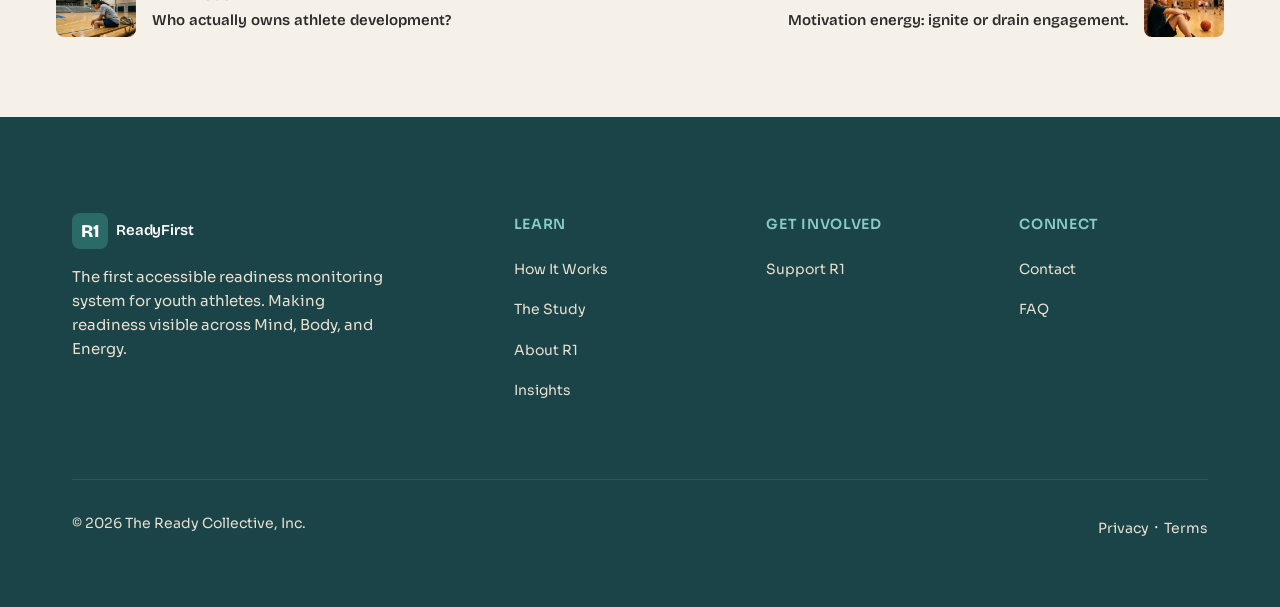
<file: blog/belonging-energy.html>
<!DOCTYPE html>
<html lang="en">
<head>
<meta charset="UTF-8">
<meta name="viewport" content="width=device-width, initial-scale=1.0">
<title>Belonging Energy: Why Kids Stay or Leave Youth Sports – R1 ReadyFirst</title>
<meta name="description" content="Belonging is not something youth bring with them. It is something adults create around them. Part 1 of the Holistic Development series.">
<meta property="og:title" content="Belonging Energy: Why Kids Stay or Leave Youth Sports – R1 ReadyFirst">
<meta property="og:description" content="Belonging is not something youth bring with them. It is something adults create around them.">
<meta property="og:image" content="https://www.readyfirst.com/img/og-card.png">
<meta property="og:type" content="article">
<link rel="preconnect" href="https://fonts.googleapis.com">
<link rel="preconnect" href="https://fonts.gstatic.com" crossorigin>
<link href="https://fonts.googleapis.com/css2?family=Bricolage+Grotesque:wght@600;700;800&family=Lora:ital,wght@0,400;0,700;1,400&family=Libre+Baskerville:ital,wght@0,400;0,700;1,400&family=Sora:wght@400;500;600&display=swap" rel="stylesheet">
<link rel="stylesheet" href="../css/shared.css">
<link rel="stylesheet" href="../css/post.css">
<link rel="icon" href="data:image/svg+xml,%3Csvg xmlns=%27http://www.w3.org/2000/svg%27 viewBox=%270 0 36 36%27%3E%3Crect width=%2736%27 height=%2736%27 rx=%278%27 fill=%27%232D6A4F%27/%3E%3Ctext x=%2718%27 y=%2725%27 font-family=%27sans-serif%27 font-weight=%27800%27 font-size=%2718%27 fill=%27white%27 text-anchor=%27middle%27%3ER1%3C/text%3E%3C/svg%3E">
</head>
<body>
<a href="#main" class="skip-to-content">Skip to content</a>
<nav class="site-nav" role="navigation" aria-label="Main navigation">
  <div class="container">
    <a href="../index.html" class="nav-logo"><span class="logo-mark">R1</span>ReadyFirst</a>
    <ul class="nav-links" id="navLinks">
      <li><a href="../study.html">The Study</a></li>
      <li><a href="../how-it-works.html">How It Works</a></li>
      <li><a href="../about.html">About</a></li>
      <li><a href="../blog.html" class="nav-active">Insights</a></li>
      <li><a href="../contact.html">Contact</a></li>
      <li><a href="../support.html" class="btn btn--primary">Support R1</a></li>
    </ul>
    <button class="nav-toggle" aria-label="Toggle menu" onclick="document.getElementById('navLinks').classList.toggle('open')"><svg viewBox="0 0 24 24" fill="none" stroke="currentColor" stroke-width="2" stroke-linecap="round"><line x1="3" y1="6" x2="21" y2="6"/><line x1="3" y1="12" x2="21" y2="12"/><line x1="3" y1="18" x2="21" y2="18"/></svg></button>
  </div>
</nav>

<section id="main" class="post-hero">
  <div class="post-hero__inner">
    <span class="section-eyebrow">Insights &middot; Holistic Development Series</span>
    <h1>Belonging energy: the environments adults create, and why kids decide to stay or leave.</h1>
    <div class="post-hero__author">
      <div class="post-hero__avatar"><img src="../img/matt-kritz-portrait.webp" alt="Dr. Matt Kritz"></div>
      <div class="post-hero__byline">
        <div class="post-hero__name">Dr. Matt Kritz, PhD, CSCS</div>
        <div class="post-hero__date">January 27, 2026</div>
      </div>
    </div>
  </div>
</section>

<div class="post-cover">
  <div class="post-cover__inner">
    <img src="../img/boy-gym-doorway-belonging.webp" alt="A boy stands at the doorway of a gymnasium, deciding whether to step in" class="post-cover__img" loading="lazy">
  </div>
</div>

<article class="post-content">
  <div class="post-content__inner">
    <p class="post-content__lead">Belonging is not something youth bring with them. It is something adults create around them.</p>
<div class="post-ready-lens">
      <span class="post-ready-lens__label">R1 perspective</span>
      <p>Belonging is not an individual trait &ndash; it is an environmental outcome. When adults design environments where young people feel seen, safe, and valued, participation takes care of itself.</p>
    </div>

    <p>In youth sports, participation is often framed as a child-level issue: confidence, toughness, motivation. But when young people leave, it is rarely because they lack grit. More often, it is because the culture and environment constructed by adults gradually drain their energy.</p>

    <p>Belonging is a system condition. And systems are shaped &ndash; intentionally or not &ndash; by coaches, parents, teachers, and program leaders.</p>

    <h2>The real barrier: environments that require kids to adapt instead of adults</h2>

    <p>Many youth sport environments are designed for efficiency, tradition, or adult expectations &ndash; not for the development of humans. Belonging energy leaks when adults assume &ldquo;how we&rsquo;ve always done it&rdquo; works for everyone, confuse discipline with emotional safety, value compliance over curiosity, leave cultural norms implicit instead of explicit, and expect youth to tolerate harm for the sake of the team.</p>

    <p>Culture speaks louder than access. A program can be affordable, well-equipped, and close to home &ndash; and still feel unsafe.</p>

    <p>Young people are constantly scanning: Am I allowed to be myself here? What happens if I make a mistake? Who gets protected, and who gets blamed? Do the adults notice when something feels off?</p>

    <p>Belonging is modeled, not mandated. Youth learn norms of belonging by observing adults &ndash; especially during moments of stress.</p>

    <h2>Building belonging through adult culture and environment</h2>

    <p>The shift starts with environment design rather than behavior management. When expectations are made explicit and shared, when adults are trained to notice quiet disengagement, when repair is practiced as a skill rather than treated as an exception, and when parents, coaches, and teachers align around shared values &ndash; belonging becomes a system feature, not an accident.</p>

    <div class="post-inline-cta">
      <h3>See readiness in action.</h3>
      <p>R1 is building the first national readiness study for youth athletes. 100,000 children across 30+ sports.</p>
      <div class="post-inline-cta__buttons">
        <a href="../study.html" class="btn btn--primary">Learn about the study <span class="arrow">&rarr;</span></a>
        <a href="../support.html" class="btn btn--secondary">Support R1 <span class="arrow">&rarr;</span></a>
      </div>
    </div>
  </div>
</article>

<!-- ARTICLE NAV -->
<section class="post-nav">
  <div class="post-nav__inner">
    <a href="who-owns-athlete-development.html" class="post-nav__link post-nav__link--prev">
      <div class="post-nav__thumb"><img src="../img/girl-bench-empty-gym.webp" alt=""></div>
      <div class="post-nav__text">
        <span class="post-nav__dir">&larr; Previous</span>
        <span class="post-nav__title">Who actually owns athlete development?</span>
      </div>
    </a>
    <a href="motivation-energy.html" class="post-nav__link post-nav__link--next">
      <div class="post-nav__thumb"><img src="../img/boy-wall-basketball-away.webp" alt=""></div>
      <div class="post-nav__text">
        <span class="post-nav__dir">Next &rarr;</span>
        <span class="post-nav__title">Motivation energy: ignite or drain engagement.</span>
      </div>
    </a>
  </div>
</section>



<footer class="site-footer" role="contentinfo">
  <div class="container">
    <div class="footer-grid">
      <div class="footer-brand"><a href="../index.html" class="nav-logo"><span class="logo-mark">R1</span>ReadyFirst</a><p>The first accessible readiness monitoring system for youth athletes. Making readiness visible across Mind, Body, and Energy.</p></div>
      <div class="footer-col"><h4>Learn</h4><ul><li><a href="../how-it-works.html">How It Works</a></li><li><a href="../study.html">The Study</a></li><li><a href="../about.html">About R1</a></li><li><a href="../blog.html">Insights</a></li></ul></div>
      <div class="footer-col"><h4>Get Involved</h4><ul><li><a href="../support.html">Support R1</a></li></ul></div>
      <div class="footer-col"><h4>Connect</h4><ul><li><a href="../contact.html">Contact</a></li><li><a href="../faq.html">FAQ</a></li></ul></div>
    </div>
    <div class="footer-bottom"><p>&copy; 2026 The Ready Collective, Inc.</p><div><a href="#">Privacy</a> &middot; <a href="#">Terms</a></div></div>
  </div>
</footer>

<script>
const observer=new IntersectionObserver(e=>{e.forEach(e=>{e.isIntersecting&&e.target.classList.add("visible")})},{threshold:.1,rootMargin:"0px 0px -40px 0px"});
document.querySelectorAll(".fade-in").forEach(el=>observer.observe(el));
document.querySelectorAll(".nav-links a:not(.nav-dropdown__trigger)").forEach(a=>{a.addEventListener("click",()=>{document.getElementById("navLinks").classList.remove("open")})});
document.querySelectorAll(".nav-dropdown__trigger").forEach(btn=>{btn.addEventListener("click",()=>{btn.closest(".nav-dropdown").classList.toggle("open")})});
</script>
</body>
</html>
</file>
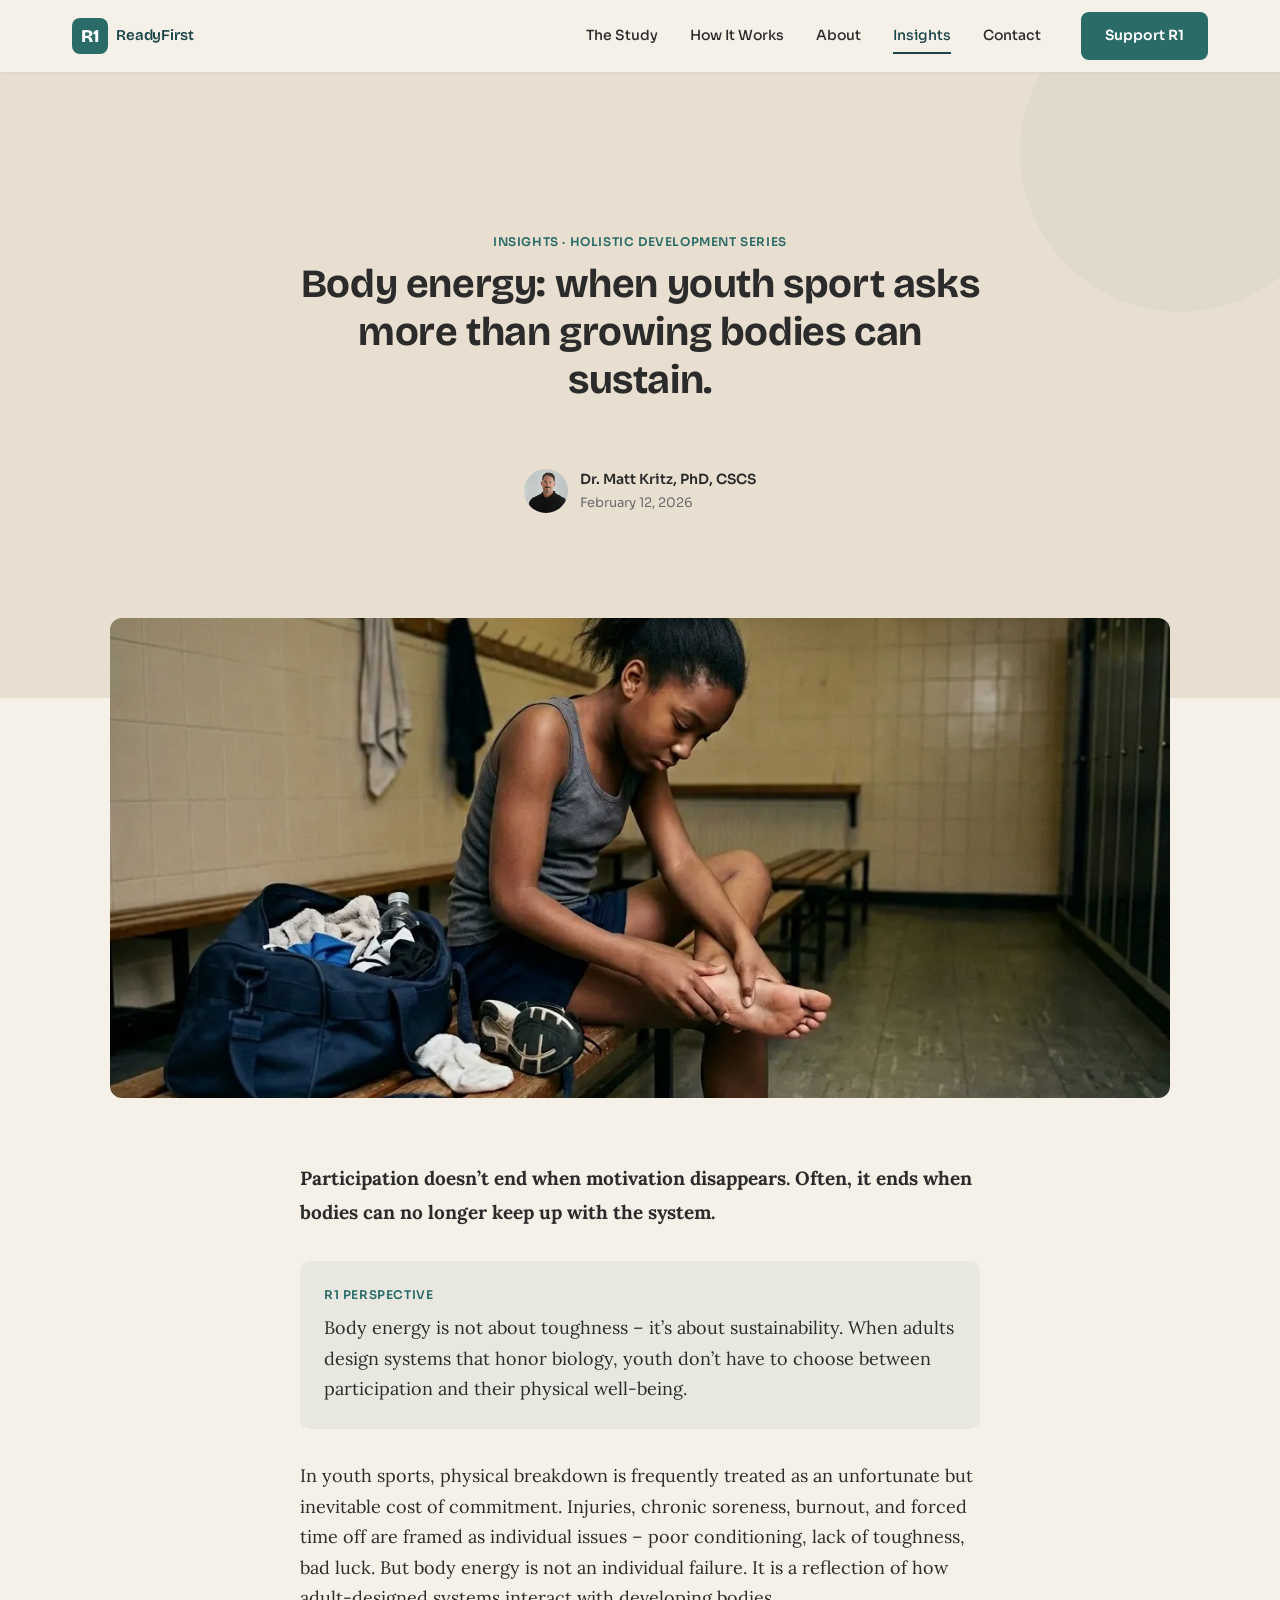
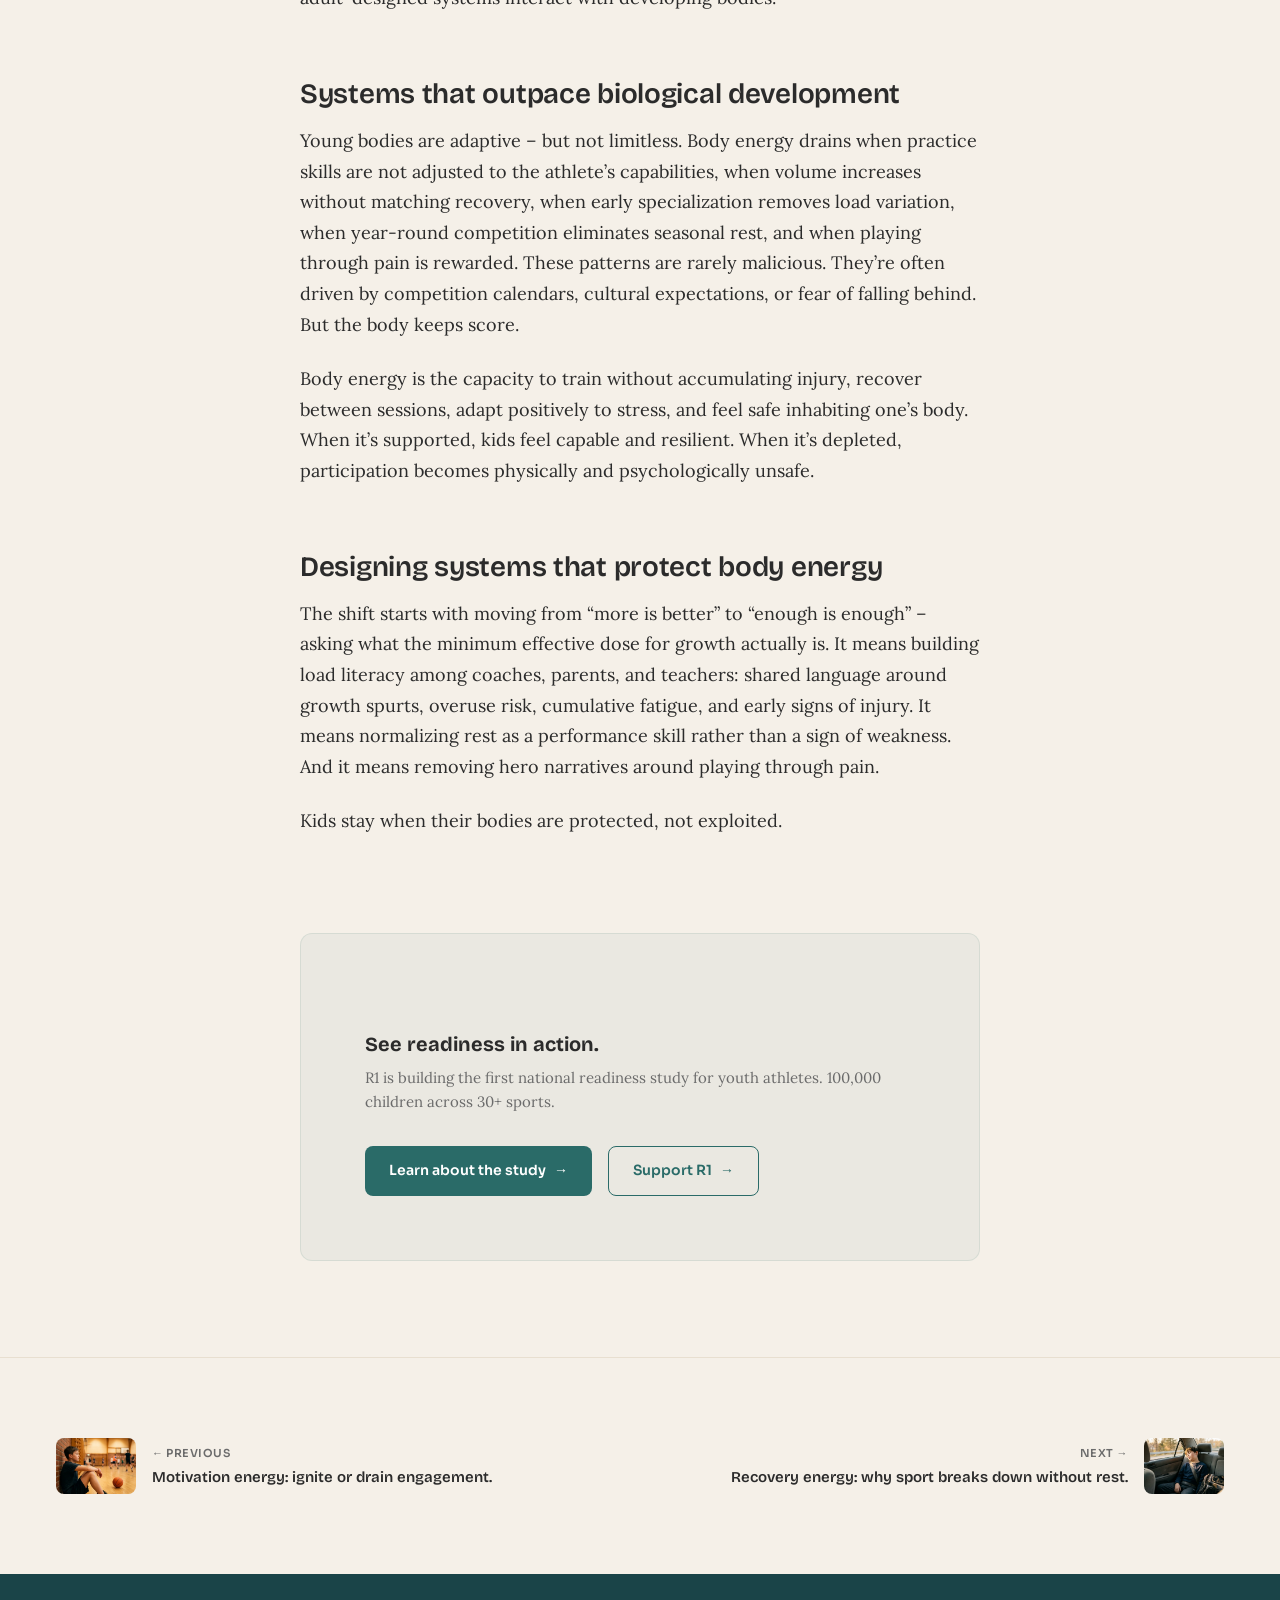
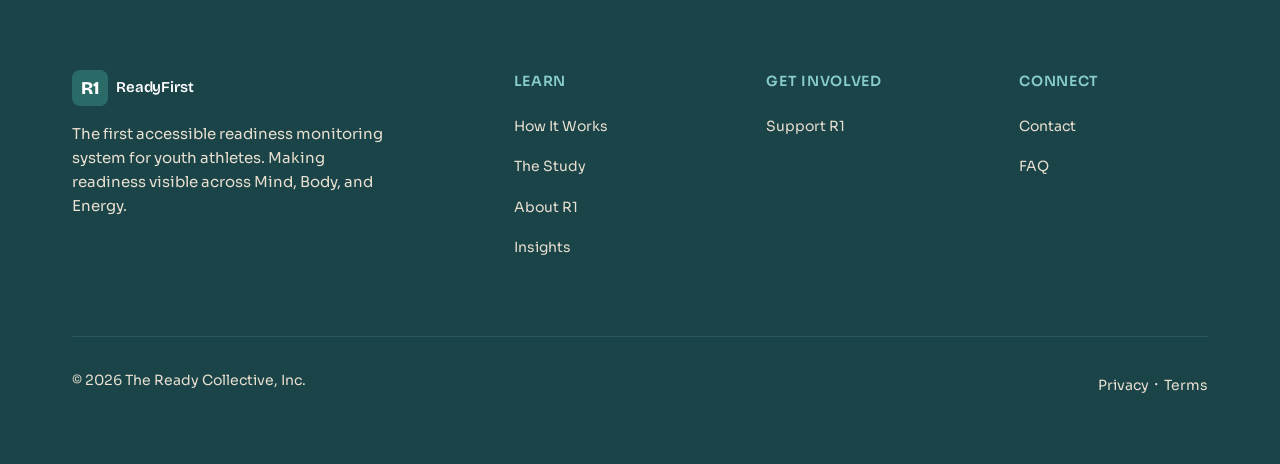
<file: blog/body-energy.html>
<!DOCTYPE html>
<html lang="en">
<head>
<meta charset="UTF-8">
<meta name="viewport" content="width=device-width, initial-scale=1.0">
<title>Body Energy: When Youth Sport Outpaces Growing Bodies – R1 ReadyFirst</title>
<meta name="description" content="Participation doesn't end when motivation fades. It ends when growing bodies can't keep up with the system.">
<meta property="og:title" content="Body Energy – R1 ReadyFirst">
<meta property="og:description" content="Participation doesn't end when motivation fades. It ends when growing bodies can't keep up with the system.">
<meta property="og:image" content="https://www.readyfirst.com/img/og-card.png">
<meta property="og:type" content="article">
<link rel="preconnect" href="https://fonts.googleapis.com">
<link rel="preconnect" href="https://fonts.gstatic.com" crossorigin>
<link href="https://fonts.googleapis.com/css2?family=Bricolage+Grotesque:wght@600;700;800&family=Lora:ital,wght@0,400;0,700;1,400&family=Libre+Baskerville:ital,wght@0,400;0,700;1,400&family=Sora:wght@400;500;600&display=swap" rel="stylesheet">
<link rel="stylesheet" href="../css/shared.css">
<link rel="stylesheet" href="../css/post.css">
<link rel="icon" href="data:image/svg+xml,%3Csvg xmlns=%27http://www.w3.org/2000/svg%27 viewBox=%270 0 36 36%27%3E%3Crect width=%2736%27 height=%2736%27 rx=%278%27 fill=%27%232D6A4F%27/%3E%3Ctext x=%2718%27 y=%2725%27 font-family=%27sans-serif%27 font-weight=%27800%27 font-size=%2718%27 fill=%27white%27 text-anchor=%27middle%27%3ER1%3C/text%3E%3C/svg%3E">
</head>
<body>
<a href="#main" class="skip-to-content">Skip to content</a>
<nav class="site-nav" role="navigation" aria-label="Main navigation">
  <div class="container">
    <a href="../index.html" class="nav-logo"><span class="logo-mark">R1</span>ReadyFirst</a>
    <ul class="nav-links" id="navLinks">
      <li><a href="../study.html">The Study</a></li>
      <li><a href="../how-it-works.html">How It Works</a></li>
      <li><a href="../about.html">About</a></li>
      <li><a href="../blog.html" class="nav-active">Insights</a></li>
      <li><a href="../contact.html">Contact</a></li>
      <li><a href="../support.html" class="btn btn--primary">Support R1</a></li>
    </ul>
    <button class="nav-toggle" aria-label="Toggle menu" onclick="document.getElementById('navLinks').classList.toggle('open')"><svg viewBox="0 0 24 24" fill="none" stroke="currentColor" stroke-width="2" stroke-linecap="round"><line x1="3" y1="6" x2="21" y2="6"/><line x1="3" y1="12" x2="21" y2="12"/><line x1="3" y1="18" x2="21" y2="18"/></svg></button>
  </div>
</nav>

<section id="main" class="post-hero">
  <div class="post-hero__inner">
    <span class="section-eyebrow">Insights &middot; Holistic Development Series</span>
    <h1>Body energy: when youth sport asks more than growing bodies can sustain.</h1>
    <div class="post-hero__author">
      <div class="post-hero__avatar"><img src="../img/matt-kritz-portrait.webp" alt="Dr. Matt Kritz"></div>
      <div class="post-hero__byline">
        <div class="post-hero__name">Dr. Matt Kritz, PhD, CSCS</div>
        <div class="post-hero__date">February 12, 2026</div>
      </div>
    </div>
  </div>
</section>

<div class="post-cover">
  <div class="post-cover__inner">
    <img src="../img/girl-changing-room-foot.webp" alt="A young athlete sits on a locker room bench checking her foot after practice" class="post-cover__img" loading="lazy">
  </div>
</div>

<article class="post-content">
  <div class="post-content__inner">
    <p class="post-content__lead">Participation doesn&rsquo;t end when motivation disappears. Often, it ends when bodies can no longer keep up with the system.</p>
<div class="post-ready-lens">
      <span class="post-ready-lens__label">R1 perspective</span>
      <p>Body energy is not about toughness &ndash; it&rsquo;s about sustainability. When adults design systems that honor biology, youth don&rsquo;t have to choose between participation and their physical well-being.</p>
    </div>



    <p>In youth sports, physical breakdown is frequently treated as an unfortunate but inevitable cost of commitment. Injuries, chronic soreness, burnout, and forced time off are framed as individual issues &ndash; poor conditioning, lack of toughness, bad luck. But body energy is not an individual failure. It is a reflection of how adult-designed systems interact with developing bodies.</p>

    <h2>Systems that outpace biological development</h2>

    <p>Young bodies are adaptive &ndash; but not limitless. Body energy drains when practice skills are not adjusted to the athlete&rsquo;s capabilities, when volume increases without matching recovery, when early specialization removes load variation, when year-round competition eliminates seasonal rest, and when playing through pain is rewarded. These patterns are rarely malicious. They&rsquo;re often driven by competition calendars, cultural expectations, or fear of falling behind. But the body keeps score.</p>

    <p>Body energy is the capacity to train without accumulating injury, recover between sessions, adapt positively to stress, and feel safe inhabiting one&rsquo;s body. When it&rsquo;s supported, kids feel capable and resilient. When it&rsquo;s depleted, participation becomes physically and psychologically unsafe.</p>

    <h2>Designing systems that protect body energy</h2>

    <p>The shift starts with moving from &ldquo;more is better&rdquo; to &ldquo;enough is enough&rdquo; &ndash; asking what the minimum effective dose for growth actually is. It means building load literacy among coaches, parents, and teachers: shared language around growth spurts, overuse risk, cumulative fatigue, and early signs of injury. It means normalizing rest as a performance skill rather than a sign of weakness. And it means removing hero narratives around playing through pain.</p>

    <p>Kids stay when their bodies are protected, not exploited.</p>

    <div class="post-inline-cta">
      <h3>See readiness in action.</h3>
      <p>R1 is building the first national readiness study for youth athletes. 100,000 children across 30+ sports.</p>
      <div class="post-inline-cta__buttons">
        <a href="../study.html" class="btn btn--primary">Learn about the study <span class="arrow">&rarr;</span></a>
        <a href="../support.html" class="btn btn--secondary">Support R1 <span class="arrow">&rarr;</span></a>
      </div>
    </div>
  </div>
</article>

<!-- ARTICLE NAV -->
<section class="post-nav">
  <div class="post-nav__inner">
    <a href="motivation-energy.html" class="post-nav__link post-nav__link--prev">
      <div class="post-nav__thumb"><img src="../img/boy-wall-basketball-away.webp" alt=""></div>
      <div class="post-nav__text">
        <span class="post-nav__dir">&larr; Previous</span>
        <span class="post-nav__title">Motivation energy: ignite or drain engagement.</span>
      </div>
    </a>
    <a href="recovery-energy.html" class="post-nav__link post-nav__link--next">
      <div class="post-nav__thumb"><img src="../img/boy-asleep-backseat.webp" alt=""></div>
      <div class="post-nav__text">
        <span class="post-nav__dir">Next &rarr;</span>
        <span class="post-nav__title">Recovery energy: why sport breaks down without rest.</span>
      </div>
    </a>
  </div>
</section>



<footer class="site-footer" role="contentinfo"><div class="container"><div class="footer-grid"><div class="footer-brand"><a href="../index.html" class="nav-logo"><span class="logo-mark">R1</span>ReadyFirst</a><p>The first accessible readiness monitoring system for youth athletes. Making readiness visible across Mind, Body, and Energy.</p></div><div class="footer-col"><h4>Learn</h4><ul><li><a href="../how-it-works.html">How It Works</a></li><li><a href="../study.html">The Study</a></li><li><a href="../about.html">About R1</a></li><li><a href="../blog.html">Insights</a></li></ul></div><div class="footer-col"><h4>Get Involved</h4><ul><li><a href="../support.html">Support R1</a></li></ul></div><div class="footer-col"><h4>Connect</h4><ul><li><a href="../contact.html">Contact</a></li><li><a href="../faq.html">FAQ</a></li></ul></div></div><div class="footer-bottom"><p>&copy; 2026 The Ready Collective, Inc.</p><div><a href="#">Privacy</a> &middot; <a href="#">Terms</a></div></div></div></footer>

<script>
const observer=new IntersectionObserver(e=>{e.forEach(e=>{e.isIntersecting&&e.target.classList.add("visible")})},{threshold:.1,rootMargin:"0px 0px -40px 0px"});
document.querySelectorAll(".fade-in").forEach(el=>observer.observe(el));
document.querySelectorAll(".nav-links a:not(.nav-dropdown__trigger)").forEach(a=>{a.addEventListener("click",()=>{document.getElementById("navLinks").classList.remove("open")})});
document.querySelectorAll(".nav-dropdown__trigger").forEach(btn=>{btn.addEventListener("click",()=>{btn.closest(".nav-dropdown").classList.toggle("open")})});
</script>
</body>
</html>
</file>
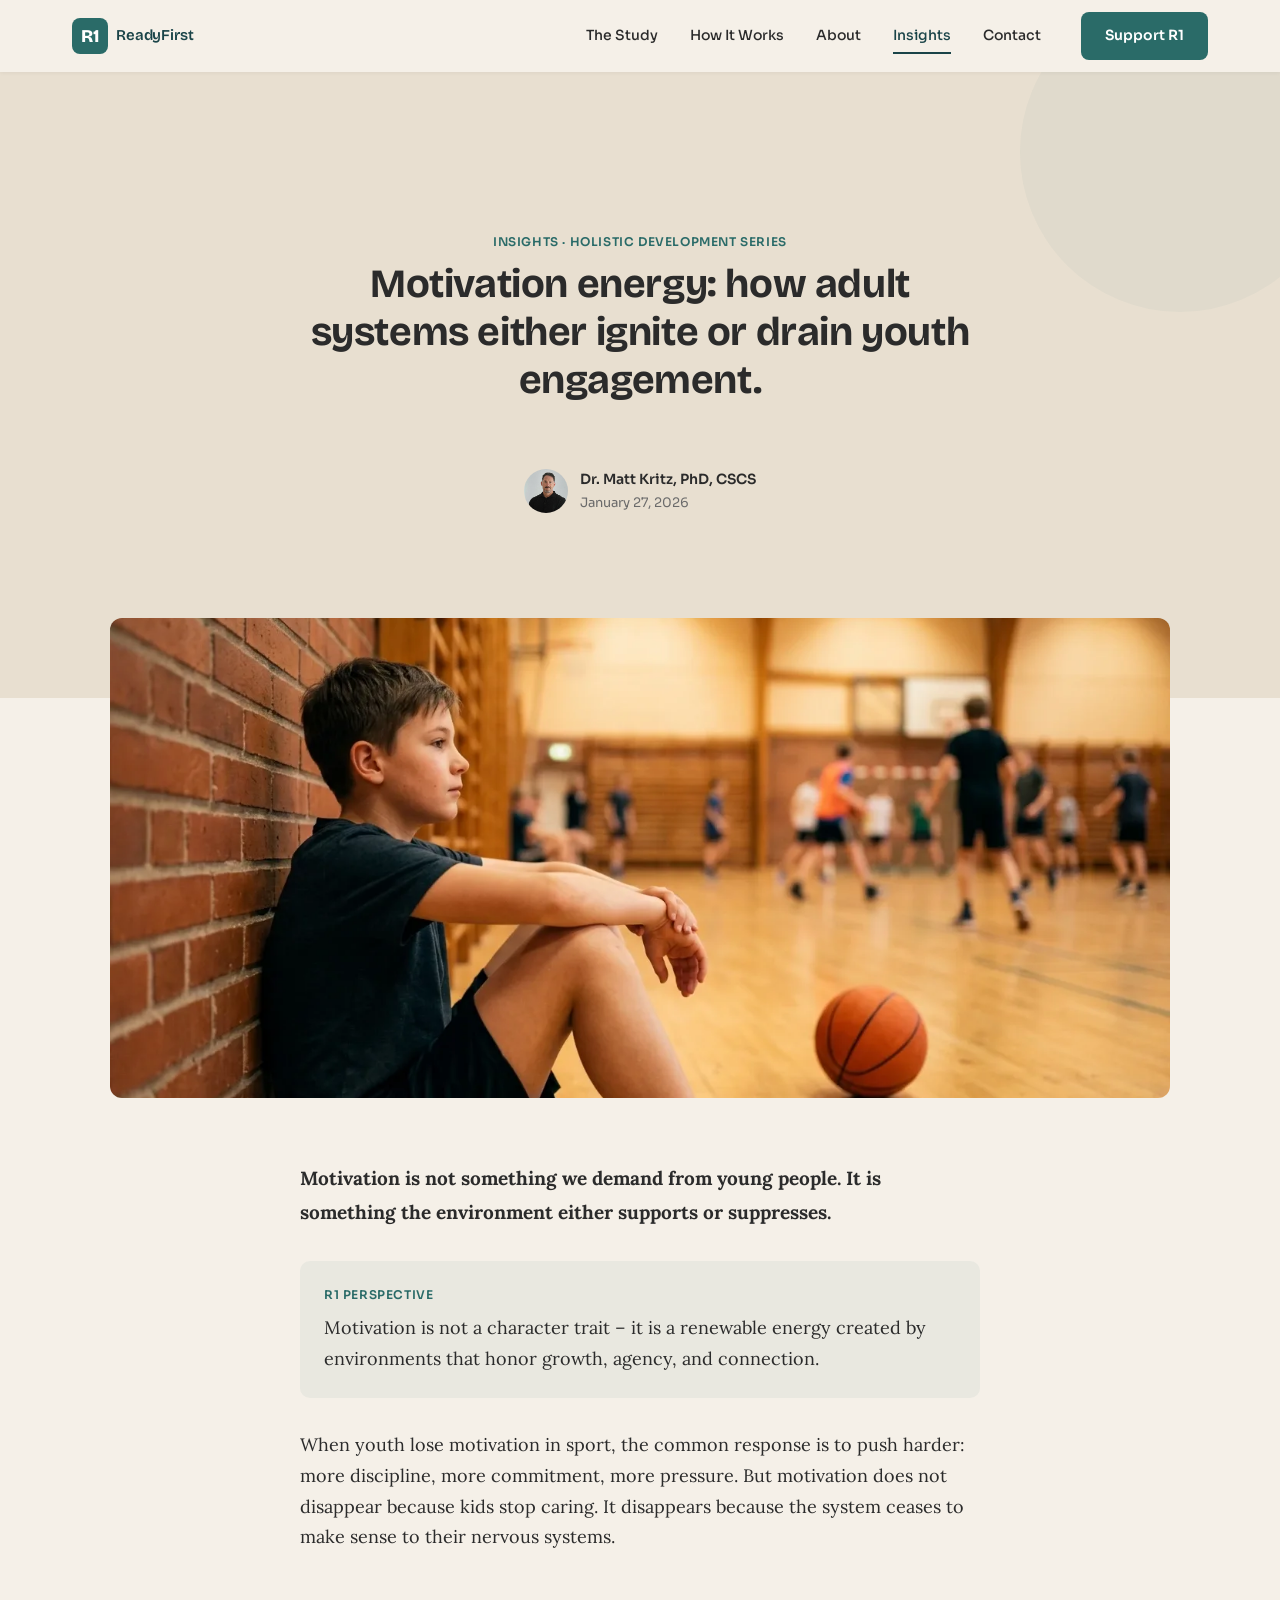
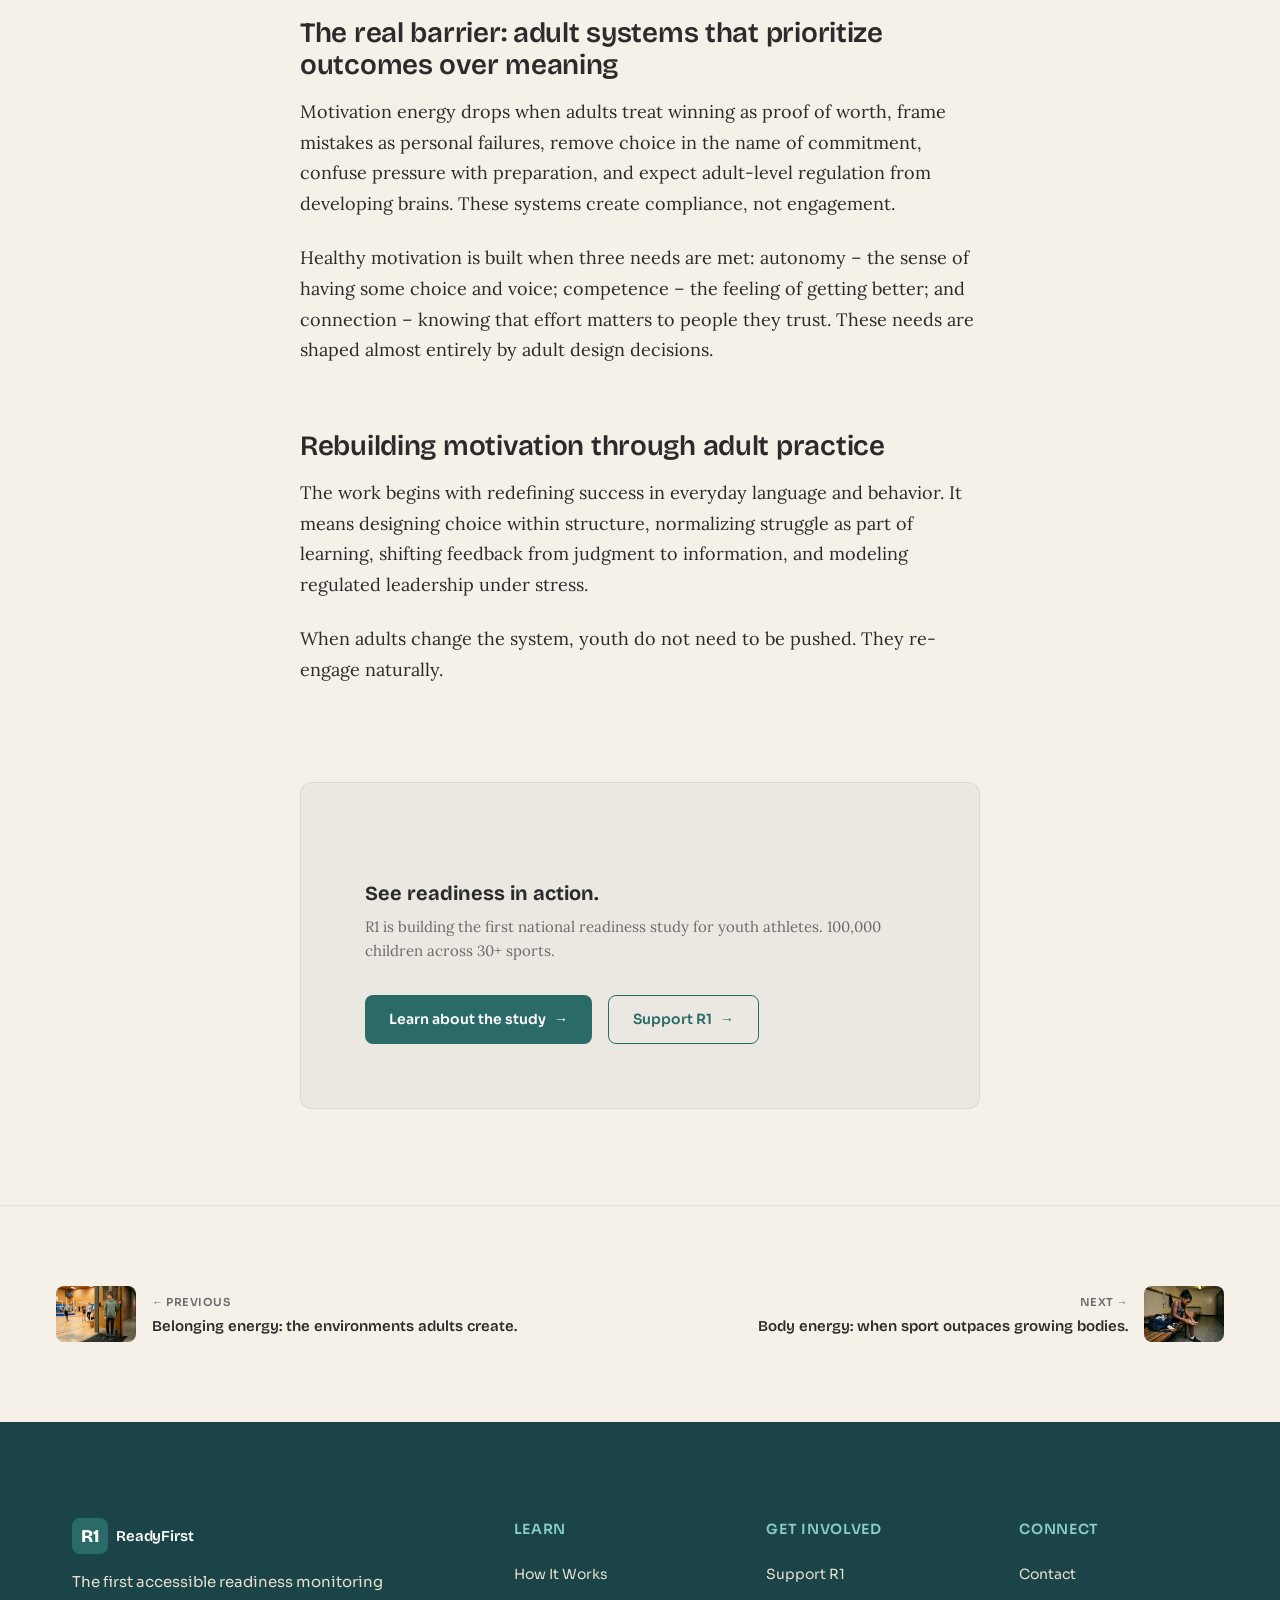
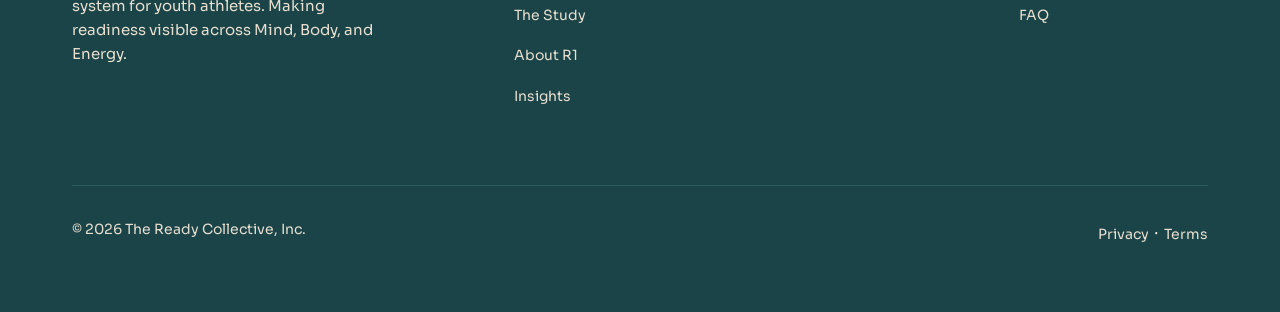
<file: blog/motivation-energy.html>
<!DOCTYPE html>
<html lang="en">
<head>
<meta charset="UTF-8">
<meta name="viewport" content="width=device-width, initial-scale=1.0">
<title>Motivation Energy: How Adult Systems Ignite or Drain Youth Engagement – R1 ReadyFirst</title>
<meta name="description" content="Motivation is not something we demand from young people. It is something the environment either supports or suppresses.">
<meta property="og:title" content="Motivation Energy – R1 ReadyFirst">
<meta property="og:description" content="Motivation is not something we demand from young people. It is something the environment either supports or suppresses.">
<meta property="og:image" content="https://www.readyfirst.com/img/og-card.png">
<meta property="og:type" content="article">
<link rel="preconnect" href="https://fonts.googleapis.com">
<link rel="preconnect" href="https://fonts.gstatic.com" crossorigin>
<link href="https://fonts.googleapis.com/css2?family=Bricolage+Grotesque:wght@600;700;800&family=Lora:ital,wght@0,400;0,700;1,400&family=Libre+Baskerville:ital,wght@0,400;0,700;1,400&family=Sora:wght@400;500;600&display=swap" rel="stylesheet">
<link rel="stylesheet" href="../css/shared.css">
<link rel="stylesheet" href="../css/post.css">
<link rel="icon" href="data:image/svg+xml,%3Csvg xmlns=%27http://www.w3.org/2000/svg%27 viewBox=%270 0 36 36%27%3E%3Crect width=%2736%27 height=%2736%27 rx=%278%27 fill=%27%232D6A4F%27/%3E%3Ctext x=%2718%27 y=%2725%27 font-family=%27sans-serif%27 font-weight=%27800%27 font-size=%2718%27 fill=%27white%27 text-anchor=%27middle%27%3ER1%3C/text%3E%3C/svg%3E">
</head>
<body>
<a href="#main" class="skip-to-content">Skip to content</a>
<nav class="site-nav" role="navigation" aria-label="Main navigation">
  <div class="container">
    <a href="../index.html" class="nav-logo"><span class="logo-mark">R1</span>ReadyFirst</a>
    <ul class="nav-links" id="navLinks">
      <li><a href="../study.html">The Study</a></li>
      <li><a href="../how-it-works.html">How It Works</a></li>
      <li><a href="../about.html">About</a></li>
      <li><a href="../blog.html" class="nav-active">Insights</a></li>
      <li><a href="../contact.html">Contact</a></li>
      <li><a href="../support.html" class="btn btn--primary">Support R1</a></li>
    </ul>
    <button class="nav-toggle" aria-label="Toggle menu" onclick="document.getElementById('navLinks').classList.toggle('open')"><svg viewBox="0 0 24 24" fill="none" stroke="currentColor" stroke-width="2" stroke-linecap="round"><line x1="3" y1="6" x2="21" y2="6"/><line x1="3" y1="12" x2="21" y2="12"/><line x1="3" y1="18" x2="21" y2="18"/></svg></button>
  </div>
</nav>

<section id="main" class="post-hero">
  <div class="post-hero__inner">
    <span class="section-eyebrow">Insights &middot; Holistic Development Series</span>
    <h1>Motivation energy: how adult systems either ignite or drain youth engagement.</h1>
    <div class="post-hero__author">
      <div class="post-hero__avatar"><img src="../img/matt-kritz-portrait.webp" alt="Dr. Matt Kritz"></div>
      <div class="post-hero__byline">
        <div class="post-hero__name">Dr. Matt Kritz, PhD, CSCS</div>
        <div class="post-hero__date">January 27, 2026</div>
      </div>
    </div>
  </div>
</section>

<div class="post-cover">
  <div class="post-cover__inner">
    <img src="../img/boy-wall-basketball-away.webp" alt="A boy sits against a gym wall, basketball rolled away, while others play" class="post-cover__img" loading="lazy">
  </div>
</div>

<article class="post-content">
  <div class="post-content__inner">
    <p class="post-content__lead">Motivation is not something we demand from young people. It is something the environment either supports or suppresses.</p>
<div class="post-ready-lens">
      <span class="post-ready-lens__label">R1 perspective</span>
      <p>Motivation is not a character trait &ndash; it is a renewable energy created by environments that honor growth, agency, and connection.</p>
    </div>



    <p>When youth lose motivation in sport, the common response is to push harder: more discipline, more commitment, more pressure. But motivation does not disappear because kids stop caring. It disappears because the system ceases to make sense to their nervous systems.</p>

    <h2>The real barrier: adult systems that prioritize outcomes over meaning</h2>

    <p>Motivation energy drops when adults treat winning as proof of worth, frame mistakes as personal failures, remove choice in the name of commitment, confuse pressure with preparation, and expect adult-level regulation from developing brains. These systems create compliance, not engagement.</p>

    <p>Healthy motivation is built when three needs are met: autonomy &ndash; the sense of having some choice and voice; competence &ndash; the feeling of getting better; and connection &ndash; knowing that effort matters to people they trust. These needs are shaped almost entirely by adult design decisions.</p>

    <h2>Rebuilding motivation through adult practice</h2>

    <p>The work begins with redefining success in everyday language and behavior. It means designing choice within structure, normalizing struggle as part of learning, shifting feedback from judgment to information, and modeling regulated leadership under stress.</p>

    <p>When adults change the system, youth do not need to be pushed. They re-engage naturally.</p>

    <div class="post-inline-cta">
      <h3>See readiness in action.</h3>
      <p>R1 is building the first national readiness study for youth athletes. 100,000 children across 30+ sports.</p>
      <div class="post-inline-cta__buttons">
        <a href="../study.html" class="btn btn--primary">Learn about the study <span class="arrow">&rarr;</span></a>
        <a href="../support.html" class="btn btn--secondary">Support R1 <span class="arrow">&rarr;</span></a>
      </div>
    </div>
  </div>
</article>

<!-- ARTICLE NAV -->
<section class="post-nav">
  <div class="post-nav__inner">
    <a href="belonging-energy.html" class="post-nav__link post-nav__link--prev">
      <div class="post-nav__thumb"><img src="../img/boy-gym-doorway-belonging.webp" alt=""></div>
      <div class="post-nav__text">
        <span class="post-nav__dir">&larr; Previous</span>
        <span class="post-nav__title">Belonging energy: the environments adults create.</span>
      </div>
    </a>
    <a href="body-energy.html" class="post-nav__link post-nav__link--next">
      <div class="post-nav__thumb"><img src="../img/girl-changing-room-foot.webp" alt=""></div>
      <div class="post-nav__text">
        <span class="post-nav__dir">Next &rarr;</span>
        <span class="post-nav__title">Body energy: when sport outpaces growing bodies.</span>
      </div>
    </a>
  </div>
</section>



<footer class="site-footer" role="contentinfo">
  <div class="container">
    <div class="footer-grid">
      <div class="footer-brand"><a href="../index.html" class="nav-logo"><span class="logo-mark">R1</span>ReadyFirst</a><p>The first accessible readiness monitoring system for youth athletes. Making readiness visible across Mind, Body, and Energy.</p></div>
      <div class="footer-col"><h4>Learn</h4><ul><li><a href="../how-it-works.html">How It Works</a></li><li><a href="../study.html">The Study</a></li><li><a href="../about.html">About R1</a></li><li><a href="../blog.html">Insights</a></li></ul></div>
      <div class="footer-col"><h4>Get Involved</h4><ul><li><a href="../support.html">Support R1</a></li></ul></div>
      <div class="footer-col"><h4>Connect</h4><ul><li><a href="../contact.html">Contact</a></li><li><a href="../faq.html">FAQ</a></li></ul></div>
    </div>
    <div class="footer-bottom"><p>&copy; 2026 The Ready Collective, Inc.</p><div><a href="#">Privacy</a> &middot; <a href="#">Terms</a></div></div>
  </div>
</footer>

<script>
const observer=new IntersectionObserver(e=>{e.forEach(e=>{e.isIntersecting&&e.target.classList.add("visible")})},{threshold:.1,rootMargin:"0px 0px -40px 0px"});
document.querySelectorAll(".fade-in").forEach(el=>observer.observe(el));
document.querySelectorAll(".nav-links a:not(.nav-dropdown__trigger)").forEach(a=>{a.addEventListener("click",()=>{document.getElementById("navLinks").classList.remove("open")})});
document.querySelectorAll(".nav-dropdown__trigger").forEach(btn=>{btn.addEventListener("click",()=>{btn.closest(".nav-dropdown").classList.toggle("open")})});
</script>
</body>
</html>
</file>
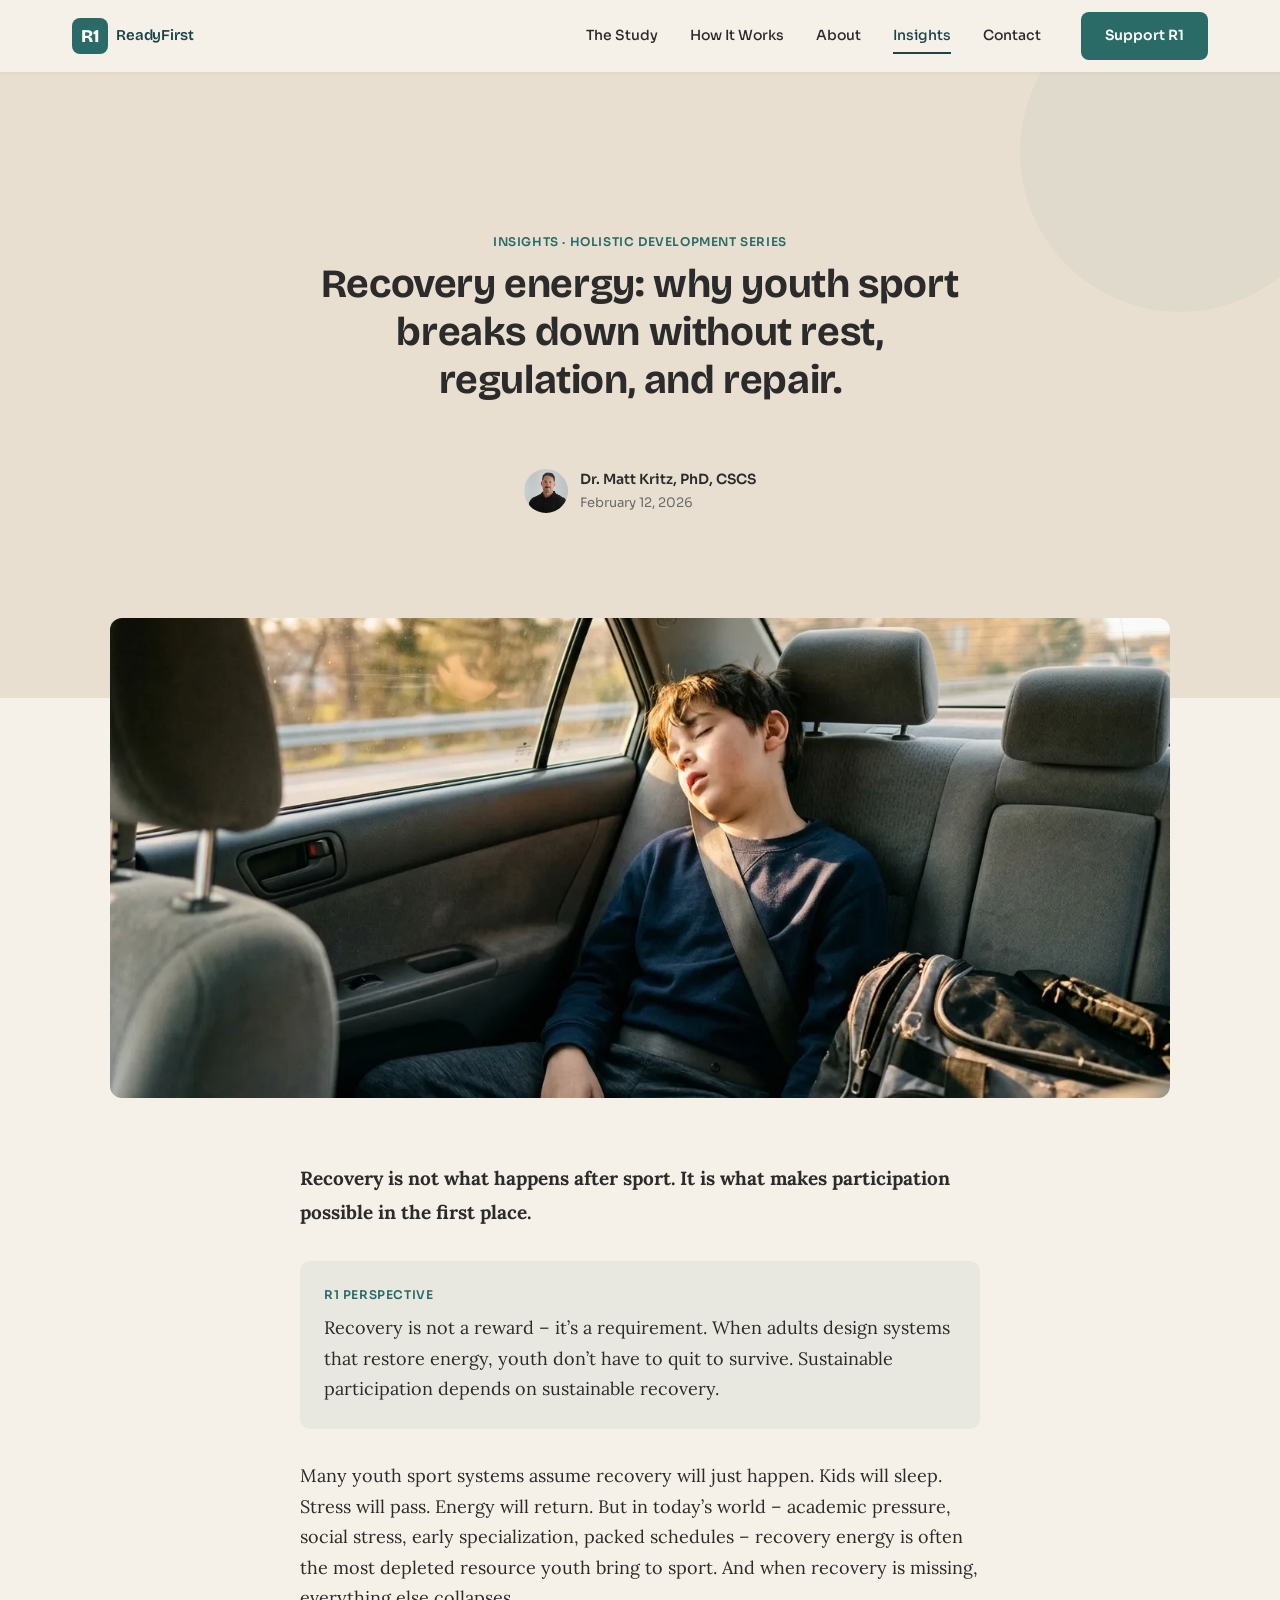
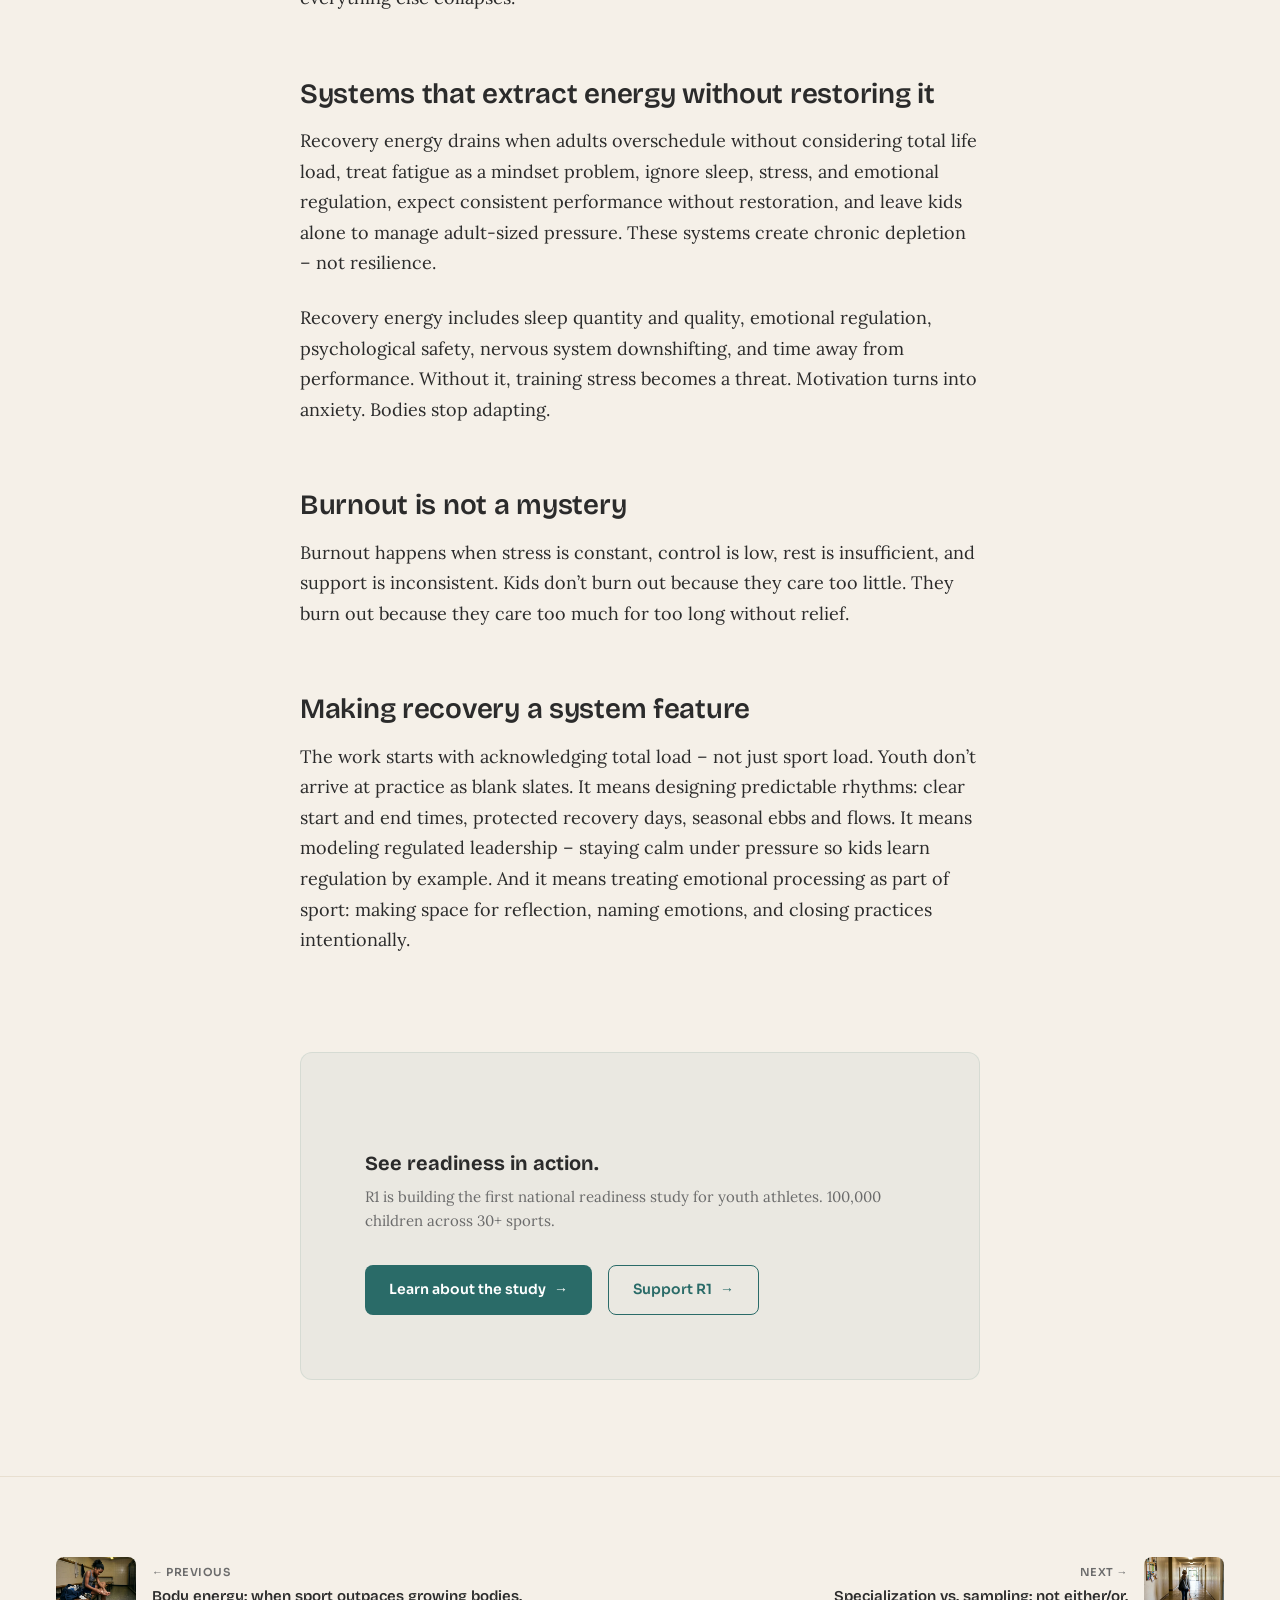
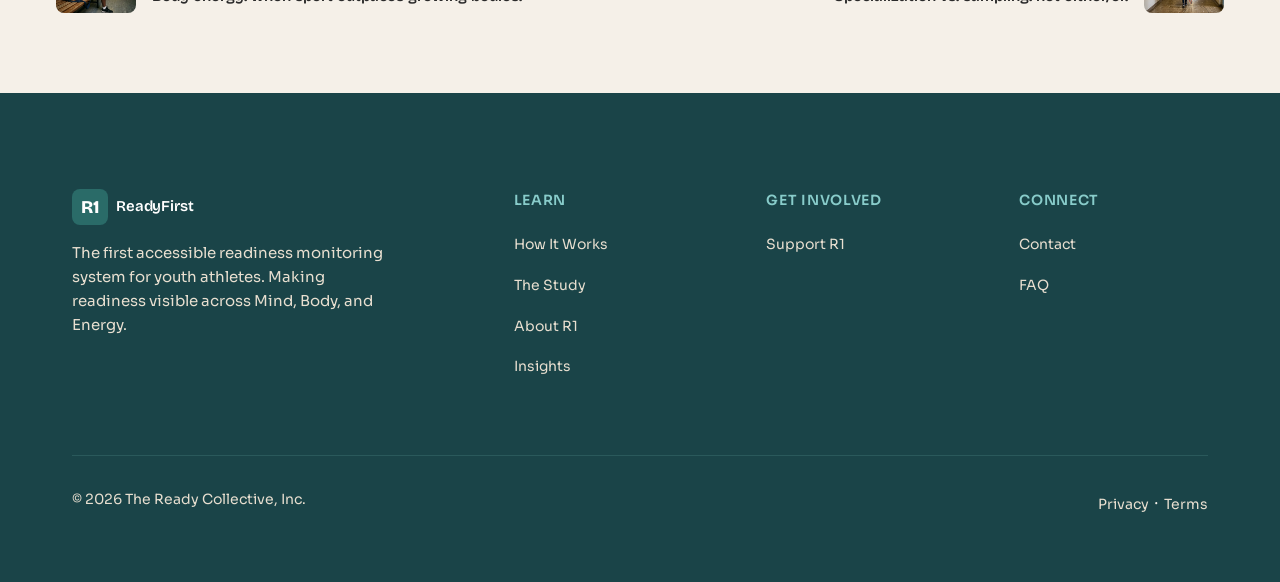
<file: blog/recovery-energy.html>
<!DOCTYPE html>
<html lang="en">
<head>
<meta charset="UTF-8">
<meta name="viewport" content="width=device-width, initial-scale=1.0">
<title>Recovery Energy: Why Youth Sport Breaks Down Without Rest – R1 ReadyFirst</title>
<meta name="description" content="Recovery isn't optional. It's what makes participation possible. When youth sport systems extract energy without restoring it, burnout is predictable.">
<meta property="og:title" content="Recovery Energy – R1 ReadyFirst">
<meta property="og:description" content="Recovery isn't optional. It's what makes participation possible.">
<meta property="og:image" content="https://www.readyfirst.com/img/og-card.png">
<meta property="og:type" content="article">
<link rel="preconnect" href="https://fonts.googleapis.com">
<link rel="preconnect" href="https://fonts.gstatic.com" crossorigin>
<link href="https://fonts.googleapis.com/css2?family=Bricolage+Grotesque:wght@600;700;800&family=Lora:ital,wght@0,400;0,700;1,400&family=Libre+Baskerville:ital,wght@0,400;0,700;1,400&family=Sora:wght@400;500;600&display=swap" rel="stylesheet">
<link rel="stylesheet" href="../css/shared.css">
<link rel="stylesheet" href="../css/post.css">
<link rel="icon" href="data:image/svg+xml,%3Csvg xmlns=%27http://www.w3.org/2000/svg%27 viewBox=%270 0 36 36%27%3E%3Crect width=%2736%27 height=%2736%27 rx=%278%27 fill=%27%232D6A4F%27/%3E%3Ctext x=%2718%27 y=%2725%27 font-family=%27sans-serif%27 font-weight=%27800%27 font-size=%2718%27 fill=%27white%27 text-anchor=%27middle%27%3ER1%3C/text%3E%3C/svg%3E">
</head>
<body>
<a href="#main" class="skip-to-content">Skip to content</a>
<nav class="site-nav" role="navigation" aria-label="Main navigation">
  <div class="container">
    <a href="../index.html" class="nav-logo"><span class="logo-mark">R1</span>ReadyFirst</a>
    <ul class="nav-links" id="navLinks">
      <li><a href="../study.html">The Study</a></li>
      <li><a href="../how-it-works.html">How It Works</a></li>
      <li><a href="../about.html">About</a></li>
      <li><a href="../blog.html" class="nav-active">Insights</a></li>
      <li><a href="../contact.html">Contact</a></li>
      <li><a href="../support.html" class="btn btn--primary">Support R1</a></li>
    </ul>
    <button class="nav-toggle" aria-label="Toggle menu" onclick="document.getElementById('navLinks').classList.toggle('open')"><svg viewBox="0 0 24 24" fill="none" stroke="currentColor" stroke-width="2" stroke-linecap="round"><line x1="3" y1="6" x2="21" y2="6"/><line x1="3" y1="12" x2="21" y2="12"/><line x1="3" y1="18" x2="21" y2="18"/></svg></button>
  </div>
</nav>

<section id="main" class="post-hero">
  <div class="post-hero__inner">
    <span class="section-eyebrow">Insights &middot; Holistic Development Series</span>
    <h1>Recovery energy: why youth sport breaks down without rest, regulation, and repair.</h1>
    <div class="post-hero__author">
      <div class="post-hero__avatar"><img src="../img/matt-kritz-portrait.webp" alt="Dr. Matt Kritz"></div>
      <div class="post-hero__byline">
        <div class="post-hero__name">Dr. Matt Kritz, PhD, CSCS</div>
        <div class="post-hero__date">February 12, 2026</div>
      </div>
    </div>
  </div>
</section>

<div class="post-cover">
  <div class="post-cover__inner">
    <img src="../img/boy-asleep-backseat.webp" alt="A boy asleep in the back seat of a car after training" class="post-cover__img" loading="lazy">
  </div>
</div>

<article class="post-content">
  <div class="post-content__inner">
    <p class="post-content__lead">Recovery is not what happens after sport. It is what makes participation possible in the first place.</p>
<div class="post-ready-lens">
      <span class="post-ready-lens__label">R1 perspective</span>
      <p>Recovery is not a reward &ndash; it&rsquo;s a requirement. When adults design systems that restore energy, youth don&rsquo;t have to quit to survive. Sustainable participation depends on sustainable recovery.</p>
    </div>



    <p>Many youth sport systems assume recovery will just happen. Kids will sleep. Stress will pass. Energy will return. But in today&rsquo;s world &ndash; academic pressure, social stress, early specialization, packed schedules &ndash; recovery energy is often the most depleted resource youth bring to sport. And when recovery is missing, everything else collapses.</p>

    <h2>Systems that extract energy without restoring it</h2>

    <p>Recovery energy drains when adults overschedule without considering total life load, treat fatigue as a mindset problem, ignore sleep, stress, and emotional regulation, expect consistent performance without restoration, and leave kids alone to manage adult-sized pressure. These systems create chronic depletion &ndash; not resilience.</p>

    <p>Recovery energy includes sleep quantity and quality, emotional regulation, psychological safety, nervous system downshifting, and time away from performance. Without it, training stress becomes a threat. Motivation turns into anxiety. Bodies stop adapting.</p>

    <h2>Burnout is not a mystery</h2>

    <p>Burnout happens when stress is constant, control is low, rest is insufficient, and support is inconsistent. Kids don&rsquo;t burn out because they care too little. They burn out because they care too much for too long without relief.</p>

    <h2>Making recovery a system feature</h2>

    <p>The work starts with acknowledging total load &ndash; not just sport load. Youth don&rsquo;t arrive at practice as blank slates. It means designing predictable rhythms: clear start and end times, protected recovery days, seasonal ebbs and flows. It means modeling regulated leadership &ndash; staying calm under pressure so kids learn regulation by example. And it means treating emotional processing as part of sport: making space for reflection, naming emotions, and closing practices intentionally.</p>

    <div class="post-inline-cta">
      <h3>See readiness in action.</h3>
      <p>R1 is building the first national readiness study for youth athletes. 100,000 children across 30+ sports.</p>
      <div class="post-inline-cta__buttons">
        <a href="../study.html" class="btn btn--primary">Learn about the study <span class="arrow">&rarr;</span></a>
        <a href="../support.html" class="btn btn--secondary">Support R1 <span class="arrow">&rarr;</span></a>
      </div>
    </div>
  </div>
</article>

<!-- ARTICLE NAV -->
<section class="post-nav">
  <div class="post-nav__inner">
    <a href="body-energy.html" class="post-nav__link post-nav__link--prev">
      <div class="post-nav__thumb"><img src="../img/girl-changing-room-foot.webp" alt=""></div>
      <div class="post-nav__text">
        <span class="post-nav__dir">&larr; Previous</span>
        <span class="post-nav__title">Body energy: when sport outpaces growing bodies.</span>
      </div>
    </a>
    <a href="sport-specialization-vs-sampling.html" class="post-nav__link post-nav__link--next">
      <div class="post-nav__thumb"><img src="../img/girl-corridor-between-sports.webp" alt=""></div>
      <div class="post-nav__text">
        <span class="post-nav__dir">Next &rarr;</span>
        <span class="post-nav__title">Specialization vs. sampling: not either/or.</span>
      </div>
    </a>
  </div>
</section>


<footer class="site-footer" role="contentinfo"><div class="container"><div class="footer-grid"><div class="footer-brand"><a href="../index.html" class="nav-logo"><span class="logo-mark">R1</span>ReadyFirst</a><p>The first accessible readiness monitoring system for youth athletes. Making readiness visible across Mind, Body, and Energy.</p></div><div class="footer-col"><h4>Learn</h4><ul><li><a href="../how-it-works.html">How It Works</a></li><li><a href="../study.html">The Study</a></li><li><a href="../about.html">About R1</a></li><li><a href="../blog.html">Insights</a></li></ul></div><div class="footer-col"><h4>Get Involved</h4><ul><li><a href="../support.html">Support R1</a></li></ul></div><div class="footer-col"><h4>Connect</h4><ul><li><a href="../contact.html">Contact</a></li><li><a href="../faq.html">FAQ</a></li></ul></div></div><div class="footer-bottom"><p>&copy; 2026 The Ready Collective, Inc.</p><div><a href="#">Privacy</a> &middot; <a href="#">Terms</a></div></div></div></footer>
<script>
const observer=new IntersectionObserver(e=>{e.forEach(e=>{e.isIntersecting&&e.target.classList.add("visible")})},{threshold:.1,rootMargin:"0px 0px -40px 0px"});
document.querySelectorAll(".fade-in").forEach(el=>observer.observe(el));
document.querySelectorAll(".nav-links a:not(.nav-dropdown__trigger)").forEach(a=>{a.addEventListener("click",()=>{document.getElementById("navLinks").classList.remove("open")})});
document.querySelectorAll(".nav-dropdown__trigger").forEach(btn=>{btn.addEventListener("click",()=>{btn.closest(".nav-dropdown").classList.toggle("open")})});
</script>
</body>
</html>
</file>
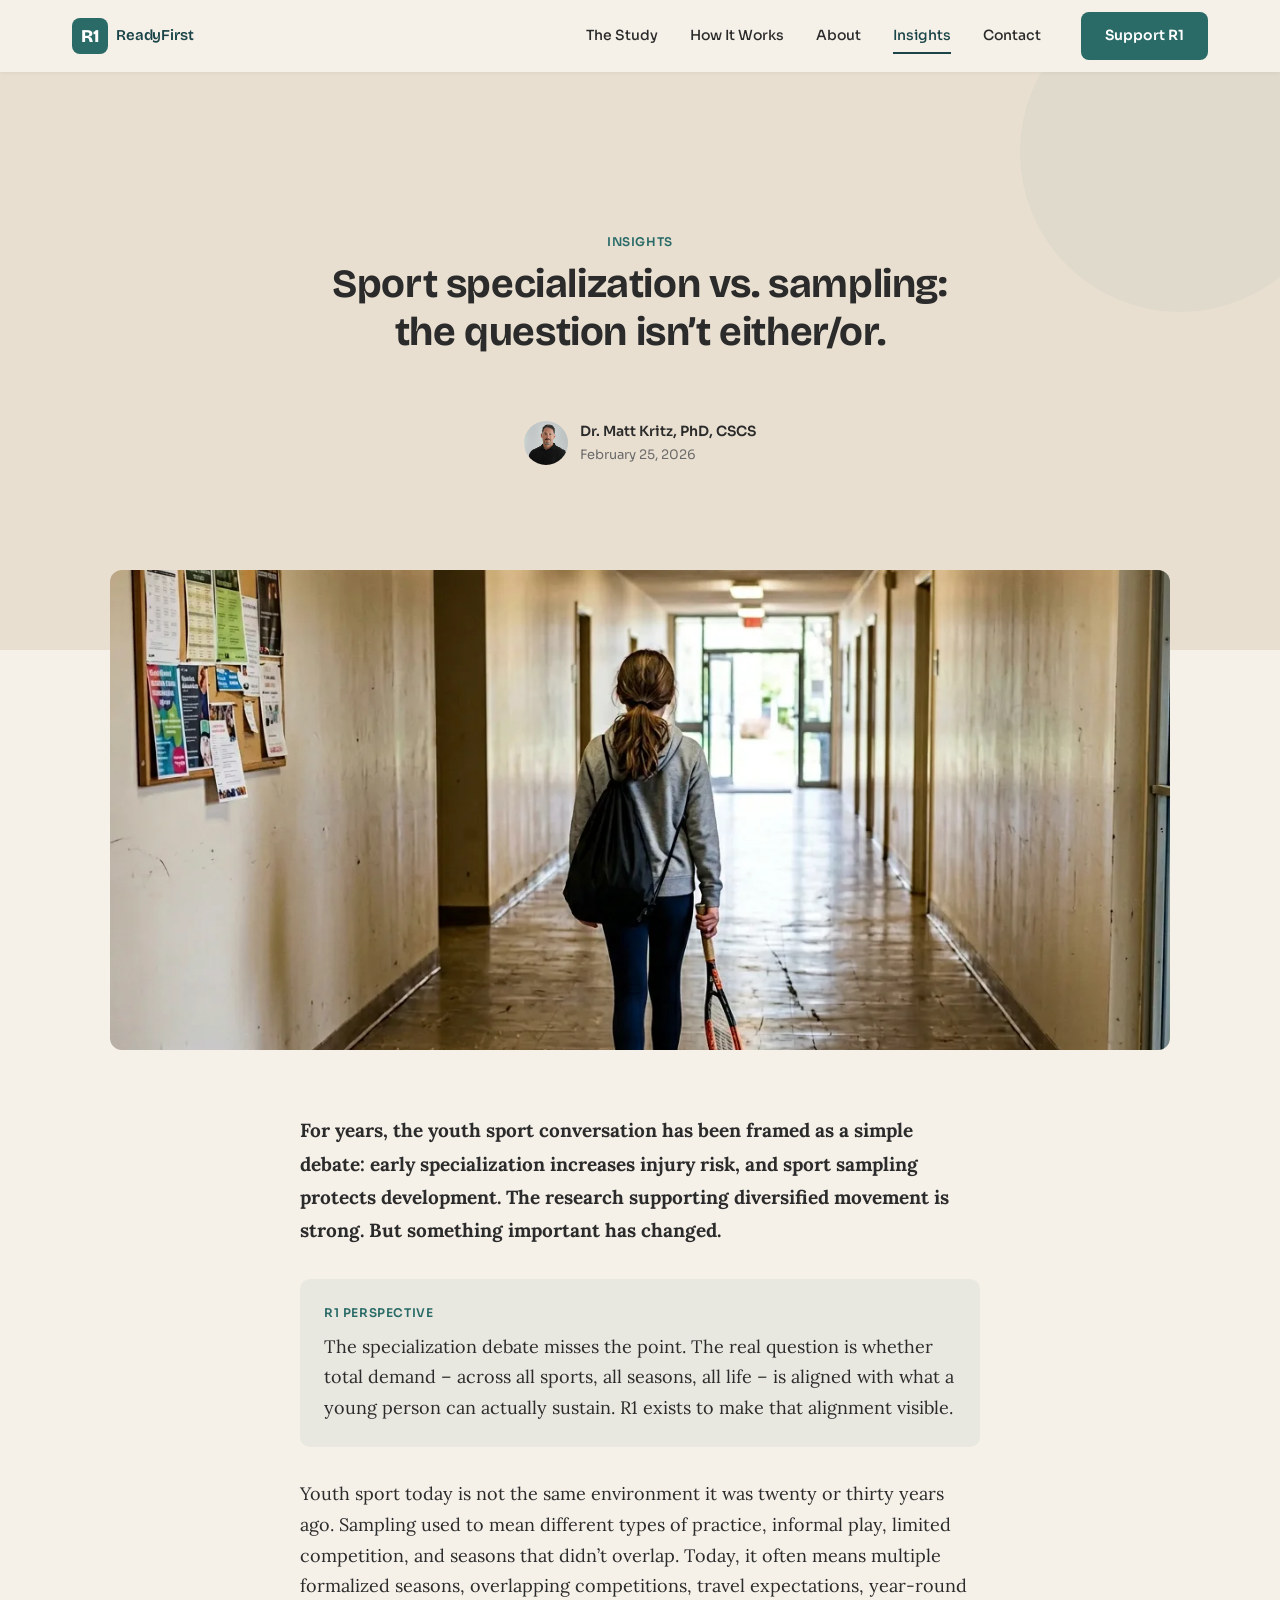
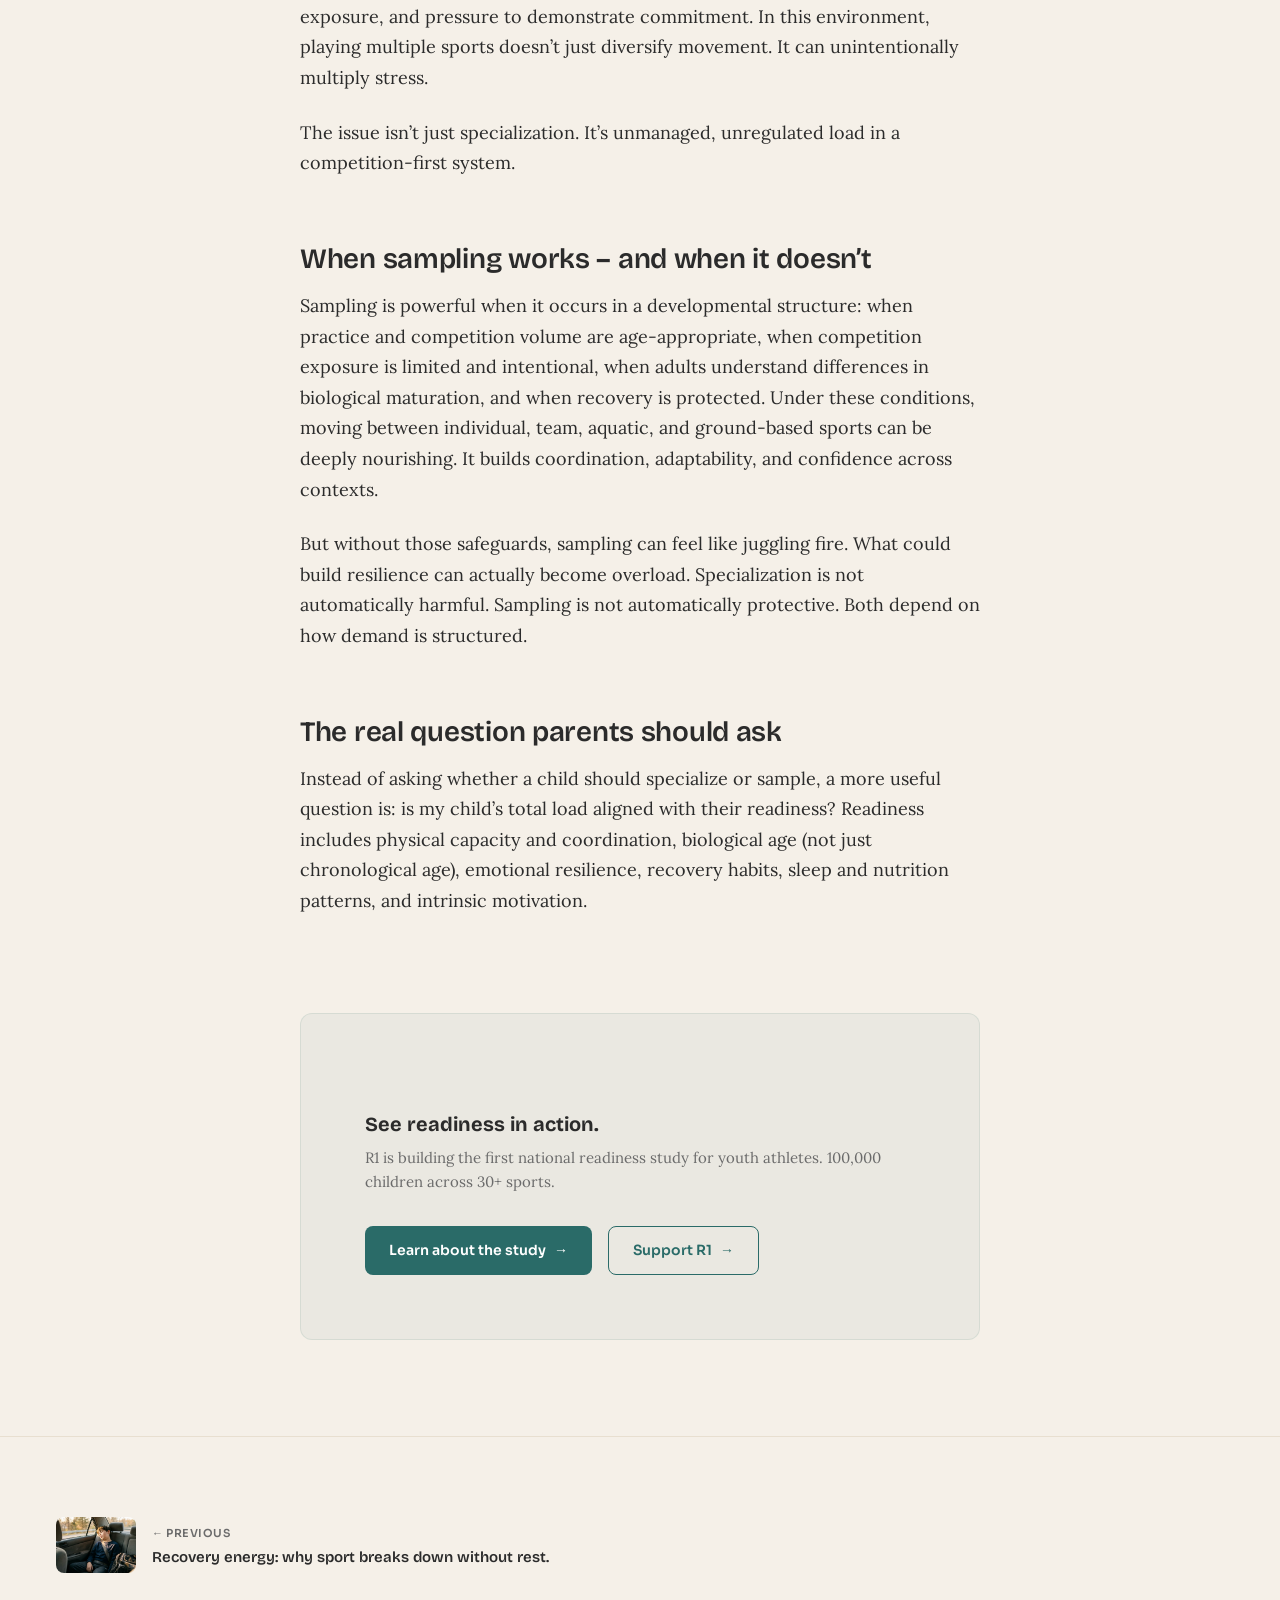
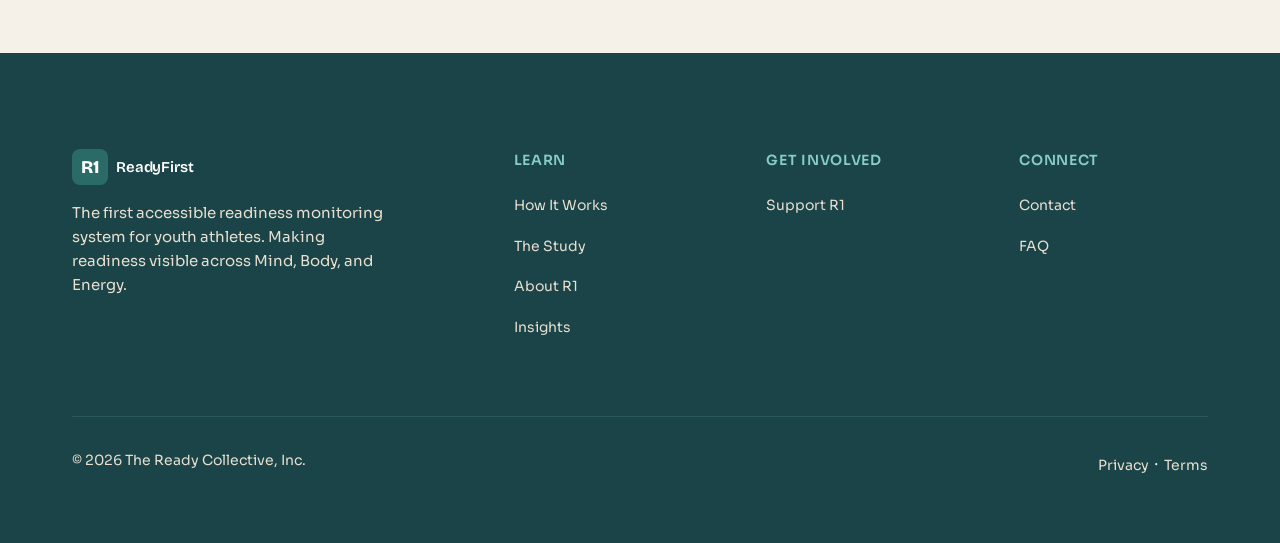
<file: blog/sport-specialization-vs-sampling.html>
<!DOCTYPE html>
<html lang="en">
<head>
<meta charset="UTF-8">
<meta name="viewport" content="width=device-width, initial-scale=1.0">
<title>Sport Specialization vs. Sampling: The Question Isn't Either/Or – R1 ReadyFirst</title>
<meta name="description" content="Should kids specialize in one sport or play many? The answer depends on how demand is structured, not which label you choose.">
<meta property="og:title" content="Sport Specialization vs. Sampling – R1 ReadyFirst">
<meta property="og:description" content="Should kids specialize or sample? The answer depends on how demand is structured.">
<meta property="og:image" content="https://www.readyfirst.com/img/og-card.png">
<meta property="og:type" content="article">
<link rel="preconnect" href="https://fonts.googleapis.com">
<link rel="preconnect" href="https://fonts.gstatic.com" crossorigin>
<link href="https://fonts.googleapis.com/css2?family=Bricolage+Grotesque:wght@600;700;800&family=Lora:ital,wght@0,400;0,700;1,400&family=Libre+Baskerville:ital,wght@0,400;0,700;1,400&family=Sora:wght@400;500;600&display=swap" rel="stylesheet">
<link rel="stylesheet" href="../css/shared.css">
<link rel="stylesheet" href="../css/post.css">
<link rel="icon" href="data:image/svg+xml,%3Csvg xmlns=%27http://www.w3.org/2000/svg%27 viewBox=%270 0 36 36%27%3E%3Crect width=%2736%27 height=%2736%27 rx=%278%27 fill=%27%232D6A4F%27/%3E%3Ctext x=%2718%27 y=%2725%27 font-family=%27sans-serif%27 font-weight=%27800%27 font-size=%2718%27 fill=%27white%27 text-anchor=%27middle%27%3ER1%3C/text%3E%3C/svg%3E">
</head>
<body>
<a href="#main" class="skip-to-content">Skip to content</a>
<nav class="site-nav" role="navigation" aria-label="Main navigation">
  <div class="container">
    <a href="../index.html" class="nav-logo"><span class="logo-mark">R1</span>ReadyFirst</a>
    <ul class="nav-links" id="navLinks">
      <li><a href="../study.html">The Study</a></li>
      <li><a href="../how-it-works.html">How It Works</a></li>
      <li><a href="../about.html">About</a></li>
      <li><a href="../blog.html" class="nav-active">Insights</a></li>
      <li><a href="../contact.html">Contact</a></li>
      <li><a href="../support.html" class="btn btn--primary">Support R1</a></li>
    </ul>
    <button class="nav-toggle" aria-label="Toggle menu" onclick="document.getElementById('navLinks').classList.toggle('open')"><svg viewBox="0 0 24 24" fill="none" stroke="currentColor" stroke-width="2" stroke-linecap="round"><line x1="3" y1="6" x2="21" y2="6"/><line x1="3" y1="12" x2="21" y2="12"/><line x1="3" y1="18" x2="21" y2="18"/></svg></button>
  </div>
</nav>

<section id="main" class="post-hero">
  <div class="post-hero__inner">
    <span class="section-eyebrow">Insights</span>
    <h1>Sport specialization vs. sampling: the question isn&rsquo;t either/or.</h1>
    <div class="post-hero__author">
      <div class="post-hero__avatar"><img src="../img/matt-kritz-portrait.webp" alt="Dr. Matt Kritz"></div>
      <div class="post-hero__byline">
        <div class="post-hero__name">Dr. Matt Kritz, PhD, CSCS</div>
        <div class="post-hero__date">February 25, 2026</div>
      </div>
    </div>
  </div>
</section>

<div class="post-cover">
  <div class="post-cover__inner">
    <img src="../img/girl-corridor-between-sports.webp" alt="A girl walks down a recreation centre corridor carrying a tennis racquet" class="post-cover__img" loading="lazy">
  </div>
</div>

<article class="post-content">
  <div class="post-content__inner">
    <p class="post-content__lead">For years, the youth sport conversation has been framed as a simple debate: early specialization increases injury risk, and sport sampling protects development. The research supporting diversified movement is strong. But something important has changed.</p>
<div class="post-ready-lens">
      <span class="post-ready-lens__label">R1 perspective</span>
      <p>The specialization debate misses the point. The real question is whether total demand &ndash; across all sports, all seasons, all life &ndash; is aligned with what a young person can actually sustain. R1 exists to make that alignment visible.</p>
    </div>



    <p>Youth sport today is not the same environment it was twenty or thirty years ago. Sampling used to mean different types of practice, informal play, limited competition, and seasons that didn&rsquo;t overlap. Today, it often means multiple formalized seasons, overlapping competitions, travel expectations, year-round exposure, and pressure to demonstrate commitment. In this environment, playing multiple sports doesn&rsquo;t just diversify movement. It can unintentionally multiply stress.</p>

    <p>The issue isn&rsquo;t just specialization. It&rsquo;s unmanaged, unregulated load in a competition-first system.</p>

    <h2>When sampling works &ndash; and when it doesn&rsquo;t</h2>

    <p>Sampling is powerful when it occurs in a developmental structure: when practice and competition volume are age-appropriate, when competition exposure is limited and intentional, when adults understand differences in biological maturation, and when recovery is protected. Under these conditions, moving between individual, team, aquatic, and ground-based sports can be deeply nourishing. It builds coordination, adaptability, and confidence across contexts.</p>

    <p>But without those safeguards, sampling can feel like juggling fire. What could build resilience can actually become overload. Specialization is not automatically harmful. Sampling is not automatically protective. Both depend on how demand is structured.</p>

    <h2>The real question parents should ask</h2>

    <p>Instead of asking whether a child should specialize or sample, a more useful question is: is my child&rsquo;s total load aligned with their readiness? Readiness includes physical capacity and coordination, biological age (not just chronological age), emotional resilience, recovery habits, sleep and nutrition patterns, and intrinsic motivation.</p>

    <div class="post-inline-cta">
      <h3>See readiness in action.</h3>
      <p>R1 is building the first national readiness study for youth athletes. 100,000 children across 30+ sports.</p>
      <div class="post-inline-cta__buttons">
        <a href="../study.html" class="btn btn--primary">Learn about the study <span class="arrow">&rarr;</span></a>
        <a href="../support.html" class="btn btn--secondary">Support R1 <span class="arrow">&rarr;</span></a>
      </div>
    </div>
  </div>
</article>

<!-- ARTICLE NAV -->
<section class="post-nav">
  <div class="post-nav__inner">
    <a href="recovery-energy.html" class="post-nav__link post-nav__link--prev">
      <div class="post-nav__thumb"><img src="../img/boy-asleep-backseat.webp" alt=""></div>
      <div class="post-nav__text">
        <span class="post-nav__dir">&larr; Previous</span>
        <span class="post-nav__title">Recovery energy: why sport breaks down without rest.</span>
      </div>
    </a>
  </div>
</section>


<footer class="site-footer" role="contentinfo"><div class="container"><div class="footer-grid"><div class="footer-brand"><a href="../index.html" class="nav-logo"><span class="logo-mark">R1</span>ReadyFirst</a><p>The first accessible readiness monitoring system for youth athletes. Making readiness visible across Mind, Body, and Energy.</p></div><div class="footer-col"><h4>Learn</h4><ul><li><a href="../how-it-works.html">How It Works</a></li><li><a href="../study.html">The Study</a></li><li><a href="../about.html">About R1</a></li><li><a href="../blog.html">Insights</a></li></ul></div><div class="footer-col"><h4>Get Involved</h4><ul><li><a href="../support.html">Support R1</a></li></ul></div><div class="footer-col"><h4>Connect</h4><ul><li><a href="../contact.html">Contact</a></li><li><a href="../faq.html">FAQ</a></li></ul></div></div><div class="footer-bottom"><p>&copy; 2026 The Ready Collective, Inc.</p><div><a href="#">Privacy</a> &middot; <a href="#">Terms</a></div></div></div></footer>
<script>
const observer=new IntersectionObserver(e=>{e.forEach(e=>{e.isIntersecting&&e.target.classList.add("visible")})},{threshold:.1,rootMargin:"0px 0px -40px 0px"});
document.querySelectorAll(".fade-in").forEach(el=>observer.observe(el));
document.querySelectorAll(".nav-links a:not(.nav-dropdown__trigger)").forEach(a=>{a.addEventListener("click",()=>{document.getElementById("navLinks").classList.remove("open")})});
document.querySelectorAll(".nav-dropdown__trigger").forEach(btn=>{btn.addEventListener("click",()=>{btn.closest(".nav-dropdown").classList.toggle("open")})});
</script>
</body>
</html>
</file>
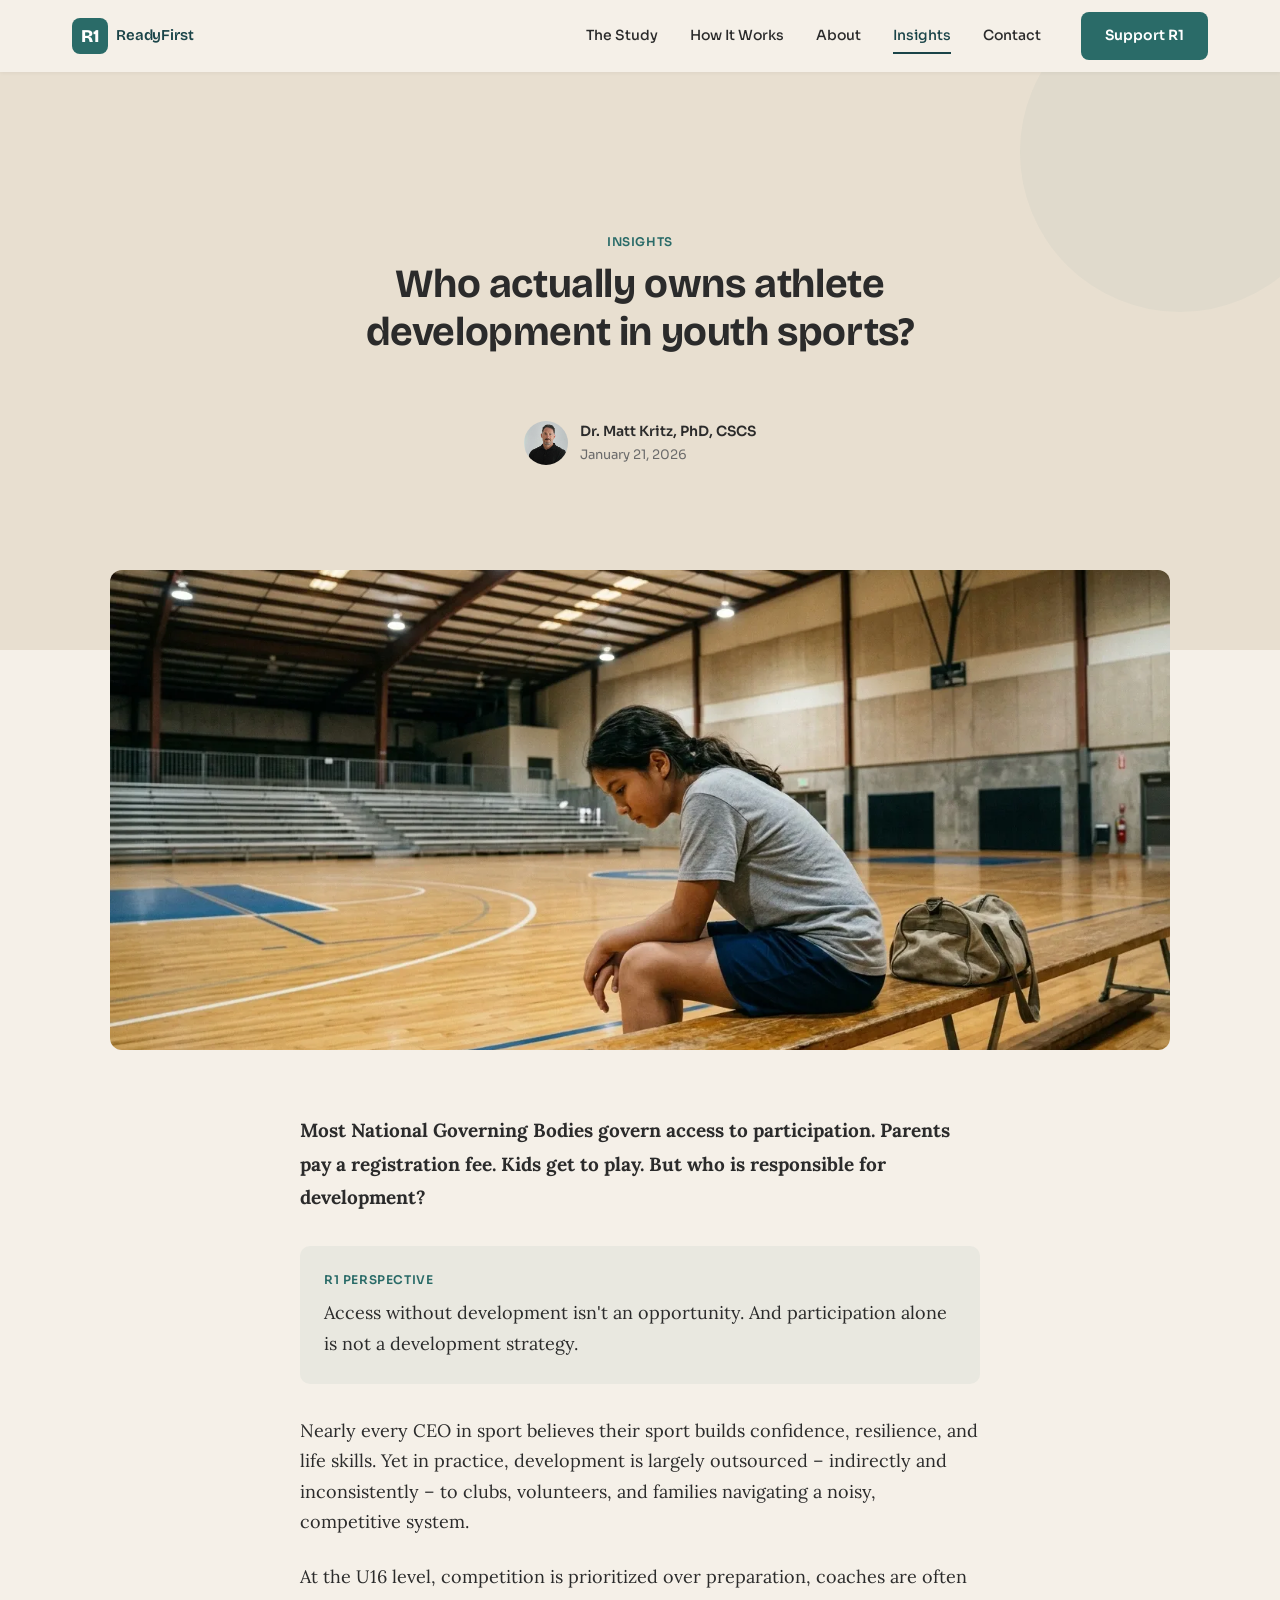
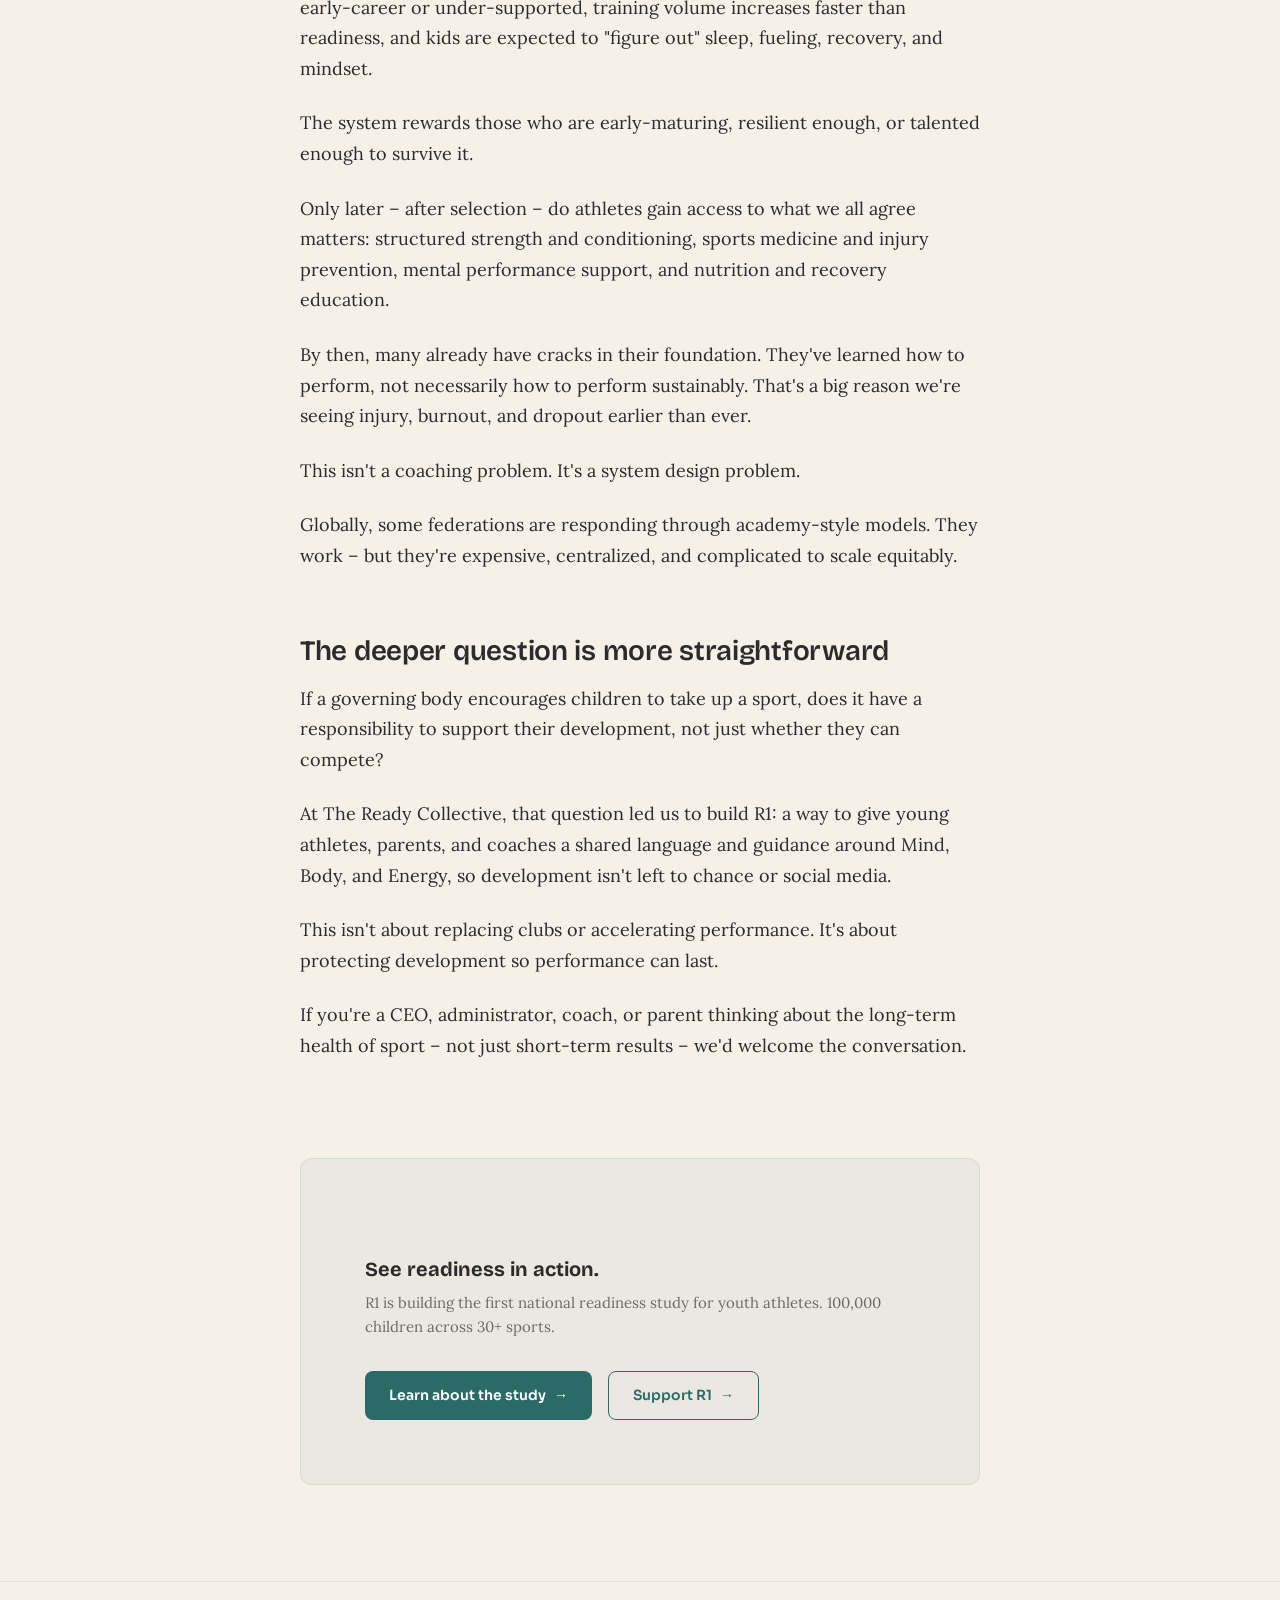
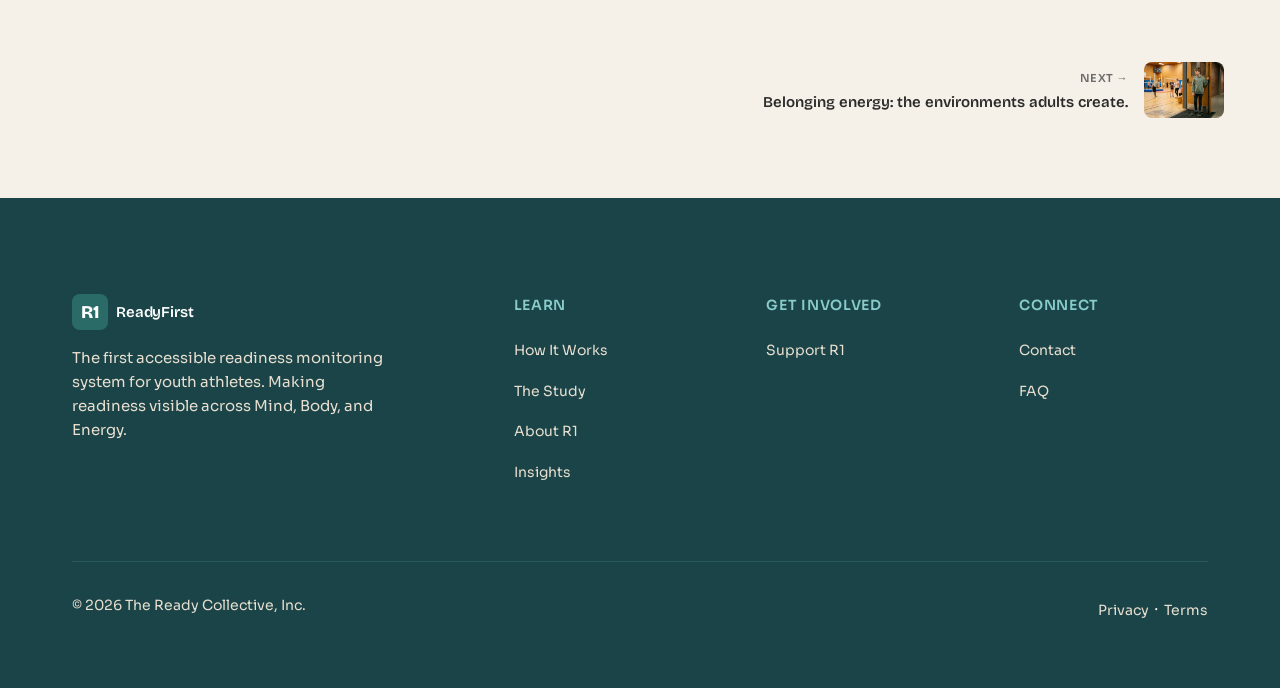
<file: blog/who-owns-athlete-development.html>
<!DOCTYPE html>
<html lang="en">
<head>
<meta charset="UTF-8">
<meta name="viewport" content="width=device-width, initial-scale=1.0">
<title>Who Actually Owns Athlete Development in Youth Sports? – R1 ReadyFirst</title>
<meta name="description" content="Most governing bodies govern access, not development. Access without development isn't an opportunity. And participation alone is not a development strategy.">
<meta property="og:title" content="Who Actually Owns Athlete Development in Youth Sports? – R1 ReadyFirst">
<meta property="og:description" content="Most governing bodies govern access, not development. Access without development isn't an opportunity.">
<meta property="og:image" content="https://www.readyfirst.com/img/og-card.png">
<meta property="og:type" content="article">
<meta property="og:url" content="https://www.readyfirst.com/blog/who-owns-athlete-development.html">
<link rel="preconnect" href="https://fonts.googleapis.com">
<link rel="preconnect" href="https://fonts.gstatic.com" crossorigin>
<link href="https://fonts.googleapis.com/css2?family=Bricolage+Grotesque:wght@600;700;800&family=Lora:ital,wght@0,400;0,700;1,400&family=Libre+Baskerville:ital,wght@0,400;0,700;1,400&family=Sora:wght@400;500;600&display=swap" rel="stylesheet">
<link rel="stylesheet" href="../css/shared.css">
<link rel="stylesheet" href="../css/post.css">
<link rel="icon" href="data:image/svg+xml,%3Csvg xmlns=%27http://www.w3.org/2000/svg%27 viewBox=%270 0 36 36%27%3E%3Crect width=%2736%27 height=%2736%27 rx=%278%27 fill=%27%232D6A4F%27/%3E%3Ctext x=%2718%27 y=%2725%27 font-family=%27sans-serif%27 font-weight=%27800%27 font-size=%2718%27 fill=%27white%27 text-anchor=%27middle%27%3ER1%3C/text%3E%3C/svg%3E">
</head>
<body>
<a href="#main" class="skip-to-content">Skip to content</a>
<nav class="site-nav" role="navigation" aria-label="Main navigation">
  <div class="container">
    <a href="../index.html" class="nav-logo"><span class="logo-mark">R1</span>ReadyFirst</a>
    <ul class="nav-links" id="navLinks">
      <li><a href="../study.html">The Study</a></li>
      <li><a href="../how-it-works.html">How It Works</a></li>
      <li><a href="../about.html">About</a></li>
      <li><a href="../blog.html" class="nav-active">Insights</a></li>
      <li><a href="../contact.html">Contact</a></li>
      <li><a href="../support.html" class="btn btn--primary">Support R1</a></li>
    </ul>
    <button class="nav-toggle" aria-label="Toggle menu" onclick="document.getElementById('navLinks').classList.toggle('open')"><svg viewBox="0 0 24 24" fill="none" stroke="currentColor" stroke-width="2" stroke-linecap="round"><line x1="3" y1="6" x2="21" y2="6"/><line x1="3" y1="12" x2="21" y2="12"/><line x1="3" y1="18" x2="21" y2="18"/></svg></button>
  </div>
</nav>

<section id="main" class="post-hero">
  <div class="post-hero__inner">
    <span class="section-eyebrow">Insights</span>
    <h1>Who actually owns athlete development in youth sports?</h1>
    <div class="post-hero__author">
      <div class="post-hero__avatar"><img src="../img/matt-kritz-portrait.webp" alt="Dr. Matt Kritz"></div>
      <div class="post-hero__byline">
        <div class="post-hero__name">Dr. Matt Kritz, PhD, CSCS</div>
        <div class="post-hero__date">January 21, 2026</div>
      </div>
    </div>
  </div>
</section>

<div class="post-cover">
  <div class="post-cover__inner">
    <img src="../img/girl-bench-empty-gym.webp" alt="A girl sits alone on a bench in an empty gymnasium" class="post-cover__img" loading="lazy">
  </div>
</div>

<article class="post-content">
  <div class="post-content__inner">
    <p class="post-content__lead">Most National Governing Bodies govern access to participation. Parents pay a registration fee. Kids get to play. But who is responsible for development?</p>
<div class="post-ready-lens">
      <span class="post-ready-lens__label">R1 perspective</span>
      <p>Access without development isn't an opportunity. And participation alone is not a development strategy.</p>
    </div>



    <p>Nearly every CEO in sport believes their sport builds confidence, resilience, and life skills. Yet in practice, development is largely outsourced – indirectly and inconsistently – to clubs, volunteers, and families navigating a noisy, competitive system.</p>

    <p>At the U16 level, competition is prioritized over preparation, coaches are often early-career or under-supported, training volume increases faster than readiness, and kids are expected to "figure out" sleep, fueling, recovery, and mindset.</p>

    <p>The system rewards those who are early-maturing, resilient enough, or talented enough to survive it.</p>

    <p>Only later – after selection – do athletes gain access to what we all agree matters: structured strength and conditioning, sports medicine and injury prevention, mental performance support, and nutrition and recovery education.</p>

    <p>By then, many already have cracks in their foundation. They've learned how to perform, not necessarily how to perform sustainably. That's a big reason we're seeing injury, burnout, and dropout earlier than ever.</p>

    <p>This isn't a coaching problem. It's a system design problem.</p>

    <p>Globally, some federations are responding through academy-style models. They work – but they're expensive, centralized, and complicated to scale equitably.</p>

    <h2>The deeper question is more straightforward</h2>

    <p>If a governing body encourages children to take up a sport, does it have a responsibility to support their development, not just whether they can compete?</p>

    <p>At The Ready Collective, that question led us to build R1: a way to give young athletes, parents, and coaches a shared language and guidance around Mind, Body, and Energy, so development isn't left to chance or social media.</p>

    <p>This isn't about replacing clubs or accelerating performance. It's about protecting development so performance can last.</p>

    <p>If you're a CEO, administrator, coach, or parent thinking about the long-term health of sport – not just short-term results – we'd welcome the conversation.</p>

    <div class="post-inline-cta">
      <h3>See readiness in action.</h3>
      <p>R1 is building the first national readiness study for youth athletes. 100,000 children across 30+ sports.</p>
      <div class="post-inline-cta__buttons">
        <a href="../study.html" class="btn btn--primary">Learn about the study <span class="arrow">&rarr;</span></a>
        <a href="../support.html" class="btn btn--secondary">Support R1 <span class="arrow">&rarr;</span></a>
      </div>
    </div>
  </div>
</article>


<!-- ARTICLE NAV -->
<section class="post-nav">
  <div class="post-nav__inner">
    <a href="belonging-energy.html" class="post-nav__link post-nav__link--next">
      <div class="post-nav__thumb"><img src="../img/boy-gym-doorway-belonging.webp" alt=""></div>
      <div class="post-nav__text">
        <span class="post-nav__dir">Next &rarr;</span>
        <span class="post-nav__title">Belonging energy: the environments adults create.</span>
      </div>
    </a>
  </div>
</section>
<footer class="site-footer" role="contentinfo">
  <div class="container">
    <div class="footer-grid">
      <div class="footer-brand"><a href="../index.html" class="nav-logo"><span class="logo-mark">R1</span>ReadyFirst</a><p>The first accessible readiness monitoring system for youth athletes. Making readiness visible across Mind, Body, and Energy.</p></div>
      <div class="footer-col"><h4>Learn</h4><ul><li><a href="../how-it-works.html">How It Works</a></li><li><a href="../study.html">The Study</a></li><li><a href="../about.html">About R1</a></li><li><a href="../blog.html">Insights</a></li></ul></div>
      <div class="footer-col"><h4>Get Involved</h4><ul><li><a href="../support.html">Support R1</a></li></ul></div>
      <div class="footer-col"><h4>Connect</h4><ul><li><a href="../contact.html">Contact</a></li><li><a href="../faq.html">FAQ</a></li></ul></div>
    </div>
    <div class="footer-bottom"><p>&copy; 2026 The Ready Collective, Inc.</p><div><a href="#">Privacy</a> &middot; <a href="#">Terms</a></div></div>
  </div>
</footer>

<script>
const observer=new IntersectionObserver(e=>{e.forEach(e=>{e.isIntersecting&&e.target.classList.add("visible")})},{threshold:.1,rootMargin:"0px 0px -40px 0px"});
document.querySelectorAll(".fade-in").forEach(el=>observer.observe(el));
document.querySelectorAll(".nav-links a:not(.nav-dropdown__trigger)").forEach(a=>{a.addEventListener("click",()=>{document.getElementById("navLinks").classList.remove("open")})});
document.querySelectorAll(".nav-dropdown__trigger").forEach(btn=>{btn.addEventListener("click",()=>{btn.closest(".nav-dropdown").classList.toggle("open")})});
</script>
</body>
</html>
</file>
<file: css/shared.css>
/* =====================================================
   R1 ReadyFirst – Shared Design Tokens & Components
   Applies to every page. Page-specific layout in [page].css
   ===================================================== */

/* RESET */
*,*::before,*::after{margin:0;padding:0;box-sizing:border-box}
html{font-size:16px;scroll-behavior:smooth;-webkit-font-smoothing:antialiased}
img,svg{display:block;max-width:100%}

/* SKIP TO CONTENT */
.skip-to-content{position:absolute;top:-100%;left:var(--md);background:var(--jade);color:var(--white);padding:.75rem 1.5rem;border-radius:0 0 8px 8px;font-family:var(--font-ui);font-size:.875rem;font-weight:600;text-decoration:none;z-index:200;transition:top .2s}
.skip-to-content:focus{top:0}

/* TOKENS */
:root{
  --jade:#2A6B68;--jade-dk:#1A4448;--jade-lt:#88CCCA;--jade-deep:#0D2B30;
  --sand:#F5F0E8;--sand-dk:#E8DFD0;--sand-lt:#F0EBE0;
  --sky:#428393;--sky-lt:#BBD5DC;
  --terra:#BC6C25;--terra-soft:#DDA15E;
  --char:#2B2B2B;--wgray:#6B6B6B;--white:#FFFFFF;
  --build:#A0785A;--grow:#5B9E6F;--flow:#4A7C8F;
  --g-forest:linear-gradient(135deg,var(--jade-dk),var(--jade));
  --g-deep:linear-gradient(135deg,var(--jade-deep),var(--jade-dk));
  --g-warm:linear-gradient(135deg,var(--terra-soft),var(--sand));
  --sh:0 2px 8px rgba(var(--black-rgb),.06);--sh2:0 4px 16px rgba(var(--black-rgb),.1);
  --xs:.5rem;--sm:1rem;--md:2rem;--lg:4rem;--xl:6rem;--xxl:10rem;
  --max:1200px;--read:680px;
  /* RGB channel tokens — use as rgba(var(--jade-rgb),.1) for alpha compositing */
  --jade-rgb:42,107,104;
  --jade-dk-rgb:26,68,72;
  --jade-lt-rgb:136,204,202;
  --jade-deep-rgb:13,43,48;
  --sand-rgb:245,240,232;
  --terra-rgb:188,108,37;
  --terra-soft-rgb:221,161,94;
  --sky-rgb:66,131,147;
  --build-rgb:160,120,90;
  --grow-rgb:91,158,111;
  --flow-rgb:74,124,143;
  --char-rgb:43,43,43;
  --wgray-rgb:107,107,107;
  --white-rgb:255,255,255;
  --black-rgb:0,0,0;
  /* Pillar tint channels — warm sand-gold, soft green, soft teal */
  --pillar-warm-rgb:196,160,112;
  --pillar-green-rgb:125,170,122;
  --pillar-teal-rgb:80,144,128;
  /* Utility */
  --sand-icon:#E0D4C2;
  /* Gradient mid-stops */
  --sand-warm:#F5EDE4;
  --jade-funder:#1A5258;
  --org-tint:#EBF0E8;
  /* Eyebrow colours: --eyebrow-light on sand/white backgrounds,
     --eyebrow-dark on forest/deep gradient backgrounds,
     --eyebrow-warm on terra-soft/g-warm backgrounds. No other values. */
  --eyebrow-light:var(--jade);
  --eyebrow-dark:var(--jade-lt);
  --eyebrow-warm:var(--jade-dk);
  /* Typography tokens — use these, never hardcode font strings */
  --font-display:'Bricolage Grotesque',sans-serif;
  --font-ui:'Sora',sans-serif;
  --font-prose:'Lora',Georgia,serif;
  --font-quote:'Libre Baskerville',Georgia,serif;
}

/* TYPOGRAPHY */
body{font-family:var(--font-prose);font-size:1.125rem;line-height:1.7;color:var(--char);background:var(--sand)}
h1,h2{font-family:var(--font-display)}
.ui,.btn,.nav-links a:not(.btn),.card__eyebrow,.card__cta,.card__body,.stat-number,.stat-caption,.stat-source,.section-eyebrow,.team-role,.team-cred,.team-name,.pillar-tag,.footer-col a,.footer-col h4,.footer-bottom p,.footer-bottom a{font-family:var(--font-ui)}
blockquote{font-family:var(--font-quote)}
h1,h2{line-height:1.15;letter-spacing:-.01em}
h2{font-size:clamp(1.75rem,3.5vw,2.25rem);font-weight:600}
/* h3 font rule: --font-ui is the default (functional/UI headings — cards, features, list items).
   Override to var(--font-display) for display headings — named people, named entities, hero sub-labels.
   Do this in page CSS with an explicit font-family declaration, not by changing this rule. */
h3{font-size:1.25rem;font-weight:600;line-height:1.4;font-family:var(--font-ui)}
a{color:var(--jade);transition:color .3s}a:hover{color:var(--jade-dk)}

/* LAYOUT */
.container{width:100%;max-width:var(--max);margin:0 auto;padding:0 var(--md)}
.section{padding:var(--xl) 0}

/* NAV */
.site-nav{position:sticky;top:0;z-index:100;height:72px;display:flex;align-items:center;background:var(--sand);box-shadow:0 1px 4px rgba(var(--black-rgb),.05)}
.site-nav .container{display:flex;align-items:center;justify-content:space-between}
.nav-logo{display:flex;align-items:center;gap:.5rem;text-decoration:none;font-family:var(--font-display);font-weight:600;font-size:.9375rem;color:var(--jade-dk);letter-spacing:-.01em}
.logo-mark{display:inline-flex;align-items:center;justify-content:center;width:36px;height:36px;background:var(--jade);color:var(--white);border-radius:8px;font-weight:800;font-size:1.125rem;line-height:1}
.nav-links{display:flex;align-items:center;gap:var(--md);list-style:none}
.nav-links li{display:flex;align-items:center}
.nav-links a:not(.btn){font-size:.875rem;font-weight:500;color:var(--char);text-decoration:none;padding:.25rem 0;position:relative;transition:color .3s}
.nav-links a:not(.btn)::after{content:'';position:absolute;bottom:-2px;left:0;width:0;height:2px;background:var(--jade-dk);transition:width .3s}
.nav-links a:not(.btn):hover{color:var(--jade-dk)}
.nav-links a:not(.btn):hover::after{width:100%}
.nav-links .btn{margin-left:.5rem}
.nav-toggle{display:none;background:none;border:none;cursor:pointer;padding:.5rem;color:var(--char)}
.nav-toggle svg{width:24px;height:24px}
.nav-links a:not(.btn).nav-active{color:var(--jade-dk)}.nav-links a:not(.btn).nav-active::after{width:100%}

/* NAV DROPDOWN */
.nav-dropdown{position:relative;display:flex;align-items:center}
.nav-dropdown__trigger{font-family:var(--font-ui);font-size:.875rem;font-weight:500;color:var(--char);background:none;border:none;cursor:pointer;padding:.25rem 0;display:inline-flex;align-items:center;gap:.35rem;position:relative;transition:color .3s;line-height:1}
.nav-dropdown__trigger::after{content:'';position:absolute;bottom:-2px;left:0;width:0;height:2px;background:var(--jade-dk);transition:width .3s}
.nav-dropdown__trigger:hover{color:var(--jade-dk)}.nav-dropdown__trigger:hover::after{width:100%}
.nav-dropdown__trigger.nav-active{color:var(--jade-dk)}.nav-dropdown__trigger.nav-active::after{width:100%}
.nav-dropdown__trigger svg{transition:transform .3s}
.nav-dropdown__menu{display:none;position:absolute;top:100%;left:-.75rem;background:var(--sand);border-radius:10px;box-shadow:var(--sh2);padding:1rem 1.75rem;list-style:none;z-index:110;white-space:nowrap}
.nav-dropdown__menu::before{content:'';position:absolute;top:2px;left:24px;width:12px;height:12px;background:var(--sand);border-radius:2px;rotate:45deg;box-shadow:-1px -1px 2px rgba(var(--black-rgb),.04)}
.nav-dropdown__menu li a{display:block;padding:.5rem .25rem;font-family:var(--font-ui);font-size:.875rem;font-weight:500;color:var(--char);text-decoration:none;transition:color .2s;border-radius:6px}
.nav-dropdown__menu li a:hover{color:var(--jade-dk)}
.nav-dropdown__menu li a.nav-active{color:var(--jade-dk);font-weight:600}
.nav-dropdown:hover .nav-dropdown__menu{display:block}
.nav-dropdown:hover .nav-dropdown__trigger svg{transform:rotate(180deg)}

/* BUTTONS */
.btn{display:inline-flex;align-items:center;justify-content:center;gap:.5rem;font-size:.875rem;font-weight:600;text-decoration:none;padding:.75rem 1.5rem;border-radius:8px;border:none;cursor:pointer;transition:all .3s;white-space:nowrap}
.btn--primary{background:var(--jade);color:var(--white)}.btn--primary:hover{background:var(--jade-dk);color:var(--white)}
.btn--secondary{background:transparent;color:var(--jade);border:1.5px solid var(--jade)}.btn--secondary:hover{background:var(--jade);color:var(--white)}
.btn--lg{font-size:1rem;padding:1rem 2rem}
.btn--hero{background:var(--white);color:var(--jade-dk);font-size:1rem;padding:1rem 2rem}.btn--hero:hover{background:var(--sand);color:var(--jade-dk)}
.btn--hero-ghost{background:transparent;color:rgba(var(--sand-rgb),.85);font-size:1rem;padding:1rem 2rem;border:1.5px solid rgba(var(--sand-rgb),.3)}.btn--hero-ghost:hover{background:rgba(var(--white-rgb),.1);color:var(--white)}
.btn .arrow{transition:transform .3s}.btn:hover .arrow{transform:translateX(3px)}

/* Dark-section button overrides — prevents hover disappearing into background */
.scale-stats--elevated .btn--primary{background:var(--white);color:var(--jade-dk)}
.scale-stats--elevated .btn--primary:hover{background:var(--sand);color:var(--jade-dk)}

/* SECTION EYEBROW */
.section-eyebrow{font-family:var(--font-ui);font-size:.75rem;font-weight:600;text-transform:uppercase;letter-spacing:.05em;display:block;margin-bottom:var(--xs)}

/* GTM SIGNAL – urgency / founding funder / timing language */
.gtm-signal{font-family:var(--font-ui);font-size:1rem;font-weight:400;color:var(--jade);line-height:1.55;display:block}
.gtm-signal--dark{color:var(--jade-lt)}

/* PHOTO INITIALS – placeholder for missing portraits */

/* PILLAR TAGS */
.pillar-tag{display:inline-flex;flex-direction:column;align-items:center;gap:.5rem;font-size:.875rem;font-weight:600;letter-spacing:.02em}
.pillar-tag__circle{width:72px;height:72px;border-radius:50%;display:flex;align-items:center;justify-content:center}
.pillar-tag__circle svg{width:36px;height:36px;flex-shrink:0}
.pillar-tag--mind .pillar-tag__circle{background:rgba(var(--pillar-warm-rgb),.18)}.pillar-tag--mind .pillar-tag__circle svg{stroke:var(--char)}.pillar-tag--mind{color:var(--char)}
.pillar-tag--body .pillar-tag__circle{background:rgba(var(--pillar-green-rgb),.16)}.pillar-tag--body .pillar-tag__circle svg{stroke:var(--char)}.pillar-tag--body{color:var(--char)}
.pillar-tag--energy .pillar-tag__circle{background:rgba(var(--pillar-teal-rgb),.16)}.pillar-tag--energy .pillar-tag__circle svg{stroke:var(--char)}.pillar-tag--energy{color:var(--char)}

/* STAT CARDS (shared across homepage + study) */
.stat-source{font-size:.6875rem;color:var(--wgray);margin-top:.375rem}

/* READINESS DIAGRAM (shared – used on How It Works + Parents) */
.dfade{opacity:0;animation:fadeOnly var(--fdur,.5s) ease var(--fdelay,0s) both}

/* FOOTER */
.site-footer{background:var(--jade-dk);color:var(--sand);padding:var(--xl) 0 var(--lg)}
.footer-grid{display:grid;grid-template-columns:2fr 1fr 1fr 1fr;gap:var(--lg);margin-bottom:var(--lg)}
.footer-brand{max-width:320px}
.footer-brand .nav-logo{color:var(--white);margin-bottom:var(--sm)}
.footer-brand p{font-family:var(--font-ui);font-size:.9375rem;line-height:1.6;color:var(--sand-dk)}
.footer-col h4{font-family:var(--font-ui);font-size:.875rem;font-weight:600;text-transform:uppercase;letter-spacing:.05em;color:var(--jade-lt);margin-bottom:var(--sm)}
.footer-col ul{list-style:none}.footer-col li{margin-bottom:.625rem}
.footer-col a{font-family:var(--font-ui);font-size:.875rem;color:var(--sand-dk);text-decoration:none;transition:color .3s}.footer-col a:hover{color:var(--white)}
.footer-bottom{border-top:1px solid rgba(var(--jade-lt-rgb),.15);padding-top:var(--md);display:flex;justify-content:space-between;flex-wrap:wrap;gap:var(--sm)}
.footer-bottom p,.footer-bottom a{font-family:var(--font-ui);font-size:.875rem;color:var(--sand-dk)}
.footer-bottom a{text-decoration:none}.footer-bottom a:hover{color:var(--white)}

/* ANIMATIONS */
.fade-in{opacity:0;transform:translateY(16px);transition:opacity .6s ease-out,transform .6s ease-out}
.fade-in.visible{opacity:1;transform:translateY(0)}
@keyframes draw{from{stroke-dashoffset:var(--len)}to{stroke-dashoffset:0}}
@keyframes fadeOnly{from{opacity:0}to{opacity:1}}

/* UTILITIES */
.mobile-br{display:block}

/* RESPONSIVE – SHARED */
/* PAGE PHOTO BREAK – contained image with rounded corners, matches pause pattern */
.page-photo-break{padding:var(--lg) var(--md)}
.page-photo-break__inner{max-width:1060px;margin:0 auto;overflow:hidden;border-radius:12px}
.page-photo-break__img{width:100%;height:400px;object-fit:cover;object-position:center 40%;display:block}

@media(max-width:767px){
  .mobile-br{display:none}
  .container{padding:0 var(--sm)}
  .section{padding:var(--lg) 0}
  h2{font-size:1.375rem}
  .nav-links{display:none;position:fixed;top:72px;left:0;right:0;background:var(--sand);flex-direction:column;padding:var(--md);box-shadow:var(--sh);gap:1.5rem}.nav-links.open{display:flex}.nav-toggle{display:block}
  .nav-dropdown__trigger{width:100%;justify-content:space-between}
  .nav-dropdown__menu{position:static;transform:none;box-shadow:none;background:var(--sand-dk);border-radius:8px;padding:.25rem 0;min-width:100%;margin-top:.375rem}
  .nav-dropdown__menu::before{display:none}
  .nav-dropdown.open .nav-dropdown__menu{display:block}
  .nav-dropdown:hover .nav-dropdown__menu{display:none}
  .nav-dropdown.open:hover .nav-dropdown__menu{display:block}
  .footer-grid{grid-template-columns:1fr;gap:var(--md)}
  .page-photo-break__inner{margin:0 var(--sm);border-radius:10px}
  .page-photo-break__img{height:240px}
}

/* Utility classes — replacing inline styles */
.img-cover{width:100%;height:100%;object-fit:cover;display:block}
.img-cover--rounded{border-radius:12px}
.img-cover--circle{border-radius:50%}
.text-center{text-align:center}
.mt-sm{margin-top:var(--sm)}
.mt-md{margin-top:var(--md)}
.mt-lg{margin-top:var(--lg)}
.mb-sm{margin-bottom:var(--sm)}
.mb-lg{margin-bottom:var(--lg)}
.inline-read-link{font-family:var(--font-ui);font-size:.875rem;font-weight:600;color:var(--jade);text-decoration:none}
.inline-read-link--light{color:var(--jade-lt)}
.section-eyebrow--sky{color:var(--eyebrow-light)}
.section-eyebrow--jade{color:var(--jade)}
.section-eyebrow--jade-lt{color:var(--jade-lt)}
.card-cta-label{pointer-events:none}
.flex-center-wrap{display:flex;gap:var(--sm);justify-content:center;flex-wrap:wrap}
.img-cover--top{object-position:center top}
.btn--sm{font-size:.8125rem;padding:.5rem 1.25rem}
.footer-col .btn{margin-top:.5rem}
</file>
<file: css/home.css>
/* =====================================================
   R1 ReadyFirst – Homepage Layout
   Requires: shared.css
   ===================================================== */

/* HERO */
.hero{background:var(--g-forest);color:var(--white);min-height:85vh;display:flex;align-items:center;justify-content:flex-start;padding:var(--xxl) var(--md);position:relative;overflow:hidden}
.hero::before{content:'';position:absolute;top:-120px;right:-80px;width:420px;height:420px;border-radius:50%;background:rgba(var(--jade-lt-rgb),.07)}
.hero::after{content:'';position:absolute;bottom:-160px;left:-60px;width:360px;height:360px;border-radius:50%;background:rgba(var(--sky-rgb),.05)}
.hero__bg-placeholder{position:absolute;inset:0;z-index:0;background:url('../img/hero-bg.webp') 30% center/cover no-repeat;background-color:var(--jade-dk);transform:scaleX(-1)}
.hero__bg-placeholder::before{content:'';position:absolute;inset:0;background:linear-gradient(to left,rgba(var(--jade-deep-rgb),.92) 0%,rgba(var(--jade-dk-rgb),.8) 45%,rgba(var(--jade-rgb),.35) 100%)}
.hero__bg-placeholder::after{content:'';position:absolute;inset:0;background:linear-gradient(to top,rgba(var(--jade-deep-rgb),.6) 0%,transparent 50%)}
.hero__inner{position:relative;z-index:1;max-width:var(--max);width:100%;margin:0 auto;text-align:left}
.hero__content{max-width:620px}
.hero__eyebrow{font-family:var(--font-ui);font-size:.75rem;font-weight:600;text-transform:uppercase;letter-spacing:.1em;color:var(--jade-lt);display:block;margin-bottom:var(--sm)}
.hero__stat{font-family:var(--font-display);font-size:clamp(2.75rem,6.5vw,4rem);font-weight:800;line-height:1.05;display:block;margin-bottom:.5rem;color:var(--terra-soft)}
.hero__explain{font-family:var(--font-display);font-size:clamp(1.4375rem,3vw,1.75rem);font-weight:600;line-height:1.4;color:rgba(var(--sand-rgb),1);display:block}
.hero__sub{font-family:var(--font-prose);font-size:clamp(1.125rem,2.2vw,1.3125rem);font-weight:400;font-style:italic;line-height:1.7;color:rgba(var(--sand-rgb),1);max-width:540px;margin:0 0 2.25rem}
.hero__actions{display:flex;gap:var(--sm);justify-content:flex-start;flex-wrap:wrap}

/* STORY VIGNETTE */
.vignette{background:linear-gradient(135deg,var(--sand-warm),var(--sand));padding:var(--xxl) var(--md) calc(var(--xxl) + var(--xl));position:relative;overflow:hidden}
.vignette::before{content:'';position:absolute;top:-80px;left:-60px;width:300px;height:300px;border-radius:50%;background:rgba(var(--terra-rgb),.04)}
.vignette::after{content:'';position:absolute;bottom:-100px;right:-40px;width:260px;height:260px;border-radius:50%;background:rgba(var(--terra-soft-rgb),.05)}
.vignette__inner{position:relative;z-index:1;max-width:1100px;margin:0 auto;display:grid;grid-template-columns:1fr 1fr;gap:var(--xl);align-items:center}
.vignette__text{text-align:left}
.vignette__turn{font-family:var(--font-display);font-size:clamp(1.5rem,3.5vw,2rem);font-weight:700;line-height:1.3;color:var(--jade-dk);margin-bottom:var(--md)}
.vignette__story{font-family:var(--font-prose);font-size:clamp(1.1875rem,2.2vw,1.375rem);font-style:italic;line-height:1.75;color:var(--char);margin-bottom:var(--lg)}
.vignette__img-wrap{border-radius:14px;overflow:hidden;box-shadow:var(--sh2)}
.vignette__img-wrap img{width:100%;height:380px;object-fit:cover;display:block}

/* MATT'S VOICE */
.matt-voice{background:var(--white);padding:calc(var(--xxl) + var(--lg)) 0 var(--xxl)}
.matt-voice__grid{display:grid;grid-template-columns:420px 1fr;gap:var(--xl);align-items:center;max-width:1080px;margin:0 auto}
.matt-voice__photo-rect{width:420px;aspect-ratio:3/4;border-radius:12px;background:linear-gradient(145deg,var(--sand-dk),var(--sand));display:flex;align-items:center;justify-content:center;margin:0 auto;box-shadow:var(--sh2);overflow:hidden}
.matt-voice__content blockquote{font-family:var(--font-quote);font-size:clamp(1.125rem,2.2vw,1.375rem);font-style:italic;line-height:1.7;color:var(--char);margin-bottom:var(--md)}
.matt-voice__name{font-family:var(--font-display);font-size:1.125rem;font-weight:700;color:var(--char)}
.matt-voice__role{font-family:var(--font-ui);font-size:.875rem;color:var(--wgray);margin-bottom:.75rem}
.matt-voice__link{font-family:var(--font-ui);font-size:.875rem;font-weight:600;color:var(--jade);text-decoration:none;display:inline-flex;align-items:center;gap:.375rem}
.matt-voice__link .arrow{transition:transform .3s}
.matt-voice__link:hover .arrow{transform:translateX(3px)}
.matt-voice__links{display:flex;flex-wrap:wrap;gap:.75rem var(--md);align-items:center}
.matt-voice__link--book{color:var(--wgray);gap:.5rem}
.matt-voice__link--book:hover{color:var(--jade)}

/* AUDIENCE CARDS */
.audiences{padding:var(--xl) 0}
.audiences__header{text-align:center;max-width:580px;margin:0 auto var(--lg)}
.audiences__header h2{margin-bottom:0}

/* Featured funder card — full-width lead */
.card--funder-featured{display:block;margin-bottom:var(--md);padding:calc(var(--md) + .75rem) calc(var(--md) + 1rem)}
.card--funder-featured__inner{display:flex;align-items:center;justify-content:space-between;gap:var(--lg)}
.card--funder-featured__cta-col{display:flex;flex-direction:column;align-items:center;gap:.75rem;flex-shrink:0}
.card--funder-featured__sub{font-family:var(--font-ui);font-size:.875rem;font-weight:600;color:rgba(var(--white-rgb),.7)}
.card--funder-featured .card__title{font-size:clamp(1.5rem,3vw,1.875rem)}
.card--funder-featured .card__body{font-size:1rem;max-width:600px}
.card__body--timing{margin-top:var(--xs);margin-bottom:0}

/* Original 2x2 grid (fallback) */
.audience-grid{display:grid;grid-template-columns:1fr 1fr;gap:var(--md)}

/* Trio grid — 3 secondary audience cards (must come after base) */
.audience-grid--trio{display:grid;grid-template-columns:repeat(3,1fr);gap:var(--md)}
.card{border-radius:12px;box-shadow:var(--sh);padding:var(--md);transition:box-shadow .3s,transform .3s;text-decoration:none;display:block}
.card:hover{box-shadow:var(--sh2);transform:translateY(-2px);text-decoration:none}
.card--lg{padding:calc(var(--md) + .25rem) calc(var(--md) + .5rem)}
.card__eyebrow{font-size:.75rem;font-weight:600;text-transform:uppercase;letter-spacing:.05em;margin-bottom:var(--sm);display:flex;align-items:center;gap:.5rem}
.card__eyebrow svg{width:16px;height:16px;flex-shrink:0}
.card__title{font-family:var(--font-display);font-weight:700;color:var(--char);margin-bottom:var(--sm);line-height:1.25;font-size:1.5rem}
.card__body{font-size:.9375rem;line-height:1.6;color:var(--char);margin-bottom:var(--md)}
.card__cta{font-size:.875rem;font-weight:600;color:var(--jade);display:flex;align-items:center;gap:.5rem}
.card__cta .arrow{transition:transform .3s}
.card:hover .card__cta .arrow{transform:translateX(3px)}
.card--funder{background:linear-gradient(145deg,var(--jade-dk),var(--jade-funder))}
.card--funder .card__eyebrow{color:var(--sky-lt)}
.card--funder .card__title{color:var(--white)}
.card--funder .card__body{color:rgba(var(--white-rgb),.9)}
.card--funder .card__cta{color:var(--sky-lt)}
.card--funder:hover{box-shadow:0 6px 24px rgba(var(--jade-dk-rgb),.3)}
.card--funder-featured:hover .btn--hero{background:var(--sand);color:var(--jade-dk)}
.card--funder-featured:hover .btn--hero .arrow{transform:translateX(3px)}
.card--org{background:linear-gradient(145deg,var(--white) 0%,var(--org-tint) 100%)}
.card__eyebrow--org{color:var(--jade)}.card__cta--org{color:var(--jade)}
.card--parent{background:linear-gradient(145deg,var(--white) 0%,var(--sand-warm) 100%)}
.card__eyebrow--parent{color:var(--terra)}.card__cta--parent{color:var(--jade)}
.card--coach{background:linear-gradient(145deg,var(--white) 0%,var(--sand) 100%)}
.card__eyebrow--coach{color:var(--wgray)}.card__cta--coach{color:var(--jade)}

/* PRODUCT GLIMPSE */
.product-glimpse{background:var(--white);padding:var(--xl) 0;border-top:1px solid var(--sand-dk)}
.product-glimpse__header{text-align:center;max-width:580px;margin:0 auto var(--lg)}
.product-glimpse__header .section-eyebrow{color:var(--eyebrow-light)}
.product-glimpse__header h2{margin-bottom:var(--sm)}
.product-glimpse__header p{color:var(--char);font-size:1rem}
.product-glimpse__frame{max-width:800px;margin:0 auto;border-radius:12px;overflow:visible;box-shadow:0 8px 32px rgba(var(--black-rgb),.1);border:1px solid var(--sand-dk);border-radius:12px}
.product-glimpse__annotated{position:relative;border-radius:12px;overflow:hidden}
.product-glimpse__annotated img{width:100%;height:auto;display:block}
.pg-callout{position:absolute;font-family:var(--font-ui);font-size:.875rem;font-weight:600;color:var(--white);background:var(--jade-dk);padding:.5rem 1rem;border-radius:6px;white-space:nowrap;box-shadow:0 2px 8px rgba(var(--black-rgb),.2);pointer-events:none}
.pg-callout::before{content:'';position:absolute;width:8px;height:8px;background:var(--jade-dk);border-radius:2px;transform:rotate(45deg)}
.pg-callout--1{top:6%;right:4%}.pg-callout--1::before{bottom:-4px;left:24px}
.pg-callout--2{top:28%;left:3%}.pg-callout--2::before{bottom:-4px;left:20px}
.pg-callout--3{bottom:8%;right:4%}.pg-callout--3::before{top:-4px;right:24px}
.product-glimpse__caption{font-family:var(--font-ui);font-size:.875rem;color:var(--wgray);text-align:center;max-width:640px;margin:var(--md) auto 0;line-height:1.5}
.product-glimpse__actions{display:flex;gap:var(--sm);justify-content:center;flex-wrap:wrap;margin-top:var(--lg)}

/* GIRLS IN SPORT */
.girls-sport{background:var(--g-warm);padding:var(--xl) 0}
.girls-sport__inner{display:grid;grid-template-columns:6fr 6fr;gap:var(--lg);align-items:start}
.girls-sport__content h2{margin-bottom:var(--sm)}
.girls-sport__content p{margin-bottom:var(--md)}
.girls-sport__bridge{font-family:var(--font-ui);font-size:.75rem;font-weight:600;color:var(--jade-dk);line-height:1.5;text-transform:uppercase;letter-spacing:.06em;margin-bottom:.75rem}
.girls-sport__right{display:flex;flex-direction:column}
.girls-sport__img-wrap{border-radius:12px 12px 0 0;overflow:hidden}
.girls-sport__img-wrap img{width:100%;height:320px;object-fit:cover;display:block}
/* Horizontal stats row below image */
.gs-stats-row{display:grid;grid-template-columns:1fr auto 1fr auto 1fr;background:rgba(255,255,255,0.65);border-radius:0 0 12px 12px;padding:.875rem var(--sm)}
.gs-stats-row__item{text-align:center;padding:0 .5rem}
.gs-stats-row__number{font-family:var(--font-display);font-size:1.125rem;font-weight:800;color:var(--terra);line-height:1.1;margin-bottom:.25rem}
.gs-stats-row__caption{font-family:var(--font-ui);font-size:.75rem;color:var(--char);line-height:1.4}
.gs-stats-row__divider{width:1px;background:var(--sand-icon);margin:.25rem 0}

/* SCALE STATS */
.scale-stats{background:var(--white);padding:var(--xl) 0;border-bottom:1px solid var(--sand-dk)}
.scale-stats--elevated{background:var(--jade-dk);border-bottom:none;padding:var(--xl) 0}
.scale-stats--elevated .scale-stats__number{color:var(--white)}
.scale-stats--elevated .scale-stats__context{color:rgba(var(--sand-rgb),.85)}
.scale-stats--elevated .scale-stats__source{color:rgba(var(--sand-rgb),.5)}
.scale-stats--elevated .scale-stats__divider{background:rgba(var(--white-rgb),.15)}
.scale-stats--elevated .gtm-signal{color:rgba(var(--sand-rgb),.75)}
.scale-stats__cta{text-align:center;margin-top:var(--lg)}
.scale-stats__timing{margin-top:var(--md);padding-top:var(--md);border-top:1px solid rgba(var(--white-rgb),.12);max-width:480px;margin-left:auto;margin-right:auto;text-align:left}
.scale-stats__grid{display:flex;align-items:flex-start;justify-content:center;gap:var(--lg);max-width:1060px;margin:0 auto}
.scale-stats__item{flex:1;text-align:center}
.scale-stats__number{font-family:var(--font-display);font-size:clamp(2.5rem,5.5vw,3.5rem);font-weight:800;color:var(--jade-dk);line-height:1;margin-bottom:.75rem;white-space:nowrap}
.scale-stats__context{font-family:var(--font-prose);font-size:1rem;line-height:1.6;color:var(--char);max-width:340px;margin:0 auto}
.scale-stats__divider{width:1px;height:80px;background:var(--sand-dk);flex-shrink:0;margin-top:1rem}
.scale-stats__source{font-family:var(--font-ui);font-size:.875rem;color:var(--wgray);margin-top:var(--sm);line-height:1.5}

/* TEAM STRIPE */
.team-stripe{padding:var(--xl) 0;background:var(--sand-dk)}
.team-stripe__header{text-align:center;max-width:580px;margin:0 auto var(--lg)}
.team-stripe__header .section-eyebrow{color:var(--eyebrow-light)}
.team-stripe__header h2{margin-bottom:var(--lg)}
.team-headline-stack{line-height:1.3}
.team-headline-stack span{display:block}
.team-stripe__cta{text-align:center;margin-top:var(--lg)}
.team-row{display:grid;grid-template-columns:repeat(3,1fr);gap:var(--md)}
.team-row--four{grid-template-columns:repeat(4,1fr)}
.team-card{background:var(--white);border-radius:10px;padding:1.25rem;box-shadow:var(--sh);text-align:center;position:relative;overflow:hidden}
.team-card::before{content:'';position:absolute;top:0;left:0;right:0;height:50%;border-radius:10px 10px 0 0;pointer-events:none}
.team-card__avatar{width:56px;height:56px;border-radius:50%;background:var(--sand);margin:0 auto var(--sm);display:flex;align-items:center;justify-content:center;overflow:hidden}
.team-card__avatar svg{width:24px;height:24px}
.team-name{font-family:var(--font-display);font-size:1rem;font-weight:700;color:var(--char)}
.team-role{font-family:var(--font-ui);font-size:.6875rem;font-weight:600;text-transform:uppercase;letter-spacing:.04em;margin-top:.125rem;margin-bottom:.5rem}
.team-role--mind{color:var(--sky)}.team-role--energy{color:var(--terra)}.team-role--advisor{color:var(--jade)}
.team-cred{font-family:var(--font-ui);font-size:.875rem;color:var(--wgray);line-height:1.45}

/* INSIGHTS STRIPE */
.insights-stripe{background:var(--white);padding:var(--xl) 0}
.insights-stripe__header{text-align:center;max-width:580px;margin:0 auto var(--lg)}
.insights-stripe__header .section-eyebrow{color:var(--eyebrow-light)}
.insights-stripe__header h2{margin-bottom:0}
.insights-stripe__pair{display:grid;grid-template-columns:1fr 1fr;gap:var(--md);max-width:700px;margin:0 auto var(--md)}
.insights-card{background:var(--sand);border-radius:10px;padding:1.5rem;text-decoration:none;color:var(--char);transition:box-shadow .3s,transform .3s;display:flex;flex-direction:column}
.insights-card:hover{box-shadow:var(--sh2);transform:translateY(-2px)}
.insights-card__date{font-family:var(--font-ui);font-size:.75rem;color:var(--wgray);margin-bottom:.5rem}
.insights-card__title{font-family:var(--font-display);font-size:1.0625rem;font-weight:600;line-height:1.35;color:var(--char);flex:1}
.insights-card__read{font-family:var(--font-ui);font-size:.875rem;font-weight:600;color:var(--jade);margin-top:var(--sm);display:inline-flex;align-items:center;gap:.375rem}
.insights-card__read .arrow{transition:transform .3s}
.insights-card:hover .insights-card__read .arrow{transform:translateX(3px)}
.insights-stripe__more{text-align:center}

/* CLOSING CTA */
.closing-cta{padding:var(--xxl) 0;background:var(--g-forest);color:var(--white)}
.closing-cta__stack{display:flex;flex-direction:column;align-items:center;text-align:center;max-width:700px;margin:0 auto}
.closing-cta__photo-sm{width:340px;height:420px;border-radius:12px;overflow:hidden;border:2px solid rgba(var(--white-rgb),.12);margin-bottom:var(--lg)}
.closing-cta__blockquote{font-family:var(--font-quote);font-size:clamp(1.125rem,2.2vw,1.375rem);font-style:italic;line-height:1.7;color:rgba(var(--sand-rgb),.95);margin-bottom:var(--md)}
.closing-cta__attribution{margin-bottom:var(--lg)}
.closing-cta__name{font-family:var(--font-display);font-size:1.125rem;font-weight:700;color:var(--white)}
.closing-cta__role{font-family:var(--font-ui);font-size:.875rem;color:var(--jade-lt)}
.closing-cta__actions{display:flex;gap:var(--sm);justify-content:center;flex-wrap:wrap}

/* RESPONSIVE – HOMEPAGE */
@media(max-width:1024px){
  .girls-sport__inner{grid-template-columns:1fr;gap:var(--md)}
  .girls-sport__img-placeholder,.girls-sport__img-wrap img{height:200px}
  .team-headline-stack span{display:inline}
  .team-row--four{grid-template-columns:repeat(2,1fr)}
  .matt-voice__grid{grid-template-columns:1fr;text-align:center}
  .scale-stats__grid{flex-direction:column;gap:var(--md)}
  .scale-stats__divider{width:80px;height:1px}
  .pg-callout{display:none}
  .card--funder-featured__inner{flex-direction:column;text-align:center}
  .card--funder-featured .card__body{max-width:100%}
  .audience-grid--trio{grid-template-columns:1fr 1fr}
}
@media(max-width:767px){
  .hero{min-height:70vh;padding:var(--xl) var(--sm)}
  .hero__inner{text-align:center}
  .hero__content{max-width:100%}
  .hero__sub{margin:0 auto 2.25rem}
  .hero__actions{justify-content:center}
  .hero__bg-placeholder{transform:none;background-position:25% top}
  .audience-grid{grid-template-columns:1fr}
  .audience-grid--trio{grid-template-columns:1fr}
  .team-row{grid-template-columns:1fr}
  .team-row--four{grid-template-columns:1fr}
  .team-headline-stack span{display:inline}
  .vignette{padding:var(--xl) var(--sm)}
  .vignette__inner{grid-template-columns:1fr;gap:var(--md)}
  .vignette__img-placeholder,.vignette__img-wrap img{height:260px}
  .matt-voice__photo-rect{width:320px}
  .insights-stripe__pair{grid-template-columns:1fr}
}
.team-card--body::before{background:linear-gradient(to bottom,rgba(var(--jade-rgb),.1) 0%,transparent 100%)}
.team-card--mind::before{background:linear-gradient(to bottom,rgba(var(--sky-rgb),.1) 0%,transparent 100%)}
.team-card--energy::before{background:linear-gradient(to bottom,rgba(var(--terra-rgb),.1) 0%,transparent 100%)}

.hero h1{margin-bottom:1.75rem}
</file>
<file: css/about.css>
/* =====================================================
   R1 ReadyFirst – About Page Layout
   Requires: shared.css
   v20 – Real photos, expanded team, reordered sections
   ===================================================== */

/* HERO */
.about-hero{padding:var(--xxl) var(--md) var(--xl);background:var(--g-deep);text-align:center;color:var(--white)}
.about-hero__inner{max-width:620px;margin:0 auto}
.about-hero__icon{width:64px;height:64px;border-radius:50%;background:rgba(var(--jade-lt-rgb),.1);display:flex;align-items:center;justify-content:center;margin:0 auto var(--md)}
.about-hero__icon svg{width:28px;height:28px}
.about-hero .section-eyebrow{color:var(--eyebrow-dark)}
.about-hero h1{font-size:clamp(2rem,5vw,2.75rem);font-weight:800;color:var(--white);margin-bottom:var(--sm);line-height:1.1}
.about-hero p{font-family:var(--font-prose);font-size:clamp(1.0625rem,2vw,1.1875rem);color:rgba(var(--sand-rgb),.85);line-height:1.7;max-width:560px;margin:0 auto}

/* MATT FEATURED */
.about-matt{background:var(--white);padding:var(--xxl) var(--md)}
.about-matt__inner{max-width:920px;margin:0 auto}
.about-matt__feature{display:grid;grid-template-columns:360px 1fr;gap:var(--xl);align-items:center}
.about-matt__photo{width:360px}
.about-matt__photo img{width:100%;height:480px;object-fit:cover;object-position:center top;display:block;border-radius:12px}
.about-matt__info{flex:1}
.about-matt__name{font-family:var(--font-display);font-size:clamp(1.5rem,3vw,1.875rem);font-weight:800;color:var(--char);margin-bottom:.25rem}
.about-matt__creds{font-family:var(--font-ui);font-size:1rem;color:var(--char);line-height:1.75;margin-bottom:var(--sm)}
.about-matt__origin{font-family:var(--font-ui);font-size:1rem;color:var(--char);line-height:1.75;margin-bottom:var(--md)}

/* MATT PILLAR TAG */
.about-matt__title{font-family:var(--font-ui);font-size:.875rem;font-weight:600;color:var(--char);margin-bottom:var(--sm);display:flex;align-items:center;gap:.5rem}

/* PILLAR TAGS (reusable) */
.pillar-badge{display:inline-flex;align-items:center;padding:.125rem .625rem;border-radius:100px;font-family:var(--font-ui);font-size:.6875rem;font-weight:600;letter-spacing:.03em}
.pillar-badge--body{background:rgba(var(--jade-rgb),.12);color:var(--jade)}
.pillar-badge--mind{background:rgba(var(--sky-rgb),.12);color:var(--sky)}
.pillar-badge--energy{background:rgba(var(--terra-rgb),.12);color:var(--terra)}

/* PILLAR VISUALISATION (S3 header — icon columns) */

/* THE METHOD PRECEDES THE PRODUCT (dark section) */
.about-heritage{background:var(--g-deep);padding:var(--xxl) var(--md);color:var(--white)}
.about-heritage__inner{max-width:640px;margin:0 auto;text-align:center}
.about-heritage .section-eyebrow{color:var(--eyebrow-dark)}
.about-heritage h2{color:var(--white);margin-bottom:var(--md)}
.about-heritage__text{font-family:var(--font-prose);font-size:clamp(1.0625rem,2.2vw,1.1875rem);color:rgba(var(--sand-rgb),.85);line-height:1.75;margin-bottom:var(--md)}
.about-heritage__text:last-of-type{font-style:italic;color:rgba(var(--sand-rgb),.7)}
.about-heritage__book{display:flex;align-items:center;gap:var(--sm);margin-top:var(--lg);padding:var(--sm) var(--md);background:rgba(var(--sand-rgb),.06);border-radius:10px;border:1px solid rgba(var(--sand-rgb),.1);text-align:left}
.about-heritage__book-cover{width:80px;flex-shrink:0}
.about-heritage__book-cover img{width:100%;height:auto;display:block;border-radius:4px;box-shadow:0 4px 12px rgba(var(--black-rgb),.3)}
.about-heritage__book-title{font-family:var(--font-display);font-size:1rem;font-weight:700;color:var(--white);margin-bottom:.125rem}
.about-heritage__book-sub{font-family:var(--font-ui);font-size:.875rem;color:rgba(var(--sand-rgb),.6);line-height:1.5;margin-bottom:.375rem}
.about-heritage__book-link{font-family:var(--font-ui);font-size:.875rem;font-weight:600;color:var(--jade-lt);text-decoration:none;display:inline-flex;align-items:center;gap:.25rem}
.about-heritage__book-link:hover{color:var(--white)}

/* ADVISOR GOVERNANCE LINE */
.about-advisor-section__governance{font-family:var(--font-ui);font-size:.875rem;color:var(--wgray);line-height:1.65;max-width:640px;margin:var(--lg) auto 0;text-align:center;padding-top:var(--md);border-top:1px solid var(--sand-dk)}

/* INSTITUTIONAL CONTEXT */
.about-institutions{background:var(--sand);padding:var(--xxl) var(--md)}
.about-institutions__inner{max-width:780px;margin:0 auto}
.about-institutions__header{text-align:center;max-width:580px;margin:0 auto var(--lg)}
.about-institutions__header .section-eyebrow{color:var(--eyebrow-light)}
.about-institutions__header h2{margin-bottom:var(--sm)}
.about-institutions__list{display:flex;flex-direction:column;gap:var(--md)}
.about-institutions__row{display:flex;align-items:flex-start;gap:var(--md);padding:var(--md);background:var(--white);border-radius:12px;box-shadow:var(--sh)}
.about-institutions__logo-placeholder{width:72px;height:72px;border-radius:50%;background:var(--sand-dk);display:flex;align-items:center;justify-content:center;flex-shrink:0}
.about-institutions__logo-placeholder span{font-family:var(--font-ui);font-size:.6875rem;font-weight:600;color:var(--wgray);letter-spacing:.03em}
.about-institutions__text h3{font-family:var(--font-ui);font-size:1rem;font-weight:600;color:var(--char);margin-bottom:.375rem}
.about-institutions__text p{font-family:var(--font-ui);font-size:.875rem;color:var(--char);line-height:1.65}

/* THE ORGANISATION */
.about-org{background:var(--white);padding:var(--xxl) var(--md)}
.about-org__inner{max-width:640px;margin:0 auto;text-align:center}
.about-org__inner p{font-family:var(--font-ui);font-size:.875rem;color:var(--wgray);line-height:1.65;margin-bottom:var(--sm)}
.about-org__inner a{font-weight:600}

/* CORE TEAM */
.about-team{background:var(--sand);padding:var(--xxl) var(--md)}
.about-team__inner{max-width:860px;margin:0 auto}
.about-team__header{text-align:center;max-width:580px;margin:0 auto var(--lg)}
.about-team__header .section-eyebrow{color:var(--eyebrow-light)}
.about-team__header h2{margin-bottom:var(--sm)}
.about-team__header p{color:var(--char);font-size:1.0625rem;line-height:1.7}
.about-team__grid{display:flex;flex-direction:column;gap:var(--lg)}
.about-team__member{display:grid;grid-template-columns:220px 1fr;gap:var(--lg);align-items:start;padding:var(--md);border-radius:12px}
.about-team__member--mind{background:linear-gradient(135deg,rgba(var(--pillar-warm-rgb),.08) 0%,rgba(var(--pillar-green-rgb),.05) 50%,rgba(var(--pillar-teal-rgb),.04) 100%)}
.about-team__member--energy{background:linear-gradient(135deg,rgba(var(--pillar-teal-rgb),.06) 0%,rgba(var(--pillar-green-rgb),.05) 50%,rgba(var(--pillar-warm-rgb),.06) 100%)}
.about-team__member--reverse{direction:rtl}
.about-team__member--reverse > *{direction:ltr}
.about-team__member-photo{width:220px}
.about-team__member-photo img{width:100%;height:auto;display:block;border-radius:12px}
.about-team__member-info h3{font-family:var(--font-display);font-size:1.25rem;font-weight:700;color:var(--char);margin-bottom:.25rem}
.about-team__member-role{font-family:var(--font-ui);font-size:.875rem;font-weight:600;margin-bottom:.75rem;display:flex;align-items:center;gap:.5rem}
.about-team__member-role--mind{color:var(--char)}
.about-team__member-role--energy{color:var(--char)}
.about-team__member-cred{font-family:var(--font-ui);font-size:.9375rem;color:var(--char);line-height:1.65;margin-bottom:var(--sm)}
.about-team__member-quote{font-family:var(--font-prose);font-size:1rem;font-style:italic;color:var(--char);line-height:1.6}

/* ADVISOR */
.about-advisor-section{background:var(--white);padding:var(--xxl) var(--md)}
.about-advisor-section__inner{max-width:860px;margin:0 auto}
.about-advisor-section__header{text-align:center;max-width:580px;margin:0 auto var(--lg)}
.about-advisor-section__header .section-eyebrow{color:var(--eyebrow-light)}
.about-advisor-section__header h2{margin-bottom:var(--sm)}
.about-advisor{display:grid;grid-template-columns:200px 1fr;gap:var(--lg);align-items:start;max-width:720px;margin:0 auto}
.about-advisor__photo{width:200px}
.about-advisor__photo img{width:100%;height:auto;display:block;border-radius:12px}
.about-advisor__name{font-family:var(--font-display);font-size:1.25rem;font-weight:700;color:var(--char);margin-bottom:.25rem}
.about-advisor__role{font-family:var(--font-ui);font-size:.875rem;font-weight:600;color:var(--jade);margin-bottom:.75rem}
.about-advisor__cred{font-family:var(--font-ui);font-size:.9375rem;color:var(--char);line-height:1.65}

/* CTA */
.about-cta{background:var(--sand);padding:var(--xxl) var(--md);text-align:center}
.about-cta__inner{max-width:620px;margin:0 auto}
.about-cta h2{margin-bottom:var(--sm)}
.about-cta p{color:var(--char);font-size:1rem;margin-bottom:var(--lg)}
.about-cta__buttons{display:flex;justify-content:center;gap:var(--sm);flex-wrap:wrap}

/* RESPONSIVE */
@media(max-width:1024px){
  .about-matt__feature{grid-template-columns:300px 1fr;gap:var(--lg)}
  .about-matt__photo{width:300px}
  .about-matt__photo img{height:400px}
  .about-team__member{grid-template-columns:180px 1fr}
  .about-team__member-photo{width:180px}
  .about-team__member--reverse{direction:ltr}
}
@media(max-width:767px){
  .about-hero,.about-matt,.about-heritage,.about-team,.about-advisor-section,.about-institutions,.about-cta{padding:var(--xl) var(--sm)}
  .about-matt__feature{grid-template-columns:1fr;text-align:center}
  .about-matt__photo{width:240px;margin:0 auto}
  .about-matt__photo img{height:320px}
  .about-matt__title{justify-content:center;flex-wrap:wrap}
  .about-team__member{grid-template-columns:1fr;text-align:center}
  .about-team__member--reverse{direction:ltr}
  .about-team__member-photo{width:180px;margin:0 auto}
  .about-team__member-role{justify-content:center;flex-wrap:wrap}
  .about-advisor{grid-template-columns:1fr;text-align:center}
  .about-advisor__photo{width:160px;margin:0 auto}
  .about-heritage__book{flex-direction:column;text-align:center}
  .about-institutions__row{flex-direction:column;align-items:center;text-align:center}
}
</file>
<file: css/blog.css>
/* =====================================================
   R1 ReadyFirst – Blog Index Layout
   v48 – Minimal editorial list with images
   Requires: shared.css
   ===================================================== */

/* HERO */
.blog-hero{background:var(--g-deep);padding:var(--xxl) var(--md) var(--xl);position:relative;overflow:hidden;color:var(--white)}
.blog-hero::before{content:'';position:absolute;top:-100px;right:-80px;width:360px;height:360px;border-radius:50%;background:rgba(var(--jade-lt-rgb),.04)}
.blog-hero__inner{position:relative;z-index:1;max-width:680px;margin:0 auto;text-align:center}
.blog-hero__icon{width:64px;height:64px;border-radius:50%;background:rgba(var(--jade-lt-rgb),.1);display:flex;align-items:center;justify-content:center;margin:0 auto var(--md)}
.blog-hero__icon svg{width:28px;height:28px}
.blog-hero .section-eyebrow{color:var(--eyebrow-dark)}
.blog-hero h1{font-family:var(--font-display);font-size:clamp(2rem,4.5vw,2.75rem);font-weight:700;line-height:1.15;margin-bottom:var(--sm);color:var(--white)}
.blog-hero__sub{font-family:var(--font-prose);font-size:clamp(1.0625rem,2vw,1.1875rem);line-height:1.7;color:rgba(var(--sand-rgb),.75);max-width:560px;margin:0 auto}

/* ARTICLE LIST – minimal editorial style */
.blog-list{padding:var(--xl) var(--md) var(--xxl);background:var(--sand)}
.blog-list__inner{max-width:1060px;margin:0 auto}

/* ARTICLE ITEM */
.blog-item{display:grid;grid-template-columns:380px 1fr;gap:var(--lg);align-items:start;text-decoration:none;color:var(--char);padding:var(--lg) 0;border-bottom:1px solid var(--sand-dk)}
.blog-item:first-child{padding-top:0}
.blog-item:last-child{border-bottom:none}

/* Image */
.blog-item__img-wrap{overflow:hidden;border-radius:10px;aspect-ratio:16/11}
.blog-item__img{width:100%;height:100%;object-fit:cover;display:block;transition:transform .4s ease}
.blog-item:hover .blog-item__img{transform:scale(1.03)}

/* Text */
.blog-item__text{display:flex;flex-direction:column}
.blog-item__series{font-family:var(--font-ui);font-size:.6875rem;font-weight:600;color:var(--jade);background:rgba(var(--jade-rgb),.08);padding:.25rem .625rem;border-radius:100px;display:inline-block;margin-bottom:.625rem;width:fit-content}
.blog-item__meta{font-family:var(--font-ui);font-size:.75rem;color:var(--wgray);display:flex;align-items:center;gap:.5rem;margin-bottom:.5rem}
.blog-item__title{font-family:var(--font-display);font-size:clamp(1.125rem,2vw,1.375rem);font-weight:600;line-height:1.3;color:var(--char);margin-bottom:.5rem;transition:color .2s}
.blog-item:hover .blog-item__title{color:var(--jade)}
.blog-item__excerpt{font-family:var(--font-prose);font-size:1rem;line-height:1.65;color:var(--char);flex:1}
.blog-item__read{font-family:var(--font-ui);font-size:.875rem;font-weight:600;color:var(--jade);margin-top:var(--sm);display:inline-flex;align-items:center;gap:.375rem}
.blog-item__read .arrow{transition:transform .3s}
.blog-item:hover .blog-item__read .arrow{transform:translateX(3px)}

/* RESPONSIVE */
@media(max-width:767px){
  .blog-hero{padding:var(--xl) var(--sm) var(--lg)}
  .blog-list{padding:var(--lg) var(--sm) var(--xl)}
  .blog-item{grid-template-columns:1fr;gap:var(--sm)}
  .blog-item__img-wrap{aspect-ratio:16/9;max-height:220px}
}

/* CTA */
.blog-cta{padding:var(--xl) var(--md);background:var(--g-forest);text-align:center}
.blog-cta__inner{max-width:620px;margin:0 auto}
.blog-cta h2{color:var(--white);margin-bottom:var(--sm)}
.blog-cta p{color:rgba(var(--sand-rgb),.8);font-size:1.0625rem;margin-bottom:var(--lg)}
.blog-cta__actions{display:flex;justify-content:center;gap:var(--sm);flex-wrap:wrap}
</file>
<file: css/contact.css>
/* =====================================================
   R1 ReadyFirst – Contact Page Layout
   Requires: shared.css
   v23 – Single column, meeting callout + form
   ===================================================== */

/* HERO */
.contact-hero{padding:var(--xxl) var(--md) var(--xl);background:var(--g-deep);text-align:center;position:relative;overflow:hidden;color:var(--white)}
.contact-hero::before{content:'';position:absolute;top:-100px;left:-60px;width:280px;height:280px;border-radius:50%;background:rgba(var(--jade-lt-rgb),.04)}
.contact-hero__inner{max-width:620px;margin:0 auto;position:relative;z-index:1}
.contact-hero__icon{width:64px;height:64px;border-radius:50%;background:rgba(var(--jade-lt-rgb),.1);display:flex;align-items:center;justify-content:center;margin:0 auto var(--md)}
.contact-hero__icon svg{width:28px;height:28px}
.contact-hero .section-eyebrow{color:var(--eyebrow-dark)}
.contact-hero h1{font-size:clamp(2rem,5vw,2.75rem);font-weight:800;color:var(--white);margin-bottom:var(--sm);line-height:1.1}
.contact-hero p{font-family:var(--font-prose);font-size:clamp(1.0625rem,2vw,1.1875rem);color:rgba(var(--sand-rgb),.85);line-height:1.7;max-width:560px;margin:0 auto}

/* MAIN */
.contact-main{background:var(--sand);padding:var(--xxl) var(--md);position:relative;overflow:hidden}
.contact-main__inner{max-width:760px;margin:0 auto;position:relative;z-index:1}

/* TWO-COLUMN LAYOUT: cal left, Matt right */
.contact-layout{display:grid;grid-template-columns:2fr 3fr;gap:var(--lg);align-items:start}

/* Matt context panel */
.contact-respondent__photo{width:100%;height:320px;border-radius:12px;overflow:hidden;margin-bottom:var(--md)}
.contact-respondent__photo img{width:100%;height:100%;object-fit:cover;object-position:center top}
.contact-respondent__name{font-family:var(--font-display);font-size:1.375rem;font-weight:700;color:var(--char)}
.contact-respondent__role{font-family:var(--font-ui);font-size:.875rem;color:var(--char);margin-bottom:var(--sm)}
.contact-respondent__context{font-family:var(--font-ui);font-size:.9375rem;color:var(--char);line-height:1.65}

/* CAL.COM EMBED — jade top bar + embed frame */
.contact-cal{overflow:visible}
.contact-cal__bar{background:var(--jade);padding:.875rem 1.25rem;display:flex;align-items:center;justify-content:flex-start;border-radius:12px;margin-bottom:2px}
.contact-cal__bar-text{font-family:var(--font-ui);font-size:.875rem;font-weight:600;color:var(--white)}
.contact-cal__embed{border-radius:12px;overflow:hidden}

/* FOOTNOTE */
.contact-main__footnote{text-align:center;max-width:480px;margin:var(--lg) auto 0}
.contact-main__footnote p{font-family:var(--font-ui);font-size:.875rem;color:var(--wgray);line-height:1.5}
.contact-main__footnote a{color:var(--jade);text-decoration:none;font-weight:500}
.contact-main__footnote a:hover{color:var(--jade-dk)}

/* RESPONSIVE */
@media(max-width:767px){
  .contact-hero{padding:var(--xl) var(--sm) var(--lg)}
  .contact-main{padding:var(--xl) var(--sm)}
  .contact-layout{grid-template-columns:1fr;gap:var(--md)}
  .contact-respondent{order:-1}
}
</file>
<file: css/faq.css>
/* =====================================================
   R1 ReadyFirst – FAQ Page Layout
   Requires: shared.css
   ===================================================== */

/* HERO */
.faq-hero{padding:var(--xxl) var(--md) var(--xl);background:var(--sand);text-align:center;position:relative;overflow:hidden}
.faq-hero::before{content:'';position:absolute;top:-120px;right:-80px;width:360px;height:360px;border-radius:50%;background:rgba(var(--jade-rgb),.04)}
.faq-hero__inner{max-width:620px;margin:0 auto;position:relative;z-index:1}
.faq-hero__icon{width:64px;height:64px;border-radius:50%;background:rgba(var(--jade-dk-rgb),.08);display:flex;align-items:center;justify-content:center;margin:0 auto var(--md)}
.faq-hero__icon svg{width:28px;height:28px}
.faq-hero .section-eyebrow{color:var(--eyebrow-light)}
.faq-hero h1{font-size:clamp(2rem,5vw,2.75rem);font-weight:800;color:var(--char);margin-bottom:var(--sm);line-height:1.1}
.faq-hero p{font-family:var(--font-prose);font-size:clamp(1.0625rem,2vw,1.1875rem);color:var(--char);line-height:1.7;max-width:560px;margin:0 auto var(--lg)}
.faq-hero__nav{display:flex;gap:var(--sm);justify-content:center;flex-wrap:wrap}
.faq-hero__nav-link{font-family:var(--font-ui);font-size:.875rem;font-weight:600;color:var(--jade);text-decoration:none;padding:.5rem 1rem;border-radius:6px;background:var(--white);box-shadow:var(--sh);transition:all .3s}
.faq-hero__nav-link:hover{background:var(--jade);color:var(--white)}

/* SECTIONS */
.faq-section{padding:var(--xl) var(--md)}
.faq-section--alt{background:var(--white)}
.faq-section__inner{max-width:720px;margin:0 auto}
.faq-section__label{font-family:var(--font-ui);font-size:1.5rem;font-weight:700;color:var(--char);margin-bottom:var(--lg);padding-bottom:var(--sm)}

/* FAQ ITEMS */
.faq-item{border-bottom:1px solid var(--sand-dk);padding:0}
.faq-item__q{font-family:var(--font-ui);font-size:1rem;font-weight:600;color:var(--char);cursor:pointer;padding:1.25rem 2rem 1.25rem 0;position:relative;list-style:none;line-height:1.4}
.faq-item__q::-webkit-details-marker{display:none}
.faq-item__q::after{content:'';position:absolute;right:0;top:50%;transform:translateY(-50%);width:12px;height:12px;border-right:2px solid var(--jade);border-bottom:2px solid var(--jade);transform:translateY(-60%) rotate(45deg);transition:transform .3s}
details[open] .faq-item__q::after{transform:translateY(-40%) rotate(-135deg)}
.faq-item__a{padding:0 0 1.25rem;font-family:var(--font-ui);font-size:.9375rem;color:var(--wgray);line-height:1.65}
.faq-item__a p{margin-bottom:.75rem}
.faq-item__a p:last-child{margin-bottom:0}
.faq-item__a a{color:var(--jade);font-weight:600}

/* CTA */
.faq-cta{padding:var(--xl) var(--md);background:var(--g-forest);color:var(--white);text-align:center}
.faq-cta__inner{max-width:560px;margin:0 auto}
.faq-cta h2{color:var(--white);margin-bottom:var(--sm)}
.faq-cta p{font-family:var(--font-ui);font-size:1rem;color:rgba(var(--sand-rgb),.85);margin-bottom:var(--lg)}
.faq-cta__buttons{display:flex;gap:var(--sm);justify-content:center;flex-wrap:wrap}

/* RESPONSIVE */
@media(max-width:767px){
  .faq-hero{padding:var(--xl) var(--sm)}
  .faq-hero__nav{flex-direction:column;align-items:center}
  .faq-section{padding:var(--lg) var(--sm)}
}
</file>
<file: css/how-it-works.css>
/* =====================================================
   R1 ReadyFirst – How It Works Page Layout
   Requires: shared.css
   v22 – Rewrite: dark hero, photo strip, merged sections
   ===================================================== */

/* HERO (dark gradient) */
.hiw-hero{padding:var(--xxl) var(--md) var(--xl);background:var(--g-deep);text-align:center;position:relative;overflow:hidden;color:var(--white)}
.hiw-hero::before{content:'';position:absolute;top:-120px;right:-80px;width:360px;height:360px;border-radius:50%;background:rgba(var(--jade-lt-rgb),.04)}
.hiw-hero::after{content:'';position:absolute;bottom:-100px;left:-60px;width:280px;height:280px;border-radius:50%;background:rgba(var(--sky-rgb),.03)}
.hiw-hero__inner{max-width:620px;margin:0 auto;position:relative;z-index:1}
.hiw-hero__icon{width:64px;height:64px;border-radius:50%;background:rgba(var(--jade-lt-rgb),.1);display:flex;align-items:center;justify-content:center;margin:0 auto var(--md)}
.hiw-hero__icon svg{width:28px;height:28px}
.hiw-hero .section-eyebrow{color:var(--eyebrow-dark)}
.hiw-hero h1{font-size:clamp(2rem,5vw,2.75rem);font-weight:800;color:var(--white);margin-bottom:var(--sm);line-height:1.1}
.hiw-hero p{font-family:var(--font-prose);font-size:clamp(1.0625rem,2vw,1.1875rem);color:rgba(var(--sand-rgb),.85);line-height:1.7;max-width:560px;margin:0 auto}

/* FUNDER SHORTCUT */
.hiw-funder-shortcut{background:var(--sand-dk);padding:.875rem 0;text-align:center}
.hiw-funder-shortcut p{font-family:var(--font-ui);font-size:.875rem;color:var(--wgray);margin:0}
.hiw-funder-shortcut a{font-weight:600;color:var(--jade)}

/* SECTION 1 – THREE PILLARS + VENN */
.hiw-pillars{background:var(--white);padding:var(--xxl) var(--md)}
.hiw-pillars__inner{max-width:900px;margin:0 auto}
.hiw-pillars__header{text-align:center;max-width:580px;margin:0 auto var(--lg)}
.hiw-pillars__header .section-eyebrow{color:var(--eyebrow-light)}
.hiw-pillars__header h2{margin-bottom:var(--sm)}
.hiw-pillars__header p{color:var(--char);font-size:1rem}

.hiw-venn{display:flex;justify-content:center;margin-bottom:var(--xl)}
.hiw-venn svg{width:100%;max-width:860px;height:auto}

.hiw-pillars__row{display:grid;grid-template-columns:repeat(3,1fr);gap:var(--md);max-width:800px;margin:0 auto}
.hiw-pillar-text{font-family:var(--font-ui);font-size:.875rem;color:var(--char);line-height:1.5;text-align:center}
.hiw-pillar-text strong{font-weight:600;display:block;margin-bottom:.25rem}

/* SECTION 2 – DAILY CHECK-IN + COACHING PROMPTS (merged) */
/* Visual pause — breakfast photo */
.hiw-pause{padding:0 var(--md) var(--lg);background:var(--white)}
.hiw-pause__inner{max-width:1060px;margin:0 auto;overflow:hidden;border-radius:12px}
.hiw-pause__photo{width:100%;height:380px;object-fit:cover;object-position:center;display:block}

/* Visual pause 2 — sideline rest */

.hiw-checkin{background:var(--terra-soft);padding:var(--xxl) var(--md);position:relative;overflow:hidden}
.hiw-checkin__photo{
  position:absolute;
  top:0;bottom:0;left:0;
  width:45%;
  background:url('../img/hiw-quiet-moment.webp') 15% center/cover no-repeat;
  opacity:.25;
  mask-image:linear-gradient(to right,rgba(var(--black-rgb),.8) 0%,rgba(var(--black-rgb),.15) 70%,rgba(var(--black-rgb),0) 100%);
  -webkit-mask-image:linear-gradient(to right,rgba(var(--black-rgb),.8) 0%,rgba(var(--black-rgb),.15) 70%,rgba(var(--black-rgb),0) 100%);
}
.hiw-checkin__inner{max-width:900px;margin:0 auto;position:relative;z-index:1}
.hiw-checkin__header{text-align:center;max-width:580px;margin:0 auto var(--lg)}
.hiw-checkin__header .section-eyebrow{color:var(--eyebrow-warm)}
.hiw-checkin__header h2{margin-bottom:var(--sm)}
.hiw-checkin__header p{color:var(--char);font-size:1rem}

.hiw-flow{display:flex;align-items:center;justify-content:center;gap:var(--md);margin-bottom:var(--lg);flex-wrap:wrap}
.hiw-flow__step{background:transparent;border-radius:12px;padding:1.25rem 1rem;box-shadow:none;text-align:center;flex:0 1 200px}
.hiw-flow__step-icon{width:48px;height:48px;border-radius:50%;background:rgba(var(--jade-dk-rgb),.12);display:flex;align-items:center;justify-content:center;margin:0 auto var(--xs)}
.hiw-flow__step-icon svg{width:24px;height:24px;stroke:var(--jade-dk)}
.hiw-flow__step-label{font-family:var(--font-ui);font-size:.875rem;font-weight:600;color:var(--char);margin-bottom:.25rem}
.hiw-flow__step-desc{font-family:var(--font-ui);font-size:.75rem;color:var(--char);line-height:1.4}
.hiw-flow__arrow{font-size:1.25rem;color:var(--terra);flex-shrink:0}
.hiw-flow__arrow svg{width:24px;height:24px}

.hiw-checkin__notes{display:grid;grid-template-columns:1fr 1fr;gap:var(--md);max-width:600px;margin:0 auto var(--xl)}
.hiw-checkin__note{background:var(--white);border-radius:10px;padding:1.25rem;box-shadow:var(--sh)}
.hiw-checkin__note-icon{width:44px;height:44px;border-radius:50%;background:rgba(var(--jade-rgb),.1);display:flex;align-items:center;justify-content:center;margin-bottom:var(--sm)}
.hiw-checkin__note-icon svg{width:22px;height:22px;stroke:var(--jade);fill:none;stroke-width:1.5;stroke-linecap:round;stroke-linejoin:round}
.hiw-checkin__note h3{font-size:.9375rem;margin-bottom:.375rem;color:var(--char)}
.hiw-checkin__note p{font-family:var(--font-ui);font-size:.875rem;color:var(--char);line-height:1.5}

/* Coaching prompt (merged into check-in section) */
.hiw-checkin__prompt-intro{text-align:center;max-width:580px;margin:0 auto var(--md)}
.hiw-checkin__prompt-intro h3{font-size:1.125rem;margin-bottom:.375rem;color:var(--char)}
.hiw-checkin__prompt-intro p{font-family:var(--font-ui);font-size:.9375rem;color:var(--char);line-height:1.6}

.hiw-checkin__prompt-note{text-align:center;max-width:480px;margin:0 auto}
.hiw-checkin__prompt-note p{font-family:var(--font-ui);font-size:.9375rem;color:var(--char);line-height:1.6}

/* CHECK-IN MOCKUP */
.hiw-mockup{padding:var(--xl) var(--md);background:var(--white)}
.hiw-mockup__phone{max-width:280px;margin:0 auto var(--md)}
.hiw-mockup__placeholder{background:var(--white);border-radius:24px;padding:1.5rem;box-shadow:var(--sh2);border:1px solid var(--sand-dk)}
.hiw-mockup__frame{background:var(--sand);border-radius:16px;padding:1.5rem;min-height:200px}
.hiw-mockup__greeting{font-family:var(--font-display);font-size:1.125rem;font-weight:700;color:var(--char);margin-bottom:1rem}
.hiw-mockup__progress{height:4px;background:var(--sand-dk);border-radius:2px;margin-bottom:1.25rem;overflow:hidden;transition:width .3s}
.hiw-mockup__progress-fill{height:100%;background:var(--jade);border-radius:2px;transition:width .4s ease}
.hiw-mockup__q{font-family:var(--font-ui);font-size:.9375rem;font-weight:600;color:var(--char);margin-bottom:1rem;line-height:1.4}
.hiw-mockup__options{display:flex;gap:.5rem;margin-bottom:1rem;align-items:stretch}
.hiw-mockup__opt{flex:1;display:flex;align-items:center;justify-content:center;text-align:center;font-family:var(--font-ui);font-size:.875rem;font-weight:600;padding:.625rem;border-radius:8px;background:var(--white);color:var(--char);border:1.5px solid var(--sand-dk);cursor:pointer;transition:background .15s,color .15s,border-color .15s;min-height:2.75rem}
.hiw-mockup__opt:hover{background:var(--jade);color:var(--white);border-color:var(--jade)}
.hiw-mockup__count{font-family:var(--font-ui);font-size:.6875rem;color:var(--wgray);text-align:center}
.hiw-mockup__caption{font-family:var(--font-ui);font-size:.875rem;color:var(--wgray);margin-top:var(--sm)}
/* Done state */
.checkin-done{text-align:center;padding:.5rem 0}
.checkin-done__icon{width:44px;height:44px;border-radius:50%;background:var(--jade);color:var(--white);font-size:1.25rem;display:flex;align-items:center;justify-content:center;margin:0 auto var(--sm)}
.checkin-done__heading{font-family:var(--font-display);font-size:1.125rem;font-weight:700;color:var(--jade-dk);margin-bottom:.5rem}
.checkin-done__sub{font-family:var(--font-ui);font-size:.875rem;color:var(--char);line-height:1.55;margin-bottom:var(--sm)}
.checkin-done__reset{font-family:var(--font-ui);font-size:.75rem;font-weight:600;color:var(--jade);cursor:pointer;text-decoration:none}
.checkin-done__reset:hover{color:var(--jade-dk)}

/* SECTION 3 – READINESS STATES */
.hiw-states{background:var(--sand);padding:var(--xxl) var(--md);position:relative;overflow:hidden}
.hiw-states::before{content:'';position:absolute;top:60px;left:-100px;width:320px;height:320px;border-radius:50%;background:rgba(var(--grow-rgb),.04)}
.hiw-states::after{content:'';position:absolute;bottom:-80px;right:-60px;width:260px;height:260px;border-radius:50%;background:rgba(var(--build-rgb),.04)}
.hiw-states__inner{max-width:900px;margin:0 auto;position:relative;z-index:1}
.hiw-states__header{text-align:center;max-width:580px;margin:0 auto var(--lg)}
.hiw-states__header .section-eyebrow{color:var(--eyebrow-light)}
.hiw-states__header h2{margin-bottom:var(--sm)}
.hiw-states__header p{color:var(--char);font-size:1rem}

.hiw-cycle{display:flex;justify-content:center;margin-bottom:var(--lg)}
.hiw-cycle svg{width:100%;max-width:700px;height:auto}

.hiw-states__cards{display:grid;grid-template-columns:repeat(3,1fr);gap:var(--md);max-width:800px;margin:0 auto var(--lg)}
.hiw-state-card{background:transparent;border-radius:10px;padding:1.5rem;box-shadow:none;border-top:none}
.hiw-state-card__icon{width:44px;height:44px;border-radius:50%;display:flex;align-items:center;justify-content:center;margin-bottom:var(--sm)}
.hiw-state-card__icon svg{width:24px;height:24px}
.hiw-state-card--build .hiw-state-card__icon{background:rgba(var(--build-rgb),.08)}
.hiw-state-card--grow .hiw-state-card__icon{background:rgba(var(--grow-rgb),.08)}
.hiw-state-card--flow .hiw-state-card__icon{background:rgba(var(--flow-rgb),.08)}
.hiw-state-card__name{font-family:var(--font-ui);font-size:.9375rem;font-weight:600;margin-bottom:.375rem}
.hiw-state-card--build .hiw-state-card__name{color:var(--build)}
.hiw-state-card--grow .hiw-state-card__name{color:var(--grow)}
.hiw-state-card--flow .hiw-state-card__name{color:var(--flow)}
.hiw-state-card__zone{font-family:var(--font-ui);font-size:.6875rem;font-weight:600;letter-spacing:.04em;color:var(--char);margin-bottom:.5rem}
.hiw-state-card p{font-family:var(--font-ui);font-size:.875rem;color:var(--char);line-height:1.5}

.hiw-states__reassurance{text-align:center;max-width:540px;margin:0 auto}
.hiw-states__reassurance p{font-family:var(--font-prose);font-size:clamp(1.125rem,2vw,1.375rem);font-style:italic;color:var(--char);line-height:1.7}

/* SECTION 4 – WHAT USERS SEE */
.hiw-views{background:var(--white);padding:var(--xxl) var(--md)}
.hiw-views__inner{max-width:900px;margin:0 auto}
.hiw-views__header{text-align:center;max-width:580px;margin:0 auto var(--lg)}
.hiw-views__header .section-eyebrow{color:var(--eyebrow-light)}
.hiw-views__header h2{margin-bottom:var(--sm)}
.hiw-views__header p{color:var(--char);font-size:1rem}

.hiw-views__grid{display:grid;grid-template-columns:repeat(3,1fr);gap:var(--md)}
.hiw-view-card{background:var(--sand);border-radius:12px;padding:1.5rem;box-shadow:var(--sh)}
.hiw-view-card__icon{width:56px;height:56px;border-radius:50%;display:flex;align-items:center;justify-content:center;margin-bottom:var(--sm)}
.hiw-view-card__icon svg{width:28px;height:28px}
.hiw-view-card__icon--parent{background:rgba(var(--terra-rgb),.1)}
.hiw-view-card__icon--parent svg{stroke:var(--terra)}
.hiw-view-card__icon--coach{background:rgba(var(--jade-rgb),.1)}
.hiw-view-card__icon--coach svg{stroke:var(--jade)}
.hiw-view-card__icon--athlete{background:rgba(var(--sky-rgb),.1)}
.hiw-view-card__icon--athlete svg{stroke:var(--sky)}
.hiw-view-card h3{font-size:1.125rem;margin-bottom:.25rem}
.hiw-view-card__role{font-family:var(--font-ui);font-size:.75rem;font-weight:600;color:var(--char);margin-bottom:var(--sm)}
.hiw-view-card__features{list-style:none;padding:0;margin:0}
.hiw-view-card__features li{font-family:var(--font-ui);font-size:.875rem;color:var(--char);line-height:1.4;padding:.375rem 0;display:flex;align-items:flex-start;gap:.5rem}
.hiw-view-card__features li:last-child{border-bottom:none}
.hiw-view-card__features li svg{width:16px;height:16px;flex-shrink:0;margin-top:1px}
.hiw-view-card__privacy{font-family:var(--font-ui);font-size:.75rem;color:var(--char);font-style:italic;margin-top:var(--sm);line-height:1.4}

/* AUDIENCE ROUTING */
.hiw-routing{padding:var(--xl) var(--md);background:var(--sand-dk)}

/* CTA */
.hiw-cta{background:var(--g-forest);padding:var(--xxl) var(--md);color:var(--white);text-align:center}
.hiw-cta__inner{max-width:620px;margin:0 auto}
.hiw-cta h2{color:var(--white);margin-bottom:var(--sm)}
.hiw-cta p{color:rgba(var(--sand-rgb),.8);font-size:1.0625rem;margin-bottom:var(--lg)}
.hiw-cta__buttons{display:flex;justify-content:center;gap:var(--sm);flex-wrap:wrap}

/* RESPONSIVE */
@media(max-width:1024px){
  .hiw-states__cards{grid-template-columns:1fr}
  .hiw-views__grid{grid-template-columns:1fr}
}
@media(max-width:767px){
  .hiw-hero{padding:var(--xl) var(--sm) var(--lg)}
  .hiw-pause__inner{margin:0 var(--sm);border-radius:10px}
  .hiw-pause__photo{height:240px}
  .hiw-pillars,.hiw-checkin,.hiw-states,.hiw-views,.hiw-cta{padding:var(--xl) var(--sm)}
  .hiw-checkin__photo{display:none}
  .hiw-flow{flex-direction:column;gap:var(--sm)}
  .hiw-flow__step{flex:0 1 auto;width:100%;max-width:260px}
  .hiw-flow__arrow{transform:rotate(90deg)}
  .hiw-checkin__notes{grid-template-columns:1fr}
  .hiw-venn svg{max-width:100%}
  .hiw-pillars__row{grid-template-columns:1fr}
  .hiw-cycle svg{max-width:400px}
}

/* Inline photos with breathing room */
.hiw-states__photo{margin:var(--lg) auto;max-width:800px;border-radius:12px;overflow:hidden}
.hiw-states__photo img{width:100%;height:320px;object-fit:cover;object-position:center;display:block}
.hiw-routing__photo{margin:0 auto var(--lg);max-width:580px;border-radius:12px;overflow:hidden}
.hiw-routing__photo img{width:100%;height:300px;object-fit:cover;object-position:center top;display:block}
</file>
<file: css/study.css>
/* =====================================================
   R1 ReadyFirst – Study Page Layout
   Requires: shared.css
   ===================================================== */

/* DATA BEATS – shared rhythm */
.beat{padding:var(--xxl) var(--md);position:relative;overflow:hidden}
.beat--full{min-height:85vh;display:flex;align-items:center;justify-content:center}
.beat__inner{position:relative;z-index:1;max-width:var(--max);margin:0 auto;width:100%}

/* BEAT 1 – Study Promise */
.beat-1{background:var(--g-deep);color:var(--white);position:relative}
.beat-1::before{content:'';position:absolute;top:-100px;right:-60px;width:400px;height:400px;border-radius:50%;background:rgba(var(--jade-lt-rgb),.06)}
.beat-1::after{content:'';position:absolute;bottom:-140px;left:-80px;width:340px;height:340px;border-radius:50%;background:rgba(var(--sky-rgb),.04)}
.beat-1__bg{position:absolute;inset:0;z-index:0;background:url('../img/study-hero-bg.webp') center/cover no-repeat;background-color:var(--jade-dk)}
.beat-1__bg::before{content:'';position:absolute;inset:0;background:linear-gradient(135deg,rgba(var(--jade-deep-rgb),.92) 0%,rgba(var(--jade-dk-rgb),.85) 40%,rgba(var(--jade-rgb),.75) 100%)}
.beat-1__bg::after{content:'';position:absolute;inset:0;background:linear-gradient(to top,rgba(var(--jade-deep-rgb),.6) 0%,transparent 50%)}
.beat-1__content{text-align:center;max-width:750px;margin:0 auto;position:relative;z-index:1}
.beat-1__numbers{font-family:var(--font-ui);font-size:1rem;font-weight:500;color:rgba(var(--sand-rgb),.6);margin-bottom:var(--lg);display:flex;align-items:baseline;justify-content:center;gap:.75rem;flex-wrap:wrap}
.beat-1__num{font-family:var(--font-display);font-size:clamp(2rem,5vw,3rem);font-weight:800;color:var(--terra-soft);line-height:1}
.beat-1__unit{font-family:var(--font-ui);font-size:clamp(.875rem,1.5vw,1.0625rem);font-weight:500;color:rgba(var(--sand-rgb),.6)}
.beat-1__sep{width:1px;height:2rem;background:rgba(var(--sand-rgb),.2);flex-shrink:0;align-self:center}
.beat-1__statement{font-family:var(--font-display);font-size:clamp(1.5rem,3.5vw,2.25rem);font-weight:700;line-height:1.3;margin-bottom:var(--md);color:var(--white)}
.beat-1__sub{font-family:var(--font-prose);font-size:clamp(1.125rem,2.2vw,1.3125rem);font-weight:400;font-style:italic;color:rgba(var(--sand-rgb),1);line-height:1.7;max-width:580px;margin:0 auto var(--lg)}
.beat-1__cta{display:flex;gap:var(--sm);justify-content:center;flex-wrap:wrap}
.beat-1__timing{font-family:var(--font-ui);font-size:.75rem;font-weight:500;color:rgba(var(--sand-rgb),.45);margin-top:var(--md);letter-spacing:.02em}

/* BEAT 2 – The Invisible Crisis */
.beat-2{background:var(--sand);padding:var(--xxl) var(--md)}
.beat-2__header{text-align:center;max-width:580px;margin:0 auto var(--lg)}
.beat-2__header .section-eyebrow{color:var(--eyebrow-light)}
.beat-2__header h2{margin-bottom:var(--sm)}
.beat-2__pyramid-wrap{max-width:680px;margin:0 auto var(--xl)}
.beat-2__pyramid{width:100%;height:auto}
.beat-2__stats-row{display:grid;grid-template-columns:repeat(4,1fr);gap:var(--lg);margin-bottom:var(--xl)}
.beat-2__stat-item{text-align:center}
.beat-2__stat-num{font-family:var(--font-display);font-size:2rem;font-weight:800;color:var(--jade-dk);line-height:1;margin-bottom:.25rem}
.beat-2__stat-label{font-family:var(--font-ui);font-size:.75rem;color:var(--char);line-height:1.4}
.beat-2__stat-human{font-family:var(--font-prose);font-style:italic;font-size:1rem;color:var(--jade-dk);line-height:1.45;margin-top:.4rem}
.beat-2__hook{max-width:620px;margin:0 auto;text-align:center}
.beat-2__hook p{font-family:var(--font-prose);font-size:clamp(1.5rem,3vw,2.125rem);font-style:italic;line-height:1.6;color:var(--char)}
.beat-2__hook strong{font-weight:700;color:var(--jade-dk)}
.beat-2__cta{text-align:center;margin-top:var(--md)}

/* BEAT 2b – Visual pause */
.beat-2b{padding:0 var(--md) var(--lg);background:var(--sand)}
.beat-2b__inner{max-width:1060px;margin:0 auto;overflow:hidden;border-radius:12px}
.beat-2b__photo{width:100%;height:400px;object-fit:cover;object-position:center;display:block}

/* BEAT 3 – What R1 Changes */
.beat-3{background:var(--white);padding:var(--xxl) var(--md)}
.beat-3__inner{max-width:1040px;margin:0 auto}
.beat-3__header{text-align:center;max-width:580px;margin:0 auto var(--md)}
.beat-3__header .section-eyebrow{color:var(--eyebrow-light)}
.beat-3__header h2{margin-bottom:0}
.beat-3__pillars-line{text-align:center;font-family:var(--font-ui);font-size:.9375rem;color:var(--char);line-height:1.6;margin-bottom:var(--xl);max-width:540px;margin-left:auto;margin-right:auto}
.beat-3__pillars-line strong{color:var(--jade-dk)}
.beat-3__chart-wrap{margin-bottom:var(--sm)}
.beat-3__chart{width:100%;height:auto}
.beat-3__closing-line{text-align:center;font-family:var(--font-prose);font-size:clamp(1.0625rem,2vw,1.25rem);font-style:italic;color:var(--jade-dk);margin:var(--lg) auto var(--md);max-width:500px}
.beat-3__link{text-align:center}

/* BEAT 4 – The Study Design */
.beat-4{background:var(--sand);padding:var(--xxl) var(--md)}
.beat-4__header{text-align:center;max-width:580px;margin:0 auto var(--lg)}
.beat-4__header .section-eyebrow{color:var(--eyebrow-light)}
.beat-4__header h2{margin-bottom:0}
.beat-4__sub-heading{font-family:var(--font-display);font-size:1.125rem;font-weight:700;margin-bottom:var(--md);text-align:center}
.beat-4__timeline{max-width:100%;margin:0 auto var(--xxl)}
.beat-4__method{max-width:680px;margin:0 auto}
.beat-4__method-row{display:grid;grid-template-columns:1fr 1fr;gap:var(--md)}
.beat-4__method-card{background:var(--white);border-radius:10px;padding:1.5rem;box-shadow:var(--sh)}
.beat-4__method-card h4{font-family:var(--font-ui);font-size:.9375rem;font-weight:600;color:var(--jade);margin-bottom:.5rem}
.beat-4__method-card p{font-family:var(--font-ui);font-size:.875rem;color:var(--char);line-height:1.6}
.beat-4__timeline-track{display:flex;justify-content:space-between;position:relative;padding-top:var(--md)}
.beat-4__timeline-track::before{content:'';position:absolute;top:calc(var(--md) + 5px);left:0;right:0;height:2px;background:var(--sand-dk)}
.beat-4__timeline-step{text-align:center;flex:1;position:relative}
.beat-4__timeline-dot{width:12px;height:12px;border-radius:50%;background:var(--jade);margin:0 auto var(--xs);position:relative;z-index:1}
.beat-4__timeline-dot--final{background:var(--terra);width:14px;height:14px}
.beat-4__timeline-label{font-family:var(--font-ui);font-size:.75rem;font-weight:600;color:var(--char);margin-bottom:.125rem}
.beat-4__timeline-date{font-family:var(--font-ui);font-size:.6875rem;color:var(--wgray)}
.beat-4__pilot-note{font-family:var(--font-ui);font-size:.875rem;font-weight:500;color:var(--jade);text-align:center;max-width:560px;margin:var(--lg) auto 0;line-height:1.5}

/* BEAT 4b – Why This Moment */
.beat-4b{background:var(--sand);padding:var(--xl) var(--md);border-top:1px solid rgba(var(--jade-dk-rgb),.08)}
.beat-4b__header{text-align:center;max-width:580px;margin:0 auto var(--lg)}
.beat-4b__header h2{margin-bottom:var(--sm)}
.beat-4b__diagram-wrap{max-width:900px;margin:0 auto var(--lg)}
.beat-4b__diagram{width:100%;height:auto}
.beat-4b__body{max-width:600px;margin:0 auto;text-align:left}
.beat-4b__body p{font-family:var(--font-prose);font-size:clamp(1rem,1.8vw,1.0625rem);line-height:1.75;color:var(--char);margin-bottom:var(--md)}
.beat-4b__body p:last-child{margin-bottom:0}
.beat-4b__photo{padding:var(--md) var(--md);background:var(--sand)}
.beat-4b__photo img{width:100%;max-width:900px;height:280px;object-fit:cover;object-position:center;display:block;border-radius:12px;margin:0 auto}

/* BEAT 5 – The Team (pillar strip) */
.beat-5{background:var(--sand-dk);padding:var(--xxl) var(--md)}
.beat-5__header{text-align:center;max-width:580px;margin:0 auto var(--lg)}
.beat-5__header .section-eyebrow{color:var(--eyebrow-light)}
.beat-5__header h2{margin-bottom:var(--sm)}
.beat-5__header p{color:var(--char);font-size:1rem}
.beat-5__pillars{display:grid;grid-template-columns:repeat(3,1fr);gap:var(--md);margin-bottom:var(--md);max-width:960px;margin-left:auto;margin-right:auto}
.beat-5__pillar{background:var(--white);border-radius:12px;box-shadow:var(--sh);text-align:center;overflow:hidden;position:relative}
.beat-5__pillar::before{content:'';position:absolute;top:0;left:0;right:0;height:50%;border-radius:12px 12px 0 0;pointer-events:none}
.beat-5__pillar--body::before{background:linear-gradient(to bottom,rgba(var(--jade-rgb),.1) 0%,transparent 100%)}
.beat-5__pillar--mind::before{background:linear-gradient(to bottom,rgba(var(--sky-rgb),.1) 0%,transparent 100%)}
.beat-5__pillar--energy::before{background:linear-gradient(to bottom,rgba(var(--terra-rgb),.1) 0%,transparent 100%)}
.beat-5__pillar-content{padding:1.5rem;position:relative;z-index:1}
.beat-5__pillar-label{font-family:var(--font-ui);font-size:.6875rem;font-weight:600;text-transform:uppercase;letter-spacing:.08em;margin-bottom:.75rem}
.beat-5__pillar--mind .beat-5__pillar-label{color:var(--sky)}
.beat-5__pillar--body .beat-5__pillar-label{color:var(--jade)}
.beat-5__pillar--energy .beat-5__pillar-label{color:var(--terra)}
.beat-5__pillar-avatar{width:48px;height:48px;border-radius:50%;background:var(--sand);margin:0 auto .75rem;overflow:hidden}
.beat-5__pillar-name{font-family:var(--font-display);font-size:1rem;font-weight:700;color:var(--char);margin-bottom:.25rem}
.beat-5__pillar-cred{font-family:var(--font-ui);font-size:.875rem;color:var(--wgray);line-height:1.45}
.beat-5__advisor{background:var(--white);border-radius:10px;padding:1rem 1.5rem;box-shadow:var(--sh);max-width:480px;margin:0 auto var(--md);display:flex;align-items:center;gap:var(--sm);text-align:left}
.beat-5__advisor-avatar{width:40px;height:40px;border-radius:50%;background:var(--sand);flex-shrink:0;overflow:hidden}
.beat-5__advisor-name{font-family:var(--font-ui);font-size:.875rem;font-weight:600;color:var(--char)}
.beat-5__advisor-role{font-family:var(--font-ui);font-size:.75rem;color:var(--wgray)}
.beat-5__about-link{text-align:center}

/* BEAT 6 – The Ask */
.beat-6{background:var(--g-forest);color:var(--white);padding:var(--xxl) var(--md)}
.beat-6__inner{max-width:900px;margin:0 auto}
.beat-6__header{text-align:center;max-width:640px;margin:0 auto var(--lg)}
.beat-6__header .section-eyebrow{color:var(--eyebrow-dark)}
.beat-6__header h2{color:var(--white);margin-bottom:var(--sm)}
.beat-6__header p{color:rgba(var(--sand-rgb),.85);font-size:1.1875rem;line-height:1.7}
.beat-6__breakdown{display:grid;grid-template-columns:repeat(3,1fr);gap:var(--md);margin-bottom:var(--xl)}
.beat-6__breakdown-card{background:rgba(var(--white-rgb),.08);border-radius:12px;padding:var(--md);text-align:center;border:1px solid rgba(var(--white-rgb),.1)}
.beat-6__breakdown-value{font-family:var(--font-display);font-size:clamp(2.25rem,5vw,3rem);font-weight:800;color:var(--white);line-height:1;margin-bottom:.5rem}
.beat-6__breakdown-label{font-family:var(--font-ui);font-size:.9375rem;color:rgba(var(--sand-rgb),.75);line-height:1.5}
.beat-6__flexibility{text-align:center;max-width:600px;margin:0 auto var(--md)}
.beat-6__flexibility p{font-family:var(--font-prose);font-size:clamp(1.375rem,2.5vw,1.75rem);font-style:italic;color:rgba(var(--sand-rgb),.85);line-height:1.7;margin-bottom:0}
.beat-6__founding-callout{max-width:540px;margin:0 auto var(--lg);padding:var(--md);border-radius:6px;background:rgba(var(--sand-rgb),.06)}
.beat-6__founding-callout p{font-family:var(--font-ui);font-size:.9375rem;font-weight:600;color:rgba(var(--sand-rgb),.9);line-height:1.65;margin:0}
.beat-6__not-funding{text-align:center;max-width:540px;margin:0 auto var(--lg);font-family:var(--font-ui);font-size:clamp(1.125rem,2vw,1.375rem);color:rgba(var(--sand-rgb),.7);line-height:1.7}
.beat-6__cta{text-align:center}

/* BEAT 7 – The Ecosystem */
.beat-7{background:var(--sand);padding:var(--xxl) var(--md)}
.beat-7__inner{max-width:800px;margin:0 auto}
.beat-7__header{text-align:center;max-width:580px;margin:0 auto var(--lg)}
.beat-7__header .section-eyebrow{color:var(--eyebrow-light)}
.beat-7__header h2{margin-bottom:var(--sm)}
.beat-7__header p{color:var(--char);font-size:1rem}
.beat-7__aspen{background:var(--white);border-radius:12px;padding:var(--md);box-shadow:var(--sh);margin-bottom:var(--lg);max-width:680px;margin-left:auto;margin-right:auto}
.beat-7__aspen h3{font-family:var(--font-display);font-size:1.25rem;font-weight:700;margin-bottom:.5rem}
.beat-7__aspen p{font-family:var(--font-ui);font-size:.9375rem;color:var(--char);line-height:1.6;margin-bottom:.75rem}
.beat-7__aspen p:last-child{margin-bottom:0}
.beat-7__aspen-cite{font-family:var(--font-ui);font-size:.75rem;color:var(--wgray);font-style:italic}
.beat-7__girls{background:var(--g-warm);border-radius:12px;padding:var(--md);margin-bottom:var(--lg);max-width:680px;margin-left:auto;margin-right:auto}
.beat-7__girls h3{font-family:var(--font-display);font-size:1.25rem;font-weight:700;margin-bottom:.5rem}
.beat-7__girls p{font-family:var(--font-ui);font-size:.9375rem;color:var(--char);line-height:1.6;margin-bottom:.75rem}
.beat-7__girls p:last-child{margin-bottom:0}
.beat-7__girls-cta{margin-top:var(--md);text-align:center}
.beat-7__girls-highlight{display:flex;align-items:center;gap:var(--sm);background:var(--white);border-radius:10px;padding:1.25rem var(--md);box-shadow:var(--sh);margin:var(--md) 0}
.beat-7__girls-highlight-num{font-family:var(--font-display);font-size:2rem;font-weight:800;color:var(--terra);line-height:1;flex-shrink:0}
.beat-7__girls-highlight-text{font-family:var(--font-ui);font-size:.875rem;color:var(--char);line-height:1.5}

/* BEAT 8 – Emotional Close */
.beat-8{background:var(--g-deep);color:var(--white);padding:var(--xxl) var(--md)}
.beat-8__inner{max-width:640px;margin:0 auto;text-align:center}
.beat-8__line-sm{font-family:var(--font-ui);font-size:.9375rem;color:rgba(var(--sand-rgb),.55);line-height:1.6;margin-bottom:var(--md)}
.beat-8__line{font-family:var(--font-quote);font-size:clamp(1.25rem,2.5vw,1.625rem);font-style:italic;line-height:1.65;color:rgba(var(--sand-rgb),.9);margin-bottom:var(--lg)}
.beat-8__cta{display:flex;gap:var(--sm);justify-content:center;flex-wrap:wrap}
.beat-8__cta .btn--hero-ghost{color:var(--white);border-color:rgba(var(--white-rgb),.5)}

/* Beat 5b — human pause */
.beat-5b{background:var(--white);padding:0}
.beat-5b__inner{display:grid;grid-template-columns:1fr 1fr;min-height:420px}
.beat-5b__photo-wrap{overflow:hidden}
.beat-5b__photo{width:100%;height:100%;object-fit:cover;display:block}
.beat-5b__text{display:flex;flex-direction:column;justify-content:center;padding:var(--xxl) var(--xl)}
.beat-5b__line{font-family:var(--font-prose);font-size:clamp(1.25rem,2.5vw,1.625rem);font-style:italic;color:var(--char);line-height:1.6;margin:0 0 var(--md)}
.beat-5b__sub{font-family:var(--font-ui);font-size:1rem;color:var(--wgray);line-height:1.7;margin:0}

/* RESPONSIVE – STUDY */
@media(max-width:1024px){
  .beat-6__breakdown{grid-template-columns:1fr}
  .beat-2__stats-row{grid-template-columns:repeat(2,1fr);gap:var(--md)}
}
@media(max-width:767px){
  .beat{padding:var(--xl) var(--sm)}
  .beat--full{min-height:70vh}
  .beat-1__num{font-size:clamp(1.75rem,8vw,2.5rem)}
  .beat-4__method-row{grid-template-columns:1fr}
  .beat-5__pillars{grid-template-columns:1fr}
  .beat-5__advisor{flex-direction:column;text-align:center}
  .beat-5b__inner{grid-template-columns:1fr;min-height:auto}
  .beat-5b__photo-wrap{max-height:300px}
  .beat-5b__text{padding:var(--xl) var(--md)}
  .beat-6__breakdown{grid-template-columns:1fr}
  .beat-7__girls-highlight{flex-direction:column;text-align:center}
  .beat-4__timeline-track{flex-direction:column;gap:var(--sm);align-items:flex-start}
  .beat-4__timeline-track::before{display:none}
  .beat-4__timeline-step{display:flex;align-items:center;gap:var(--sm);text-align:left}
  .beat-2b__inner{margin:0 var(--sm);border-radius:10px}
  .beat-2b__photo{height:260px}
  .beat-4b__photo img{height:200px;border-radius:10px}
  .beat-2__stats-row{grid-template-columns:1fr;gap:var(--sm)}
  .beat-2__pyramid-wrap{max-width:100%}
}
</file>
<file: css/support.css>
/* =====================================================
   R1 ReadyFirst – Support R1 Page Layout
   Requires: shared.css
   v20 – Revised: theory of change, milestone timeline,
   dashboard proof, girls reframe, grouped contact sign-off
   ===================================================== */

/* HERO */
.support-hero{background:var(--g-forest);color:var(--white);min-height:85vh;display:flex;align-items:center;justify-content:center;padding:var(--xxl) var(--md);position:relative;overflow:hidden}
.support-hero__bg{position:absolute;inset:0;z-index:0;background:url('../img/support-hero-bg.webp') center center/cover no-repeat;background-color:var(--jade-dk)}
.support-hero__bg::before{content:'';position:absolute;inset:0;background:linear-gradient(135deg,rgba(var(--jade-deep-rgb),.90) 0%,rgba(var(--jade-dk-rgb),.80) 40%,rgba(var(--jade-rgb),.62) 100%)}
.support-hero__bg::after{content:'';position:absolute;inset:0;background:linear-gradient(to top,rgba(var(--jade-deep-rgb),.65) 0%,transparent 50%)}
.support-hero__inner{position:relative;z-index:1;max-width:700px;margin:0 auto;text-align:center;width:100%}
.support-hero .section-eyebrow{color:var(--eyebrow-dark);margin-bottom:var(--sm)}
.support-hero h1{font-family:var(--font-display);font-size:clamp(2rem,4.5vw,2.75rem);font-weight:800;line-height:1.15;margin-bottom:var(--md);color:var(--white)}
.support-hero__sub{font-family:var(--font-prose);font-size:clamp(1.125rem,2.2vw,1.3125rem);font-weight:400;font-style:italic;line-height:1.7;color:rgba(var(--sand-rgb),1);max-width:580px;margin:0 auto var(--lg)}
.support-hero__actions{display:flex;gap:var(--sm);justify-content:center;flex-wrap:wrap}
.desktop-br{display:inline}

/* CHAIN — 3 cards */
.support-chain{padding:var(--xxl) var(--md);background:var(--sand)}
.support-chain__header{text-align:center;max-width:580px;margin:0 auto var(--lg)}
.support-chain__header .section-eyebrow{color:var(--eyebrow-light)}
.support-chain__header h2{margin-bottom:var(--sm)}
.support-chain__header p{font-family:var(--font-prose);font-size:clamp(1.0625rem,2vw,1.1875rem);color:var(--char);line-height:1.7}
.chain-row{display:grid;grid-template-columns:repeat(3,1fr);gap:var(--md);max-width:960px;margin:0 auto}
.chain-card{background:var(--white);border-radius:12px;padding:1.5rem;box-shadow:var(--sh);text-align:center}
.chain-card__icon{width:56px;height:56px;border-radius:50%;background:rgba(var(--jade-rgb),.1);display:flex;align-items:center;justify-content:center;margin:0 auto var(--sm)}
.chain-card__icon svg{width:24px;height:24px;fill:none;stroke:var(--jade);stroke-width:1.5;stroke-linecap:round;stroke-linejoin:round}
.chain-card h3{font-family:var(--font-ui);font-size:1.0625rem;font-weight:600;color:var(--char);margin-bottom:.5rem}
.chain-card p{font-family:var(--font-ui);font-size:.875rem;color:var(--wgray);line-height:1.55}

/* FINANCIAL BREAKDOWN */
.support-breakdown{padding:var(--xxl) var(--md);background:var(--sand)}
.support-breakdown__inner{max-width:780px;margin:0 auto}
.support-breakdown__header{text-align:center;max-width:580px;margin:0 auto var(--lg)}
.support-breakdown__header .section-eyebrow{color:var(--eyebrow-light)}
.support-breakdown__header h2{margin-bottom:var(--sm)}
.support-breakdown__header p{font-family:var(--font-ui);font-size:.9375rem;color:var(--char)}
.support-breakdown__grid{display:grid;grid-template-columns:1fr 1fr;gap:var(--md)}
.support-breakdown__card{background:var(--white);border-radius:12px;padding:var(--md);box-shadow:var(--sh)}
.support-breakdown__card-icon{width:44px;height:44px;border-radius:50%;background:var(--sand);display:flex;align-items:center;justify-content:center;margin-bottom:var(--sm)}
.support-breakdown__card-icon svg{width:22px;height:22px}
.support-breakdown__card h4{font-family:var(--font-ui);font-size:1rem;font-weight:600;color:var(--char);margin-bottom:.375rem}
.support-breakdown__card p{font-family:var(--font-ui);font-size:.875rem;color:var(--wgray);line-height:1.55}
.support-breakdown__promise{margin-top:var(--lg);background:var(--g-deep);border-radius:12px;padding:var(--lg);text-align:left}
.support-breakdown__promise p{font-family:var(--font-ui);font-size:.9375rem;color:rgba(var(--sand-rgb),.85);line-height:1.65;margin-bottom:var(--sm)}
.support-breakdown__promise p:last-child{margin-bottom:0}
.support-breakdown__promise strong{color:var(--jade-lt);font-weight:600}
.support-breakdown__download{text-align:center;margin-top:var(--lg);padding-top:var(--md);border-top:1px solid var(--sand-dk)}
.support-breakdown__download-link{display:inline-flex;align-items:center;gap:.375rem;font-family:var(--font-ui);font-size:.875rem;font-weight:600;color:var(--jade);text-decoration:none;transition:color .3s}
.support-breakdown__download-link:hover{color:var(--jade-dk)}
.support-breakdown__download-link svg{width:14px;height:14px}

/* GIRLS NOTE (collapsed) */
.support-girls-note{padding:var(--lg) var(--md);background:var(--g-warm);text-align:center}
.support-girls-note__inner{max-width:600px;margin:0 auto}
.support-girls-note p{font-family:var(--font-ui);font-size:1rem;color:var(--char);line-height:1.6}
.support-girls-note a{font-weight:600}

/* MILESTONE TIMELINE */
.support-milestones{padding:var(--xxl) var(--md);background:var(--white)}
.support-milestones__header{text-align:center;max-width:580px;margin:0 auto var(--lg)}
.support-milestones__header .section-eyebrow{color:var(--eyebrow-light)}
.support-milestones__header h2{margin-bottom:var(--sm)}
.support-milestones__header p{color:var(--char);font-size:1.0625rem;line-height:1.7}
.support-milestones__founding-note{max-width:540px;margin:var(--sm) auto 0}
.timeline{position:relative;max-width:960px;margin:0 auto var(--lg);display:grid;grid-template-columns:repeat(4,1fr);gap:0}
.timeline::before{content:'';position:absolute;top:11px;left:calc(12.5% + 6px);right:calc(12.5% + 6px);height:2px;background:repeating-linear-gradient(90deg,var(--sand-dk) 0,var(--sand-dk) 6px,transparent 6px,transparent 12px)}
.timeline-item{text-align:center;position:relative;padding:0 1.25rem}
.timeline-item__dot{width:24px;height:24px;border-radius:50%;background:var(--jade-lt);border:none;margin:0 auto var(--md);position:relative;z-index:1;box-shadow:0 0 0 4px var(--white)}
.timeline-item:nth-child(2) .timeline-item__dot{background:var(--jade)}
.timeline-item:nth-child(3) .timeline-item__dot{background:var(--jade)}
.timeline-item:last-child .timeline-item__dot{background:var(--jade-dk)}
.timeline-item__phase{font-family:var(--font-display);font-size:1.125rem;font-weight:700;color:var(--jade);line-height:1;margin-bottom:.5rem}
.timeline-item__title{font-family:var(--font-ui);font-size:.9375rem;font-weight:600;color:var(--char);margin-bottom:.5rem}
.timeline-item__desc{font-family:var(--font-ui);font-size:.875rem;color:var(--wgray);line-height:1.6}

/* FUND AT YOUR SCALE */
.support-flex{padding:var(--xxl) var(--md);background:var(--sand-dk);text-align:center}
.support-flex__inner{max-width:700px;margin:0 auto}
.support-flex h2{margin-bottom:var(--md)}
.support-flex__tiers{display:grid;grid-template-columns:repeat(3,1fr);gap:var(--md);margin-bottom:var(--lg)}
.support-flex__tier{background:transparent;border-radius:10px;padding:1.75rem 1.5rem;border:1.5px solid var(--jade);text-align:center}
.support-flex__tier-icon{width:44px;height:44px;border-radius:50%;display:flex;align-items:center;justify-content:center;margin:0 auto var(--sm);background:rgba(var(--jade-rgb),.08)}
.support-flex__tier-icon svg{width:22px;height:22px;stroke:var(--jade)}
.support-flex__tier-value{font-family:var(--font-display);font-size:1.75rem;font-weight:800;color:var(--jade);line-height:1;margin-bottom:.375rem}
.support-flex__tier-label{font-family:var(--font-ui);font-size:.9375rem;color:var(--char);line-height:1.5}
.support-flex__tier-cost{font-family:var(--font-ui);font-size:.875rem;color:var(--wgray);margin-top:.5rem;line-height:1.4}
.support-flex__note{font-family:var(--font-prose);font-size:1.125rem;font-style:italic;color:var(--char);line-height:1.7;max-width:480px;margin:0 auto var(--lg)}

/* DASHBOARD PROOF */


/* GIRLS-IN-SPORT */

/* CONTACT — D3: full-width dark, centered hierarchy */
.support-contact{padding:var(--xxl) var(--md);background:var(--g-deep);text-align:center}
.support-contact__inner{max-width:700px;margin:0 auto}
.support-contact__inner h2{font-size:clamp(2rem,4.5vw,2.5rem);color:var(--white);margin-bottom:var(--sm)}
.support-contact__desc{font-family:var(--font-prose);font-size:clamp(1.0625rem,2vw,1.1875rem);color:rgba(var(--white-rgb),.65);line-height:1.7;margin-bottom:var(--xl)}
.support-contact__buttons{display:flex;gap:var(--sm);justify-content:center;margin-bottom:var(--xl)}
.support-contact__founder{display:flex;align-items:center;justify-content:center;gap:var(--sm);border-top:1px solid rgba(var(--white-rgb),.1);padding-top:var(--lg);margin-bottom:var(--lg)}
.support-contact__meeting-photo{width:48px;height:48px;border-radius:50%;overflow:hidden;flex-shrink:0}
.support-contact__meeting-photo img{width:100%;height:100%;object-fit:cover;object-position:center top}
.support-contact__meeting-info{text-align:left}
.support-contact__meeting-name{font-family:var(--font-ui);font-size:.9375rem;font-weight:600;color:rgba(var(--white-rgb),.85)}
.support-contact__meeting-role{font-family:var(--font-ui);font-size:.75rem;color:rgba(var(--white-rgb),.45)}
.support-contact__closing{font-family:var(--font-prose);font-size:clamp(1.0625rem,2vw,1.1875rem);font-style:italic;color:rgba(var(--white-rgb),.6);line-height:1.7}

/* Emotional breath */
/* Visual pause — gym equipment */
.support-pause{padding:var(--lg) var(--md);background:var(--white)}
.support-pause__inner{max-width:1060px;margin:0 auto;overflow:hidden;border-radius:12px}
.support-pause__photo{width:100%;height:380px;object-fit:cover;object-position:center;display:block}

.support-breath{padding:var(--xl) var(--md);background:var(--white)}
.support-breath__inner{max-width:680px;margin:0 auto;text-align:center}
.support-breath__line{font-family:var(--font-prose);font-size:clamp(1.375rem,3vw,1.875rem);font-style:italic;color:var(--char);line-height:1.5;margin:0 0 var(--md)}
.support-breath__sub{font-family:var(--font-prose);font-size:1.0625rem;color:var(--char);line-height:1.8;opacity:.8;margin:0}

/* RESPONSIVE */
@media(max-width:1024px){
  .timeline{grid-template-columns:repeat(2,1fr);gap:var(--md)}
  .timeline::before{display:none}
  .timeline-item__dot{margin-bottom:var(--sm)}
  .support-flex__tiers{grid-template-columns:1fr}
  .chain-row{grid-template-columns:1fr}
}
@media(max-width:767px){
  .support-hero{min-height:70vh;padding:var(--xl) var(--sm)}
  .support-pause__inner{margin:0 var(--sm);border-radius:10px}
  .support-pause__photo{height:240px}
  .desktop-br{display:none}
  .support-breakdown__grid{grid-template-columns:1fr}
  .timeline{grid-template-columns:1fr;gap:0;position:relative;max-width:320px;padding-left:40px}
  .timeline-item{text-align:left;padding:0 0 2rem 0;position:relative}
  .timeline-item:last-child{padding-bottom:0}
  .timeline-item__dot{position:absolute;left:-40px;top:0;margin:0;box-shadow:0 0 0 4px var(--white)}
  .timeline-item::before{content:'';position:absolute;left:-29px;top:24px;bottom:0;width:2px;border-left:2px dashed var(--sand-dk)}
  .timeline-item:last-child::before{display:none}
  .support-contact__buttons{flex-direction:column;align-items:center}
  .support-contact__buttons .btn{width:100%}
}
.download-icon{vertical-align:middle;margin-left:2px}
</file>
<file: css/post.css>
/* =====================================================
   R1 ReadyFirst – Blog Post Layout
   v49 – Author in hero, prev/next nav with thumbnails
   Requires: shared.css
   ===================================================== */

/* POST HERO */
.post-hero{background:var(--sand-dk);padding:var(--xxl) var(--md) calc(var(--xl) + 5.5rem);position:relative;overflow:hidden}
.post-hero::before{content:'';position:absolute;top:-80px;right:-60px;width:320px;height:320px;border-radius:50%;background:rgba(var(--jade-rgb),.04)}
.post-hero__inner{position:relative;z-index:1;max-width:var(--read);margin:0 auto;text-align:center}
.post-hero .section-eyebrow{color:var(--eyebrow-light)}
.post-hero h1{font-family:var(--font-display);font-size:clamp(1.75rem,4vw,2.5rem);font-weight:700;line-height:1.2;margin-bottom:var(--lg);color:var(--char)}

/* Author bar in hero */
.post-hero__author{display:flex;align-items:center;justify-content:center;gap:.75rem}
.post-hero__avatar{width:44px;height:44px;border-radius:50%;overflow:hidden;flex-shrink:0}
.post-hero__avatar img{width:100%;height:100%;object-fit:cover;object-position:center top;display:block}
.post-hero__byline{text-align:left}
.post-hero__name{font-family:var(--font-ui);font-size:.875rem;font-weight:600;color:var(--char)}
.post-hero__date{font-family:var(--font-ui);font-size:.8125rem;color:var(--wgray)}

/* POST COVER IMAGE – straddles the hero/content boundary */
.post-cover{padding:0 var(--md);position:relative;z-index:2;margin-top:-5rem;margin-bottom:-3rem}
.post-cover__inner{max-width:1060px;margin:0 auto;overflow:hidden;border-radius:12px}
.post-cover__img{width:100%;height:480px;object-fit:cover;object-position:center 40%;display:block}

/* POST CONTENT */
.post-content{padding:calc(3rem + var(--lg)) var(--md) var(--xl);background:var(--sand)}
.post-content__inner{max-width:var(--read);margin:0 auto}
.post-content__inner p{margin-bottom:1.5rem;color:var(--char)}
.post-content__inner p:last-child{margin-bottom:0}
.post-content__inner strong{font-weight:700}
.post-content__inner em{font-style:italic}
.post-content__inner h2{font-size:clamp(1.375rem,3vw,1.75rem);margin-top:var(--lg);margin-bottom:var(--sm);color:var(--char)}
.post-content__inner h3{font-size:1.125rem;font-weight:700;margin-top:var(--md);margin-bottom:.75rem;color:var(--char);font-family:var(--font-ui)}
.post-content__inner ul,.post-content__inner ol{margin-bottom:1.5rem;padding-left:1.5rem;color:var(--char)}
.post-content__inner li{margin-bottom:.5rem;line-height:1.7}
.post-content__inner blockquote{padding-left:0;margin:var(--md) 0;font-style:italic;color:var(--wgray)}

/* LEAD PARAGRAPH */
.post-content__lead{font-size:1.1875rem;line-height:1.75;font-weight:700;color:var(--char)}

/* READY LENS CALLOUT */
.post-ready-lens{background:rgba(var(--jade-rgb),.06);border-radius:10px;padding:1.5rem;margin:var(--md) 0}
.post-ready-lens__label{font-family:var(--font-ui);font-size:.75rem;font-weight:600;color:var(--jade);text-transform:uppercase;letter-spacing:.05em;margin-bottom:.5rem;display:block}
.post-ready-lens p{margin-bottom:.75rem;color:var(--char)}
.post-ready-lens p:last-child{margin-bottom:0}

/* INLINE CTA – sits inside the article content */
.post-inline-cta{margin-top:var(--xl);padding:var(--lg);background:rgba(var(--jade-rgb),.05);border-radius:12px;border:1px solid rgba(var(--jade-rgb),.1)}
.post-inline-cta h3{font-family:var(--font-display);font-size:1.25rem;font-weight:700;color:var(--char);margin-bottom:.5rem}
.post-inline-cta p{font-family:var(--font-prose);font-size:.9375rem;line-height:1.6;color:var(--wgray);margin-bottom:var(--md)}
.post-inline-cta__buttons{display:flex;gap:var(--sm);flex-wrap:wrap}

/* REFERENCES */

/* PREV / NEXT NAV */
.post-nav{padding:0 var(--md) var(--lg);background:var(--sand);border-top:1px solid var(--sand-dk)}
.post-nav__inner{max-width:var(--max);margin:0 auto;display:grid;grid-template-columns:1fr 1fr;gap:var(--md);padding-top:var(--lg)}
.post-nav__link{text-decoration:none;display:flex;gap:var(--sm);align-items:center;padding:var(--sm);border-radius:10px;transition:background .2s}
.post-nav__link:hover{background:rgba(var(--jade-rgb),.04)}
.post-nav__link--next{justify-content:flex-end;text-align:right;grid-column:2}
.post-nav__thumb{width:80px;height:56px;border-radius:8px;overflow:hidden;flex-shrink:0}
.post-nav__thumb img{width:100%;height:100%;object-fit:cover;display:block}
.post-nav__link--next .post-nav__thumb{order:2}
.post-nav__text{display:flex;flex-direction:column;gap:.25rem}
.post-nav__dir{font-family:var(--font-ui);font-size:.6875rem;font-weight:600;color:var(--wgray);text-transform:uppercase;letter-spacing:.05em}
.post-nav__title{font-family:var(--font-display);font-size:.9375rem;font-weight:600;color:var(--char);line-height:1.35}
.post-nav__link:hover .post-nav__title{color:var(--jade)}

/* RESPONSIVE */
@media(max-width:767px){
  .post-hero{padding:var(--xl) var(--sm) calc(var(--lg) + 3rem)}
  .post-cover{padding:0 var(--sm);margin-top:-2.5rem;margin-bottom:-1.5rem}
  .post-cover__inner{border-radius:10px}
  .post-cover__img{height:240px}
  .post-content{padding:calc(1.5rem + var(--md)) var(--sm) var(--lg)}
  .post-nav__inner{grid-template-columns:1fr;gap:var(--sm)}
  .post-nav__link--next{justify-content:flex-start;text-align:left;grid-column:1}
  .post-nav__link--next .post-nav__thumb{order:0}
  .post-nav__thumb{width:64px;height:44px}
}
</file>
